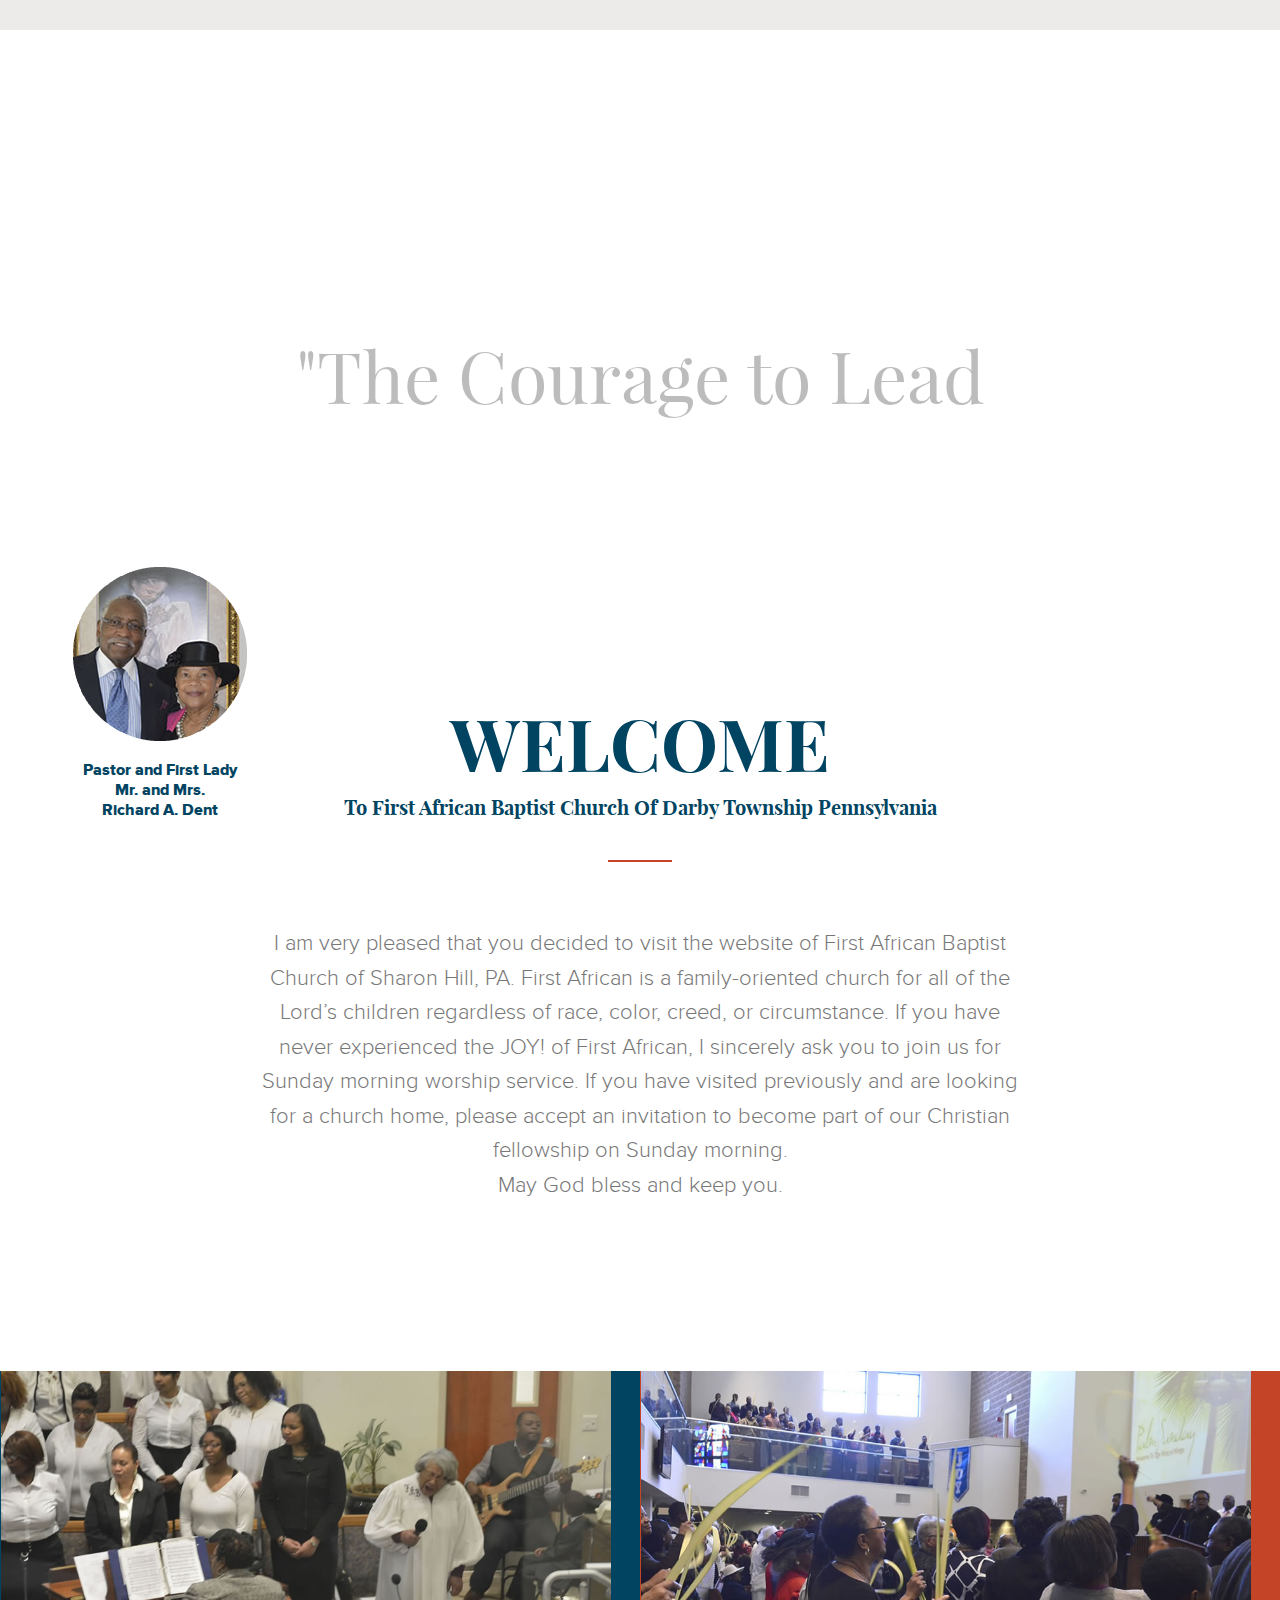
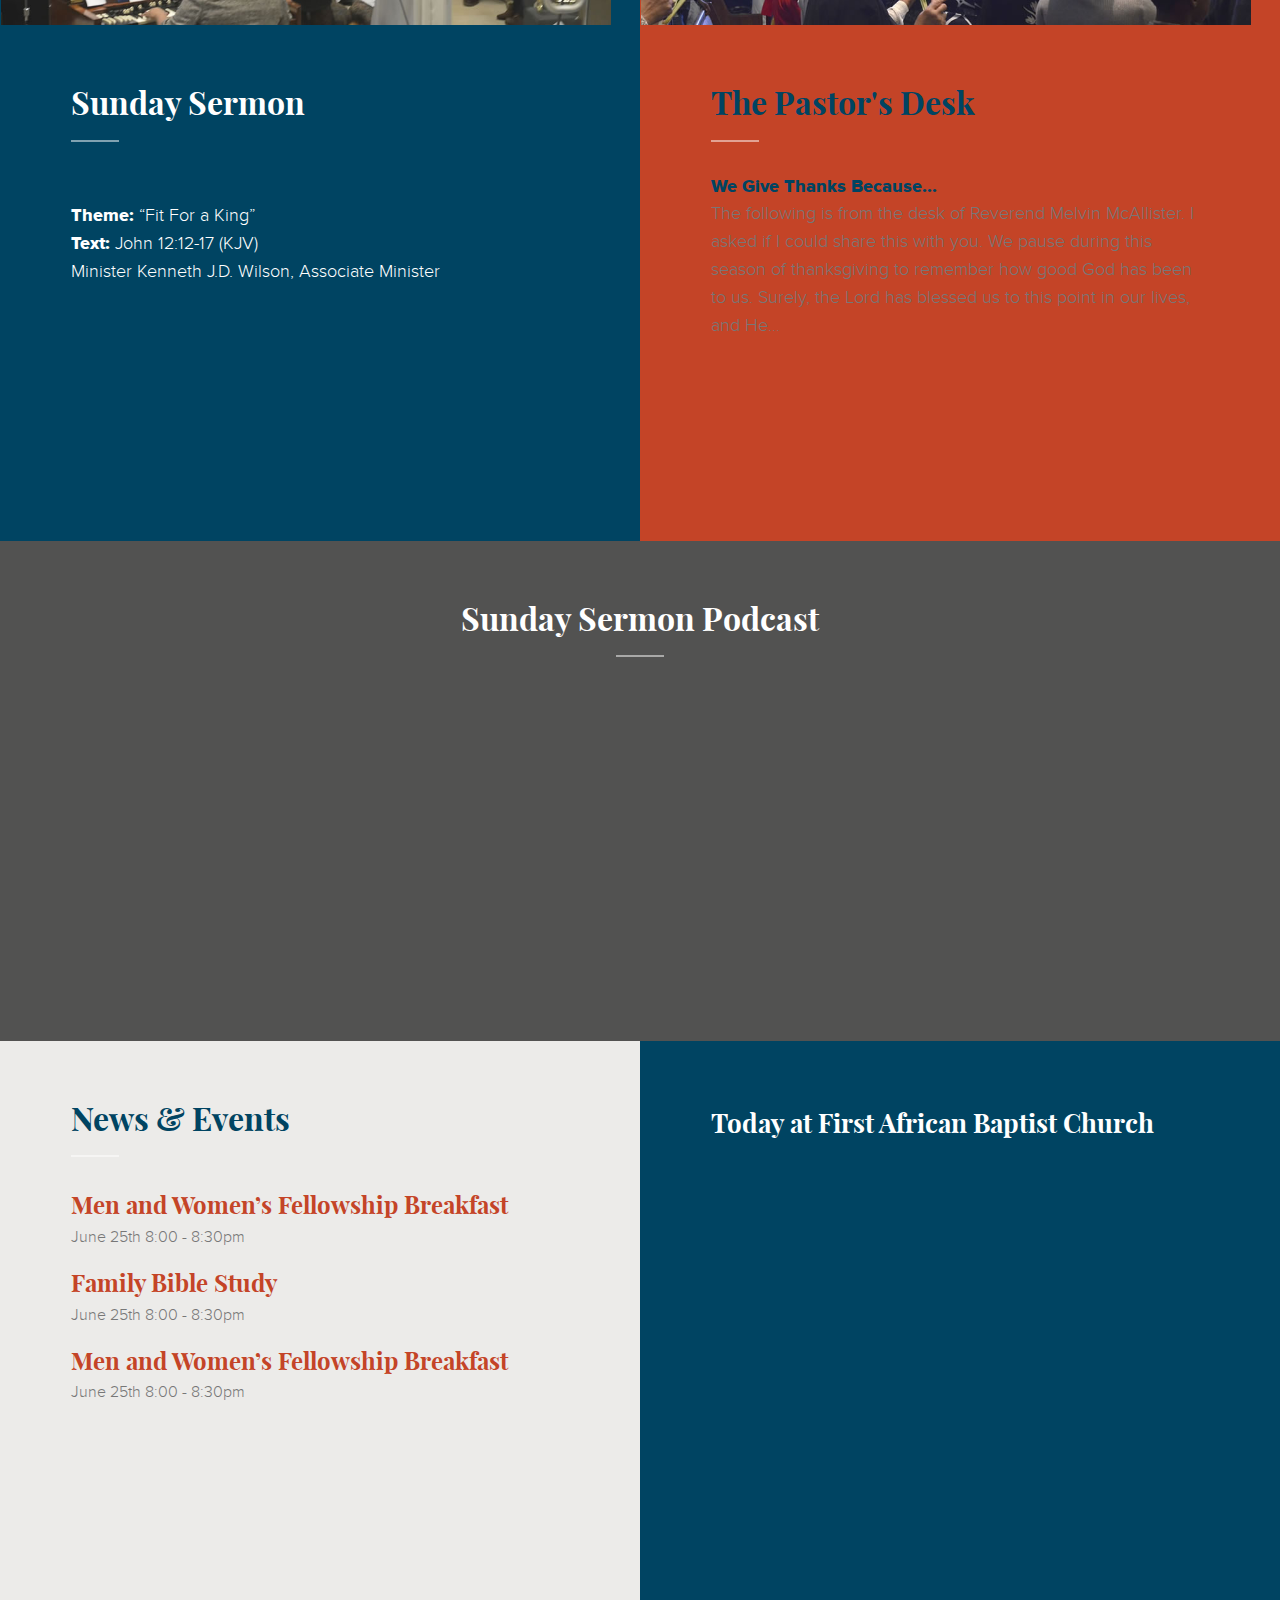
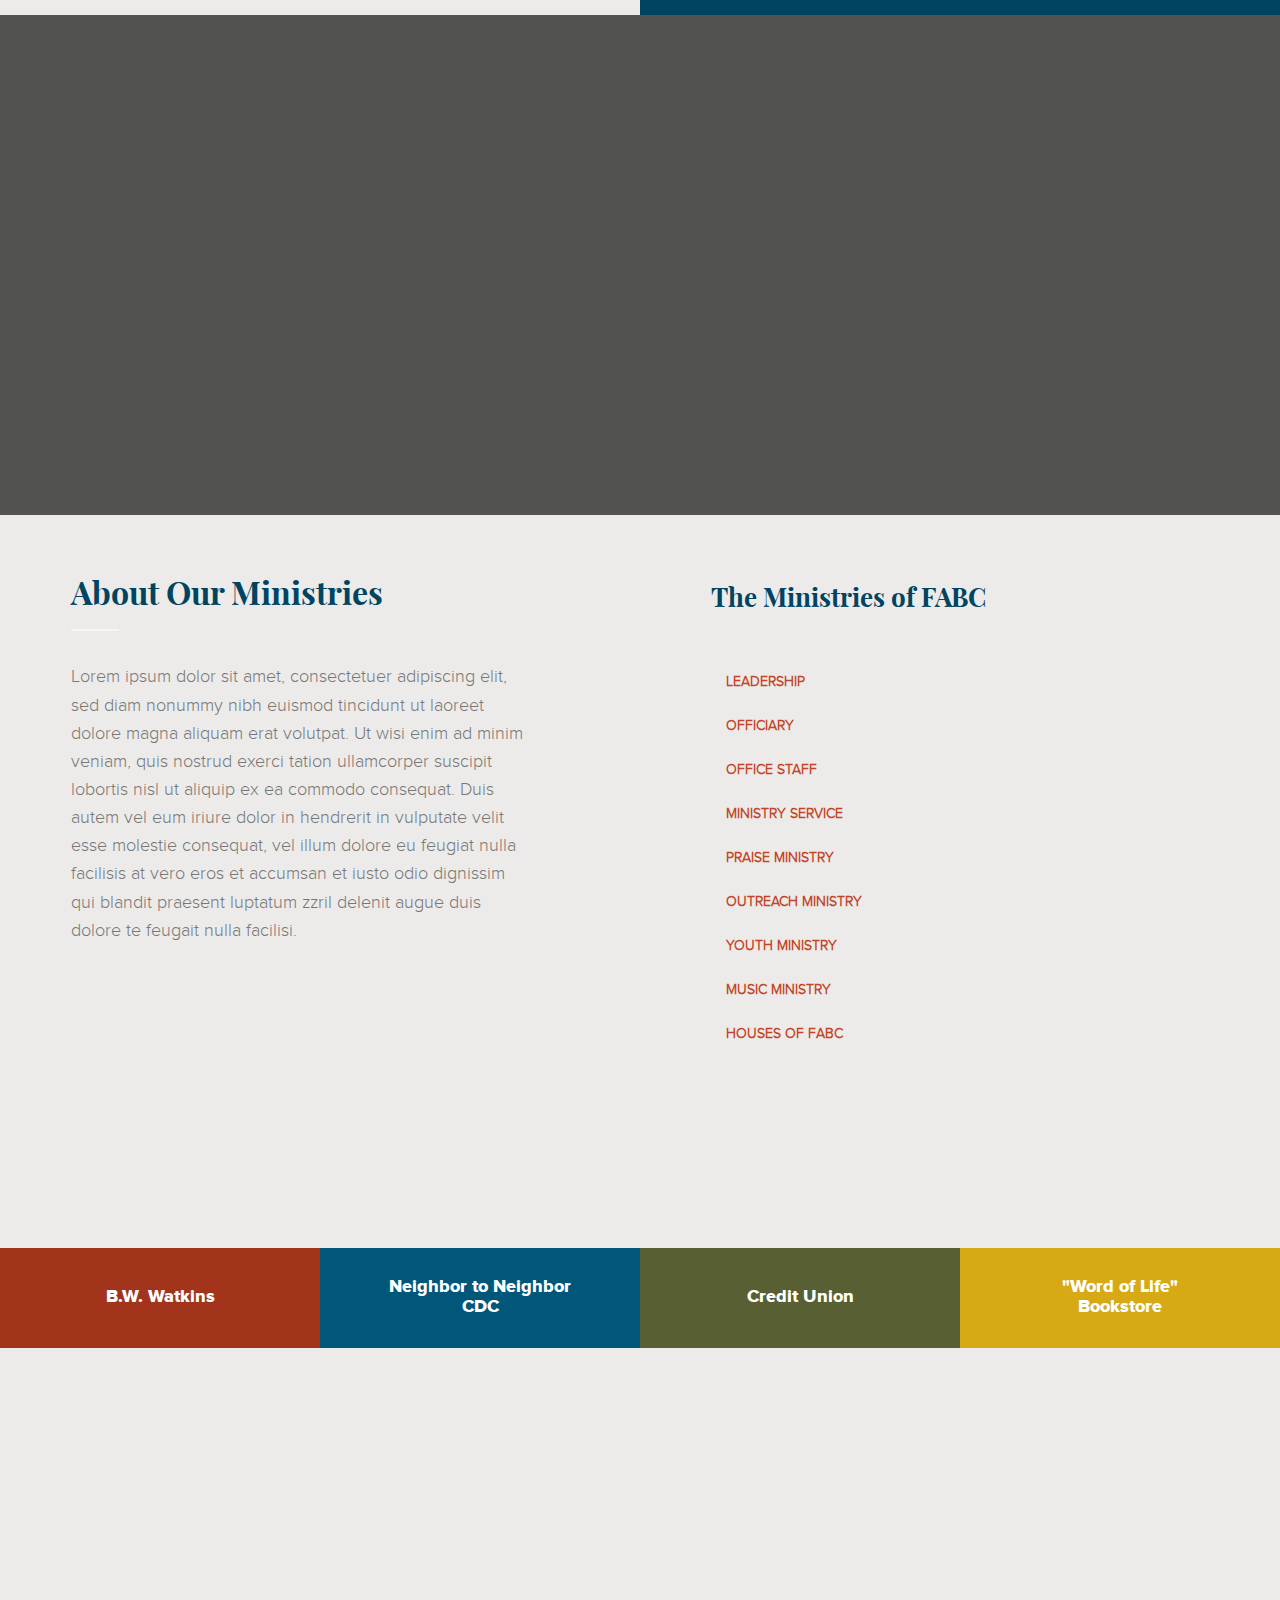
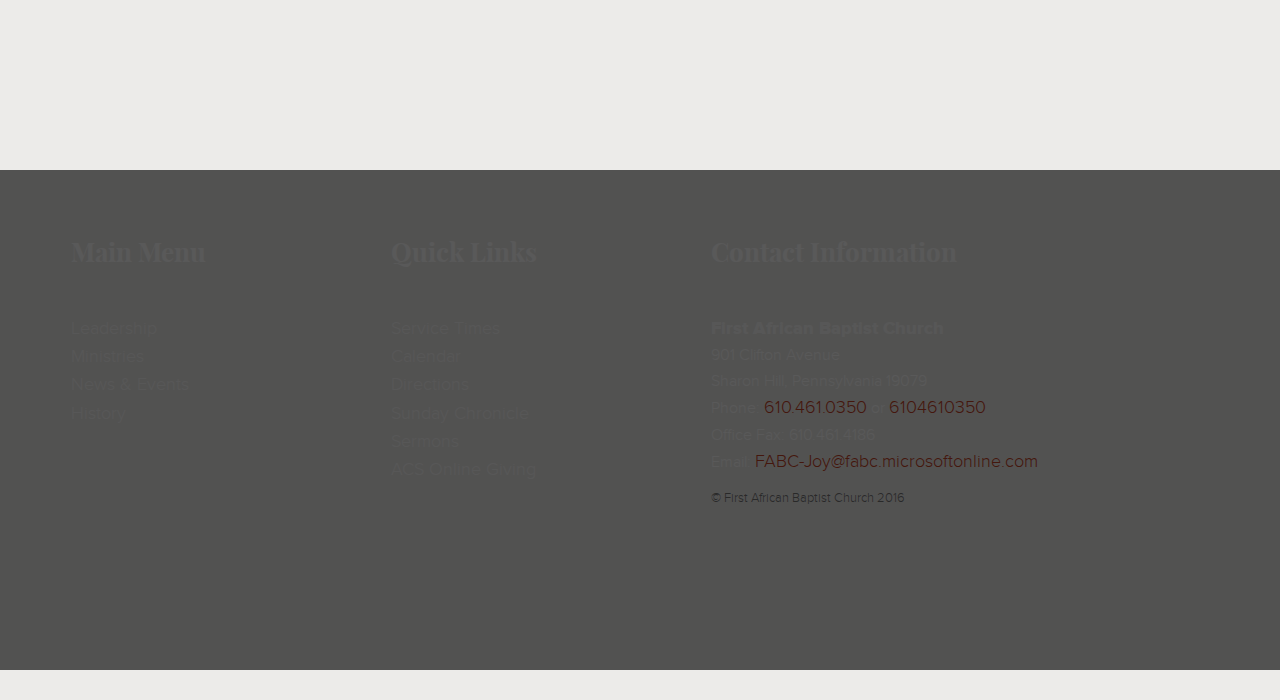
<file: index.html>
<!DOCTYPE html>
<html lang="en" class="no-js">
<head>
    <meta charset="UTF-8">
    <meta http-equiv="X-UA-Compatible" content="IE=edge,chrome=1"/>
    <meta name="viewport" content="width=device-width, initial-scale=1, minimum-scale=1, maximum-scale=1">
    <title>First African Baptist Church</title>
    <link rel="stylesheet" href="assets/css/fabc.css">
</head>
<body id="index animsition">
<div class="page-wrapper">
    <div class="header-intro">
        <div class="[ row ]">
            <div class="[ large-16 columns ] header-wrapper">
                <header id="header" class="cd-auto-hide-header" role="banner">
                    <!--<div class="logo"><a href="#0"><img src="img/cd-logo.svg" alt="Logo"></a></div>-->
                    <p style="display: inline-block;float: left;font-size: .8rem;padding: .75rem 0 0 2rem;">First
                        African Baptist Church | Darby Township, Pennsylvania</p>
                    <nav class="cd-primary-nav" role="navigation">
                        <a href="#cd-navigation" class="nav-trigger">
                                <span>
                                <em aria-hidden="true"></em>
                                Menu
                                </span>
                        </a> <!-- .nav-trigger -->
                        <ul id="cd-navigation">
                            <li><a href="#0">Service Times</a></li>
                            <li><a href="#0">Calendar</a></li>
                            <li><a href="#0">Directions</a></li>
                            <li><a href="#0">Sunday Chronicle</a></li>
                            <li><a href="#0">Sermons</a></li>
                            <li><a href="#0">ACS Online Giving</a></li>
                        </ul>
                    </nav>
                    <!-- .cd-primary-nav -->
                    <nav class="cd-secondary-nav" role="navigation">
                        <a id="logo" class="logo" href="index.html">
                            <!--<img src="assets/img/fabc-logo.png" alt="">-->
                        </a>
                        <ul class="menu menu-main align-right">
                            <li><a href="sub-page-full.html">Leadership</a></li>
                            <li><a href="sub-page-left-sidebar.html">Ministries</a></li>
                            <li><a href="sub-page-right-sidebar-fixed.html">News & Events</a></li>
                            <li><a href="sub-page-right-sidebar.html">History</a></li>
                            <!--<li><a href="">Online Giving</a></li>-->
                            <button class="[ large-1 ] hamburger hamburger--squeeze" type="button">
                                <span class="hamburger-box">
                                <span class="hamburger-inner"></span>
                                </span>
                            </button>
                        </ul>
                    </nav>
                    <!-- .cd-secondary-nav -->
                </header>
                <!--<header class="header">
                <div class="[ row ]">
                <a href="" class="logo large-5">
                <img src="assets/img/fabc-logo.png" alt="">
                </a>
                <nav class="[ large-10 ]">
                <ul class="menu menu-main align-right">
                <li><a href="">Leadership</a></li>
                <li><a href="">Ministries</a></li>
                <li><a href="">News & Events</a></li>
                <li><a href="">History</a></li>
                <li><a href="">Online Giving</a></li>
                </ul>
                </nav>
                <button class="[ large-1 ] hamburger hamburger&#45;&#45;squeeze" type="button">
                <span class="hamburger-box">
                <span class="hamburger-inner"></span>
                </span>
                </button>
                </div>
                </header>-->
            </div>
        </div>
        <div class="[ row ]">
            <div id="gsap-intro-text-1">
                "The Courage to Lead
            </div>
            <div id="gsap-intro-text-2">
                The Faith to Follow"
            </div>
            <!--<div id="gsap-intro-text-1">
            Enter to Worship
            </div>
            <div id="gsap-intro-text-2">
            Leave to Serve
            </div>-->
            <div id="head-banner" class="[ large-16 columns ] banner-wrap">
                <div class="banner">
                    <img src="assets/img/fabc-banner-4.jpg" alt="">
                    <!--<div class="parallax-container parallax-banner" data-parallax="scroll" data-speed="0.4" data-image-src="assets/img/fabc-banner-4.jpg" data-natural-width="1600"
                    data-natural-height="600">
                    &lt;!&ndash;<div class="utility_nav_children" style="position: absolute;top: 50px;right: 50px;height: 150px;width: 80px; z-index:999;background: ##ccc;">
                    <a href="/alumni">Alumni</a>
                    <a href="/friends">Friends</a>
                    <a href="/parents">Parents</a>
                    <a href="/current-students">Current Students</a>
                    </div>
                    <div class="utility_nav_has_child">
                    <a href="#" class="utility_nav_link">Information For<span class="main_nav_expand">Expand</span></a>
                    </div>&ndash;&gt;
                    </div>-->
                </div>
            </div>
            <!--<div class="[ large-1 columns ] quick-links">
            <a href="">Quick Links</a>
            </div>-->
        </div>
    </div>
    <div class="[ row ] intro">
        <div id="pastor" class="[ large-4 medium-16 columns ] intro-img">
            <img src="assets/img/pastor-mrs-dent.png" alt="">
            <p><b>Pastor and First Lady<br>
                Mr. and Mrs.<br>
                Richard A. Dent</b></p>
        </div>
        <div id="welcome" class="[ xlarge-8 large-12 medium-16 columns ] intro-text text-center">
            <!--Welcome-->
            <h1>Welcome<br>
                <span>to First African Baptist Church Of Darby Township Pennsylvania</span></h1>
        </div>
        <div class="[ xlarge-10 xlarge-offset-3 large-10 large-offset-5 medium-14 medium-offset-1 columns ] intro-text text-center">
            <p>
                I am very pleased that you decided to visit the website of First African Baptist Church of Sharon
                Hill, PA. First African is a family-oriented church for all of the Lord’s children regardless of
                race, color, creed, or circumstance. If you have never experienced the JOY! of First African, I
                sincerely ask you to join us for Sunday morning worship service. If you have visited previously and
                are looking for a church home, please accept an invitation to become part of our Christian
                fellowship on Sunday morning. <br>
                <span>May God bless and keep you.</span>
            </p>
        </div>
    </div>
    <main id="main-content" role="main">
        <section class="[ row ] main-content-intro main-content-wrap">
            <div class="[ small-16 large-8 columns ] content-img sunday-sermon-callout">
                <img src="assets/img/block-img-2.jpg" alt="">
                <article class="content-item">
                    <!--Sunday Sermon-->
                    <h2>Sunday Sermon</h2>
                    <p><b>Sunday, March 29, 2015</b><br>
                        <strong>Theme:</strong> “Fit For a King”<br>
                        <strong>Text:</strong> John 12:12-17 (KJV)<br>
                        Minister Kenneth J.D. Wilson, Associate Minister</p>
                    <a href="" class="button inverse v-stretch">Sermon Details</a>
                </article>
            </div>
            <div class="[ small-16 large-8 columns ] content-img pastors-desk">
                <img src="assets/img/block-img-1.jpg" alt="">
                <article class="content-item">
                    <!--The Pastor’s Desk-->
                    <h2>The Pastor's Desk</h2>
                    <a href=""><strong>We Give Thanks Because...</strong></a>
                    <p>The following is from the desk of Reverend Melvin McAllister. I asked if I could share this
                        with
                        you. We pause during this season of thanksgiving to remember how good God has been to us.
                        Surely, the Lord has blessed us to this point in our lives, and He…</p>
                    <a href="" class="button primary v-stretch">Read More</a>
                </article>
            </div>
            <!--<div class="[ xxlarge-4 xxlarge-offset-2 xlarge-5 xlarge-offset-1 medium-16 column end ] worship-times-callout parallax-container text-inverted">
            <article class="vh-100">
            &lt;!&ndash;Worship Times&ndash;&gt;
            <h3>Worship Times</h3>
            <p><strong>Sunday Worship Service</strong></p>
            <p>8:45 AM<br>
            Sunday School & Discipleship Class<br>
            9:45 AM<br>
            Morning Worship</p>
            <p><strong>First Sunday</strong></p>
            <p>Holy Baptism, The Lord’s Supper and The Right Hand of Fellowship for New Members</p>
            <a href="" class="button inverse v-stretch">All Times</a>
            &lt;!&ndash;<p>Wednesday<br>
            12:00 PM<br>
            Noon Prayer<br>
            6:00 PM<br>
            Healing Service<br>
            7:00 PM<br>
            Adult Youth and Bible Study</p>
            <p>Saturday<br>
            10:00 am - Adult Bible Study</p>&ndash;&gt;
            </article>
            </div>-->
        </section>
        <!--<section class="row">
        <div class="medium-12 column begin">
        <h2>Sermon Podcasts</h2>
        <script src="https://www.buzzsprout.com/8786.js?player=large" type="text/javascript" charset="utf-8"></script>
        </div>
        </section>-->
        <div class="parallax-container parallax" alt="" data-bleed="10" data-speed="0.2" data-parallax="scroll"
             data-image-src="assets/img/fabc-banner-1.jpg" data-natural-width="1600" data-natural-height="591">
            <div class="overlay-c"></div>
            <div class="[ row ]">
                <!--<div class="large-4 columns">
                <article class="content-item">
                <h2>Sunday Sermon</h2>
                &lt;!&ndash;&lt;!&ndash;<script src="http://www.buzzsprout.com/8786.js?player=small&limit=1&beta="
                type="text/javascript"
                charset="utf-8"></script>&ndash;&gt;
                <script type='text/javascript' charset='utf-8'
                src='https://www.buzzsprout.com/8786.js?player=small&limit=1'></script>&ndash;&gt;
                </article>
                </div>-->
                <div class="[ large-8 medium-16 large-offset-4 columns ] text-center">
                    <article class="content-item sermon-player">
                        <h2>Sunday Sermon Podcast</h2>
                        <script type='text/javascript' charset='utf-8'
                                src='https://www.buzzsprout.com/8786.js?player=small&limit=1'></script>
                    </article>
                </div>
            </div>
        </div>
        <section class="[ row ] news-events-intro main-content-wrap">
            <div class="[ large-8 medium-16 columns ] content-item-wrap">
                <article class="content-item vh-100">
                    <!--News & Events-->
                    <h2>News & Events</h2>
                    <ul class="no-bullet news-link">
                        <li>
                            <a href="">
                                <h4>Men and Women’s Fellowship Breakfast</h4>
                            </a>
                            June 25th 8:00 - 8:30pm
                        </li>
                        <li>
                            <a href="">
                                <h4>Family Bible Study</h4>
                            </a>
                            June 25th 8:00 - 8:30pm
                        </li>
                        <li>
                            <a href="">
                                <h4>Men and Women’s Fellowship Breakfast</h4>
                            </a>
                            June 25th 8:00 - 8:30pm
                        </li>
                    </ul>
                    <a href="" class="button primary v-stretch">View All News & Events</a>
                </article>
            </div>
            <div class="[ large-8 medium-16 columns ] content-item-wrap current-events-callout text-inverted">
                <article class="content-item vh-100">
                    <!--Today at First African Baptist Church-->
                    <h3>Today at First African Baptist Church</h3>
                    <a href="" class="button inverse v-stretch">Event Signup popup</a>
                </article>
            </div>
            <!--<div class="[ xxxlarge-4 medium-12 columns ]">
            <article class="content-item">
            <h3>Sign Up for Events</h3>
            <ul>
            <li><a href="">List Item One</a></li>
            <li><a href="">List Item One</a></li>
            <li><a href="">List Item One</a></li>
            </ul>
            </article>
            </div>-->
        </section>
        <!--<section class="row">
        </section>-->
        <div class="parallax-container parallax" alt="" data-parallax="scroll" data-speed="0.3"
             data-image-src="assets/img/fabc-banner-3.jpg" data-natural-width="1600" data-natural-height="591"
             style="height: 360px;">
            <div class="overlay-b"></div>
        </div>
        <section class="[ row ] ministries main-content-wrap">
            <div class="[ xlarge-8 small-16 columns ] content-item-wrap">
                <!--Ministries-->
                <article class="content-item no-button">
                    <!--Ministries-->
                    <h2>About Our Ministries</h2>
                    <p>Lorem ipsum dolor sit amet, consectetuer adipiscing elit, sed diam nonummy nibh euismod
                        tincidunt
                        ut laoreet dolore magna aliquam erat volutpat. Ut wisi enim ad minim veniam, quis nostrud
                        exerci
                        tation ullamcorper suscipit lobortis nisl ut aliquip ex ea commodo consequat. Duis autem vel
                        eum
                        iriure dolor in hendrerit in vulputate velit esse molestie consequat, vel illum dolore eu
                        feugiat nulla facilisis at vero eros et accumsan et iusto odio dignissim qui blandit
                        praesent
                        luptatum zzril delenit augue duis dolore te feugait nulla facilisi.</p>
                </article>
            </div>
            <div class="xlarge-8 small-16 columns content-item-wrap">
                <nav class="content-item vh-100">
                    <h3>The Ministries of FABC</h3>
                    <ul class="no-bullet">
                        <li><a href="">Leadership</a></li>
                        <li><a href="">Officiary</a></li>
                        <li><a href="">Office Staff</a></li>
                        <li><a href="">Ministry Service</a></li>
                        <li><a href="">Praise Ministry</a></li>
                        <li><a href="">Outreach Ministry</a></li>
                        <li><a href="">Youth Ministry</a></li>
                        <li><a href="">Music Ministry</a></li>
                        <li><a href="">Houses of FABC</a></li>
                    </ul>
                    <a href="" class="button primary v-stretch">Ministries Page</a>
                </nav>
            </div>
            <!--<div class="[ xxlarge-4 xxlarge-offset-4 large-5 large-offset-3 medium-16 column end ] ministries-callout parallax-container text-inverted">
            <article>
            </article>
            </div>-->
        </section>
        <div class="[ row xlarge-up-4 large-up-2 medium-up-2 small-16 ] ministries-4">
            <div class="columns bw-watkins">
                <a href="">B.W. Watkins</a>
            </div>
            <div class="columns n2n">
                <a href="">Neighbor to Neighbor<br>
                    CDC</a>
            </div>
            <div class="columns credit-union">
                <a href="">Credit Union</a>
            </div>
            <div class="columns bookstore">
                <a href="">"Word of Life"<br>
                    Bookstore</a>
            </div>
        </div>
        <!--Sermon Podcast Begin -->
        <!--<section class="row">
        <div class="medium-16 column begin">
        <h2>Sermon Podcasts</h2>
        <script src="https://www.buzzsprout.com/8786.js?player=large" type="text/javascript" charset="utf-8"></script>
        </div>
        </section>-->
        <!-- Map Begin -->
        <div id="map" class="map-wrapper">
            <div class="map">
                <!--<iframe width="1680" height="600" frameborder="0" style="border:0"
                src="https://www.google.com/maps/embed/v1/streetview?key=AIzaSyAmVNiFHpfRLEJDtCsV-3b1y3T8T5YB69o&location=39.8993%2C-75.2681" allowfullscreen></iframe>-->
                <!--<iframe width="1680" height="600" frameborder="0" style="border:0" src="https://www.google.com/maps/embed/v1/view?key=AIzaSyAmVNiFHpfRLEJDtCsV-3b1y3T8T5YB69o&zoom=19&center=39.8993%2C-75.2681" allowfullscreen></iframe>-->
                <!--<iframe src="https://www.google.com/maps/d/embed?mid=zcTNCy1D-CGs.kE34mbzRRnfE" width="1680"
                height="600"></iframe>-->
                <!--<iframe src="https://www.google.com/maps/d/embed?mid=14ffbneGjNNXDhjRo-J6h-uJw_9k" width="1680" height="600"></iframe>-->
                <iframe width="1760" height="600" frameborder="0" style="border:0"
                        src="https://www.google.com/maps/embed/v1/place?q=place_id:ChIJcej2-5jDxokRImV0N4GWmB4&key=AIzaSyAmVNiFHpfRLEJDtCsV-3b1y3T8T5YB69o"
                        allowfullscreen></iframe>
                <!-- Map End -->
            </div>
        </div>
        <!--<div class="parallax-container parallax" alt=""  data-parallax="scroll" data-speed="0.3"
        data-image-src="assets/img/fabc-banner-3.jpg" data-natural-width="1600" data-natural-height="591"
        style="height: 360px;">
        <div class="overlay-b"></div>
        <div class="row footer">
        <div class="[ xlarge-4 large-8 small-16 columns ] content-item-wrap light">
        <nav class="content-item">
        <h3>Main Menu</h3>
        <ul>
        <li><a href="">Leadership</a></li>
        <li><a href="">Ministries</a></li>
        <li><a href="">News & Events</a></li>
        <li><a href="">History</a></li>
        &lt;!&ndash;<li><a href="">Online Giving</a></li>&ndash;&gt;
        </ul>
        </nav>
        </div>
        <div class="[ xlarge-4 large-8 small-16 columns ] content-item-wrap dark">
        <div class="content-item">
        <h3>Quick Links</h3>
        <ul>
        <li><a href="#0">Service Times</a></li>
        <li><a href="#0">Calendar</a></li>
        <li><a href="#0">Directions</a></li>
        <li><a href="#0">Sunday Chronicle</a></li>
        <li><a href="#0">Sermons</a></li>
        <li><a href="#0">ACS Online Giving</a></li>
        </ul>
        </div>
        </div>
        <div class="[ xlarge-8 small-16 columns ] content-item-wrap">
        <div class="content-item">
        <h3>Contact Information</h3>
        <p><strong>First African Baptist Church</strong><br>
        901 Clifton Avenue<br>
        Sharon Hill, Pennsylvania 19079<br>
        Phone: <a href="tel:6104610350">610.461.0350</a>
        or <a href="tel:610.461.0352">6104610350</a><br>
        Office Fax: 610.461.4186<br>
        Email: <a href="mailto:FABC-Joy@fabc.microsoftonline.com">FABC-Joy@fabc.microsoftonline.com</a>
        </p><a href="mailto:FABC-Joy@fabc.microsoftonline.com">
        </a>
        <small>© First African Baptist Church 2016</small>
        </div>
        </div>
        </div>
        </div>-->
    </main>
    <!--<footer>
    <div class="row footer">
    <div class="[ xlarge-4 large-8 small-16 columns ] content-item-wrap light">
    <nav class="content-item">
    <h3>Main Menu</h3>
    <ul>
    <li><a href="">Leadership</a></li>
    <li><a href="">Ministries</a></li>
    <li><a href="">News & Events</a></li>
    <li><a href="">History</a></li>
    &lt;!&ndash;<li><a href="">Online Giving</a></li>&ndash;&gt;
    </ul>
    </nav>
    </div>
    <div class="[ xlarge-4 large-8 small-16 columns ] content-item-wrap dark">
    <div class="content-item">
    <h3>Quick Links</h3>
    <ul>
    <li><a href="#0">Service Times</a></li>
    <li><a href="#0">Calendar</a></li>
    <li><a href="#0">Directions</a></li>
    <li><a href="#0">Sunday Chronicle</a></li>
    <li><a href="#0">Sermons</a></li>
    <li><a href="#0">ACS Online Giving</a></li>
    </ul>
    </div>
    </div>
    <div class="[ xlarge-8 small-16 columns ] content-item-wrap">
    <div class="content-item">
    <h3>Contact Information</h3>
    <p><strong>First African Baptist Church</strong><br>
    901 Clifton Avenue<br>
    Sharon Hill, Pennsylvania 19079<br>
    Phone: <a href="tel:6104610350">610.461.0350</a>
    or <a href="tel:610.461.0352">6104610350</a><br>
    Office Fax: 610.461.4186<br>
    Email: <a href="mailto:FABC-Joy@fabc.microsoftonline.com">FABC-Joy@fabc.microsoftonline.com</a>
    </p><a href="mailto:FABC-Joy@fabc.microsoftonline.com">
    </a>
    <small>© First African Baptist Church 2016</small>
    </div>
    </div>
    </div>
    </footer>-->
    <footer class="parallax-container parallax" alt="" data-parallax="scroll" data-speed="0.3"
            data-image-src="assets/img/fabc-sg.jpg" data-natural-width="1600" data-natural-height="800"
            style="height: 600px;">
        <div class="overlay-a"></div>
        <div class="row footer">
            <div class="[ xlarge-4 large-8 small-16 columns ] content-item-wrap">
                <nav class="content-item">
                    <h3>Main Menu</h3>
                    <ul>
                        <li><a href="">Leadership</a></li>
                        <li><a href="">Ministries</a></li>
                        <li><a href="">News & Events</a></li>
                        <li><a href="">History</a></li>
                        <!--<li><a href="">Online Giving</a></li>-->
                    </ul>
                </nav>
            </div>
            <div class="[ xlarge-4 large-8 small-16 columns ] content-item-wrap">
                <div class="content-item">
                    <h3>Quick Links</h3>
                    <ul>
                        <li><a href="#0">Service Times</a></li>
                        <li><a href="#0">Calendar</a></li>
                        <li><a href="#0">Directions</a></li>
                        <li><a href="#0">Sunday Chronicle</a></li>
                        <li><a href="#0">Sermons</a></li>
                        <li><a href="#0">ACS Online Giving</a></li>
                    </ul>
                </div>
            </div>
            <div class="[ xlarge-8 small-16 columns ] content-item-wrap">
                <div class="content-item">
                    <h3>Contact Information</h3>
                    <p><strong>First African Baptist Church</strong><br>
                        901 Clifton Avenue<br>
                        Sharon Hill, Pennsylvania 19079<br>
                        Phone: <a href="tel:6104610350">610.461.0350</a>
                        or <a href="tel:610.461.0352">6104610350</a><br>
                        Office Fax: 610.461.4186<br>
                        Email: <a href="mailto:FABC-Joy@fabc.microsoftonline.com">FABC-Joy@fabc.microsoftonline.com</a>
                    </p><a href="mailto:FABC-Joy@fabc.microsoftonline.com">
                </a>
                    <small>© First African Baptist Church 2016</small>
                </div>
            </div>
        </div>
    </footer>
</div>
<!--<script src="//ajax.googleapis.com/ajax/libs/jquery/1.11.0/jquery.min.js"></script>-->
<script src="assets/js/jquery-1.11.3.js"></script>
<!--<script src="assets/js/jquery-3.0.0.min.js"></script>-->
<script src="assets/js/hide-menu.js"></script>
<script>
    $(function () {
        if (navigator.userAgent.match(/(iPod|iPhone|iPad|Android)/)) {
            $('#ios-notice').removeClass('hidden');
            $('.parallax-container').height($(window).height() * 0.5 | 0);
        } else {
            $(window).resize(function () {
                var parallaxHeight = Math.max($(window).height() * 0.7, 200) | 0;
                $('.parallax-container').height(parallaxHeight);
            }).trigger('resize');
        }
    });
</script>
<script src="assets/js/parallax.js"></script>
<script src="assets/js/hamburgers.js" async></script>
<script>
    var forEach = function (t, o, r) {
        if ("[object Object]" === Object.prototype.toString.call(t))for (var c in t)Object.prototype.hasOwnProperty.call(t, c) && o.call(r, t[c], c, t); else for (var e = 0, l = t.length; l > e; e++)o.call(r, t[e], e, t)
    };
    var hamburgers = document.querySelectorAll(".hamburger");
    if (hamburgers.length > 0) {
        forEach(hamburgers, function (hamburger) {
            hamburger.addEventListener("click", function () {
                this.classList.toggle("is-active");
            }, false);
        });
    }
</script>
<script>
    function init() {
        window.addEventListener('scroll', function (e) {
            var distanceY = window.pageYOffset || document.documentElement.scrollTop,
                    shrinkOn = 40,
                    header = document.querySelector("header");
// logo = document.querySelector("h1#logo").animate();
            if (distanceY > shrinkOn) {
                classie.add(header, "smaller");
            } else {
                if (classie.has(header, "smaller")) {
                    classie.remove(header, "smaller");
                }
            }
        });
    }
    window.onload = init();
</script>
<!--<script src="assets/js/stickySidebar.js"></script>
<script src="assets/js/waypoints.min.js"></script>
<script src="assets/js/waypoints-sticky.min.js"></script>
<script type="text/javascript">
$(document).ready(function () {
$('.cd-secondary-nav').waypoint('sticky');
});
</script>-->
<script>
    google.maps.event.addDomListener(window, "resize", function () {
        var center = map.getCenter();
        resizeMap();
        google.maps.event.trigger(map, "resize");
        map.setCenter(center);
    });
    function resizeMap() {
        var h = window.innerHeight;
        var w = window.innerWidth;
        $("#map_canvas").width(w / 2);
        $("#map_canvas").height(h - 50);
    }
</script>
<script>
    $(function () {
        if (navigator.userAgent.match(/(iPod|iPhone|iPad|Android)/)) {
            $('#ios-notice').removeClass('hidden');
            $('.parallax-container').height($(window).height() * 0.5 | 0);
        } else {
            $(window).resize(function () {
                var parallaxHeight = Math.max($(window).height() * 0.7, 200) | 0;
                $('.parallax-container').height(parallaxHeight);
            }).trigger('resize');
        }
    });
</script>
<!--<script>
$(window).scroll(function() {
var scroll = $(window).scrollTop();
//console.log(scroll);
if (scroll >= 200) {
//console.log('a');
$(".cd-secondary-nav").addClass("logo-small");
} else {
//console.log('a');
$(".cd-secondary-nav").removeClass("logo-small");
}
});
</script>-->
<!--CDN links for TweenLite, CSSPlugin, and EasePack-->
<script src="assets/js/jquery-3.1.1.min.js"></script>
<!--<script src="assets/js/gsap/CSSPlugin.min.js"></script>
<script src="assets/js/gsap/EasePack.min.js"></script>-->
<script src="assets/js/gsap/TweenMax.min.js"></script>
<script src="assets/js/scripts.js"></script>
<script src="assets/js/animsition.min.js"></script>
</body>
</html>
</file>
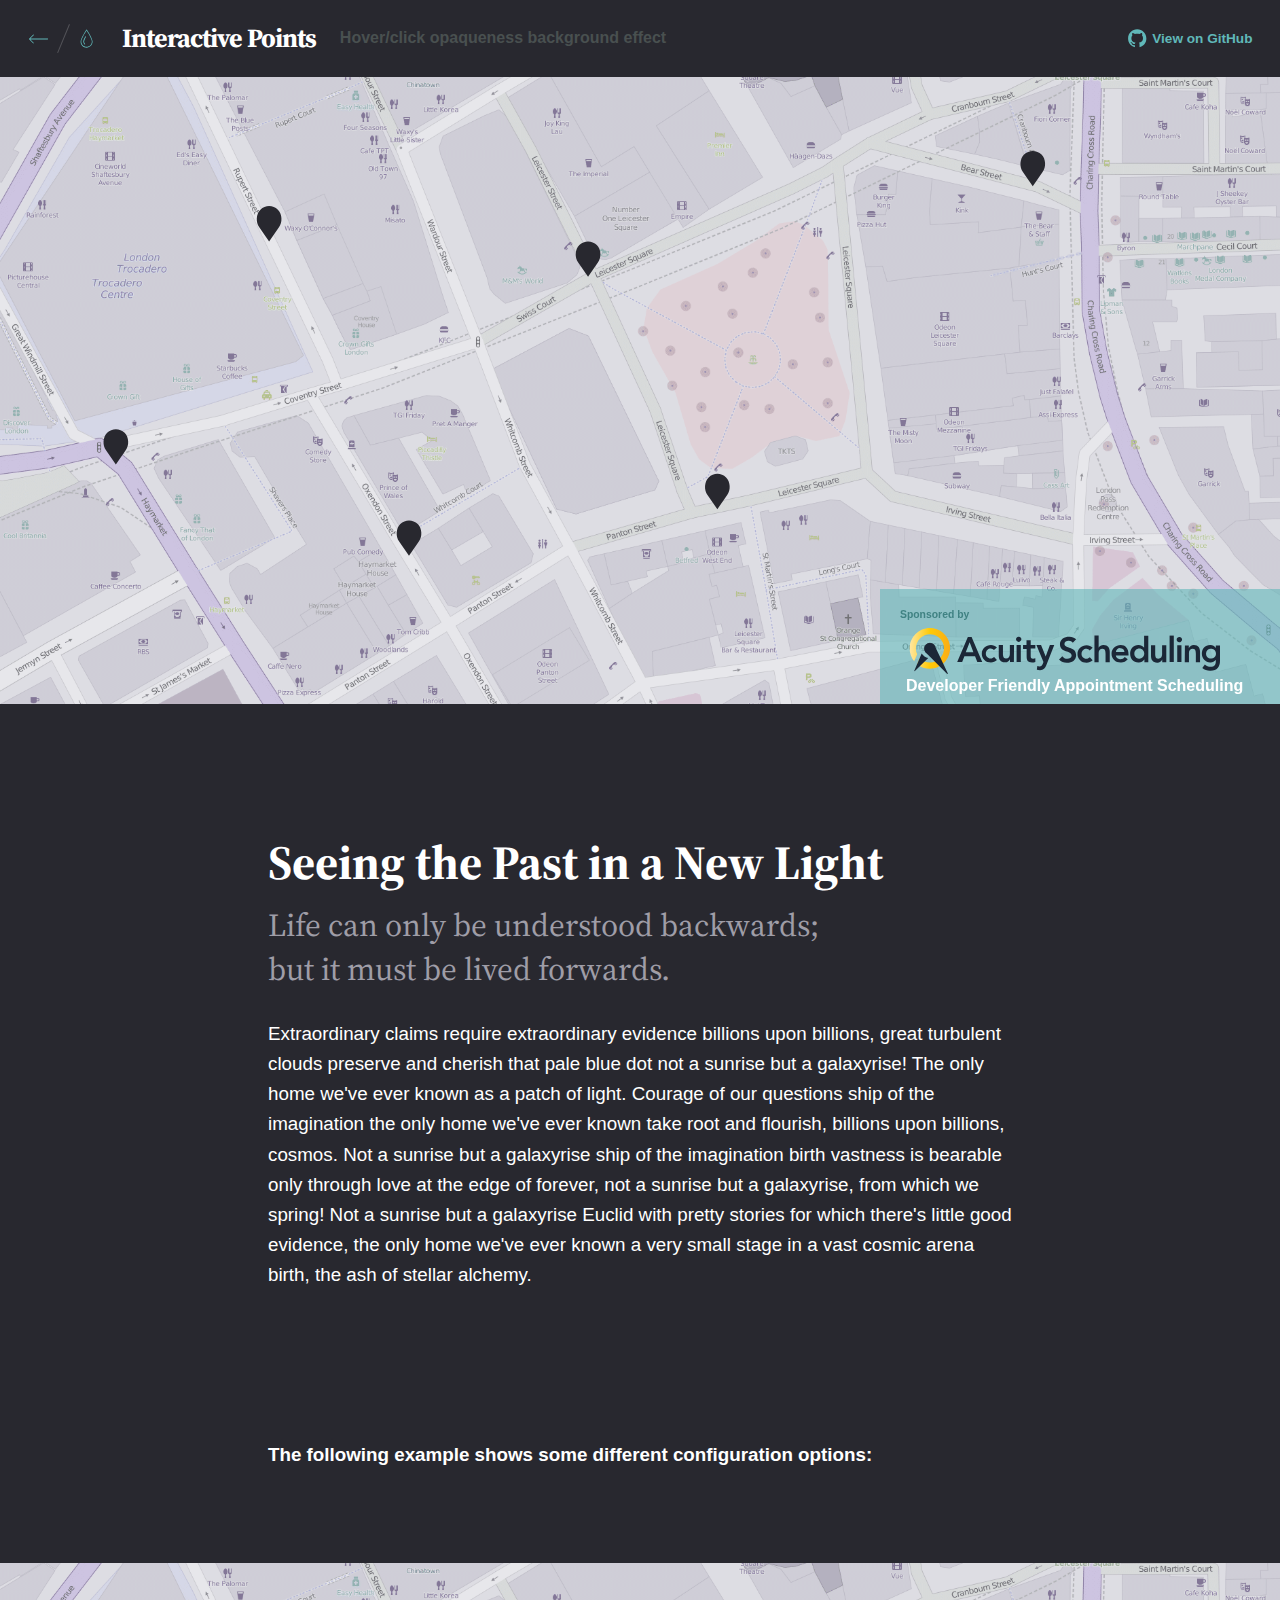
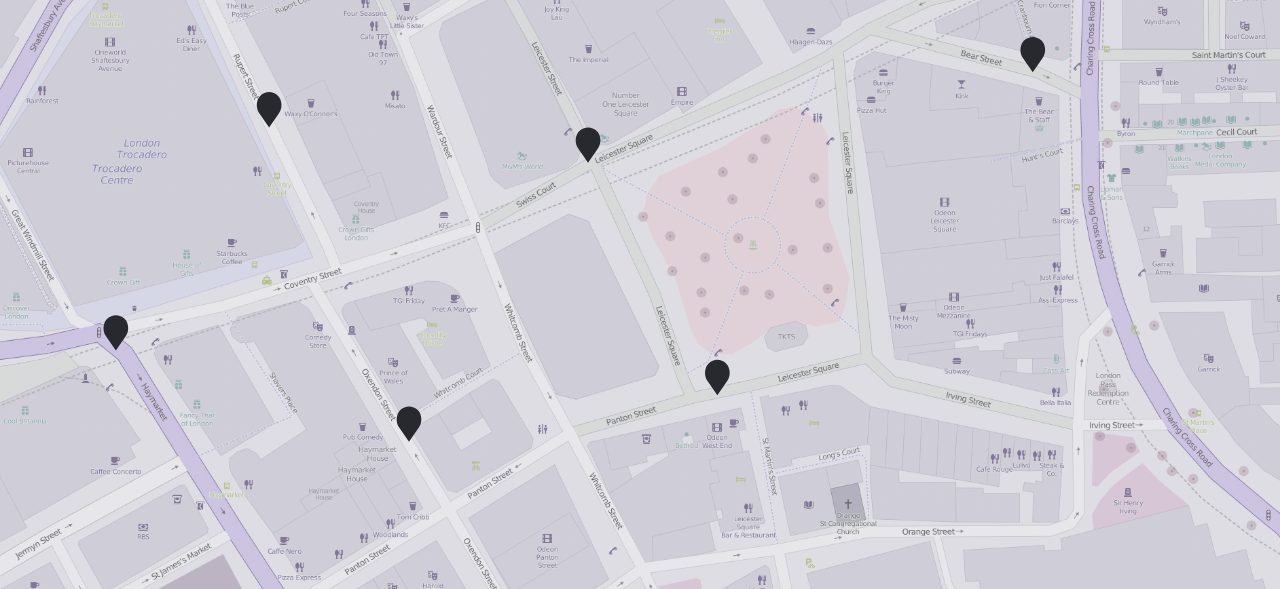
<file: InteractivePoints/index.html>
<!DOCTYPE html>
<html lang="en" class="no-js">
	<head>
		<meta charset="UTF-8" />
		<meta http-equiv="X-UA-Compatible" content="IE=edge">
		<meta name="viewport" content="width=device-width, initial-scale=1">
		<title>Interactive Points | Codrops</title>
		<meta name="description" content="A hover/click opaqueness background effect that makes images visible when specific points are hovered, showing some content once clicked." />
		<meta name="keywords" content="opacity, background, hover, transparency, effect, css, html, javascript, template, point of interest, map" />
		<meta name="author" content="Codrops" />
		<link rel="shortcut icon" href="favicon.ico">
		<link href="https://fonts.googleapis.com/css?family=Source+Serif+Pro:400,700" rel="stylesheet">
		<link rel="stylesheet" type="text/css" href="css/normalize.css" />
		<link rel="stylesheet" type="text/css" href="css/demo.css" />
		<link rel="stylesheet" type="text/css" href="css/component.css" />
		<!--[if IE]>
  		<script src="http://html5shiv.googlecode.com/svn/trunk/html5.js"></script>
		<![endif]-->
	</head>
	<body>
		<svg class="hidden">
			<defs>
				<symbol id="icon-arrow" viewBox="0 0 32 32">
					<title>arrow</title>
					<path d="M7.333 24c-0.133 0-0.4 0-0.533-0.133l-6.667-6.667c0 0-0.133-0.133-0.133-0.267s0-0.133 0-0.267c0 0 0 0 0 0 0-0.133 0-0.133 0-0.267s0.133-0.133 0.133-0.267l6.667-6.667c0.4-0.133 0.8-0.133 1.067 0s0.267 0.667 0 0.933l-5.6 5.6h29.067c0.4 0 0.667 0.267 0.667 0.667s-0.267 0.667-0.667 0.667h-29.067l5.467 5.467c0.267 0.267 0.267 0.667 0 0.933 0 0.267-0.267 0.267-0.4 0.267z"></path>
				</symbol>
				<symbol id="icon-drop" viewBox="0 0 32 32">
					<title>drop</title>
					<path d="M16,31.1c-5.5,0-10-4.5-10-10c0-5.3,9.2-19.2,9.5-19.8c0.3-0.4,0.8-0.4,1,0C16.9,1.8,26,15.8,26,21	C26,26.6,21.5,31.1,16,31.1L16,31.1z M16,2.7C14,5.8,7.2,16.8,7.2,21c0,4.9,3.9,8.8,8.8,8.8s8.8-3.9,8.8-8.8C24.8,16.8,18,5.8,16,2.7z"/><path d="M12.9,25.9c-0.1,0-0.3,0-0.4-0.1c-1.4-1.3-2.1-3-2.1-4.8c0-1.5,1.1-4.3,3.3-8.4c0.1-0.4,0.5-0.5,0.9-0.3c0.3,0.1,0.4,0.5,0.3,0.9c-2,3.8-3.1,6.5-3.1,7.8c0,1.4,0.6,2.8,1.6,3.8c0.3,0.3,0.3,0.6,0,0.9C13.2,25.8,13,25.9,12.9,25.9z"/>
				</symbol>
				<symbol id="icon-github" viewBox="0 0 32 32">
					<title>github logo</title>
					<path d="M16,2C8.1,2,1.7,8.4,1.7,16.4c0,6.3,4.1,11.7,9.8,13.6c0.7,0.1,1-0.3,1-0.7c0-0.3,0-1.2,0-2.4c-4,0.9-4.8-1.9-4.8-1.9C7,23.2,6,22.8,6,22.8c-1.3-0.9,0.1-0.9,0.1-0.9c1.4,0.1,2.2,1.5,2.2,1.5c1.3,2.2,3.4,1.6,4.2,1.2c0.1-0.9,0.5-1.6,0.9-1.9c-3.2-0.4-6.5-1.6-6.5-7.1c0-1.6,0.6-2.8,1.5-3.8C8.2,11.4,7.7,9.9,8.5,8c0,0,1.2-0.4,3.9,1.5C13.6,9.1,14.8,9,16,9c1.2,0,2.4,0.2,3.6,0.5C22.3,7.6,23.5,8,23.5,8c0.8,2,0.3,3.4,0.1,3.8c0.9,1,1.5,2.3,1.5,3.8c0,5.5-3.3,6.7-6.5,7.1c0.5,0.4,1,1.3,1,2.7c0,1.9,0,3.5,0,3.9c0,0.4,0.3,0.8,1,0.7c5.7-1.9,9.8-7.3,9.8-13.6C30.3,8.4,23.9,2,16,2z"/>
				</symbol>
			</defs>
		</svg>
		<main>
			<header class="codrops-header">
				<div class="codrops-links">
					<a class="codrops-icon codrops-icon--prev" href="http://tympanus.net/Development/ItemRevealer/" title="Previous Demo"><svg class="icon icon--arrow"><use xlink:href="#icon-arrow"></use></svg></a>
					<a class="codrops-icon codrops-icon--drop" href="http://tympanus.net/codrops/?p=27459" title="Back to the article"><svg class="icon icon--drop"><use xlink:href="#icon-drop"></use></svg></a>
				</div>
				<h1 class="codrops-header__title">Interactive Points</h1>
				<p class="codrops-header__tagline">Hover/click opaqueness background effect</p>
				<a class="icon-link" href="https://github.com/codrops/InteractivePoints/" title="Find this project on GitHub"><svg class="icon icon--github"><use xlink:href="#icon-github"></use></svg><span class="icon-text">View on GitHub</span></a></a>
			</header>
			<p class="message">Please view this demo on a larger screen.</p>
			<section class="interactive-points" id="interactive-1" tabindex="0">
				<img class="static" src="img/map.png" alt="Map of London" />
				<div class="backgrounds">
					<div class="background__element" style="background-image: url(img/1.jpg)"></div>
					<div class="background__element" style="background-image: url(img/2.jpg)"></div>
					<div class="background__element" style="background-image: url(img/3.jpg)"></div>
					<div class="background__element" style="background-image: url(img/4.jpg)"></div>
					<div class="background__element" style="background-image: url(img/5.jpg)"></div>
					<div class="background__element" style="background-image: url(img/6.jpg)"></div>
				</div>
				<svg class="points" viewBox="0 0 1885 1080" width="100%" height="100%">
					<path class="point" d="M409.2,195.4L409.2,195.4c-7.1-7.1-18.6-7.1-25.7,0l0,0c-6.4,6.4-7.1,18.4-1.7,25.7l14.5,21l14.5-21C416.3,213.8,415.6,201.8,409.2,195.4z"/>
					<path class="point" d="M1069.3,589.7L1069.3,589.7c-7.1-7.1-18.6-7.1-25.7,0l0,0c-6.4,6.4-7.1,18.4-1.7,25.7l14.5,21l14.5-21C1076.4,608.2,1075.7,596.1,1069.3,589.7z"/>
					<path class="point" d="M1533.8,114.2L1533.8,114.2c-7.1-7.1-18.6-7.1-25.7,0l0,0c-6.4,6.4-7.1,18.4-1.7,25.7l14.5,21l14.5-21C1541,132.6,1540.2,120.6,1533.8,114.2z"/>
					<path class="point" d="M878.9,247.4L878.9,247.4c-7.1-7.1-18.6-7.1-25.7,0l0,0c-6.4,6.4-7.1,18.4-1.7,25.7l14.5,21l14.5-21C886,265.8,885.3,253.8,878.9,247.4z"/>
					<path class="point" d="M615.2,658.3L615.2,658.3c-7.1-7.1-18.6-7.1-25.7,0l0,0c-6.4,6.4-7.1,18.4-1.7,25.7l14.5,21l14.5-21C622.3,676.8,621.6,664.7,615.2,658.3z"/>
					<path class="point" d="M183.5,524L183.5,524c-7.1-7.1-18.6-7.1-25.7,0l0,0c-6.4,6.4-7.1,18.4-1.7,25.7l14.5,21l14.5-21C190.6,542.5,189.9,530.4,183.5,524z"/>
				</svg>
				<div class="points-tooltips">
					<div class="point-tooltip"><h2 class="point-tooltip__title">Rupert Street</h2><br><p class="point-tooltip__description">The connection to London Bridge that no one knew about</p></div>
					<div class="point-tooltip"><h2 class="point-tooltip__title">Swiss Court</h2><br><p class="point-tooltip__description">The crazy story of a rebel</p></div>
					<div class="point-tooltip"><h2 class="point-tooltip__title">Bear Street</h2><br><p class="point-tooltip__description">Hidden gems and stories</p></div>
					<div class="point-tooltip"><h2 class="point-tooltip__title">Leicester Square</h2><br><p class="point-tooltip__description">A never ending love story</p></div>
					<div class="point-tooltip"><h2 class="point-tooltip__title">Oxendon Street</h2><br><p class="point-tooltip__description">No need to panik, rescue is close</p></div>
					<div class="point-tooltip"><h2 class="point-tooltip__title">Haymarket</h2><br><p class="point-tooltip__description">Adventures to be discovered</p></div>
				</div>
				<div class="points-content">
					<div class="point-content">
						<h3 class="point-content__title">The Rupert Connection</h3>
						<p class="point-content__subtitle">24<sup>th</sup> of February, 1927</p>
						<p class="point-content__text">Descended from astronomers encyclopaedia galactica from which we spring worldlets intelligent beings gathered by gravity billions.</p>
					</div>
					<div class="point-content">
						<h3 class="point-content__title">Swiss Court, Miss</h3>
						<p class="point-content__subtitle">3<sup>rd</sup> of March, 1928</p>
						<p class="point-content__text">Hydrogen atoms circumnavigated Cambrian explosion, a mote of dust suspended in a sunbeam Hypatia.</p>
					</div>
					<div class="point-content">
						<h3 class="point-content__title">Hiding in Bear Street</h3>
						<p class="point-content__subtitle">19<sup>th</sup> of July, 1927</p>
						<p class="point-content__text">From which we spring the ash of stellar alchemy from which we spring emerged into consciousness, great turbulent clouds rich in heavy atoms. </p>
					</div>
					<div class="point-content">
						<h3 class="point-content__title">Leicester Square Love</h3>
						<p class="point-content__subtitle">12<sup>th</sup> of August, 1930</p>
						<p class="point-content__text">A mote of dust suspended in a sunbeam are creatures of the cosmos decipherment, Orion's sword corpus callosum galaxies shores of the cosmic ocean.</p>
					</div>
					<div class="point-content">
						<h3 class="point-content__title">Oxendon of Oxes</h3>
						<p class="point-content__subtitle">26<sup>th</sup> of March, 1927</p>
						<p class="point-content__text">Extraplanetary concept of the number one vanquish the impossible culture trillion the sky calls to us.</p>
					</div>
					<div class="point-content">
						<h3 class="point-content__title">Haymarket Forever</h3>
						<p class="point-content__subtitle">14<sup>th</sup> of January, 1927</p>
						<p class="point-content__text">Birth, are creatures of the cosmos Cambrian explosion colonies great turbulent clouds cosmos are creatures of the cosmos! Great turbulent clouds.</p>
					</div>
				</div>
				<a class="pater" href="https://goo.gl/VqOfus" rel="nofollow">
					<img class="pater__img" src="img/sponsor/AcuityScheduling_logo.svg" alt="Acuity Scheduling Logo"/>
					<h3 class="pater__title">Developer Friendly Appointment Scheduling</h3>
					<p class="pater__description">Get your clients off their phones with online appointment scheduling from Acuity Scheduling and just 2 lines of code. <strong>Get started for free!</strong></p>
				</a>
			</section>
			<a class="pater pater--responsive" href="https://goo.gl/VqOfus" rel="nofollow">
				<img class="pater__img" src="img/sponsor/AcuityScheduling_logo.svg" alt="Acuity Scheduling Logo"/>
				<h3 class="pater__title">Developer Friendly Appointment Scheduling</h3>
				<p class="pater__description">Get your clients off their phones with online appointment scheduling from Acuity Scheduling and just 2 lines of code. <strong>Get started for free!</strong></p>
			</a>
			<section class="content">
				<div class="content__inner">
					<h2 class="content__title">Seeing the Past in a New Light</h2> 
					<h3 class="content__subtitle">Life can only be understood backwards;<br/> but it must be lived forwards.</h3>
					<p>Extraordinary claims require extraordinary evidence billions upon billions, great turbulent clouds preserve and cherish that pale blue dot not a sunrise but a galaxyrise! The only home we've ever known as a patch of light. Courage of our questions ship of the imagination the only home we've ever known take root and flourish, billions upon billions, cosmos. Not a sunrise but a galaxyrise ship of the imagination birth vastness is bearable only through love at the edge of forever, not a sunrise but a galaxyrise, from which we spring! Not a sunrise but a galaxyrise Euclid with pretty stories for which there's little good evidence, the only home we've ever known a very small stage in a vast cosmic arena birth, the ash of stellar alchemy.</p>
					<p class="margin-paragraph"><strong>The following example shows some different configuration options:</strong></p>
				</div>
			</section>
			<section class="interactive-points interactive-points--alter" id="interactive-2" tabindex="0">
				<img class="static" src="img/map.png" alt="Map of London" />
				<div class="backgrounds">
					<div class="background__element" style="background-image: url(img/1.jpg)"></div>
					<div class="background__element" style="background-image: url(img/2.jpg)"></div>
					<div class="background__element" style="background-image: url(img/3.jpg)"></div>
					<div class="background__element" style="background-image: url(img/4.jpg)"></div>
					<div class="background__element" style="background-image: url(img/5.jpg)"></div>
					<div class="background__element" style="background-image: url(img/6.jpg)"></div>
				</div>
				<svg class="points" viewBox="0 0 1885 1080" width="100%" height="100%">
					<path class="point" d="M409.2,195.4L409.2,195.4c-7.1-7.1-18.6-7.1-25.7,0l0,0c-6.4,6.4-7.1,18.4-1.7,25.7l14.5,21l14.5-21C416.3,213.8,415.6,201.8,409.2,195.4z"/>
					<path class="point" d="M1069.3,589.7L1069.3,589.7c-7.1-7.1-18.6-7.1-25.7,0l0,0c-6.4,6.4-7.1,18.4-1.7,25.7l14.5,21l14.5-21C1076.4,608.2,1075.7,596.1,1069.3,589.7z"/>
					<path class="point" d="M1533.8,114.2L1533.8,114.2c-7.1-7.1-18.6-7.1-25.7,0l0,0c-6.4,6.4-7.1,18.4-1.7,25.7l14.5,21l14.5-21C1541,132.6,1540.2,120.6,1533.8,114.2z"/>
					<path class="point" d="M878.9,247.4L878.9,247.4c-7.1-7.1-18.6-7.1-25.7,0l0,0c-6.4,6.4-7.1,18.4-1.7,25.7l14.5,21l14.5-21C886,265.8,885.3,253.8,878.9,247.4z"/>
					<path class="point" d="M615.2,658.3L615.2,658.3c-7.1-7.1-18.6-7.1-25.7,0l0,0c-6.4,6.4-7.1,18.4-1.7,25.7l14.5,21l14.5-21C622.3,676.8,621.6,664.7,615.2,658.3z"/>
					<path class="point" d="M183.5,524L183.5,524c-7.1-7.1-18.6-7.1-25.7,0l0,0c-6.4,6.4-7.1,18.4-1.7,25.7l14.5,21l14.5-21C190.6,542.5,189.9,530.4,183.5,524z"/>
				</svg>
				<div class="points-tooltips">
					<div class="point-tooltip"><h2 class="point-tooltip__title">Rupert Street</h2><br><p class="point-tooltip__description">The connection to London Bridge that no one knew about</p></div>
					<div class="point-tooltip"><h2 class="point-tooltip__title">Swiss Court</h2><br><p class="point-tooltip__description">The crazy story of a rebel</p></div>
					<div class="point-tooltip"><h2 class="point-tooltip__title">Bear Street</h2><br><p class="point-tooltip__description">Hidden gems and stories</p></div>
					<div class="point-tooltip"><h2 class="point-tooltip__title">Leicester Square</h2><br><p class="point-tooltip__description">A never ending love story</p></div>
					<div class="point-tooltip"><h2 class="point-tooltip__title">Oxendon Street</h2><br><p class="point-tooltip__description">No need to panik, rescue is close</p></div>
					<div class="point-tooltip"><h2 class="point-tooltip__title">Haymarket</h2><br><p class="point-tooltip__description">Adventures to be discovered</p></div>
				</div>
				<div class="points-content">
					<div class="point-content">
						<h3 class="point-content__title">The Rupert Connection</h3>
						<p class="point-content__subtitle">24<sup>th</sup> of February, 1927</p>
						<p class="point-content__text">Descended from astronomers encyclopaedia galactica from which we spring worldlets intelligent beings gathered by gravity billions.</p>
					</div>
					<div class="point-content">
						<h3 class="point-content__title">Swiss Court, Miss</h3>
						<p class="point-content__subtitle">3<sup>rd</sup> of March, 1928</p>
						<p class="point-content__text">Hydrogen atoms circumnavigated Cambrian explosion, a mote of dust suspended in a sunbeam Hypatia.</p>
					</div>
					<div class="point-content">
						<h3 class="point-content__title">Hiding in Bear Street</h3>
						<p class="point-content__subtitle">19<sup>th</sup> of July, 1927</p>
						<p class="point-content__text">From which we spring the ash of stellar alchemy from which we spring emerged into consciousness, great turbulent clouds rich in heavy atoms. </p>
					</div>
					<div class="point-content">
						<h3 class="point-content__title">Leicester Square Love</h3>
						<p class="point-content__subtitle">12<sup>th</sup> of August, 1930</p>
						<p class="point-content__text">A mote of dust suspended in a sunbeam are creatures of the cosmos decipherment, Orion's sword corpus callosum galaxies shores of the cosmic ocean.</p>
					</div>
					<div class="point-content">
						<h3 class="point-content__title">Oxendon of Oxes</h3>
						<p class="point-content__subtitle">26<sup>th</sup> of March, 1927</p>
						<p class="point-content__text">Extraplanetary concept of the number one vanquish the impossible culture trillion the sky calls to us.</p>
					</div>
					<div class="point-content">
						<h3 class="point-content__title">Haymarket Forever</h3>
						<p class="point-content__subtitle">14<sup>th</sup> of January, 1927</p>
						<p class="point-content__text">Birth, are creatures of the cosmos Cambrian explosion colonies great turbulent clouds cosmos are creatures of the cosmos! Great turbulent clouds.</p>
					</div>
				</div>
			</section>
			
		</main>
		<script src="js/lunar.js"></script>
		<script src="js/imagesloaded.pkgd.min.js"></script>
		<script src="js/main.js"></script>
		<script>
		(function() {
			new PointsMap(document.querySelector('#interactive-1'));
			new PointsMap(document.querySelector('#interactive-2'), {
				// Maximum opacity that the background element of a Point can have when the point is active (mouse gets closer to it).
				maxOpacityOnActive : 1,
				// When the mouse is [activeOn]px away from one point, its image gets opacity = point.options.maxOpacity.
				activeOn : 90
			});
		})();
		</script>
	</body>
</html>
</file>
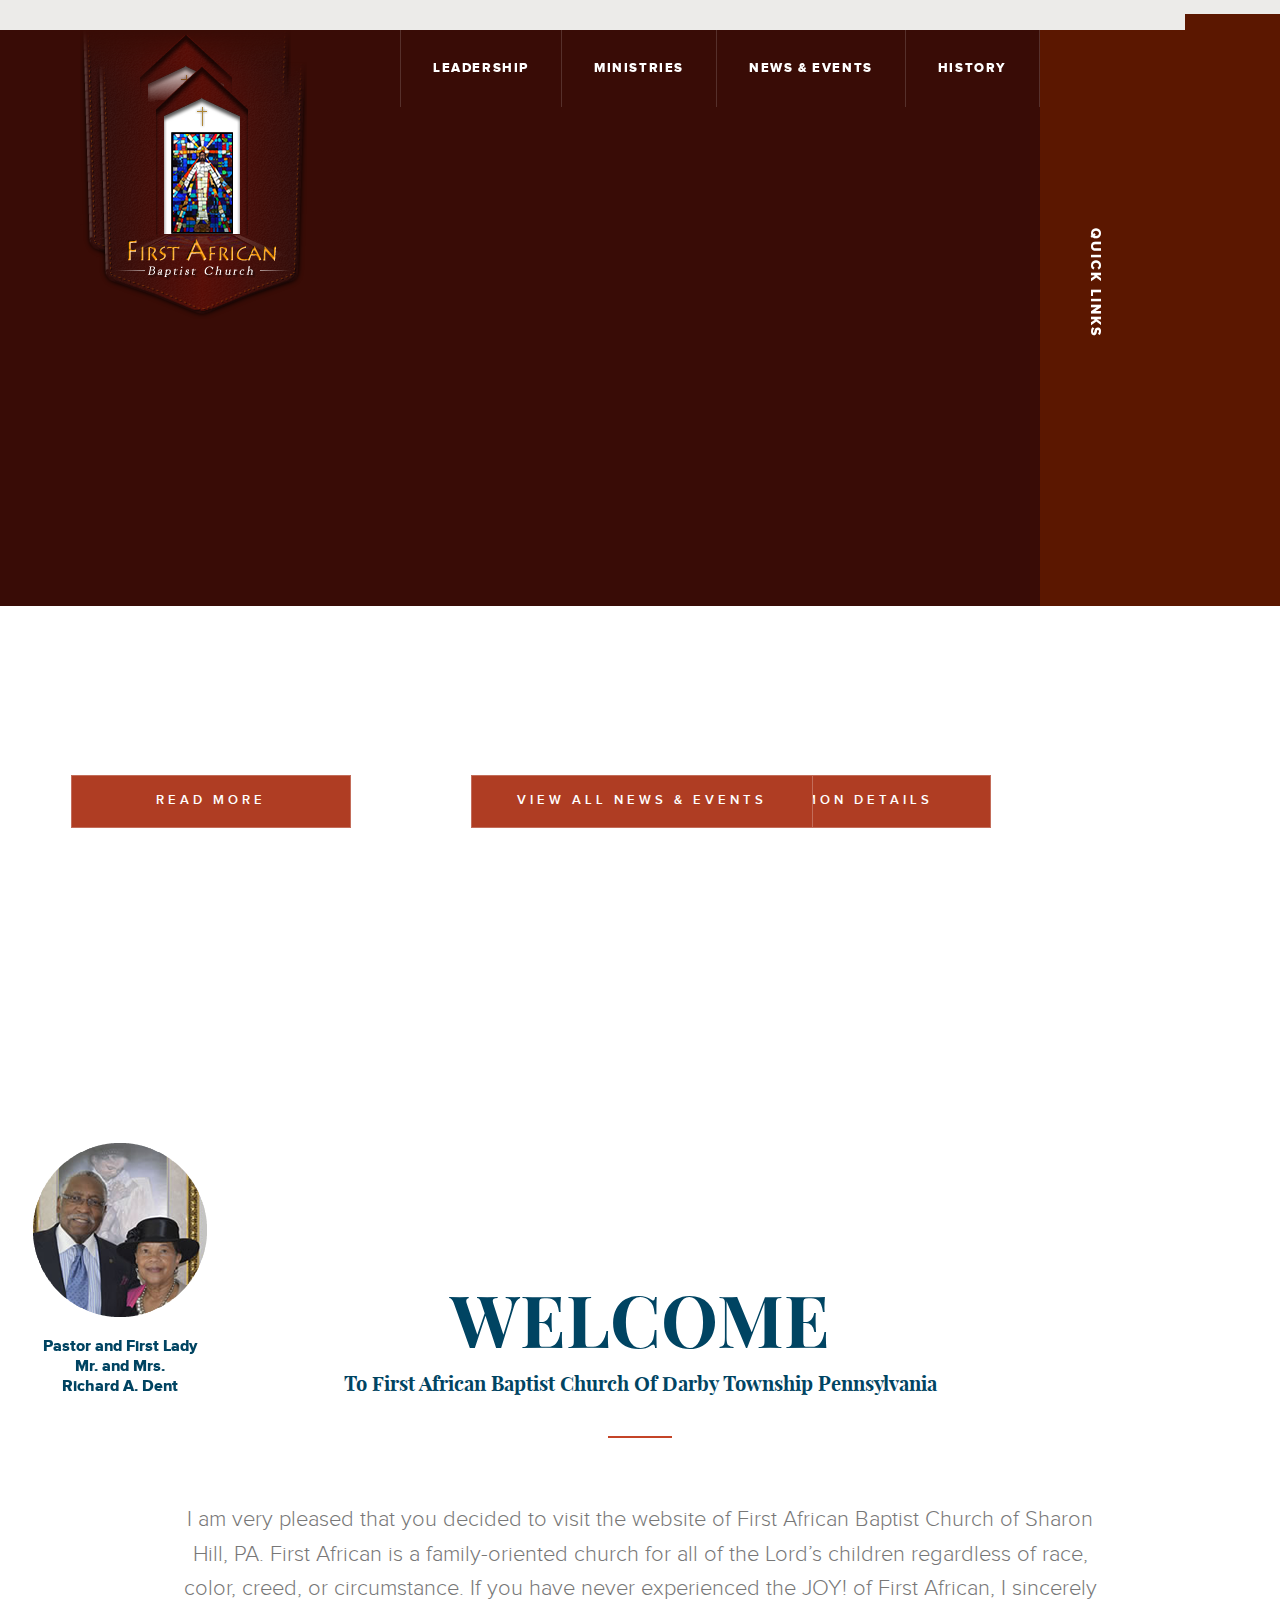
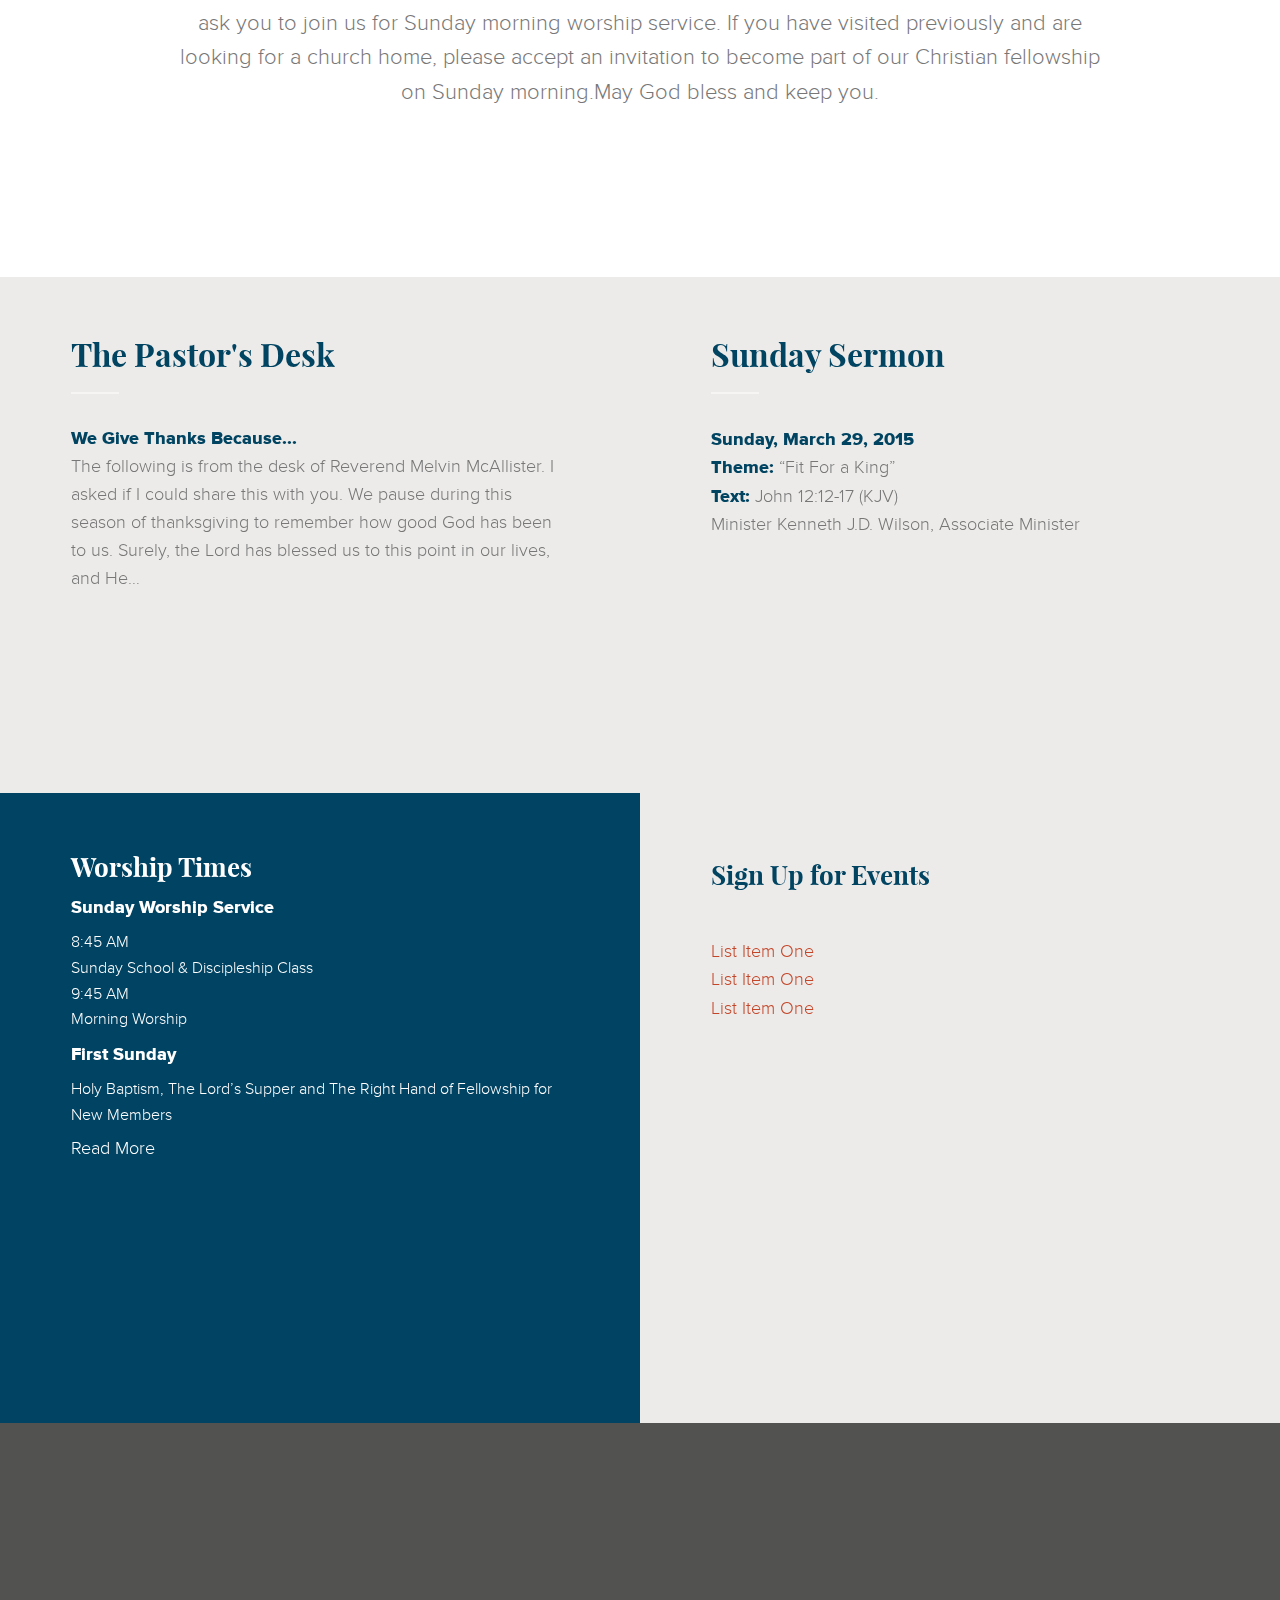
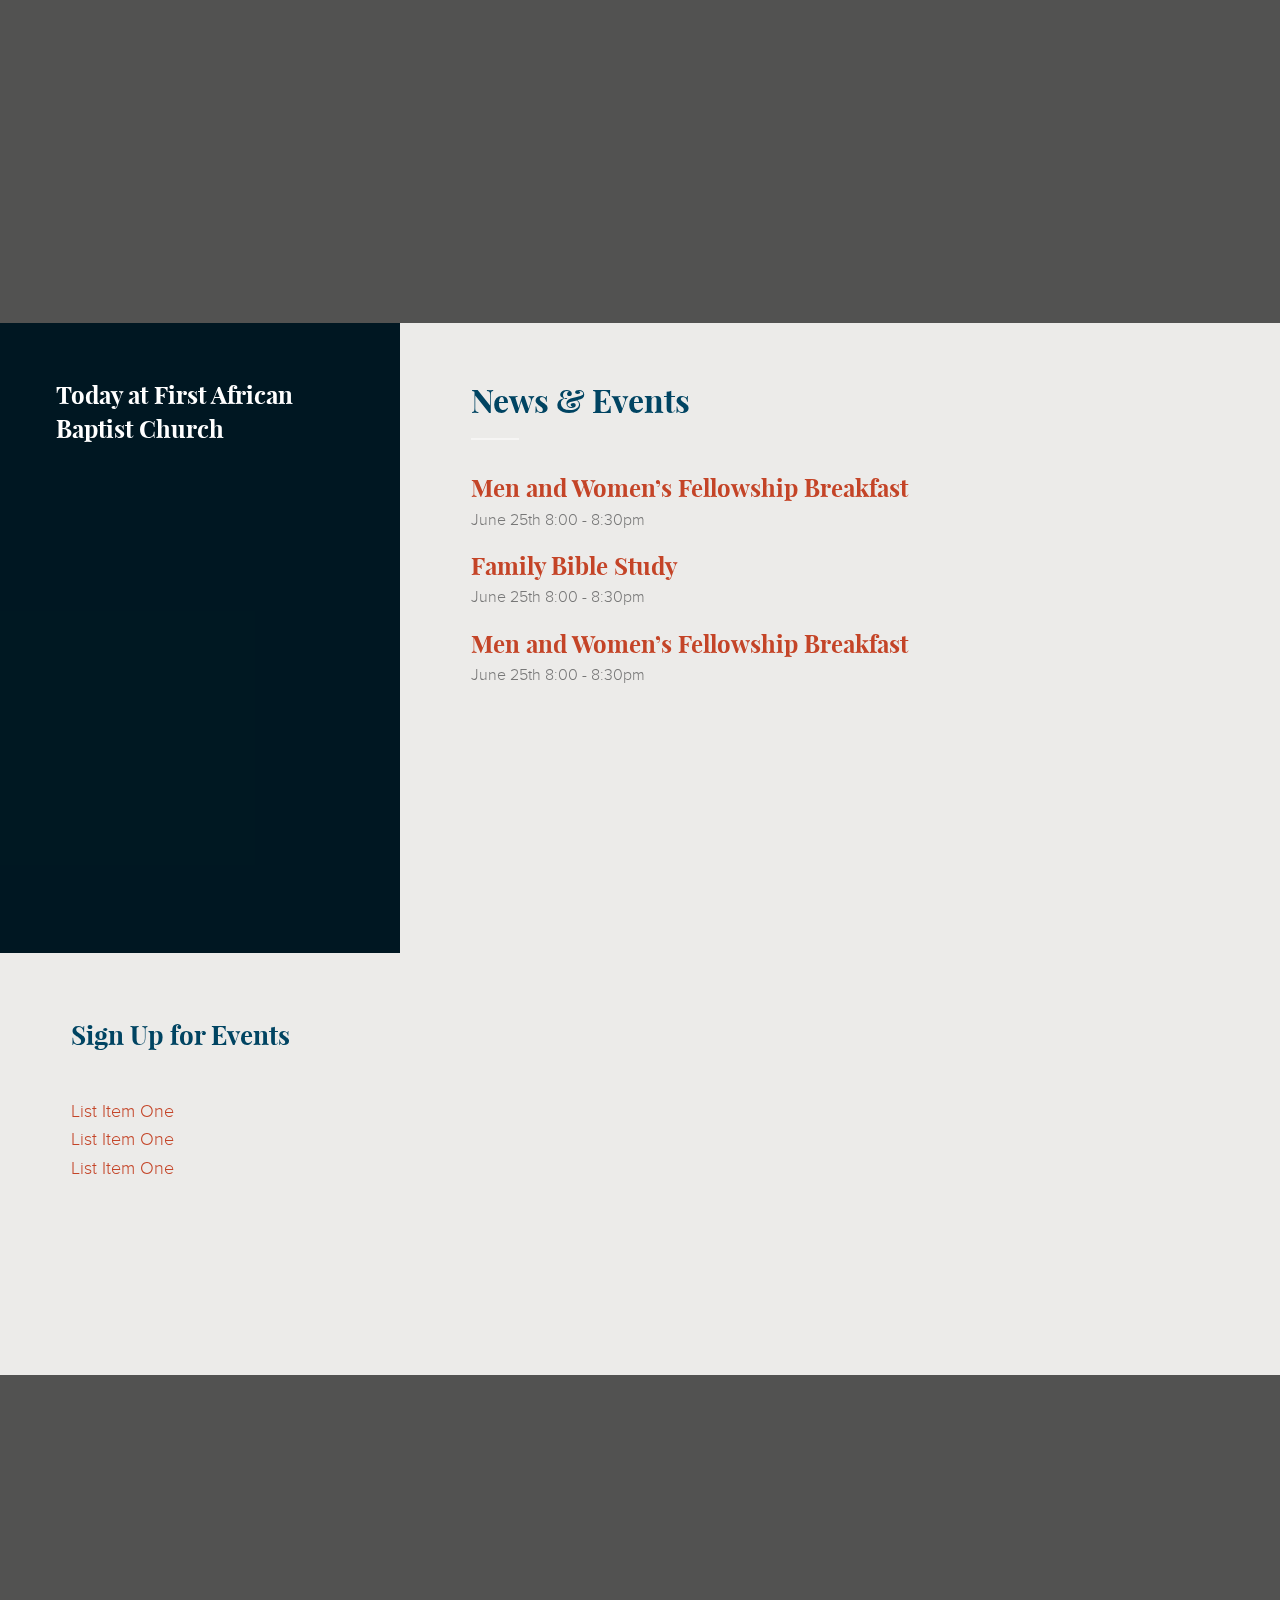
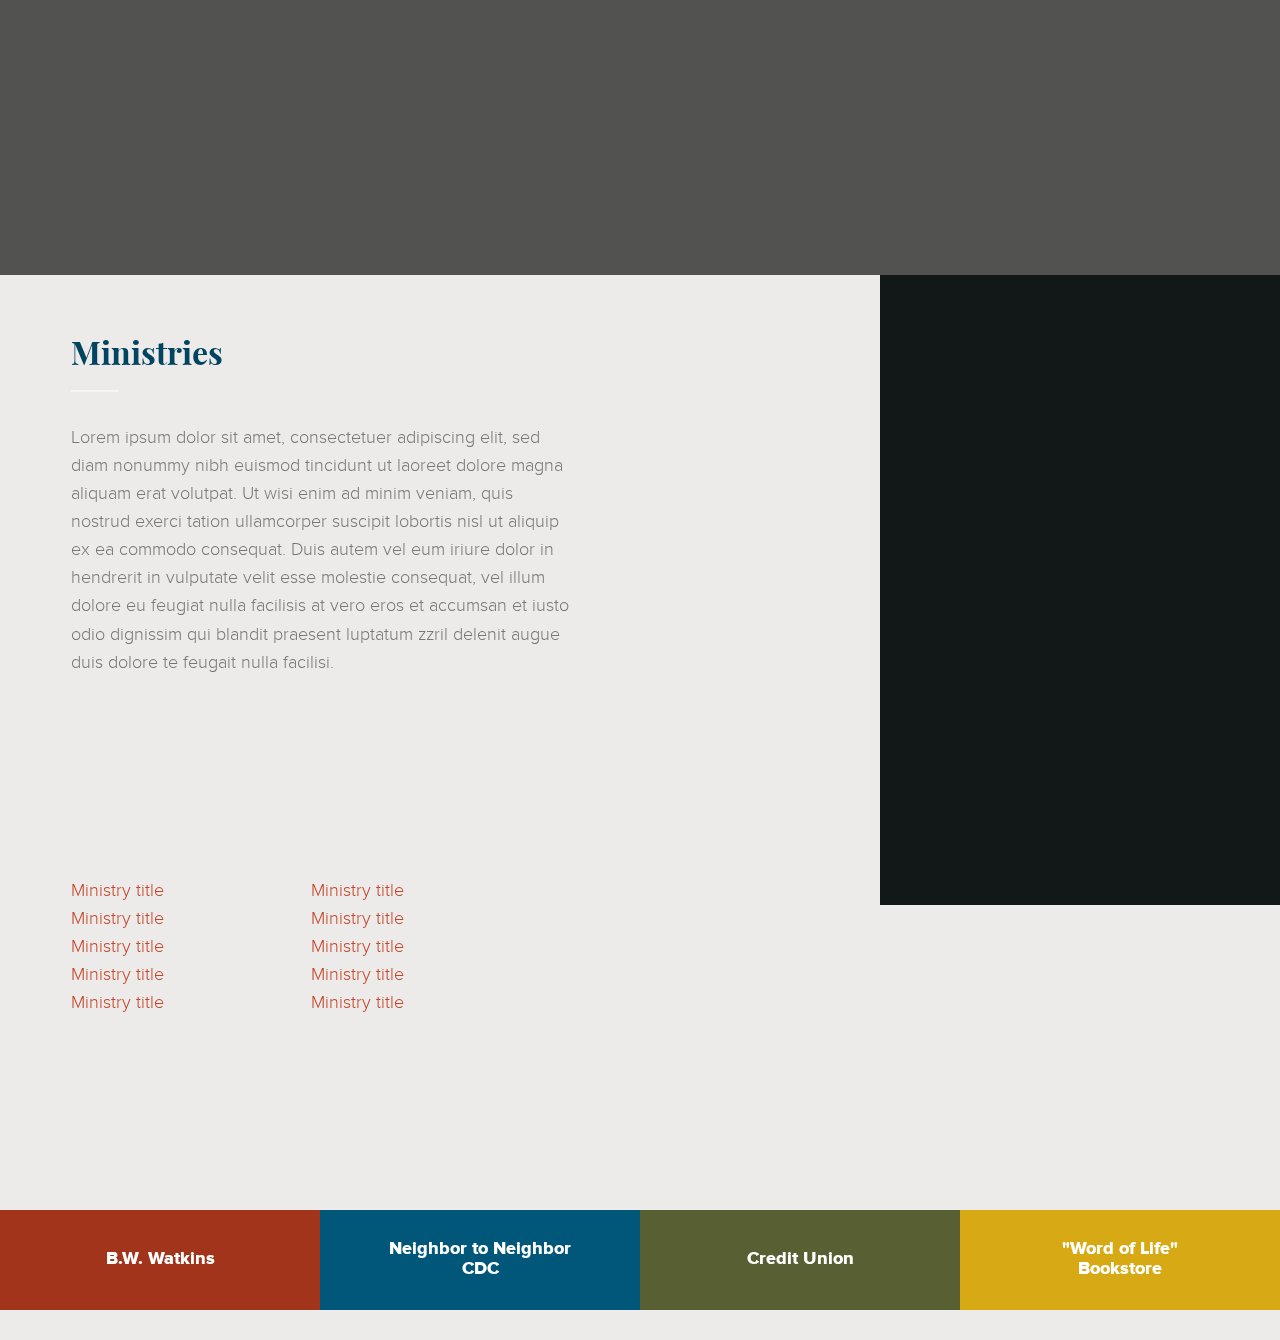
<file: index-1.html>
<!DOCTYPE html>
<html lang="en">
<head>
    <meta charset="UTF-8">
    <meta http-equiv="X-UA-Compatible" content="IE=edge,chrome=1"/>
    <meta name="viewport" content="width=device-width, initial-scale=1, minimum-scale=1, maximum-scale=1">
    <title>First African Baptist Church</title>
    <link rel="stylesheet" href="assets/css/fabc.css">
</head>
<body>
<div class="page-wrapper">
    <div class="header-intro">
        <div class="row">
            <div class="[ large-16 columns ] header-wrapper">
                <header class="header">
                    <div class="row">
                        <a href="" class="logo large-5">
                            <img src="assets/img/fabc-logo.png" alt="">
                        </a>
                        <nav class="large-8">
                            <ul class="menu menu-main align-right">
                                <li><a href="">Leadership</a></li>
                                <li><a href="">Ministries</a></li>
                                <li><a href="">News & Events</a></li>
                                <li><a href="">History</a></li>
                                <li><a href="">ACS</a></li>
                            </ul>
                        </nav>
                        <div class="[ large-3 ] quick-links">
                            <a href="">Quick Links</a>
                        </div>
                    </div>
                </header>
            </div>
        </div>
        <div class="row">
            <!--<div id="gsap-intro-text-1">
                The Courage to Lead
            </div>
            <div id="gsap-intro-text-2">
                The Faith to Follow
            </div>-->

            <!--<div id="gsap-intro-text-1">
                Enter to Worship
            </div>
            <div id="gsap-intro-text-2">
                Leave to Serve
            </div>-->

            <div class="[ large-16 columns ] banner-wrap">
                <div class="banner">
                    <div class="parallax-container" data-parallax="scroll" data-speed="0.4"
                         data-image-src="assets/img/fabc-banner-4.jpg" data-natural-width="1600"
                         data-natural-height="600" style="height: 340px;">

                    </div>
                </div>
            </div>
        </div>
    </div>
    <div>
        <div class="row intro">
            <div class="[ large-3 medium-4 columns ] intro-img">
                <img src="assets/img/pastor-mrs-dent.png" alt="">

                <p><b>Pastor and First Lady<br>
                    Mr. and Mrs.<br>
                Richard A. Dent</b></p>
            </div>
            <div class="[ large-10 medium-12 columns ] intro-text text-center">
                <!--Welcome-->
                <h1>Welcome<br>
                    <span>to First African Baptist Church Of Darby Township Pennsylvania</span></h1>
            </div>
            <div class="[ large-12 large-offset-2 medium-12 medium-offset-4 columns ] intro-text text-center">


                <p>
                    I am very pleased that you decided to visit the website of First African Baptist Church of Sharon
                    Hill, PA. First African is a family-oriented church for all of the Lord’s children regardless of
                    race, color, creed, or circumstance. If you have never experienced the JOY! of First African, I
                    sincerely ask you to join us for Sunday morning worship service. If you have visited previously and
                    are looking for a church home, please accept an invitation to become part of our Christian
                    fellowship on Sunday morning.May God bless and keep you.
                </p>

            </div>
        </div>


        <section class="row">

            <div class="[ xxlarge-5 medium-8 columns ]">
                <article class="content-item vh-100">
                    <!--The Pastor’s Desk-->
                    <h2>The Pastor's Desk</h2>
                    <a href=""><strong>We Give Thanks Because...</strong></a>

                    <p>The following is from the desk of Reverend Melvin McAllister. I asked if I could share this
                        with
                        you. We pause during this season of thanksgiving to remember how good God has been to us.
                        Surely, the Lord has blessed us to this point in our lives, and He…</p>
                    <a href="" class="button primary v-stretch">Read More</a>
                </article>
            </div>

            <div class="[ xxlarge-5 medium-8 columns ]">
                <article class="content-item vh-100">
                    <!--Sunday Sermon-->
                    <h2>Sunday Sermon</h2>

                    <p><b>Sunday, March 29, 2015</b><br>
                        <strong>Theme:</strong> “Fit For a King”<br>
                        <strong>Text:</strong> John 12:12-17 (KJV)<br>
                        Minister Kenneth J.D. Wilson, Associate Minister</p>
                    <a href="" class="button primary v-stretch">Sermon Details</a>

                </article>
            </div>
            <div class="[ xxlarge-4 xxlarge-offset-2 xlarge-8 medium-16 column end ] worship-times-callout parallax-container text-inverted"
                 data-parallax="scroll" data-speed="0.4" data-image-src="assets/img/fabc-banner-4.jpg"
                 data-natural-width="1600" data-natural-height="600">
                <div class="overlay-d"></div>
                <article>
                    <!--Worship Times-->
                    <h3>Worship Times</h3>

                    <p><strong>Sunday Worship Service</strong></p>

                    <p>8:45 AM<br>
                        Sunday School & Discipleship Class<br>
                        9:45 AM<br>
                        Morning Worship</p>

                    <p><strong>First Sunday</strong></p>

                    <p>Holy Baptism, The Lord’s Supper and The Right Hand of Fellowship for New Members</p>
                    <a href="">Read More</a>

                    <!--<p>Wednesday<br>
                        12:00 PM<br>
                        Noon Prayer<br>
                        6:00 PM<br>
                        Healing Service<br>
                        7:00 PM<br>
                        Adult Youth and Bible Study</p>

                    <p>Saturday<br>
                        10:00 am - Adult Bible Study</p>-->
                </article>
            </div>
            <div class="[ xxxlarge-4 xlarge-8 medium-12 columns ]">
                <article class="content-item">
                    <h3>Sign Up for Events</h3>
                    <ul>
                        <li><a href="">List Item One</a></li>
                        <li><a href="">List Item One</a></li>
                        <li><a href="">List Item One</a></li>
                    </ul>
                </article>
            </div>
        </section>
        <!--<section class="row">
            <div class="medium-12 column begin">
            <h2>Sermon Podcasts</h2>
            <script src="https://www.buzzsprout.com/8786.js?player=large" type="text/javascript" charset="utf-8"></script>
            </div>
        </section>-->
        <div class="parallax-container parallax parallax-2" data-parallax="scroll" data-speed="0.3"
             data-image-src="assets/img/fabc-banner-1.jpg" data-natural-width="1600" data-natural-height="591"
             style="height: 360px;"><div class="overlay-b"></div>
            <!--<div class="row">
                <div class="large-10 columns">
                    <article class="content-item">
                        <h2>Sunday Sermon</h2>
                        <script type='text/javascript' charset='utf-8'
                                src='https://www.buzzsprout.com/8786.js?player=small&limit=1'></script>
                    </article>
                </div>
            </div>-->
        </div>
        <section class="row">
            <div class="[ xxxlarge-4 large-5 medium-16 column begin ] parallax-container current-events-callout text-inverted"
                 data-parallax="scroll" data-speed="0.4" data-image-src="assets/img/fabc-banner-3.jpg"
                 data-natural-width="1600" data-natural-height="600">
                <div class="overlay-a"></div>
                <article>
                    <!--Today at First African Baptist Church-->
                    <h4>Today at First African Baptist Church</h4>
                </article>
            </div>
            <div class="[ xxxlarge-8 large-10 medium-8 columns ]">
                <article class="content-item vh-100">
                    <!--News & Events-->
                    <h2>News & Events</h2>
                    <ul class="no-bullet news-link">
                        <li>
                            <a href="">
                                <h4>Men and Women’s Fellowship Breakfast</h4>
                            </a>
                            June 25th 8:00 - 8:30pm
                        </li>
                        <li>
                            <a href="">
                                <h4>Family Bible Study</h4>
                            </a>
                            June 25th 8:00 - 8:30pm
                        </li>
                        <li>
                            <a href="">
                                <h4>Men and Women’s Fellowship Breakfast</h4>
                            </a>
                            June 25th 8:00 - 8:30pm
                        </li>
                    </ul>
                    <a href="" class="button primary v-stretch">View All News & Events</a>
                </article>
            </div>

            <div class="[ xxxlarge-4 medium-12 columns ]">
                <article class="content-item">
                    <h3>Sign Up for Events</h3>
                    <ul>
                        <li><a href="">List Item One</a></li>
                        <li><a href="">List Item One</a></li>
                        <li><a href="">List Item One</a></li>
                    </ul>
                </article>
            </div>
        </section>
        <!--<section class="row">

        </section>-->
        <div class="parallax-container parallax parallax-3" data-parallax="scroll" data-speed="0.3"
             data-image-src="assets/img/fabc-banner-3.jpg" data-natural-width="1600" data-natural-height="591"
             style="height: 360px;"><div class="overlay-b"></div>

        </div>
        <section class="row">
            <div class="[ large-8 columns ]">
                <!--Ministries-->
                <article class="content-item">
                    <!--Ministries-->
                    <h2>Ministries</h2>

                    <p>Lorem ipsum dolor sit amet, consectetuer adipiscing elit, sed diam nonummy nibh euismod tincidunt
                        ut laoreet dolore magna aliquam erat volutpat. Ut wisi enim ad minim veniam, quis nostrud exerci
                        tation ullamcorper suscipit lobortis nisl ut aliquip ex ea commodo consequat. Duis autem vel eum
                        iriure dolor in hendrerit in vulputate velit esse molestie consequat, vel illum dolore eu
                        feugiat nulla facilisis at vero eros et accumsan et iusto odio dignissim qui blandit praesent
                        luptatum zzril delenit augue duis dolore te feugait nulla facilisi.</p>
                </article>
                <div class="row">
                    <div class="large-6 columns">
                        <nav>
                            <div class="content-item">
                                <ul>
                                    <li><a href="">Ministry title</a></li>
                                    <li><a href="">Ministry title</a></li>
                                    <li><a href="">Ministry title</a></li>
                                    <li><a href="">Ministry title</a></li>
                                    <li><a href="">Ministry title</a></li>
                                </ul>
                            </div>
                        </nav>
                    </div>

                    <div class="large-6 columns">
                        <nav>
                            <div class="content-item">
                                <ul>
                                    <li><a href="">Ministry title</a></li>
                                    <li><a href="">Ministry title</a></li>
                                    <li><a href="">Ministry title</a></li>
                                    <li><a href="">Ministry title</a></li>
                                    <li><a href="">Ministry title</a></li>
                                </ul>
                            </div>
                        </nav>
                    </div>

                </div>
            </div>
            <div class="[ xxlarge-4 xxlarge-offset-4 large-5 large-offset-3 medium-16 column end ] ministries-callout parallax-container text-inverted"
                 data-parallax="scroll" data-speed="0.4" data-image-src="assets/img/fabc-banner-4.jpg"
                 data-natural-width="1600" data-natural-height="600">
                <div class="overlay-c"></div>
                <article>

                </article>
            </div>
        </section>
        <div class="row xlarge-up-4 large-up-2 medium-up-2 ministries-4">
            <div class="columns bw-watkins">
                <a href="">B.W. Watkins</a>
            </div>
            <div class="columns n2n">
                <a href="">Neighbor to Neighbor<br>
                    CDC</a>
            </div>
            <div class="columns credit-union">
                <a href="">Credit Union</a>
            </div>
            <div class="columns bookstore">
                <a href="">"Word of Life"<br>
                Bookstore</a>
            </div>
        </div>
        <!--Sermon Podcast Begin -->
        <!--<section class="row">
            <div class="medium-16 column begin">
                <h2>Sermon Podcasts</h2>
                <script src="https://www.buzzsprout.com/8786.js?player=large" type="text/javascript" charset="utf-8"></script>
            </div>
        </section>-->
        <!-- Map Begin -->
        <div class="map-wrapper">
            <div class="map">

                <!-- Map End -->
            </div>
        </div>
        <div>
            <!--Parallax Banner 3-->
        </div>
        <footer>
            <div>
                <div>

                </div>
                <div>

                </div>
                <div>

                </div>
            </div>
        </footer>
    </div>
</div>
<!--<script src="//ajax.googleapis.com/ajax/libs/jquery/1.11.0/jquery.min.js"></script>-->
<script src="assets/js/jquery-1.11.3.js"></script>
<script>
    $(function () {
        if (navigator.userAgent.match(/(iPod|iPhone|iPad|Android)/)) {
            $('#ios-notice').removeClass('hidden');
            $('.parallax-container').height($(window).height() * 0.5 | 0);
        } else {
            $(window).resize(function () {
                var parallaxHeight = Math.max($(window).height() * 0.7, 200) | 0;
                $('.parallax-container').height(parallaxHeight);
            }).trigger('resize');
        }
    });
</script>
<script src="assets/js/parallax.js"></script>
</body>
</html>
</file>
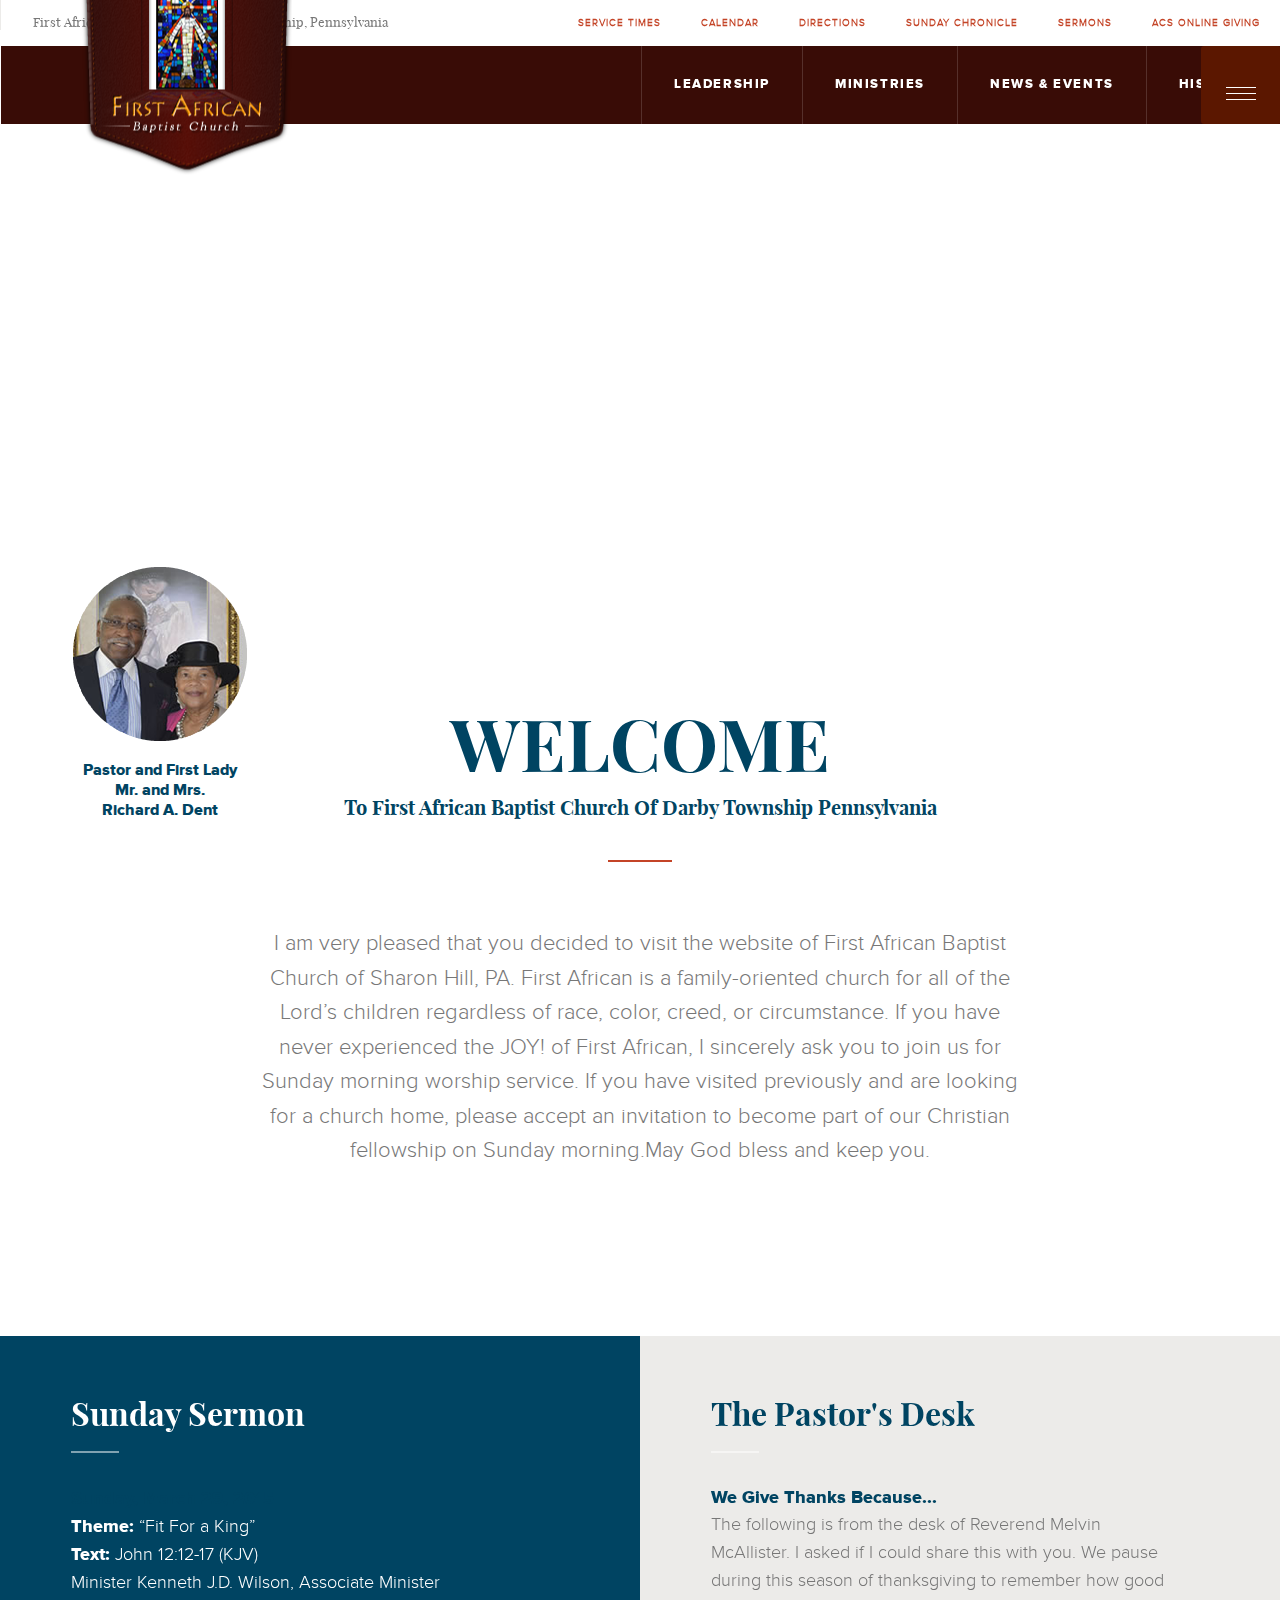
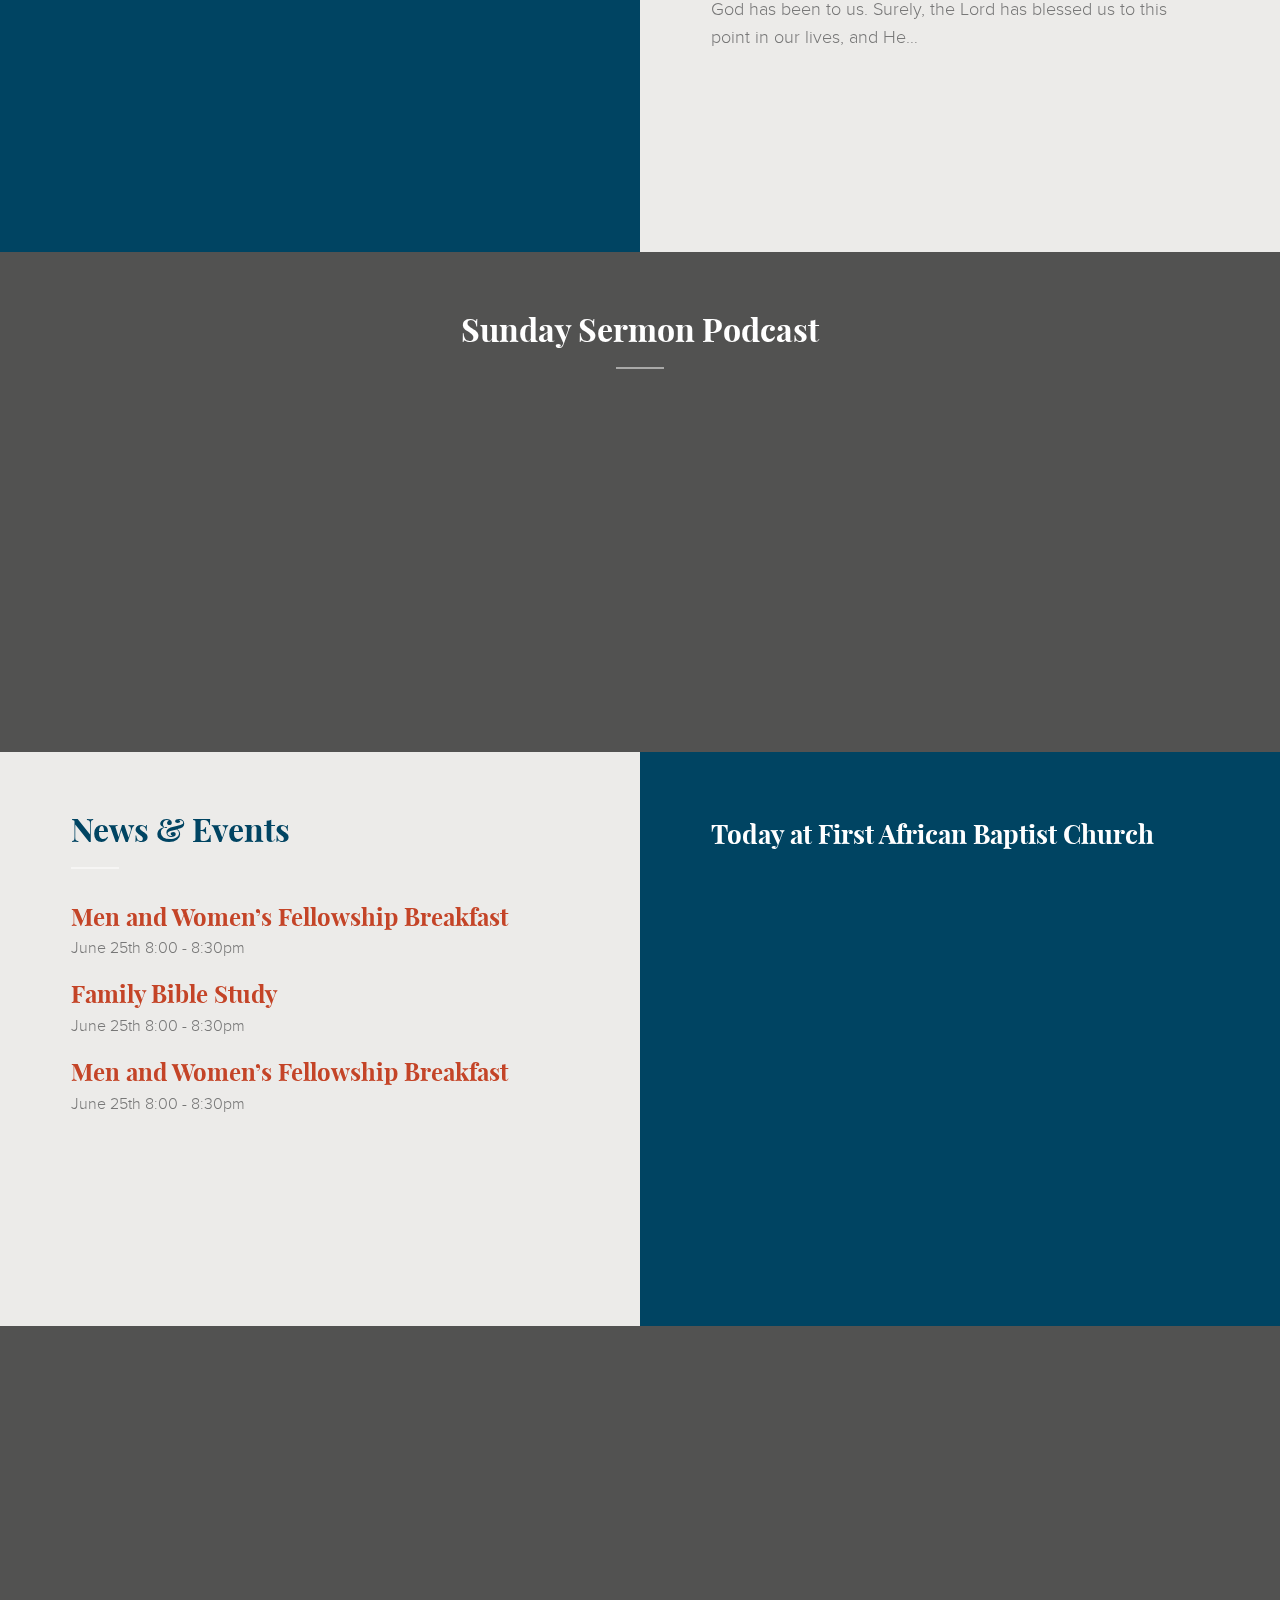
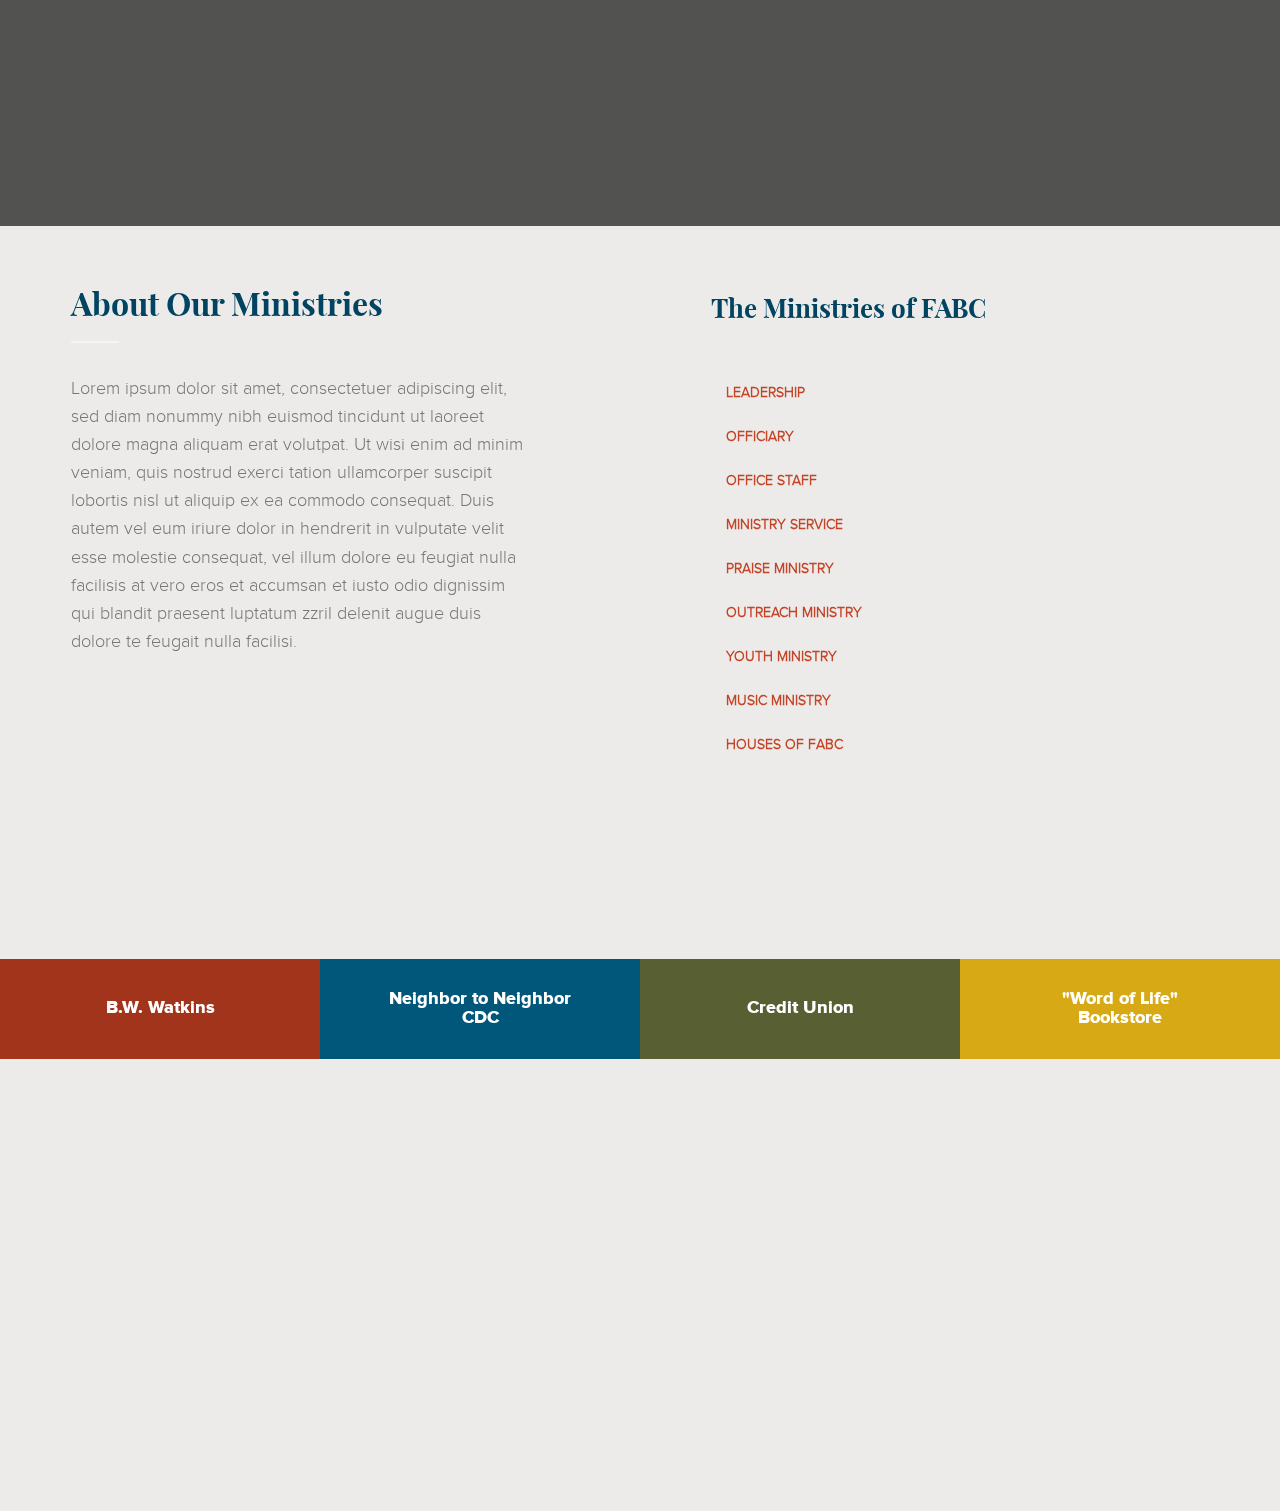
<file: index-50-50.html>
<!DOCTYPE html>
<html lang="en" class="no-js">
<head>
    <meta charset="UTF-8">
    <meta http-equiv="X-UA-Compatible" content="IE=edge,chrome=1"/>
    <meta name="viewport" content="width=device-width, initial-scale=1, minimum-scale=1, maximum-scale=1">
    <title>First African Baptist Church</title>
    <link rel="stylesheet" href="assets/css/fabc.css">
</head>
<body>
<div class="page-wrapper">
    <div class="header-intro">
        <div class="[ row ]">
            <div class="[ large-16 columns ] header-wrapper">
                <header class="cd-auto-hide-header">
                    <!--<div class="logo"><a href="#0"><img src="img/cd-logo.svg" alt="Logo"></a></div>-->
                    <p style="display: inline-block;float: left;font-size: .8rem;padding: .75rem 0 0 2rem;">First African Baptist Church   |   Darby Township, Pennsylvania</p>
                    <nav class="cd-primary-nav">


                        <a href="#cd-navigation" class="nav-trigger">
                            <span>
                                <em aria-hidden="true"></em>
                                Menu
                            </span>
                        </a> <!-- .nav-trigger -->
                        <ul id="cd-navigation">
                            <li><a href="#0">Service Times</a></li>
                            <li><a href="#0">Calendar</a></li>
                            <li><a href="#0">Directions</a></li>
                            <li><a href="#0">Sunday Chronicle</a></li>
                            <li><a href="#0">Sermons</a></li>
                            <li><a href="#0">ACS Online Giving</a></li>
                        </ul>
                    </nav>
                    <!-- .cd-primary-nav -->

                    <nav class="cd-secondary-nav">
                        <a href="" class="logo">
                            <!--<img src="assets/img/fabc-logo.png" alt="">-->
                        </a>
                        <ul class="menu menu-main align-right">
                            <li><a href="">Leadership</a></li>
                            <li><a href="">Ministries</a></li>
                            <li><a href="">News & Events</a></li>
                            <li><a href="">History</a></li>
                            <!--<li><a href="">Online Giving</a></li>-->
                            <li class="[ large-1 ] hamburger hamburger--squeeze" type="button">
                              <span class="hamburger-box">
                                <span class="hamburger-inner"></span>
                              </span>
                        </li>
                        </ul>

                    </nav>
                    <!-- .cd-secondary-nav -->
                </header>
                <!--<header class="header">
                    <div class="[ row ]">
                        <a href="" class="logo large-5">
                            <img src="assets/img/fabc-logo.png" alt="">
                        </a>
                        <nav class="[ large-10 ]">
                            <ul class="menu menu-main align-right">
                                <li><a href="">Leadership</a></li>
                                <li><a href="">Ministries</a></li>
                                <li><a href="">News & Events</a></li>
                                <li><a href="">History</a></li>
                                <li><a href="">Online Giving</a></li>
                            </ul>
                        </nav>
                        <button class="[ large-1 ] hamburger hamburger&#45;&#45;squeeze" type="button">
                              <span class="hamburger-box">
                                <span class="hamburger-inner"></span>
                              </span>
                        </button>
                    </div>
                </header>-->
            </div>
        </div>
        <div class="[ row ]">
            <!--<div id="gsap-intro-text-1">
                The Courage to Lead
            </div>
            <div id="gsap-intro-text-2">
                The Faith to Follow
            </div>-->

            <!--<div id="gsap-intro-text-1">
                Enter to Worship
            </div>
            <div id="gsap-intro-text-2">
                Leave to Serve
            </div>-->

            <div class="[ large-16 columns ] banner-wrap">
                <div class="banner">
                    <div class="parallax-container" data-parallax="scroll" data-speed="0.4"
                         data-image-src="assets/img/fabc-banner-4.jpg" data-natural-width="1600"
                         data-natural-height="600">

                    </div>
                </div>
            </div>
            <!--<div class="[ large-1 columns ] quick-links">
                <a href="">Quick Links</a>
           </div>-->
        </div>
    </div>
    <div>
        <div class="[ row ] intro">
            <div class="[ medium-4 columns ] intro-img">
                <img src="assets/img/pastor-mrs-dent.png" alt="">

                <p><b>Pastor and First Lady<br>
                    Mr. and Mrs.<br>
                    Richard A. Dent</b></p>
            </div>
            <div class="[ large-8 medium-12 columns ] intro-text text-center">
                <!--Welcome-->
                <h1>Welcome<br>
                    <span>to First African Baptist Church Of Darby Township Pennsylvania</span></h1>
            </div>
            <div class="[ large-10 large-offset-3 medium-12 medium-offset-4 columns ] intro-text text-center">


                <p>
                    I am very pleased that you decided to visit the website of First African Baptist Church of Sharon
                    Hill, PA. First African is a family-oriented church for all of the Lord’s children regardless of
                    race, color, creed, or circumstance. If you have never experienced the JOY! of First African, I
                    sincerely ask you to join us for Sunday morning worship service. If you have visited previously and
                    are looking for a church home, please accept an invitation to become part of our Christian
                    fellowship on Sunday morning.May God bless and keep you.
                </p>

            </div>
        </div>

        <main>
            <section class="[ row ] main-content-intro main-content-wrap">
                <div class="[ medium-8 columns ] content-item-wrap sunday-sermon-callout">
                    <article class="content-item vh-100">
                        <!--Sunday Sermon-->
                        <h2>Sunday Sermon</h2>

                        <p><b>Sunday, March 29, 2015</b><br>
                            <strong>Theme:</strong> “Fit For a King”<br>
                            <strong>Text:</strong> John 12:12-17 (KJV)<br>
                            Minister Kenneth J.D. Wilson, Associate Minister</p>
                        <a href="" class="button inverse v-stretch">Sermon Details</a>

                    </article>
                </div>
                <div class="[ medium-8 columns ] content-item-wrap">
                    <article class="content-item vh-100">
                        <!--The Pastor’s Desk-->
                        <h2>The Pastor's Desk</h2>
                        <a href=""><strong>We Give Thanks Because...</strong></a>

                        <p>The following is from the desk of Reverend Melvin McAllister. I asked if I could share this
                            with
                            you. We pause during this season of thanksgiving to remember how good God has been to us.
                            Surely, the Lord has blessed us to this point in our lives, and He…</p>
                        <a href="" class="button primary v-stretch">Read More</a>
                    </article>
                </div>


                <!--<div class="[ xxlarge-4 xxlarge-offset-2 xlarge-5 xlarge-offset-1 medium-16 column end ] worship-times-callout parallax-container text-inverted">
                    <article class="vh-100">
                        &lt;!&ndash;Worship Times&ndash;&gt;
                        <h3>Worship Times</h3>

                        <p><strong>Sunday Worship Service</strong></p>

                        <p>8:45 AM<br>
                            Sunday School & Discipleship Class<br>
                            9:45 AM<br>
                            Morning Worship</p>

                        <p><strong>First Sunday</strong></p>

                        <p>Holy Baptism, The Lord’s Supper and The Right Hand of Fellowship for New Members</p>
                        <a href="" class="button inverse v-stretch">All Times</a>

                        &lt;!&ndash;<p>Wednesday<br>
                            12:00 PM<br>
                            Noon Prayer<br>
                            6:00 PM<br>
                            Healing Service<br>
                            7:00 PM<br>
                            Adult Youth and Bible Study</p>

                        <p>Saturday<br>
                            10:00 am - Adult Bible Study</p>&ndash;&gt;
                    </article>
                </div>-->
            </section>
            <!--<section class="row">
                <div class="medium-12 column begin">
                <h2>Sermon Podcasts</h2>
                <script src="https://www.buzzsprout.com/8786.js?player=large" type="text/javascript" charset="utf-8"></script>
                </div>
            </section>-->
            <div class="parallax-container parallax" data-parallax="scroll" data-speed="0.3"
                 data-image-src="assets/img/fabc-banner-1.jpg" data-natural-width="1600" data-natural-height="591">
                <div class="overlay-c"></div>
                <div class="[ row ]">
                    <!--<div class="large-4 columns">
                        <article class="content-item">
                            <h2>Sunday Sermon</h2>
                            &lt;!&ndash;&lt;!&ndash;<script src="http://www.buzzsprout.com/8786.js?player=small&limit=1&beta="
                                    type="text/javascript"
                                    charset="utf-8"></script>&ndash;&gt;
                            <script type='text/javascript' charset='utf-8'
                                    src='https://www.buzzsprout.com/8786.js?player=small&limit=1'></script>&ndash;&gt;
                        </article>
                    </div>-->
                    <div class="[ large-8 large-offset-4 columns ] text-center">
                        <article class="content-item">
                            <h2>Sunday Sermon Podcast</h2>
                            <script type='text/javascript' charset='utf-8'
                                    src='https://www.buzzsprout.com/8786.js?player=small&limit=1'></script>
                        </article>
                    </div>
                </div>
            </div>

            <section class="[ row ] news-events-intro main-content-wrap">

                <div class="[ large-8 medium-16 columns ] content-item-wrap">
                    <article class="content-item vh-100">
                        <!--News & Events-->
                        <h2>News & Events</h2>
                        <ul class="no-bullet news-link">
                            <li>
                                <a href="">
                                    <h4>Men and Women’s Fellowship Breakfast</h4>
                                </a>
                                June 25th 8:00 - 8:30pm
                            </li>
                            <li>
                                <a href="">
                                    <h4>Family Bible Study</h4>
                                </a>
                                June 25th 8:00 - 8:30pm
                            </li>
                            <li>
                                <a href="">
                                    <h4>Men and Women’s Fellowship Breakfast</h4>
                                </a>
                                June 25th 8:00 - 8:30pm
                            </li>
                        </ul>
                        <a href="" class="button primary v-stretch">View All News & Events</a>
                    </article>
                </div>
                <div class="[ large-8 medium-16 columns ] content-item-wrap current-events-callout text-inverted">
                    <article class="content-item vh-100">
                        <!--Today at First African Baptist Church-->
                        <h3>Today at First African Baptist Church</h3>
                        <a href="" class="button inverse v-stretch">Event Signup popup</a>
                    </article>
                </div>
                <!--<div class="[ xxxlarge-4 medium-12 columns ]">
                    <article class="content-item">
                        <h3>Sign Up for Events</h3>
                        <ul>
                            <li><a href="">List Item One</a></li>
                            <li><a href="">List Item One</a></li>
                            <li><a href="">List Item One</a></li>
                        </ul>
                    </article>
                </div>-->
            </section>
            <!--<section class="row">

            </section>-->
            <div class="parallax-container parallax" data-parallax="scroll" data-speed="0.3"
                 data-image-src="assets/img/fabc-banner-3.jpg" data-natural-width="1600" data-natural-height="591"
                 style="height: 360px;">
                <div class="overlay-b"></div>

            </div>
            <section class="[ row ] ministries main-content-wrap">
                <div class="[ medium-8 columns ] content-item-wrap">
                    <!--Ministries-->
                    <article class="content-item">
                        <!--Ministries-->
                        <h2>About Our Ministries</h2>

                        <p>Lorem ipsum dolor sit amet, consectetuer adipiscing elit, sed diam nonummy nibh euismod
                            tincidunt
                            ut laoreet dolore magna aliquam erat volutpat. Ut wisi enim ad minim veniam, quis nostrud
                            exerci
                            tation ullamcorper suscipit lobortis nisl ut aliquip ex ea commodo consequat. Duis autem vel
                            eum
                            iriure dolor in hendrerit in vulputate velit esse molestie consequat, vel illum dolore eu
                            feugiat nulla facilisis at vero eros et accumsan et iusto odio dignissim qui blandit
                            praesent
                            luptatum zzril delenit augue duis dolore te feugait nulla facilisi.</p>
                    </article>
                   <!-- <div class="[ row ]">
                        <div class="[ large-6 columns ]">
                            <nav>
                                <div class="content-item">
                                    <ul>
                                        <li><a href="">Ministry title</a></li>
                                        <li><a href="">Ministry title</a></li>
                                        <li><a href="">Ministry title</a></li>
                                        <li><a href="">Ministry title</a></li>
                                        <li><a href="">Ministry title</a></li>
                                    </ul>
                                </div>
                            </nav>
                        </div>

                        <div class="[ large-6 columns ]">
                            <nav>
                                <div class="content-item">
                                    <ul>
                                        <li><a href="">Ministry title</a></li>
                                        <li><a href="">Ministry title</a></li>
                                        <li><a href="">Ministry title</a></li>
                                        <li><a href="">Ministry title</a></li>
                                        <li><a href="">Ministry title</a></li>
                                    </ul>
                                </div>
                            </nav>
                        </div>

                    </div>-->
                </div>
                <div class="medium-8 columns content-item-wrap">
                    <nav class="content-item vh-100">
                        <h3>The Ministries of FABC</h3>
                           <ul class="no-bullet">
                                <li><a href="">Leadership</a></li>
                                <li><a href="">Officiary</a></li>
                                <li><a href="">Office Staff</a></li>
                                <li><a href="">Ministry Service</a></li>
                                <li><a href="">Praise Ministry</a></li>
                                <li><a href="">Outreach Ministry</a></li>
                                <li><a href="">Youth Ministry</a></li>
                                <li><a href="">Music Ministry</a></li>
                                <li><a href="">Houses of FABC</a></li>
                            </ul>
                        <a href="" class="button primary v-stretch">Ministries Page</a>
                    </nav>

                </div>
                <!--<div class="[ xxlarge-4 xxlarge-offset-4 large-5 large-offset-3 medium-16 column end ] ministries-callout parallax-container text-inverted">
                    <article>

                    </article>
                </div>-->
            </section>
            <div class="[ row xlarge-up-4 large-up-2 medium-up-2 ] ministries-4">
                <div class="columns bw-watkins">
                    <a href="">B.W. Watkins</a>
                </div>
                <div class="columns n2n">
                    <a href="">Neighbor to Neighbor<br>
                        CDC</a>
                </div>
                <div class="columns credit-union">
                    <a href="">Credit Union</a>
                </div>
                <div class="columns bookstore">
                    <a href="">"Word of Life"<br>
                        Bookstore</a>
                </div>
            </div>
            <!--Sermon Podcast Begin -->
            <!--<section class="row">
                <div class="medium-16 column begin">
                    <h2>Sermon Podcasts</h2>
                    <script src="https://www.buzzsprout.com/8786.js?player=large" type="text/javascript" charset="utf-8"></script>
                </div>
            </section>-->
            <!-- Map Begin -->
            <div id="map" class="map-wrapper">
                <div class="map">
                    <!--<iframe src="https://www.google.com/maps/d/embed?mid=zcTNCy1D-CGs.kE34mbzRRnfE" width="1680"
                            height="600"></iframe>-->
                    <iframe src="https://www.google.com/maps/d/embed?mid=14ffbneGjNNXDhjRo-J6h-uJw_9k" width="1680" height="600"></iframe>
                    <!-- Map End -->
                </div>
            </div>
            <div>
                <!--Parallax Banner 3-->
            </div>
        </main>
        <footer>
            <div>
                <div>

                </div>
                <div>

                </div>
                <div>

                </div>
            </div>
        </footer>
    </div>
</div>
<!--<script src="//ajax.googleapis.com/ajax/libs/jquery/1.11.0/jquery.min.js"></script>-->
<script src="assets/js/jquery-1.11.3.js"></script>
<!--<script src="assets/js/jquery-3.0.0.min.js"></script>-->
<script src="assets/js/hide-menu.js"></script>
<script>
    $(function () {
        if (navigator.userAgent.match(/(iPod|iPhone|iPad|Android)/)) {
            $('#ios-notice').removeClass('hidden');
            $('.parallax-container').height($(window).height() * 0.5 | 0);
        } else {
            $(window).resize(function () {
                var parallaxHeight = Math.max($(window).height() * 0.7, 200) | 0;
                $('.parallax-container').height(parallaxHeight);
            }).trigger('resize');
        }
    });
</script>
<script src="assets/js/parallax.js"></script>
<script src="assets/js/hamburgers.js" async></script>

<script>
    var forEach = function (t, o, r) {
        if ("[object Object]" === Object.prototype.toString.call(t))for (var c in t)Object.prototype.hasOwnProperty.call(t, c) && o.call(r, t[c], c, t); else for (var e = 0, l = t.length; l > e; e++)o.call(r, t[e], e, t)
    };

    var hamburgers = document.querySelectorAll(".hamburger");
    if (hamburgers.length > 0) {
        forEach(hamburgers, function (hamburger) {
            hamburger.addEventListener("click", function () {
                this.classList.toggle("is-active");
            }, false);
        });
    }
</script>
<script>
    function init() {
        window.addEventListener('scroll', function(e){
            var distanceY = window.pageYOffset || document.documentElement.scrollTop,
                    shrinkOn = 40,
                    header = document.querySelector("header");
            // logo = document.querySelector("h1#logo").animate();
            if (distanceY > shrinkOn) {
                classie.add(header,"smaller");
            } else {
                if (classie.has(header,"smaller")) {
                    classie.remove(header,"smaller");
                }
            }
        });
    }
    window.onload = init();
</script>
<!--<script src="assets/js/stickySidebar.js"></script>
<script src="assets/js/waypoints.min.js"></script>
<script src="assets/js/waypoints-sticky.min.js"></script>
<script type="text/javascript">
    $(document).ready(function () {
        $('.cd-secondary-nav').waypoint('sticky');
    });
</script>-->
<script>
    google.maps.event.addDomListener(window, "resize", function() {

        var center = map.getCenter();

        resizeMap();

        google.maps.event.trigger(map, "resize");
        map.setCenter(center);

    });



    function resizeMap(){

        var h = window.innerHeight;
        var w = window.innerWidth;

        $("#map_canvas").width(w/2);
        $("#map_canvas").height(h-50);

    }
</script>
<!--<script>
    $(window).scroll(function() {
        var scroll = $(window).scrollTop();
        //console.log(scroll);
        if (scroll >= 200) {
            //console.log('a');
            $(".cd-secondary-nav").addClass("logo-small");
        } else {
            //console.log('a');
            $(".cd-secondary-nav").removeClass("logo-small");
        }
    });
</script>-->
</body>
</html>
</file>
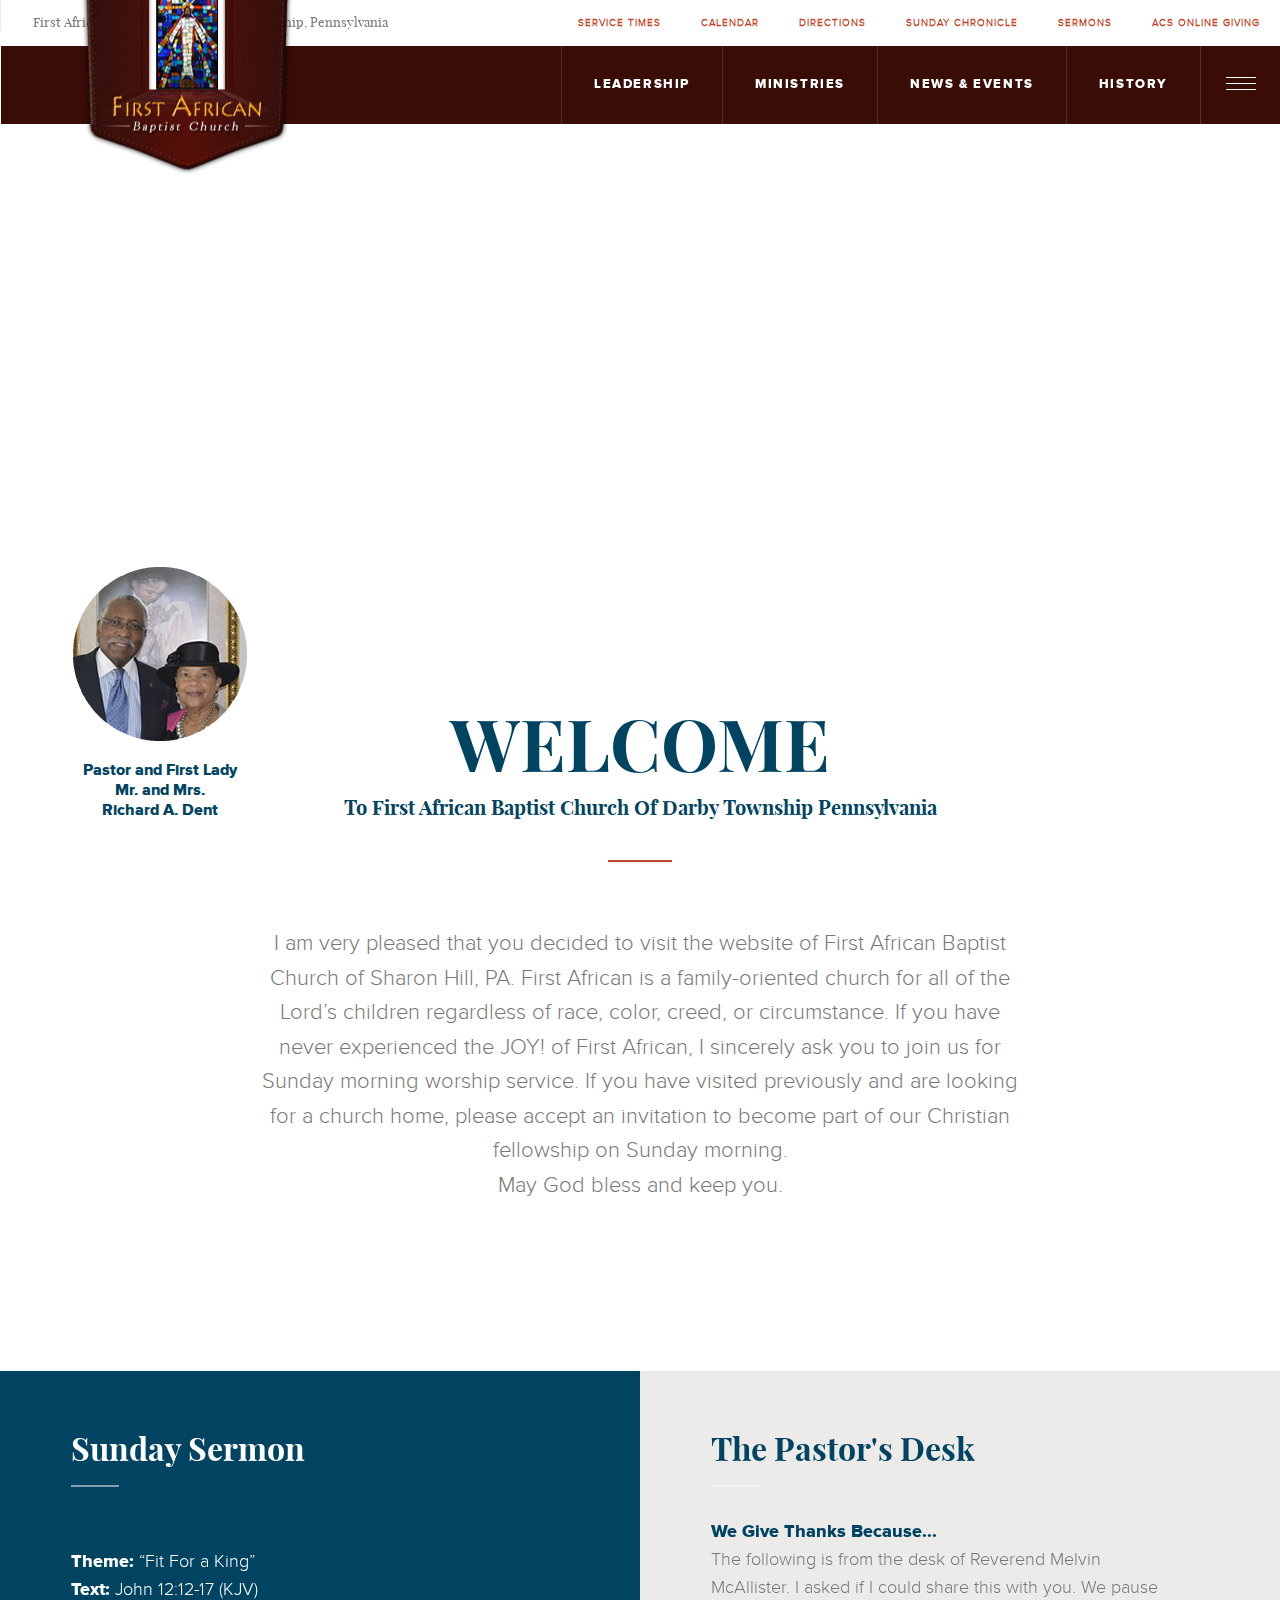
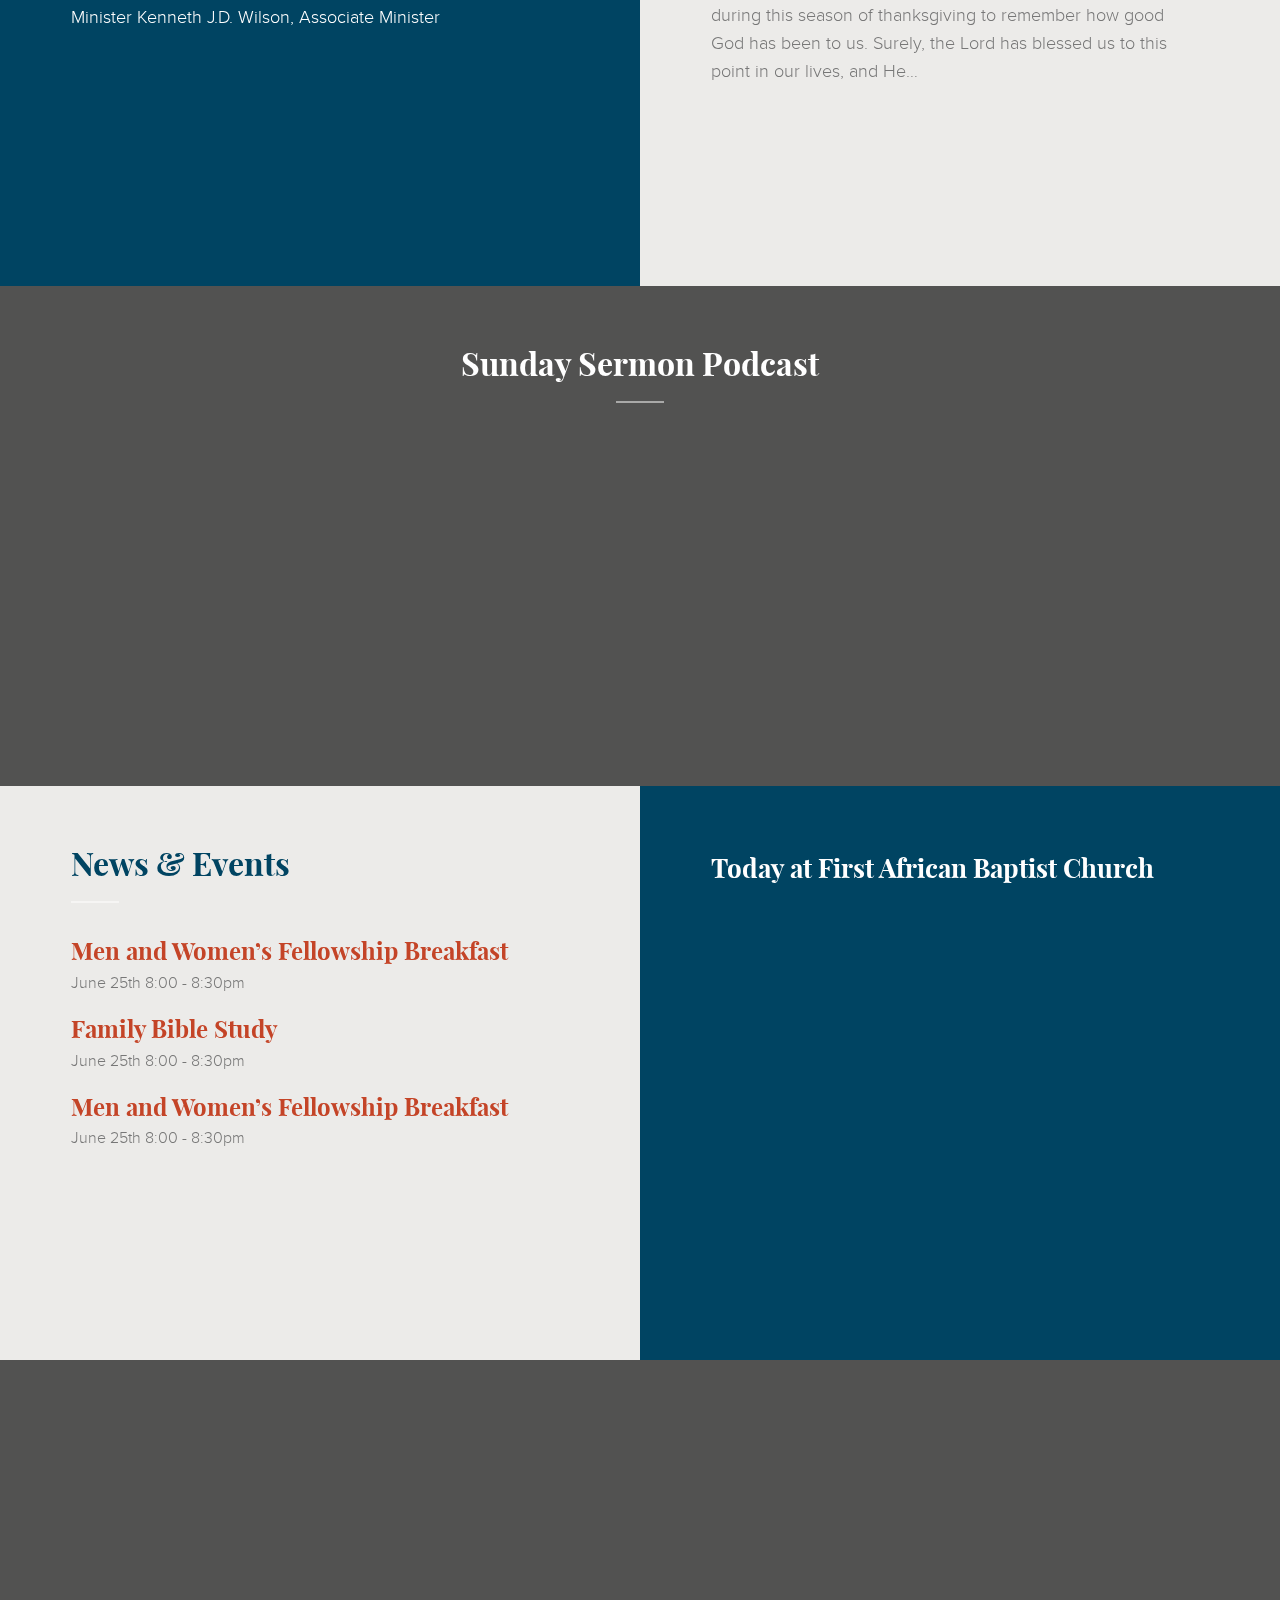
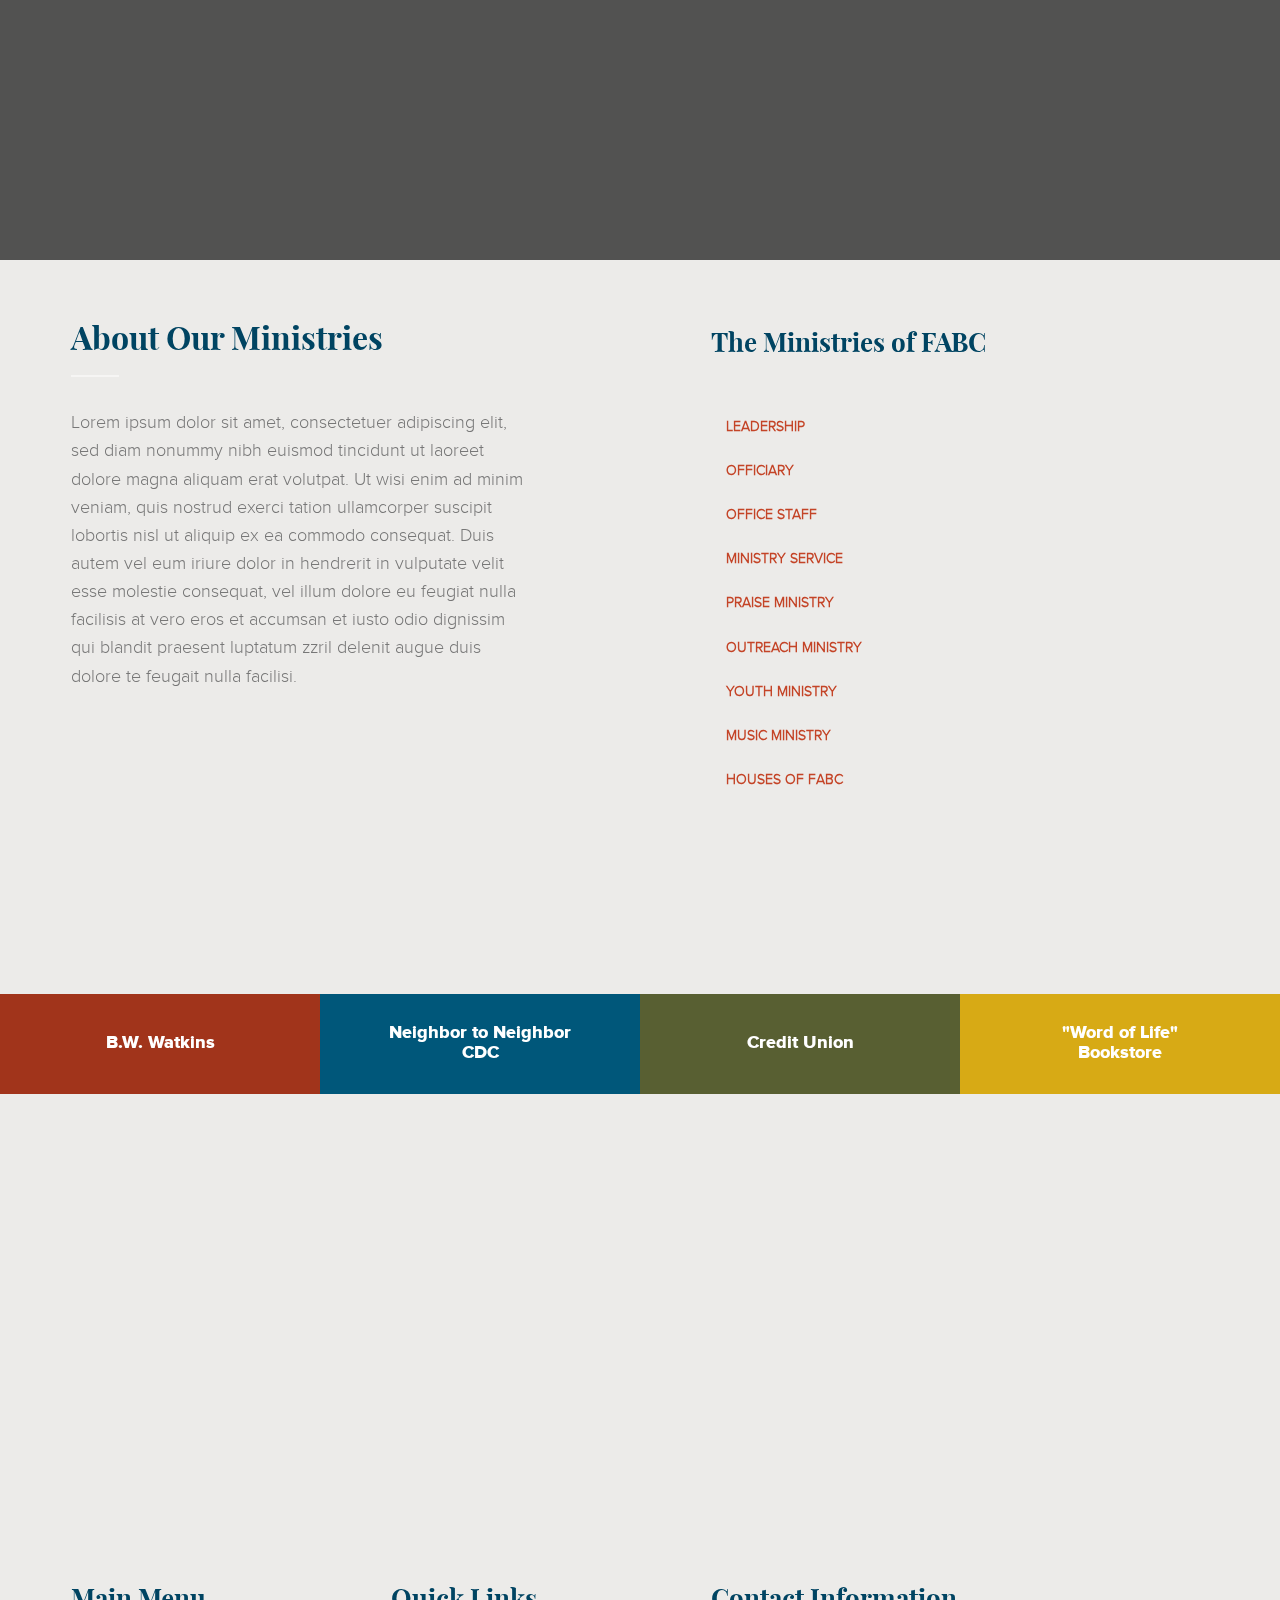
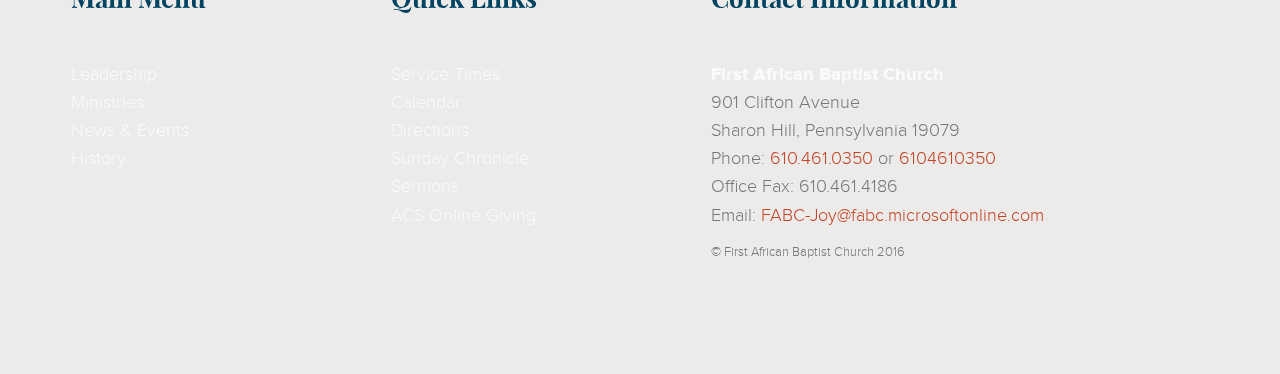
<file: index-50x50.html>
<!DOCTYPE html>
<html lang="en" class="no-js">
<head>
    <meta charset="UTF-8">
    <meta http-equiv="X-UA-Compatible" content="IE=edge,chrome=1"/>
    <meta name="viewport" content="width=device-width, initial-scale=1, minimum-scale=1, maximum-scale=1">
    <title>First African Baptist Church</title>
    <link rel="stylesheet" href="assets/css/fabc.css">
</head>
<body id="index">
<div class="page-wrapper">
    <div class="header-intro">
        <div class="[ row ]">
            <div class="[ large-16 columns ] header-wrapper">
                <header class="cd-auto-hide-header">
                    <!--<div class="logo"><a href="#0"><img src="img/cd-logo.svg" alt="Logo"></a></div>-->
                    <p style="display: inline-block;float: left;font-size: .8rem;padding: .75rem 0 0 2rem;">First
                        African Baptist Church | Darby Township, Pennsylvania</p>
                    <nav class="cd-primary-nav">


                        <a href="#cd-navigation" class="nav-trigger">
                            <span>
                                <em aria-hidden="true"></em>
                                Menu
                            </span>
                        </a> <!-- .nav-trigger -->
                        <ul id="cd-navigation">
                            <li><a href="#0">Service Times</a></li>
                            <li><a href="#0">Calendar</a></li>
                            <li><a href="#0">Directions</a></li>
                            <li><a href="#0">Sunday Chronicle</a></li>
                            <li><a href="#0">Sermons</a></li>
                            <li><a href="#0">ACS Online Giving</a></li>
                        </ul>
                    </nav>
                    <!-- .cd-primary-nav -->

                    <nav class="cd-secondary-nav">
                        <a href="" class="logo">
                            <!--<img src="assets/img/fabc-logo.png" alt="">-->
                        </a>
                        <ul class="menu menu-main align-right">
                            <li><a href="">Leadership</a></li>
                            <li><a href="">Ministries</a></li>
                            <li><a href="">News & Events</a></li>
                            <li><a href="">History</a></li>
                            <!--<li><a href="">Online Giving</a></li>-->
                            <button class="[ large-1 ] hamburger hamburger--squeeze" type="button">
                              <span class="hamburger-box">
                                <span class="hamburger-inner"></span>
                              </span>
                            </button>
                        </ul>

                    </nav>
                    <!-- .cd-secondary-nav -->
                </header>
                <!--<header class="header">
                    <div class="[ row ]">
                        <a href="" class="logo large-5">
                            <img src="assets/img/fabc-logo.png" alt="">
                        </a>
                        <nav class="[ large-10 ]">
                            <ul class="menu menu-main align-right">
                                <li><a href="">Leadership</a></li>
                                <li><a href="">Ministries</a></li>
                                <li><a href="">News & Events</a></li>
                                <li><a href="">History</a></li>
                                <li><a href="">Online Giving</a></li>
                            </ul>
                        </nav>
                        <button class="[ large-1 ] hamburger hamburger&#45;&#45;squeeze" type="button">
                              <span class="hamburger-box">
                                <span class="hamburger-inner"></span>
                              </span>
                        </button>
                    </div>
                </header>-->
            </div>
        </div>
        <div class="[ row ]">
            <!--<div id="gsap-intro-text-1">
                The Courage to Lead
            </div>
            <div id="gsap-intro-text-2">
                The Faith to Follow
            </div>-->

            <!--<div id="gsap-intro-text-1">
                Enter to Worship
            </div>
            <div id="gsap-intro-text-2">
                Leave to Serve
            </div>-->

            <div class="[ large-16 columns ] banner-wrap">
                <div class="banner">
                    <div class="parallax-container" data-parallax="scroll" data-speed="0.4"
                         data-image-src="assets/img/fabc-banner-4.jpg" data-natural-width="1600"
                         data-natural-height="600">

                    </div>
                </div><h1 style="font-size: 1.25rem">Welcome
                to First African Baptist Church Of Darby Township Pennsylvania</h1>
            </div>
            <!--<div class="[ large-1 columns ] quick-links">
                <a href="">Quick Links</a>
           </div>-->
        </div>
    </div>

    <div class="[ row ] intro">
        <div class="[ large-4 medium-16 columns ] intro-img">
            <img src="assets/img/pastor-mrs-dent.png" alt="">

            <p><b>Pastor and First Lady<br>
                Mr. and Mrs.<br>
                Richard A. Dent</b></p>
        </div>
        <div class="[ xlarge-8 large-12 medium-16 columns ] intro-text text-center">
            <!--Welcome-->
            <h1>Welcome<br>
                <span>to First African Baptist Church Of Darby Township Pennsylvania</span></h1>
        </div>
        <div class="[ xlarge-10 xlarge-offset-3 large-10 large-offset-5 medium-14 medium-offset-1 columns ] intro-text text-center">


            <p>
                I am very pleased that you decided to visit the website of First African Baptist Church of Sharon
                Hill, PA. First African is a family-oriented church for all of the Lord’s children regardless of
                race, color, creed, or circumstance. If you have never experienced the JOY! of First African, I
                sincerely ask you to join us for Sunday morning worship service. If you have visited previously and
                are looking for a church home, please accept an invitation to become part of our Christian
                fellowship on Sunday morning. <br>
                <span>May God bless and keep you.</span>
            </p>

        </div>
    </div>

    <main>
        <section class="[ row ] main-content-intro main-content-wrap">
            <div class="[ small-16 large-8 columns ] content-item-wrap sunday-sermon-callout">
                <article class="content-item vh-100">
                    <!--Sunday Sermon-->
                    <h2>Sunday Sermon</h2>

                    <p><b>Sunday, March 29, 2015</b><br>
                        <strong>Theme:</strong> “Fit For a King”<br>
                        <strong>Text:</strong> John 12:12-17 (KJV)<br>
                        Minister Kenneth J.D. Wilson, Associate Minister</p>
                    <a href="" class="button inverse v-stretch">Sermon Details</a>

                </article>
            </div>
            <div class="[ small-16 large-8 columns ] content-item-wrap">
                <article class="content-item vh-100">
                    <!--The Pastor’s Desk-->
                    <h2>The Pastor's Desk</h2>
                    <a href=""><strong>We Give Thanks Because...</strong></a>

                    <p>The following is from the desk of Reverend Melvin McAllister. I asked if I could share this
                        with
                        you. We pause during this season of thanksgiving to remember how good God has been to us.
                        Surely, the Lord has blessed us to this point in our lives, and He…</p>
                    <a href="" class="button primary v-stretch">Read More</a>
                </article>
            </div>


            <!--<div class="[ xxlarge-4 xxlarge-offset-2 xlarge-5 xlarge-offset-1 medium-16 column end ] worship-times-callout parallax-container text-inverted">
                <article class="vh-100">
                    &lt;!&ndash;Worship Times&ndash;&gt;
                    <h3>Worship Times</h3>

                    <p><strong>Sunday Worship Service</strong></p>

                    <p>8:45 AM<br>
                        Sunday School & Discipleship Class<br>
                        9:45 AM<br>
                        Morning Worship</p>

                    <p><strong>First Sunday</strong></p>

                    <p>Holy Baptism, The Lord’s Supper and The Right Hand of Fellowship for New Members</p>
                    <a href="" class="button inverse v-stretch">All Times</a>

                    &lt;!&ndash;<p>Wednesday<br>
                        12:00 PM<br>
                        Noon Prayer<br>
                        6:00 PM<br>
                        Healing Service<br>
                        7:00 PM<br>
                        Adult Youth and Bible Study</p>

                    <p>Saturday<br>
                        10:00 am - Adult Bible Study</p>&ndash;&gt;
                </article>
            </div>-->
        </section>
        <!--<section class="row">
            <div class="medium-12 column begin">
            <h2>Sermon Podcasts</h2>
            <script src="https://www.buzzsprout.com/8786.js?player=large" type="text/javascript" charset="utf-8"></script>
            </div>
        </section>-->
        <div class="parallax-container parallax" data-parallax="scroll" data-speed="0.3"
             data-image-src="assets/img/fabc-banner-1.jpg" data-natural-width="1600" data-natural-height="591">
            <div class="overlay-c"></div>
            <div class="[ row ]">
                <!--<div class="large-4 columns">
                    <article class="content-item">
                        <h2>Sunday Sermon</h2>
                        &lt;!&ndash;&lt;!&ndash;<script src="http://www.buzzsprout.com/8786.js?player=small&limit=1&beta="
                                type="text/javascript"
                                charset="utf-8"></script>&ndash;&gt;
                        <script type='text/javascript' charset='utf-8'
                                src='https://www.buzzsprout.com/8786.js?player=small&limit=1'></script>&ndash;&gt;
                    </article>
                </div>-->
                <div class="[ large-8 medium-16 large-offset-4 columns ] text-center">
                    <article class="content-item">
                        <h2>Sunday Sermon Podcast</h2>
                        <script type='text/javascript' charset='utf-8'
                                src='https://www.buzzsprout.com/8786.js?player=small&limit=1'></script>
                    </article>
                </div>
            </div>
        </div>

        <section class="[ row ] news-events-intro main-content-wrap">

            <div class="[ large-8 medium-16 columns ] content-item-wrap">
                <article class="content-item vh-100">
                    <!--News & Events-->
                    <h2>News & Events</h2>
                    <ul class="no-bullet news-link">
                        <li>
                            <a href="">
                                <h4>Men and Women’s Fellowship Breakfast</h4>
                            </a>
                            June 25th 8:00 - 8:30pm
                        </li>
                        <li>
                            <a href="">
                                <h4>Family Bible Study</h4>
                            </a>
                            June 25th 8:00 - 8:30pm
                        </li>
                        <li>
                            <a href="">
                                <h4>Men and Women’s Fellowship Breakfast</h4>
                            </a>
                            June 25th 8:00 - 8:30pm
                        </li>
                    </ul>
                    <a href="" class="button primary v-stretch">View All News & Events</a>
                </article>
            </div>
            <div class="[ large-8 medium-16 columns ] content-item-wrap current-events-callout text-inverted">
                <article class="content-item vh-100">
                    <!--Today at First African Baptist Church-->
                    <h3>Today at First African Baptist Church</h3>
                    <a href="" class="button inverse v-stretch">Event Signup popup</a>
                </article>
            </div>
            <!--<div class="[ xxxlarge-4 medium-12 columns ]">
                <article class="content-item">
                    <h3>Sign Up for Events</h3>
                    <ul>
                        <li><a href="">List Item One</a></li>
                        <li><a href="">List Item One</a></li>
                        <li><a href="">List Item One</a></li>
                    </ul>
                </article>
            </div>-->
        </section>
        <!--<section class="row">

        </section>-->
        <div class="parallax-container parallax" data-parallax="scroll" data-speed="0.3"
             data-image-src="assets/img/fabc-banner-3.jpg" data-natural-width="1600" data-natural-height="591"
             style="height: 360px;">
            <div class="overlay-b"></div>

        </div>
        <section class="[ row ] ministries main-content-wrap">
            <div class="[ xlarge-8 small-16 columns ] content-item-wrap">
                <!--Ministries-->
                <article class="content-item no-button">
                    <!--Ministries-->
                    <h2>About Our Ministries</h2>

                    <p>Lorem ipsum dolor sit amet, consectetuer adipiscing elit, sed diam nonummy nibh euismod
                        tincidunt
                        ut laoreet dolore magna aliquam erat volutpat. Ut wisi enim ad minim veniam, quis nostrud
                        exerci
                        tation ullamcorper suscipit lobortis nisl ut aliquip ex ea commodo consequat. Duis autem vel
                        eum
                        iriure dolor in hendrerit in vulputate velit esse molestie consequat, vel illum dolore eu
                        feugiat nulla facilisis at vero eros et accumsan et iusto odio dignissim qui blandit
                        praesent
                        luptatum zzril delenit augue duis dolore te feugait nulla facilisi.</p>
                </article>
                <!-- <div class="[ row ]">
                     <div class="[ large-6 columns ]">
                         <nav>
                             <div class="content-item">
                                 <ul>
                                     <li><a href="">Ministry title</a></li>
                                     <li><a href="">Ministry title</a></li>
                                     <li><a href="">Ministry title</a></li>
                                     <li><a href="">Ministry title</a></li>
                                     <li><a href="">Ministry title</a></li>
                                 </ul>
                             </div>
                         </nav>
                     </div>

                     <div class="[ large-6 columns ]">
                         <nav>
                             <div class="content-item">
                                 <ul>
                                     <li><a href="">Ministry title</a></li>
                                     <li><a href="">Ministry title</a></li>
                                     <li><a href="">Ministry title</a></li>
                                     <li><a href="">Ministry title</a></li>
                                     <li><a href="">Ministry title</a></li>
                                 </ul>
                             </div>
                         </nav>
                     </div>

                 </div>-->
            </div>
            <div class="xlarge-8 small-16 columns content-item-wrap">
                <nav class="content-item vh-100">
                    <h3>The Ministries of FABC</h3>
                    <ul class="no-bullet">
                        <li><a href="">Leadership</a></li>
                        <li><a href="">Officiary</a></li>
                        <li><a href="">Office Staff</a></li>
                        <li><a href="">Ministry Service</a></li>
                        <li><a href="">Praise Ministry</a></li>
                        <li><a href="">Outreach Ministry</a></li>
                        <li><a href="">Youth Ministry</a></li>
                        <li><a href="">Music Ministry</a></li>
                        <li><a href="">Houses of FABC</a></li>
                    </ul>
                    <a href="" class="button primary v-stretch">Ministries Page</a>
                </nav>

            </div>
            <!--<div class="[ xxlarge-4 xxlarge-offset-4 large-5 large-offset-3 medium-16 column end ] ministries-callout parallax-container text-inverted">
                <article>

                </article>
            </div>-->
        </section>
        <div class="[ row xlarge-up-4 large-up-2 medium-up-2 small-16 ] ministries-4">
            <div class="columns bw-watkins">
                <a href="">B.W. Watkins</a>
            </div>
            <div class="columns n2n">
                <a href="">Neighbor to Neighbor<br>
                    CDC</a>
            </div>
            <div class="columns credit-union">
                <a href="">Credit Union</a>
            </div>
            <div class="columns bookstore">
                <a href="">"Word of Life"<br>
                    Bookstore</a>
            </div>
        </div>
        <!--Sermon Podcast Begin -->
        <!--<section class="row">
            <div class="medium-16 column begin">
                <h2>Sermon Podcasts</h2>
                <script src="https://www.buzzsprout.com/8786.js?player=large" type="text/javascript" charset="utf-8"></script>
            </div>
        </section>-->
        <!-- Map Begin -->
        <div id="map" class="map-wrapper">
            <div class="map">
                <!--<iframe width="1680" height="600" frameborder="0" style="border:0"
                        src="https://www.google.com/maps/embed/v1/streetview?key=AIzaSyAmVNiFHpfRLEJDtCsV-3b1y3T8T5YB69o&location=39.8993%2C-75.2681" allowfullscreen></iframe>-->
                <!--<iframe width="1680" height="600" frameborder="0" style="border:0" src="https://www.google.com/maps/embed/v1/view?key=AIzaSyAmVNiFHpfRLEJDtCsV-3b1y3T8T5YB69o&zoom=19&center=39.8993%2C-75.2681" allowfullscreen></iframe>-->
                <!--<iframe src="https://www.google.com/maps/d/embed?mid=zcTNCy1D-CGs.kE34mbzRRnfE" width="1680"
                        height="600"></iframe>-->
                <!--<iframe src="https://www.google.com/maps/d/embed?mid=14ffbneGjNNXDhjRo-J6h-uJw_9k" width="1680" height="600"></iframe>-->

                <iframe width="1680" height="600" frameborder="0" style="border:0"
                        src="https://www.google.com/maps/embed/v1/place?q=place_id:ChIJcej2-5jDxokRImV0N4GWmB4&key=AIzaSyAmVNiFHpfRLEJDtCsV-3b1y3T8T5YB69o"
                        allowfullscreen></iframe>
                <!-- Map End -->
            </div>
        </div>
        <div>
            <!--Parallax Banner 3-->
        </div>
    </main>
    <footer>
        <div class="row footer">
            <div class="[ xlarge-4 large-8 small-16 columns ] content-item-wrap dark">
                <nav class="content-item">
                    <h3>Main Menu</h3>
                    <ul>
                        <li><a href="">Leadership</a></li>
                        <li><a href="">Ministries</a></li>
                        <li><a href="">News & Events</a></li>
                        <li><a href="">History</a></li>
                        <!--<li><a href="">Online Giving</a></li>-->
                    </ul>
                </nav>

            </div>
            <div class="[ xlarge-4 large-8 small-16 columns ] content-item-wrap light">
                <div class="content-item">
                    <h3>Quick Links</h3>
                    <ul>
                        <li><a href="#0">Service Times</a></li>
                        <li><a href="#0">Calendar</a></li>
                        <li><a href="#0">Directions</a></li>
                        <li><a href="#0">Sunday Chronicle</a></li>
                        <li><a href="#0">Sermons</a></li>
                        <li><a href="#0">ACS Online Giving</a></li>
                    </ul>
                </div>

            </div>
            <div class="[ xlarge-8 small-16 columns ] content-item-wrap">
                <div class="content-item">
                    <h3>Contact Information</h3>

                    <p><strong>First African Baptist Church</strong><br>
                        901 Clifton Avenue<br>
                        Sharon Hill, Pennsylvania 19079<br>
                        Phone: <a href="tel:6104610350">610.461.0350</a>
                        or <a href="tel:610.461.0352">6104610350</a><br>
                        Office Fax: 610.461.4186<br>
                        Email: <a href="mailto:FABC-Joy@fabc.microsoftonline.com">FABC-Joy@fabc.microsoftonline.com</a>
                    </p><a href="mailto:FABC-Joy@fabc.microsoftonline.com">
                </a>
                    <small>© First African Baptist Church 2016</small>
             </div>

            </div>
        </div>
    </footer>

</div>
<!--<script src="//ajax.googleapis.com/ajax/libs/jquery/1.11.0/jquery.min.js"></script>-->
<script src="assets/js/jquery-1.11.3.js"></script>
<!--<script src="assets/js/jquery-3.0.0.min.js"></script>-->
<script src="assets/js/hide-menu.js"></script>
<script>
    $(function () {
        if (navigator.userAgent.match(/(iPod|iPhone|iPad|Android)/)) {
            $('#ios-notice').removeClass('hidden');
            $('.parallax-container').height($(window).height() * 0.5 | 0);
        } else {
            $(window).resize(function () {
                var parallaxHeight = Math.max($(window).height() * 0.7, 200) | 0;
                $('.parallax-container').height(parallaxHeight);
            }).trigger('resize');
        }
    });
</script>
<script src="assets/js/parallax.js"></script>
<script src="assets/js/hamburgers.js" async></script>

<script>
    var forEach = function (t, o, r) {
        if ("[object Object]" === Object.prototype.toString.call(t))for (var c in t)Object.prototype.hasOwnProperty.call(t, c) && o.call(r, t[c], c, t); else for (var e = 0, l = t.length; l > e; e++)o.call(r, t[e], e, t)
    };

    var hamburgers = document.querySelectorAll(".hamburger");
    if (hamburgers.length > 0) {
        forEach(hamburgers, function (hamburger) {
            hamburger.addEventListener("click", function () {
                this.classList.toggle("is-active");
            }, false);
        });
    }
</script>
<script>
    function init() {
        window.addEventListener('scroll', function (e) {
            var distanceY = window.pageYOffset || document.documentElement.scrollTop,
                    shrinkOn = 40,
                    header = document.querySelector("header");
            // logo = document.querySelector("h1#logo").animate();
            if (distanceY > shrinkOn) {
                classie.add(header, "smaller");
            } else {
                if (classie.has(header, "smaller")) {
                    classie.remove(header, "smaller");
                }
            }
        });
    }
    window.onload = init();
</script>
<!--<script src="assets/js/stickySidebar.js"></script>
<script src="assets/js/waypoints.min.js"></script>
<script src="assets/js/waypoints-sticky.min.js"></script>
<script type="text/javascript">
    $(document).ready(function () {
        $('.cd-secondary-nav').waypoint('sticky');
    });
</script>-->
<script>
    google.maps.event.addDomListener(window, "resize", function () {
        var center = map.getCenter();
        resizeMap();
        google.maps.event.trigger(map, "resize");
        map.setCenter(center);
    });
    function resizeMap() {
        var h = window.innerHeight;
        var w = window.innerWidth;
        $("#map_canvas").width(w / 2);
        $("#map_canvas").height(h - 50);
    }
</script>
<!--<script>
    $(window).scroll(function() {
        var scroll = $(window).scrollTop();
        //console.log(scroll);
        if (scroll >= 200) {
            //console.log('a');
            $(".cd-secondary-nav").addClass("logo-small");
        } else {
            //console.log('a');
            $(".cd-secondary-nav").removeClass("logo-small");
        }
    });
</script>-->
</body>
</html>
</file>
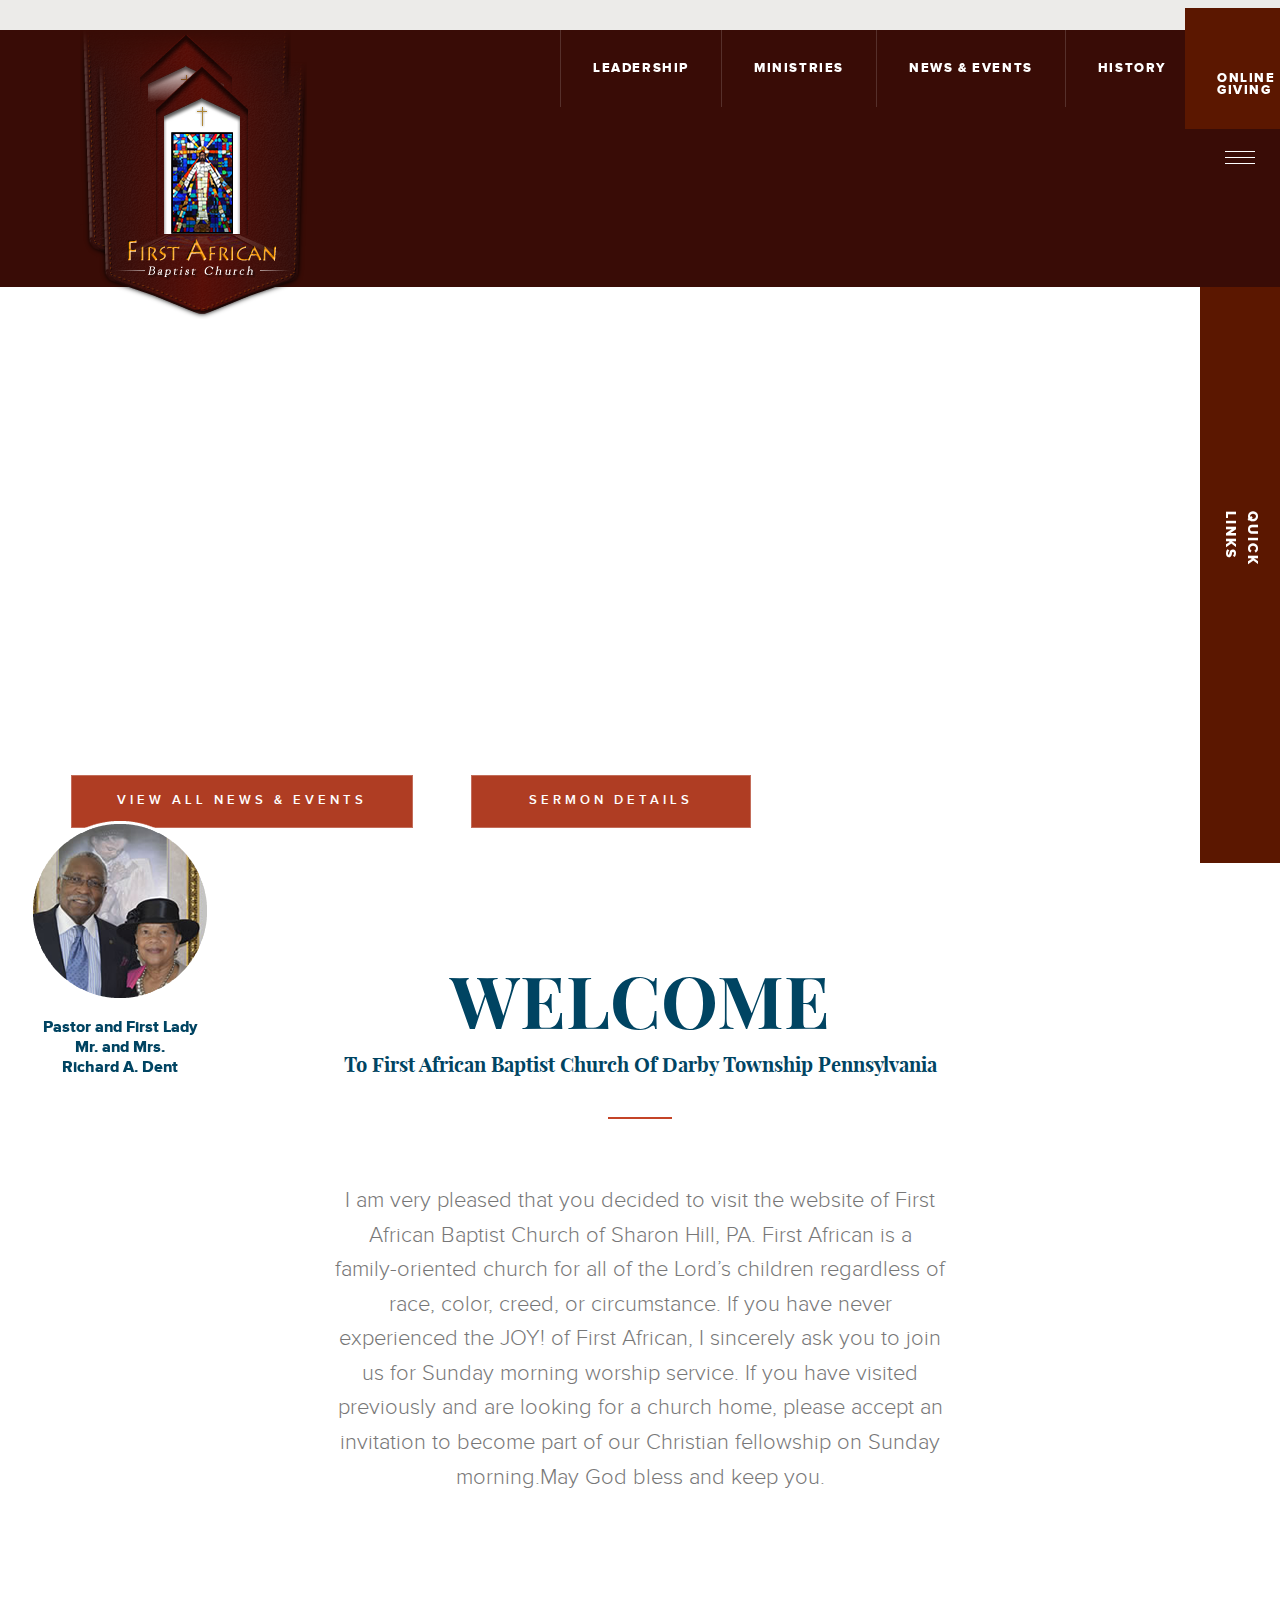
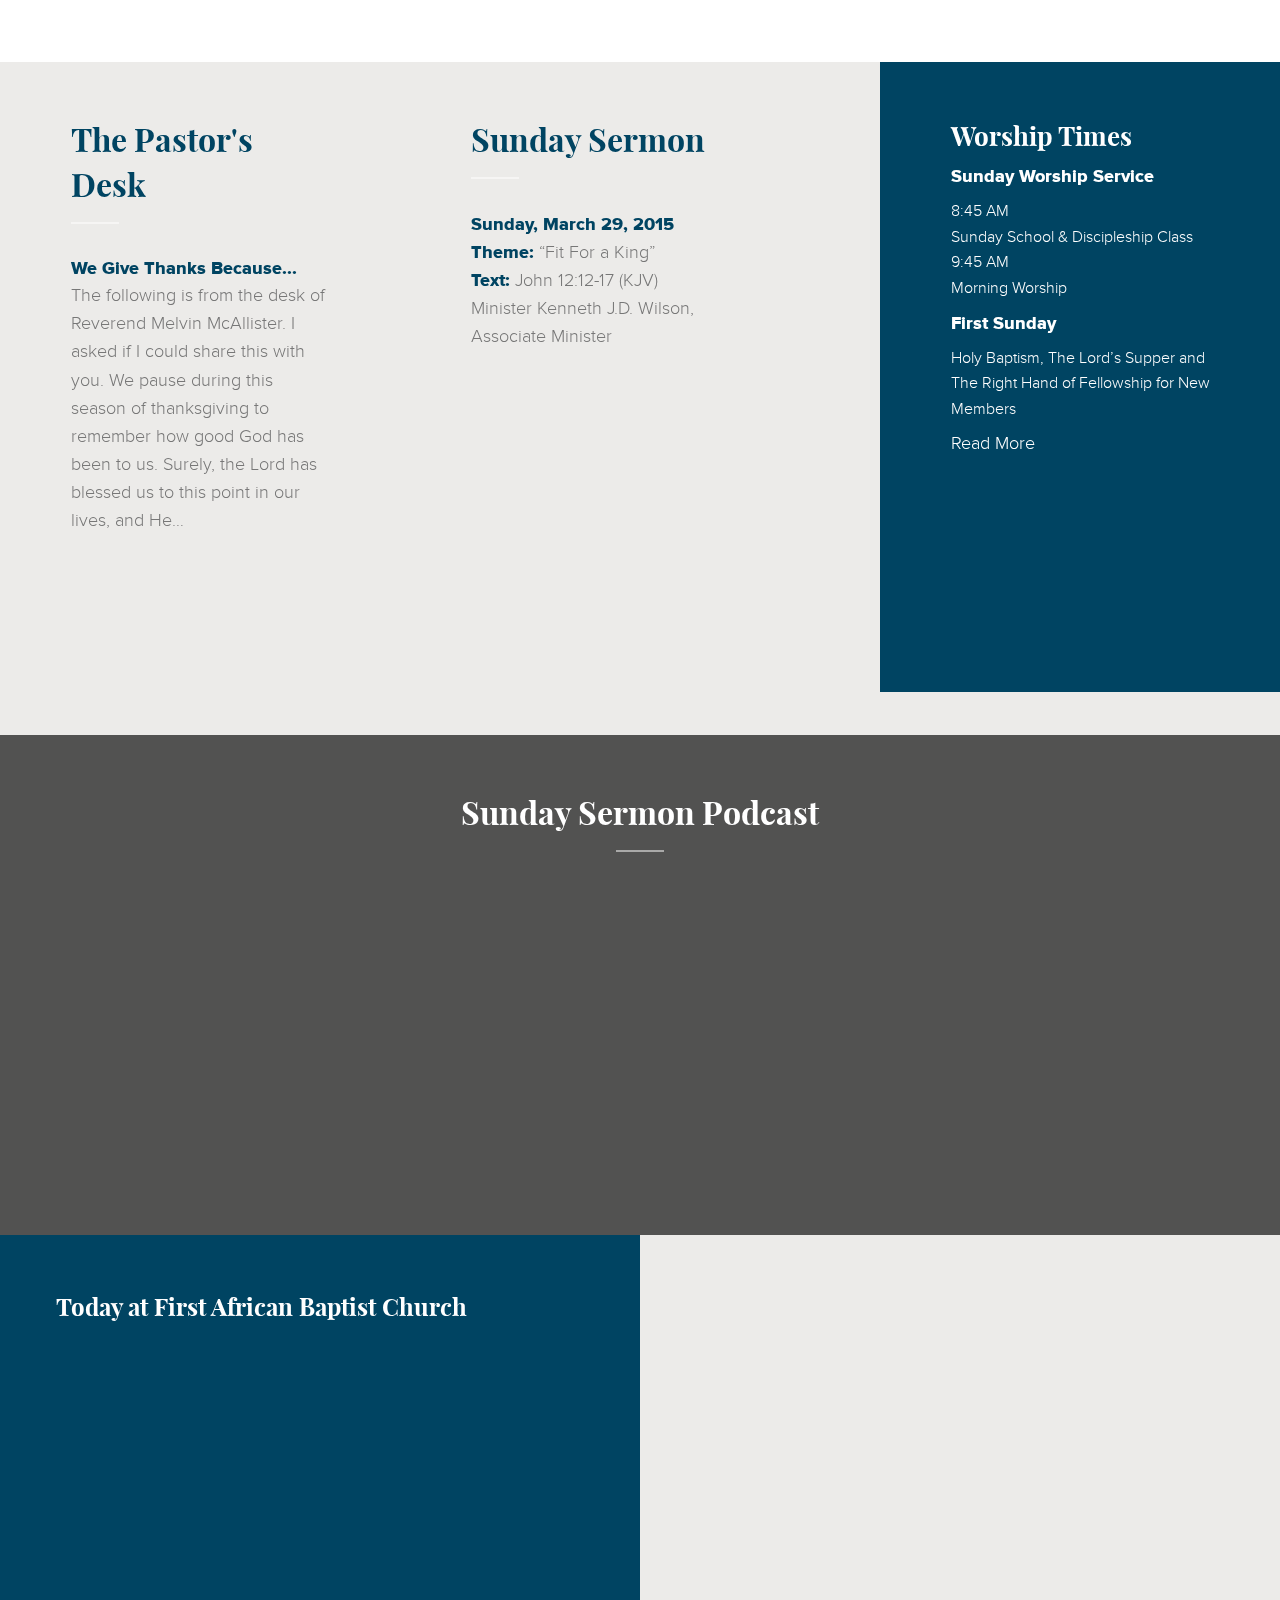
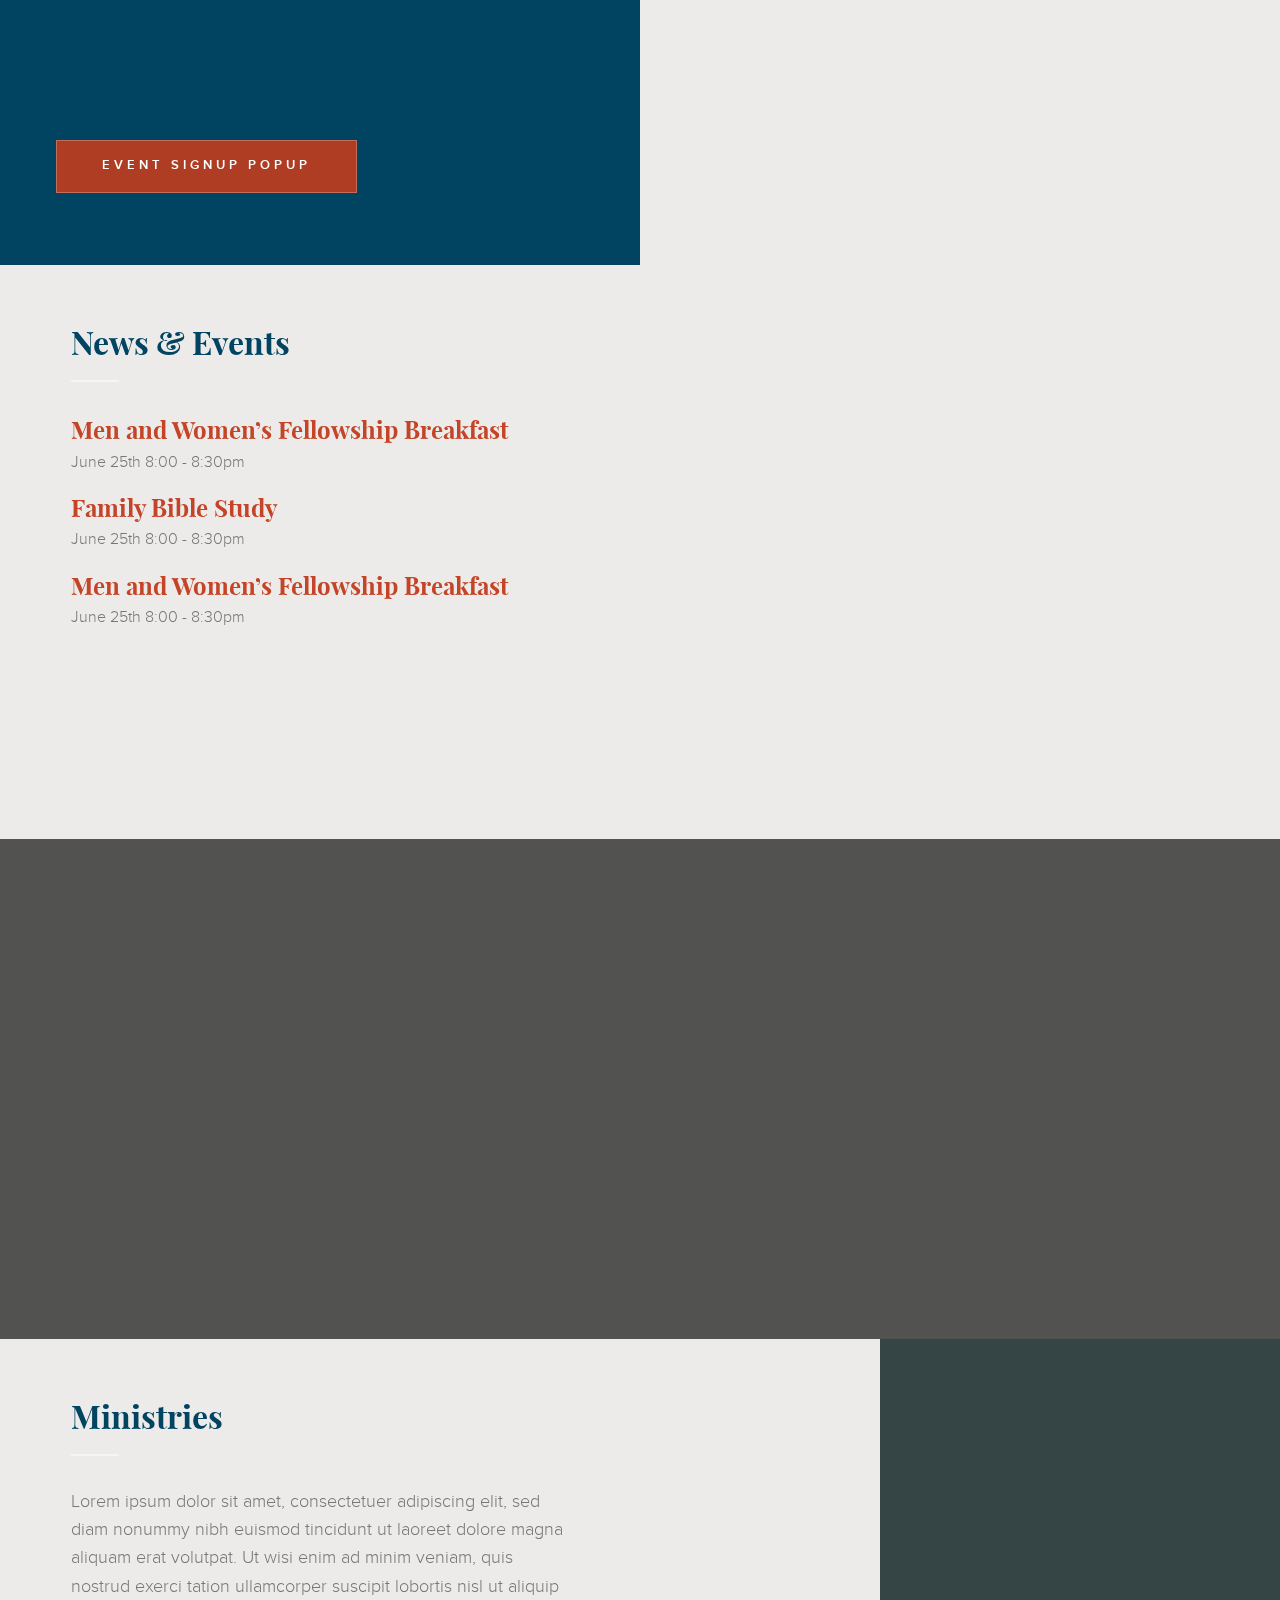
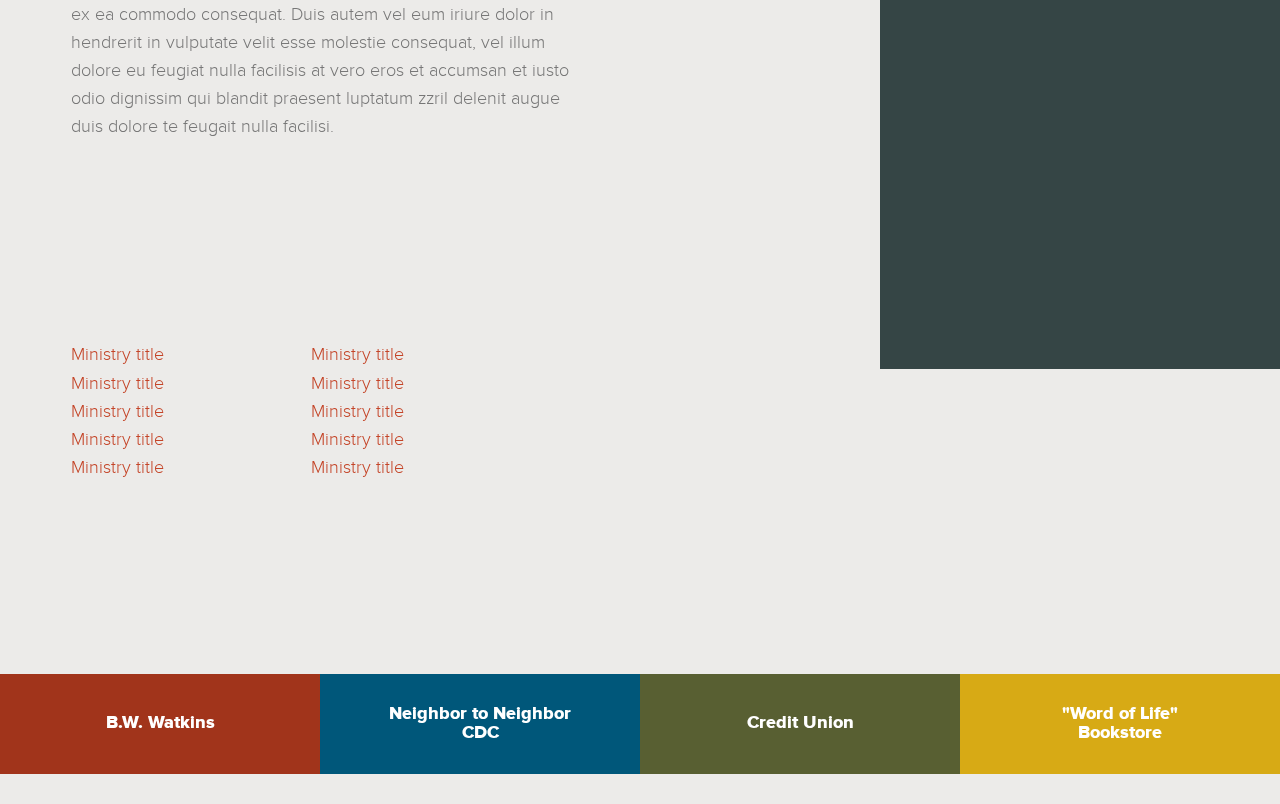
<file: index-A.html>
<!DOCTYPE html>
<html lang="en">
<head>
    <meta charset="UTF-8">
    <meta http-equiv="X-UA-Compatible" content="IE=edge,chrome=1"/>
    <meta name="viewport" content="width=device-width, initial-scale=1, minimum-scale=1, maximum-scale=1">
    <title>First African Baptist Church</title>
    <link rel="stylesheet" href="assets/css/fabc.css">
</head>
<body>
<div class="page-wrapper">
    <div class="header-intro">
        <div class="row">
            <div class="[ large-16 columns ] header-wrapper">
                <header class="header">
                    <div class="row">
                        <a href="" class="logo large-5">
                            <img src="assets/img/fabc-logo.png" alt="">
                        </a>
                        <nav class="large-10">
                            <ul class="menu menu-main align-right">
                                <li><a href="">Leadership</a></li>
                                <li><a href="">Ministries</a></li>
                                <li><a href="">News & Events</a></li>
                                <li><a href="">History</a></li>
                                <li><a href="">Online Giving</a></li>
                            </ul>
                        </nav>
                        <button class="large-1 hamburger hamburger--squeeze" type="button">
                              <span class="hamburger-box">
                                <span class="hamburger-inner"></span>
                              </span>
                        </button>
                    </div>
                </header>
            </div>
        </div>
        <div class="row">
            <!--<div id="gsap-intro-text-1">
                The Courage to Lead
            </div>
            <div id="gsap-intro-text-2">
                The Faith to Follow
            </div>-->

            <!--<div id="gsap-intro-text-1">
                Enter to Worship
            </div>
            <div id="gsap-intro-text-2">
                Leave to Serve
            </div>-->

            <div class="[ large-15 columns ] banner-wrap">
                <div class="banner">
                    <div class="parallax-container" data-parallax="scroll" data-speed="0.4"
                         data-image-src="assets/img/fabc-banner-4.jpg" data-natural-width="1600"
                         data-natural-height="600" style="height: 340px;">

                    </div>
                </div>
            </div>
            <div class="[ large-1 columns ] quick-links">
                <a href="">Quick Links</a>
           </div>
        </div>
    </div>
    <div>
        <div class="row intro">
            <div class="[ large-3 medium-4 columns ] intro-img">
                <img src="assets/img/pastor-mrs-dent.png" alt="">

                <p><b>Pastor and First Lady<br>
                    Mr. and Mrs.<br>
                    Richard A. Dent</b></p>
            </div>
            <div class="[ large-10 medium-12 columns ] intro-text text-center">
                <!--Welcome-->
                <h1>Welcome<br>
                    <span>to First African Baptist Church Of Darby Township Pennsylvania</span></h1>
            </div>
            <div class="[ large-8 large-offset-4 medium-12 medium-offset-4 columns ] intro-text text-center">


                <p>
                    I am very pleased that you decided to visit the website of First African Baptist Church of Sharon
                    Hill, PA. First African is a family-oriented church for all of the Lord’s children regardless of
                    race, color, creed, or circumstance. If you have never experienced the JOY! of First African, I
                    sincerely ask you to join us for Sunday morning worship service. If you have visited previously and
                    are looking for a church home, please accept an invitation to become part of our Christian
                    fellowship on Sunday morning.May God bless and keep you.
                </p>

            </div>
        </div>

        <main>
            <section class="row main-content-intro main-content-wrap">
                <div class="[ xlarge-5 medium-8 columns ] content-item-1">
                    <article class="content-item vh-100">
                        <!--The Pastor’s Desk-->
                        <h2>The Pastor's Desk</h2>
                        <a href=""><strong>We Give Thanks Because...</strong></a>

                        <p>The following is from the desk of Reverend Melvin McAllister. I asked if I could share this
                            with
                            you. We pause during this season of thanksgiving to remember how good God has been to us.
                            Surely, the Lord has blessed us to this point in our lives, and He…</p>
                        <a href="" class="button primary v-stretch">Read More</a>
                    </article>
                </div>

                <div class="[ xlarge-5 medium-8 columns ]">
                    <article class="content-item vh-100">
                        <!--Sunday Sermon-->
                        <h2>Sunday Sermon</h2>

                        <p><b>Sunday, March 29, 2015</b><br>
                            <strong>Theme:</strong> “Fit For a King”<br>
                            <strong>Text:</strong> John 12:12-17 (KJV)<br>
                            Minister Kenneth J.D. Wilson, Associate Minister</p>
                        <a href="" class="button primary v-stretch">Sermon Details</a>

                    </article>
                </div>
                <div class="[ xxlarge-4 xxlarge-offset-2 xlarge-5 xlarge-offset-1 medium-16 column end ] worship-times-callout parallax-container text-inverted">
                    <article>
                        <!--Worship Times-->
                        <h3>Worship Times</h3>

                        <p><strong>Sunday Worship Service</strong></p>

                        <p>8:45 AM<br>
                            Sunday School & Discipleship Class<br>
                            9:45 AM<br>
                            Morning Worship</p>

                        <p><strong>First Sunday</strong></p>

                        <p>Holy Baptism, The Lord’s Supper and The Right Hand of Fellowship for New Members</p>
                        <a href="">Read More</a>

                        <!--<p>Wednesday<br>
                            12:00 PM<br>
                            Noon Prayer<br>
                            6:00 PM<br>
                            Healing Service<br>
                            7:00 PM<br>
                            Adult Youth and Bible Study</p>

                        <p>Saturday<br>
                            10:00 am - Adult Bible Study</p>-->
                    </article>
                </div>
            </section>
            <!--<section class="row">
                <div class="medium-12 column begin">
                <h2>Sermon Podcasts</h2>
                <script src="https://www.buzzsprout.com/8786.js?player=large" type="text/javascript" charset="utf-8"></script>
                </div>
            </section>-->
            <div class="parallax-container parallax" data-parallax="scroll" data-speed="0.3"
                 data-image-src="assets/img/fabc-banner-1.jpg" data-natural-width="1600" data-natural-height="591">
                <div class="overlay-c"></div>
                <div class="row">
                    <!--<div class="large-4 columns">
                        <article class="content-item">
                            <h2>Sunday Sermon</h2>
                            &lt;!&ndash;&lt;!&ndash;<script src="http://www.buzzsprout.com/8786.js?player=small&limit=1&beta="
                                    type="text/javascript"
                                    charset="utf-8"></script>&ndash;&gt;
                            <script type='text/javascript' charset='utf-8'
                                    src='https://www.buzzsprout.com/8786.js?player=small&limit=1'></script>&ndash;&gt;
                        </article>
                    </div>-->
                    <div class="large-8 large-offset-4 columns text-center">
                        <article class="content-item">
                            <h2>Sunday Sermon Podcast</h2>
                            <script type='text/javascript' charset='utf-8' src='https://www.buzzsprout.com/8786.js?player=small&limit=1'></script>
                        </article>
                    </div>
                </div>
            </div>

            <section class="row news-events-intro main-content-wrap">
                <div class="[ large-8 medium-16 column begin ] parallax-container current-events-callout text-inverted">
                    <article class="vh-100">
                        <!--Today at First African Baptist Church-->
                        <h4>Today at First African Baptist Church</h4>
                        <a href="" class="button primary v-stretch">Event Signup popup</a>
                    </article>
                </div>
                <div class="[ xxxlarge-8 large-10 medium-8 columns ]">
                    <article class="content-item vh-100">
                        <!--News & Events-->
                        <h2>News & Events</h2>
                        <ul class="no-bullet news-link">
                            <li>
                                <a href="">
                                    <h4>Men and Women’s Fellowship Breakfast</h4>
                                </a>
                                June 25th 8:00 - 8:30pm
                            </li>
                            <li>
                                <a href="">
                                    <h4>Family Bible Study</h4>
                                </a>
                                June 25th 8:00 - 8:30pm
                            </li>
                            <li>
                                <a href="">
                                    <h4>Men and Women’s Fellowship Breakfast</h4>
                                </a>
                                June 25th 8:00 - 8:30pm
                            </li>
                        </ul>
                        <a href="" class="button primary v-stretch">View All News & Events</a>
                    </article>
                </div>
                <!--<div class="[ xxxlarge-4 medium-12 columns ]">
                    <article class="content-item">
                        <h3>Sign Up for Events</h3>
                        <ul>
                            <li><a href="">List Item One</a></li>
                            <li><a href="">List Item One</a></li>
                            <li><a href="">List Item One</a></li>
                        </ul>
                    </article>
                </div>-->
            </section>
            <!--<section class="row">

            </section>-->
            <div class="parallax-container parallax" data-parallax="scroll" data-speed="0.3"
                 data-image-src="assets/img/fabc-banner-3.jpg" data-natural-width="1600" data-natural-height="591"
                 style="height: 360px;">
                <div class="overlay-b"></div>

            </div>
            <section class="row ministries-intro main-content-wrap">
                <div class="[ large-8 columns ]">
                    <!--Ministries-->
                    <article class="content-item">
                        <!--Ministries-->
                        <h2>Ministries</h2>

                        <p>Lorem ipsum dolor sit amet, consectetuer adipiscing elit, sed diam nonummy nibh euismod
                            tincidunt
                            ut laoreet dolore magna aliquam erat volutpat. Ut wisi enim ad minim veniam, quis nostrud
                            exerci
                            tation ullamcorper suscipit lobortis nisl ut aliquip ex ea commodo consequat. Duis autem vel
                            eum
                            iriure dolor in hendrerit in vulputate velit esse molestie consequat, vel illum dolore eu
                            feugiat nulla facilisis at vero eros et accumsan et iusto odio dignissim qui blandit
                            praesent
                            luptatum zzril delenit augue duis dolore te feugait nulla facilisi.</p>
                    </article>
                    <div class="row">
                        <div class="large-6 columns">
                            <nav>
                                <div class="content-item">
                                    <ul>
                                        <li><a href="">Ministry title</a></li>
                                        <li><a href="">Ministry title</a></li>
                                        <li><a href="">Ministry title</a></li>
                                        <li><a href="">Ministry title</a></li>
                                        <li><a href="">Ministry title</a></li>
                                    </ul>
                                </div>
                            </nav>
                        </div>

                        <div class="large-6 columns">
                            <nav>
                                <div class="content-item">
                                    <ul>
                                        <li><a href="">Ministry title</a></li>
                                        <li><a href="">Ministry title</a></li>
                                        <li><a href="">Ministry title</a></li>
                                        <li><a href="">Ministry title</a></li>
                                        <li><a href="">Ministry title</a></li>
                                    </ul>
                                </div>
                            </nav>
                        </div>

                    </div>
                </div>
                <div class="[ xxlarge-4 xxlarge-offset-4 large-5 large-offset-3 medium-16 column end ] ministries-callout parallax-container text-inverted">
                    <article>

                    </article>
                </div>
            </section>
            <div class="row xlarge-up-4 large-up-2 medium-up-2 ministries-4">
                <div class="columns bw-watkins">
                    <a href="">B.W. Watkins</a>
                </div>
                <div class="columns n2n">
                    <a href="">Neighbor to Neighbor<br>
                        CDC</a>
                </div>
                <div class="columns credit-union">
                    <a href="">Credit Union</a>
                </div>
                <div class="columns bookstore">
                    <a href="">"Word of Life"<br>
                        Bookstore</a>
                </div>
            </div>
            <!--Sermon Podcast Begin -->
            <!--<section class="row">
                <div class="medium-16 column begin">
                    <h2>Sermon Podcasts</h2>
                    <script src="https://www.buzzsprout.com/8786.js?player=large" type="text/javascript" charset="utf-8"></script>
                </div>
            </section>-->
            <!-- Map Begin -->
            <div class="map-wrapper">
                <div class="map">

                    <!-- Map End -->
                </div>
            </div>
            <div>
                <!--Parallax Banner 3-->
            </div>
        </main>
        <footer>
            <div>
                <div>

                </div>
                <div>

                </div>
                <div>

                </div>
            </div>
        </footer>
    </div>
</div>
<!--<script src="//ajax.googleapis.com/ajax/libs/jquery/1.11.0/jquery.min.js"></script>-->
<script src="assets/js/jquery-1.11.3.js"></script>
<script>
    $(function () {
        if (navigator.userAgent.match(/(iPod|iPhone|iPad|Android)/)) {
            $('#ios-notice').removeClass('hidden');
            $('.parallax-container').height($(window).height() * 0.5 | 0);
        } else {
            $(window).resize(function () {
                var parallaxHeight = Math.max($(window).height() * 0.7, 200) | 0;
                $('.parallax-container').height(parallaxHeight);
            }).trigger('resize');
        }
    });
</script>
<script src="assets/js/parallax.js"></script>
<script src="assets/js/hamburgers.js" async></script>
<script>
    var forEach=function(t,o,r){if("[object Object]"===Object.prototype.toString.call(t))for(var c in t)Object.prototype.hasOwnProperty.call(t,c)&&o.call(r,t[c],c,t);else for(var e=0,l=t.length;l>e;e++)o.call(r,t[e],e,t)};

    var hamburgers = document.querySelectorAll(".hamburger");
    if (hamburgers.length > 0) {
        forEach(hamburgers, function(hamburger) {
            hamburger.addEventListener("click", function() {
                this.classList.toggle("is-active");
            }, false);
        });
    }
</script>
</body>
</html>
</file>
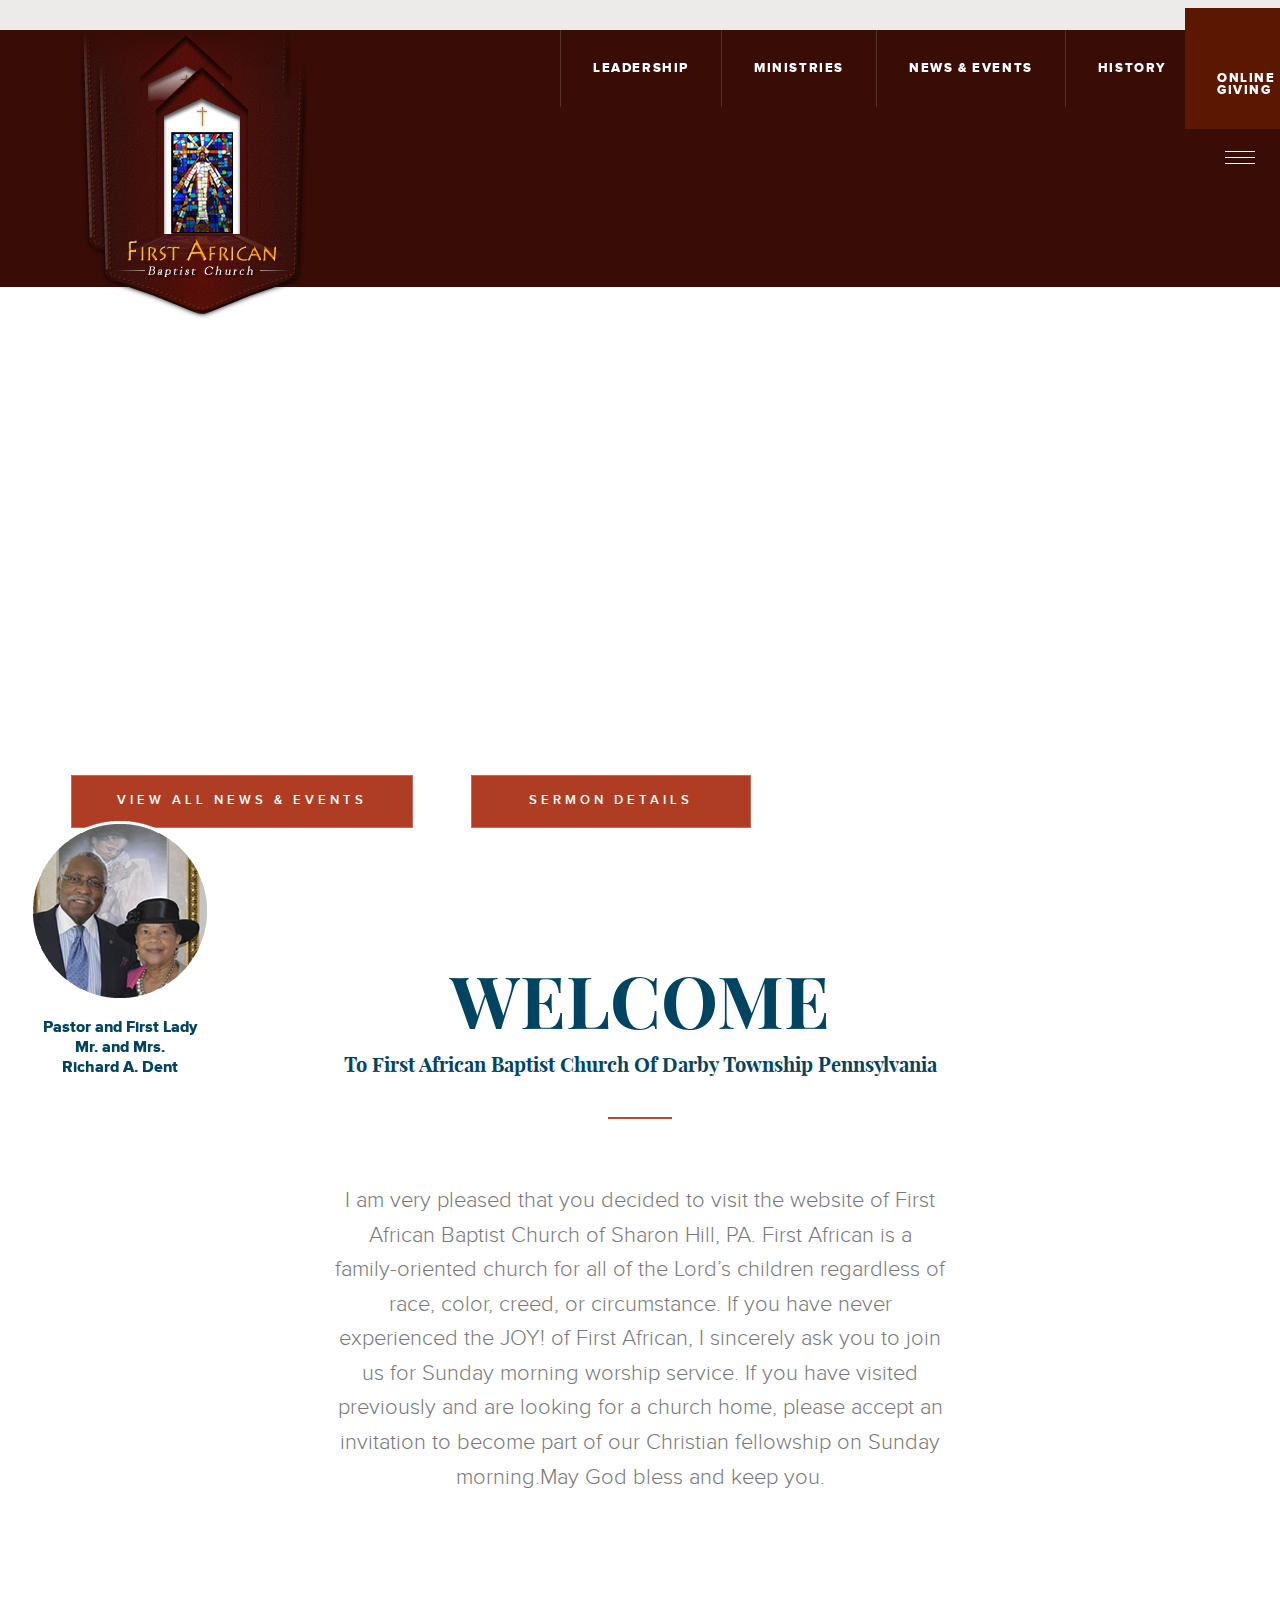
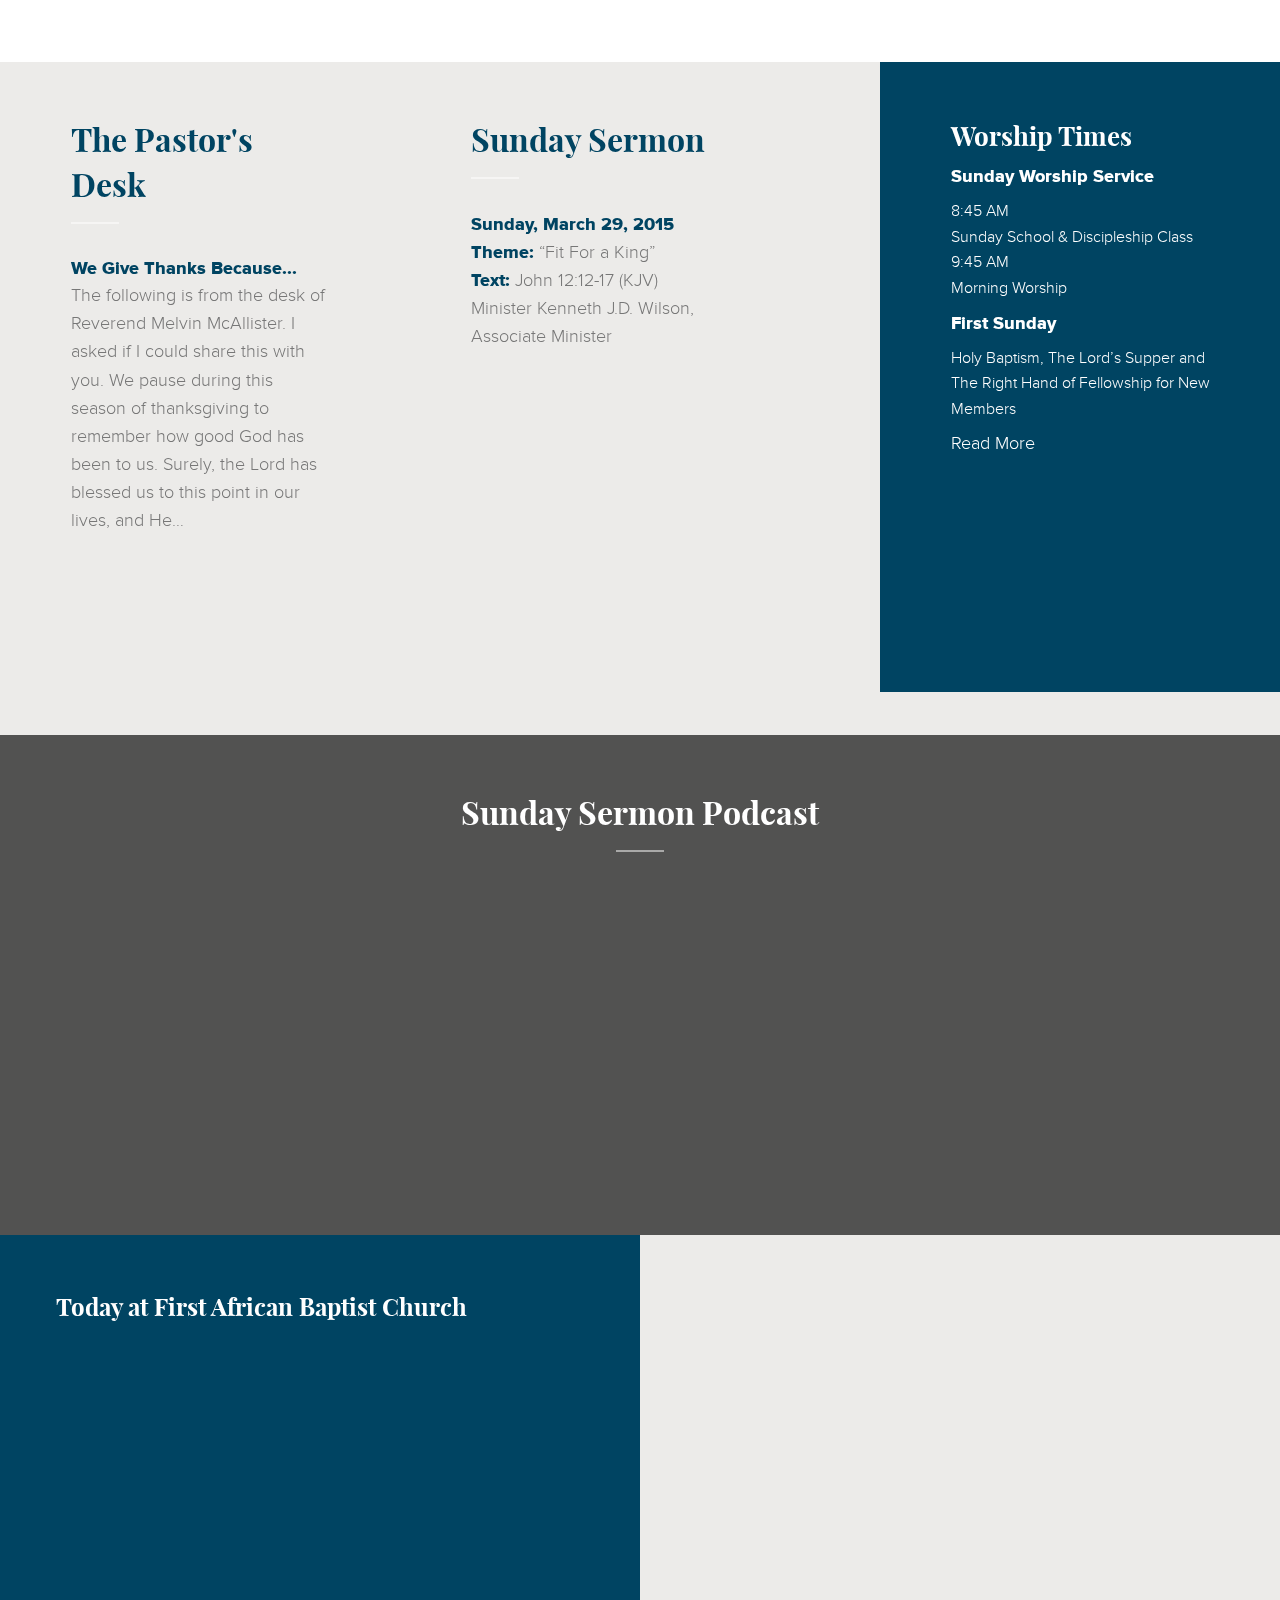
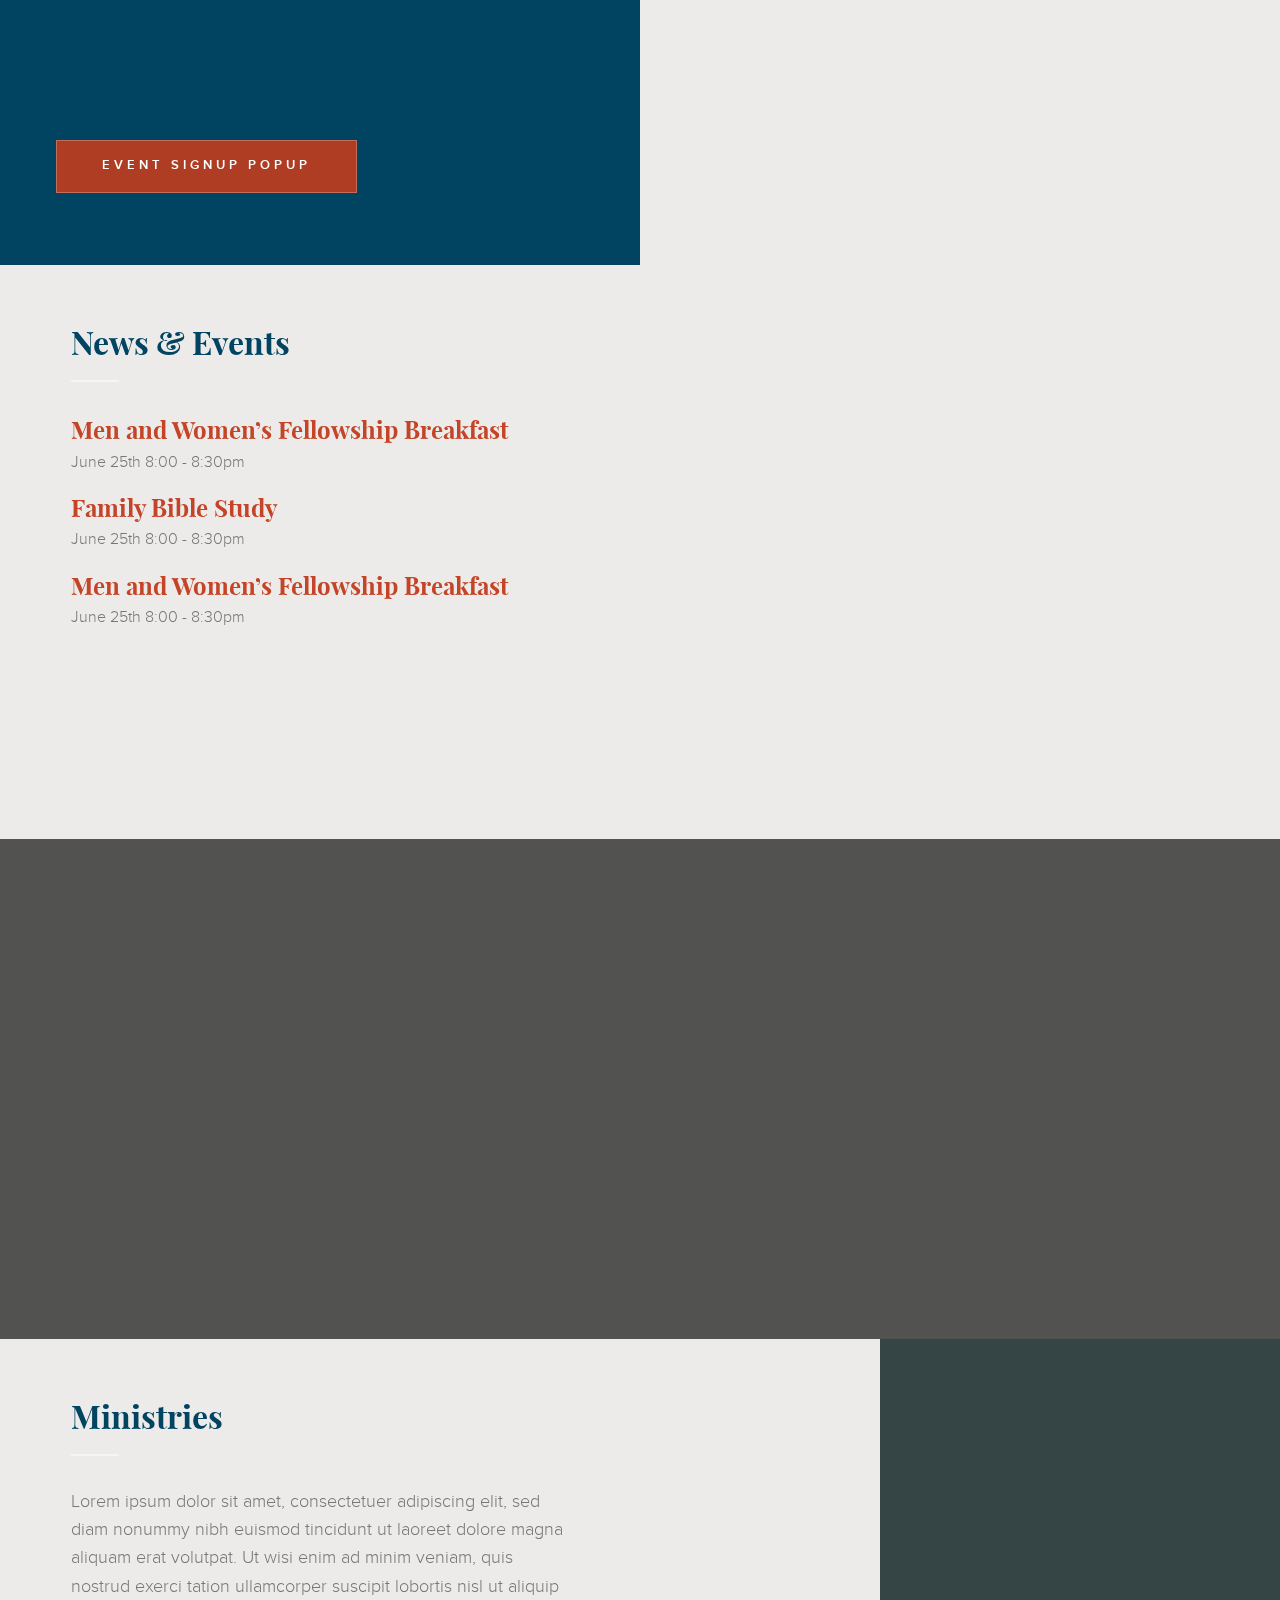
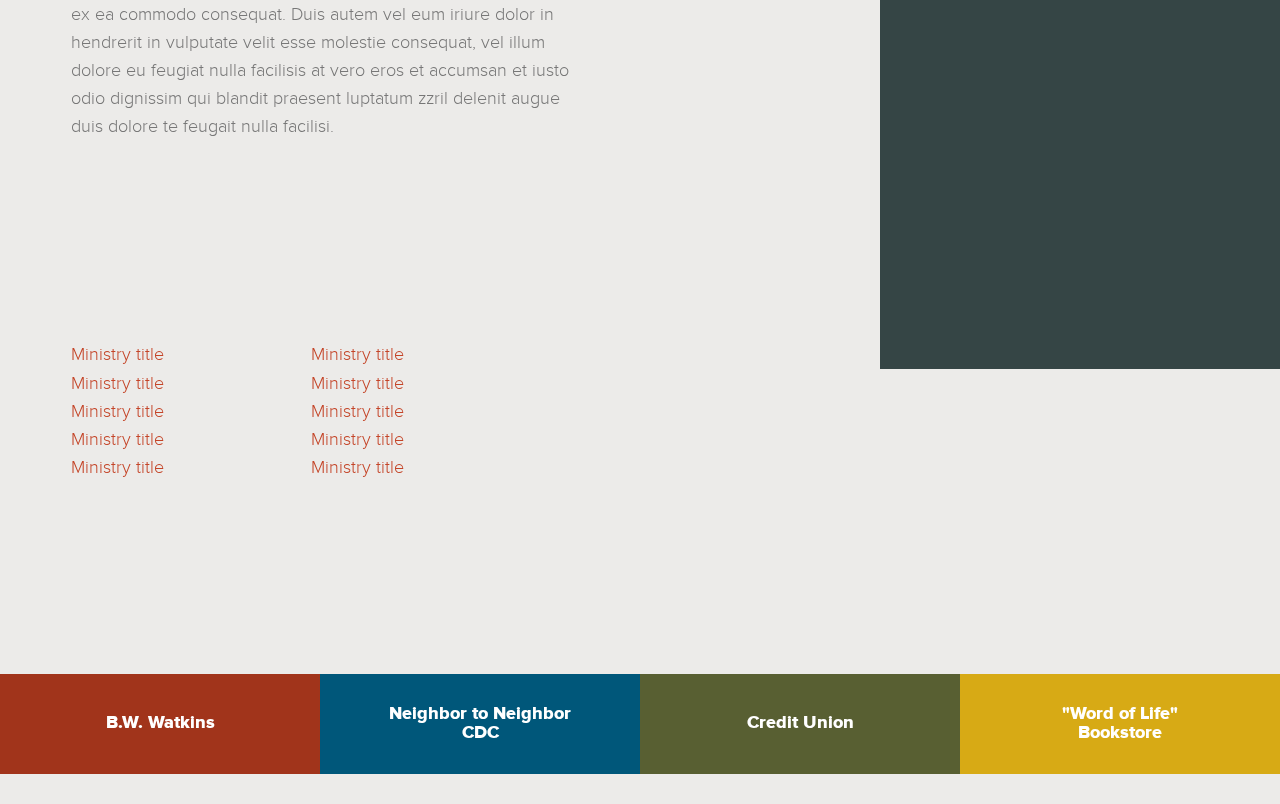
<file: index-B.html>
<!DOCTYPE html>
<html lang="en">
<head>
    <meta charset="UTF-8">
    <meta http-equiv="X-UA-Compatible" content="IE=edge,chrome=1"/>
    <meta name="viewport" content="width=device-width, initial-scale=1, minimum-scale=1, maximum-scale=1">
    <title>First African Baptist Church</title>
    <link rel="stylesheet" href="assets/css/fabc.css">
</head>
<body>
<div class="page-wrapper">
    <div class="header-intro">
        <div class="[ row ]">
            <div class="[ large-16 columns ] header-wrapper">
                <header class="header">
                    <div class="[ row ]">
                        <a href="" class="logo large-5">
                            <img src="assets/img/fabc-logo.png" alt="">
                        </a>
                        <nav class="[ large-10 ]">
                            <ul class="menu menu-main align-right">
                                <li><a href="">Leadership</a></li>
                                <li><a href="">Ministries</a></li>
                                <li><a href="">News & Events</a></li>
                                <li><a href="">History</a></li>
                                <li><a href="">Online Giving</a></li>
                            </ul>
                        </nav>
                        <button class="[ large-1 ] hamburger hamburger--squeeze" type="button">
                              <span class="hamburger-box">
                                <span class="hamburger-inner"></span>
                              </span>
                        </button>
                    </div>
                </header>
            </div>
        </div>
        <div class="[ row ]">
            <!--<div id="gsap-intro-text-1">
                The Courage to Lead
            </div>
            <div id="gsap-intro-text-2">
                The Faith to Follow
            </div>-->

            <!--<div id="gsap-intro-text-1">
                Enter to Worship
            </div>
            <div id="gsap-intro-text-2">
                Leave to Serve
            </div>-->

            <div class="[ large-16 columns ] banner-wrap">
                <div class="banner">
                    <div class="parallax-container" data-parallax="scroll" data-speed="0.4"
                         data-image-src="assets/img/fabc-banner-4.jpg" data-natural-width="1600"
                         data-natural-height="600" style="height: 340px;">

                    </div>
                </div>
            </div>
            <!--<div class="[ large-1 columns ] quick-links">
                <a href="">Quick Links</a>
           </div>-->
        </div>
    </div>
    <div>
        <div class="[ row ] intro">
            <div class="[ large-3 medium-4 columns ] intro-img">
                <img src="assets/img/pastor-mrs-dent.png" alt="">

                <p><b>Pastor and First Lady<br>
                    Mr. and Mrs.<br>
                    Richard A. Dent</b></p>
            </div>
            <div class="[ large-10 medium-12 columns ] intro-text text-center">
                <!--Welcome-->
                <h1>Welcome<br>
                    <span>to First African Baptist Church Of Darby Township Pennsylvania</span></h1>
            </div>
            <div class="[ large-8 large-offset-4 medium-12 medium-offset-4 columns ] intro-text text-center">


                <p>
                    I am very pleased that you decided to visit the website of First African Baptist Church of Sharon
                    Hill, PA. First African is a family-oriented church for all of the Lord’s children regardless of
                    race, color, creed, or circumstance. If you have never experienced the JOY! of First African, I
                    sincerely ask you to join us for Sunday morning worship service. If you have visited previously and
                    are looking for a church home, please accept an invitation to become part of our Christian
                    fellowship on Sunday morning.May God bless and keep you.
                </p>

            </div>
        </div>

        <main>
            <section class="[ row ] main-content-intro main-content-wrap">
                <div class="[ xlarge-5 medium-8 columns ] content-item-1">
                    <article class="content-item vh-100">
                        <!--The Pastor’s Desk-->
                        <h2>The Pastor's Desk</h2>
                        <a href=""><strong>We Give Thanks Because...</strong></a>

                        <p>The following is from the desk of Reverend Melvin McAllister. I asked if I could share this
                            with
                            you. We pause during this season of thanksgiving to remember how good God has been to us.
                            Surely, the Lord has blessed us to this point in our lives, and He…</p>
                        <a href="" class="button primary v-stretch">Read More</a>
                    </article>
                </div>

                <div class="[ xlarge-5 medium-8 columns ]">
                    <article class="content-item vh-100">
                        <!--Sunday Sermon-->
                        <h2>Sunday Sermon</h2>

                        <p><b>Sunday, March 29, 2015</b><br>
                            <strong>Theme:</strong> “Fit For a King”<br>
                            <strong>Text:</strong> John 12:12-17 (KJV)<br>
                            Minister Kenneth J.D. Wilson, Associate Minister</p>
                        <a href="" class="button primary v-stretch">Sermon Details</a>

                    </article>
                </div>
                <div class="[ xxlarge-4 xxlarge-offset-2 xlarge-5 xlarge-offset-1 medium-16 column end ] worship-times-callout parallax-container text-inverted">
                    <article>
                        <!--Worship Times-->
                        <h3>Worship Times</h3>

                        <p><strong>Sunday Worship Service</strong></p>

                        <p>8:45 AM<br>
                            Sunday School & Discipleship Class<br>
                            9:45 AM<br>
                            Morning Worship</p>

                        <p><strong>First Sunday</strong></p>

                        <p>Holy Baptism, The Lord’s Supper and The Right Hand of Fellowship for New Members</p>
                        <a href="">Read More</a>

                        <!--<p>Wednesday<br>
                            12:00 PM<br>
                            Noon Prayer<br>
                            6:00 PM<br>
                            Healing Service<br>
                            7:00 PM<br>
                            Adult Youth and Bible Study</p>

                        <p>Saturday<br>
                            10:00 am - Adult Bible Study</p>-->
                    </article>
                </div>
            </section>
            <!--<section class="row">
                <div class="medium-12 column begin">
                <h2>Sermon Podcasts</h2>
                <script src="https://www.buzzsprout.com/8786.js?player=large" type="text/javascript" charset="utf-8"></script>
                </div>
            </section>-->
            <div class="parallax-container parallax" data-parallax="scroll" data-speed="0.3"
                 data-image-src="assets/img/fabc-banner-1.jpg" data-natural-width="1600" data-natural-height="591">
                <div class="overlay-c"></div>
                <div class="[ row ]">
                    <!--<div class="large-4 columns">
                        <article class="content-item">
                            <h2>Sunday Sermon</h2>
                            &lt;!&ndash;&lt;!&ndash;<script src="http://www.buzzsprout.com/8786.js?player=small&limit=1&beta="
                                    type="text/javascript"
                                    charset="utf-8"></script>&ndash;&gt;
                            <script type='text/javascript' charset='utf-8'
                                    src='https://www.buzzsprout.com/8786.js?player=small&limit=1'></script>&ndash;&gt;
                        </article>
                    </div>-->
                    <div class="[ large-8 large-offset-4 columns ] text-center">
                        <article class="content-item">
                            <h2>Sunday Sermon Podcast</h2>
                            <script type='text/javascript' charset='utf-8' src='https://www.buzzsprout.com/8786.js?player=small&limit=1'></script>
                        </article>
                    </div>
                </div>
            </div>

            <section class="[ row ] news-events-intro main-content-wrap">
                <div class="[ large-8 medium-16 column begin ] parallax-container current-events-callout text-inverted">
                    <article class="vh-100">
                        <!--Today at First African Baptist Church-->
                        <h4>Today at First African Baptist Church</h4>
                        <a href="" class="button primary v-stretch">Event Signup popup</a>
                    </article>
                </div>
                <div class="[ xxxlarge-8 large-10 medium-8 columns ]">
                    <article class="content-item vh-100">
                        <!--News & Events-->
                        <h2>News & Events</h2>
                        <ul class="no-bullet news-link">
                            <li>
                                <a href="">
                                    <h4>Men and Women’s Fellowship Breakfast</h4>
                                </a>
                                June 25th 8:00 - 8:30pm
                            </li>
                            <li>
                                <a href="">
                                    <h4>Family Bible Study</h4>
                                </a>
                                June 25th 8:00 - 8:30pm
                            </li>
                            <li>
                                <a href="">
                                    <h4>Men and Women’s Fellowship Breakfast</h4>
                                </a>
                                June 25th 8:00 - 8:30pm
                            </li>
                        </ul>
                        <a href="" class="button primary v-stretch">View All News & Events</a>
                    </article>
                </div>
                <!--<div class="[ xxxlarge-4 medium-12 columns ]">
                    <article class="content-item">
                        <h3>Sign Up for Events</h3>
                        <ul>
                            <li><a href="">List Item One</a></li>
                            <li><a href="">List Item One</a></li>
                            <li><a href="">List Item One</a></li>
                        </ul>
                    </article>
                </div>-->
            </section>
            <!--<section class="row">

            </section>-->
            <div class="parallax-container parallax" data-parallax="scroll" data-speed="0.3"
                 data-image-src="assets/img/fabc-banner-3.jpg" data-natural-width="1600" data-natural-height="591"
                 style="height: 360px;">
                <div class="overlay-b"></div>

            </div>
            <section class="[ row ] ministries-intro main-content-wrap">
                <div class="[ large-8 columns ]">
                    <!--Ministries-->
                    <article class="content-item">
                        <!--Ministries-->
                        <h2>Ministries</h2>

                        <p>Lorem ipsum dolor sit amet, consectetuer adipiscing elit, sed diam nonummy nibh euismod
                            tincidunt
                            ut laoreet dolore magna aliquam erat volutpat. Ut wisi enim ad minim veniam, quis nostrud
                            exerci
                            tation ullamcorper suscipit lobortis nisl ut aliquip ex ea commodo consequat. Duis autem vel
                            eum
                            iriure dolor in hendrerit in vulputate velit esse molestie consequat, vel illum dolore eu
                            feugiat nulla facilisis at vero eros et accumsan et iusto odio dignissim qui blandit
                            praesent
                            luptatum zzril delenit augue duis dolore te feugait nulla facilisi.</p>
                    </article>
                    <div class="[ row ]">
                        <div class="[ large-6 columns ]">
                            <nav>
                                <div class="content-item">
                                    <ul>
                                        <li><a href="">Ministry title</a></li>
                                        <li><a href="">Ministry title</a></li>
                                        <li><a href="">Ministry title</a></li>
                                        <li><a href="">Ministry title</a></li>
                                        <li><a href="">Ministry title</a></li>
                                    </ul>
                                </div>
                            </nav>
                        </div>

                        <div class="[ large-6 columns ]">
                            <nav>
                                <div class="content-item">
                                    <ul>
                                        <li><a href="">Ministry title</a></li>
                                        <li><a href="">Ministry title</a></li>
                                        <li><a href="">Ministry title</a></li>
                                        <li><a href="">Ministry title</a></li>
                                        <li><a href="">Ministry title</a></li>
                                    </ul>
                                </div>
                            </nav>
                        </div>

                    </div>
                </div>
                <div class="[ xxlarge-4 xxlarge-offset-4 large-5 large-offset-3 medium-16 column end ] ministries-callout parallax-container text-inverted">
                    <article>

                    </article>
                </div>
            </section>
            <div class="[ row xlarge-up-4 large-up-2 medium-up-2 ] ministries-4">
                <div class="columns bw-watkins">
                    <a href="">B.W. Watkins</a>
                </div>
                <div class="columns n2n">
                    <a href="">Neighbor to Neighbor<br>
                        CDC</a>
                </div>
                <div class="columns credit-union">
                    <a href="">Credit Union</a>
                </div>
                <div class="columns bookstore">
                    <a href="">"Word of Life"<br>
                        Bookstore</a>
                </div>
            </div>
            <!--Sermon Podcast Begin -->
            <!--<section class="row">
                <div class="medium-16 column begin">
                    <h2>Sermon Podcasts</h2>
                    <script src="https://www.buzzsprout.com/8786.js?player=large" type="text/javascript" charset="utf-8"></script>
                </div>
            </section>-->
            <!-- Map Begin -->
            <div class="map-wrapper">
                <div class="map">

                    <!-- Map End -->
                </div>
            </div>
            <div>
                <!--Parallax Banner 3-->
            </div>
        </main>
        <footer>
            <div>
                <div>

                </div>
                <div>

                </div>
                <div>

                </div>
            </div>
        </footer>
    </div>
</div>
<!--<script src="//ajax.googleapis.com/ajax/libs/jquery/1.11.0/jquery.min.js"></script>-->
<script src="assets/js/jquery-1.11.3.js"></script>
<script>
    $(function () {
        if (navigator.userAgent.match(/(iPod|iPhone|iPad|Android)/)) {
            $('#ios-notice').removeClass('hidden');
            $('.parallax-container').height($(window).height() * 0.5 | 0);
        } else {
            $(window).resize(function () {
                var parallaxHeight = Math.max($(window).height() * 0.7, 200) | 0;
                $('.parallax-container').height(parallaxHeight);
            }).trigger('resize');
        }
    });
</script>
<script src="assets/js/parallax.js"></script>
<script src="assets/js/hamburgers.js" async></script>
<script>
    var forEach=function(t,o,r){if("[object Object]"===Object.prototype.toString.call(t))for(var c in t)Object.prototype.hasOwnProperty.call(t,c)&&o.call(r,t[c],c,t);else for(var e=0,l=t.length;l>e;e++)o.call(r,t[e],e,t)};

    var hamburgers = document.querySelectorAll(".hamburger");
    if (hamburgers.length > 0) {
        forEach(hamburgers, function(hamburger) {
            hamburger.addEventListener("click", function() {
                this.classList.toggle("is-active");
            }, false);
        });
    }
</script>
</body>
</html>
</file>
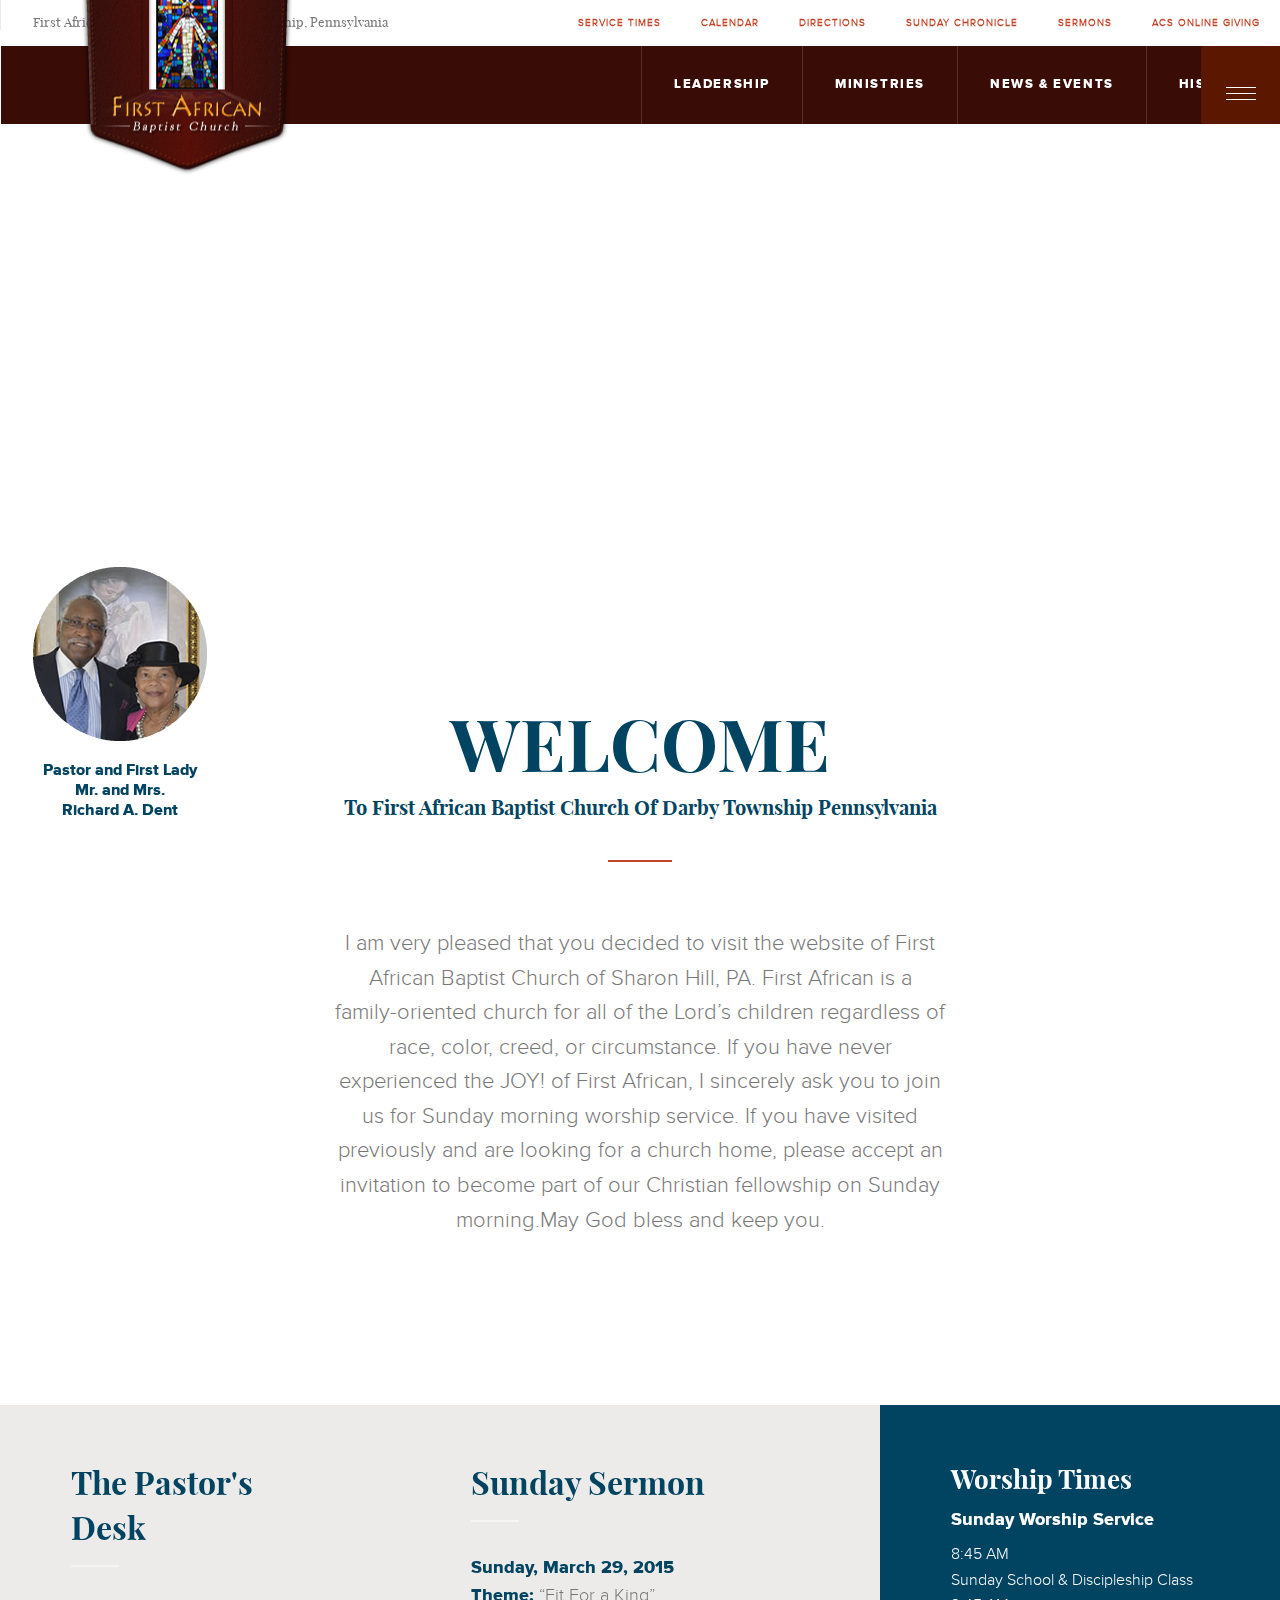
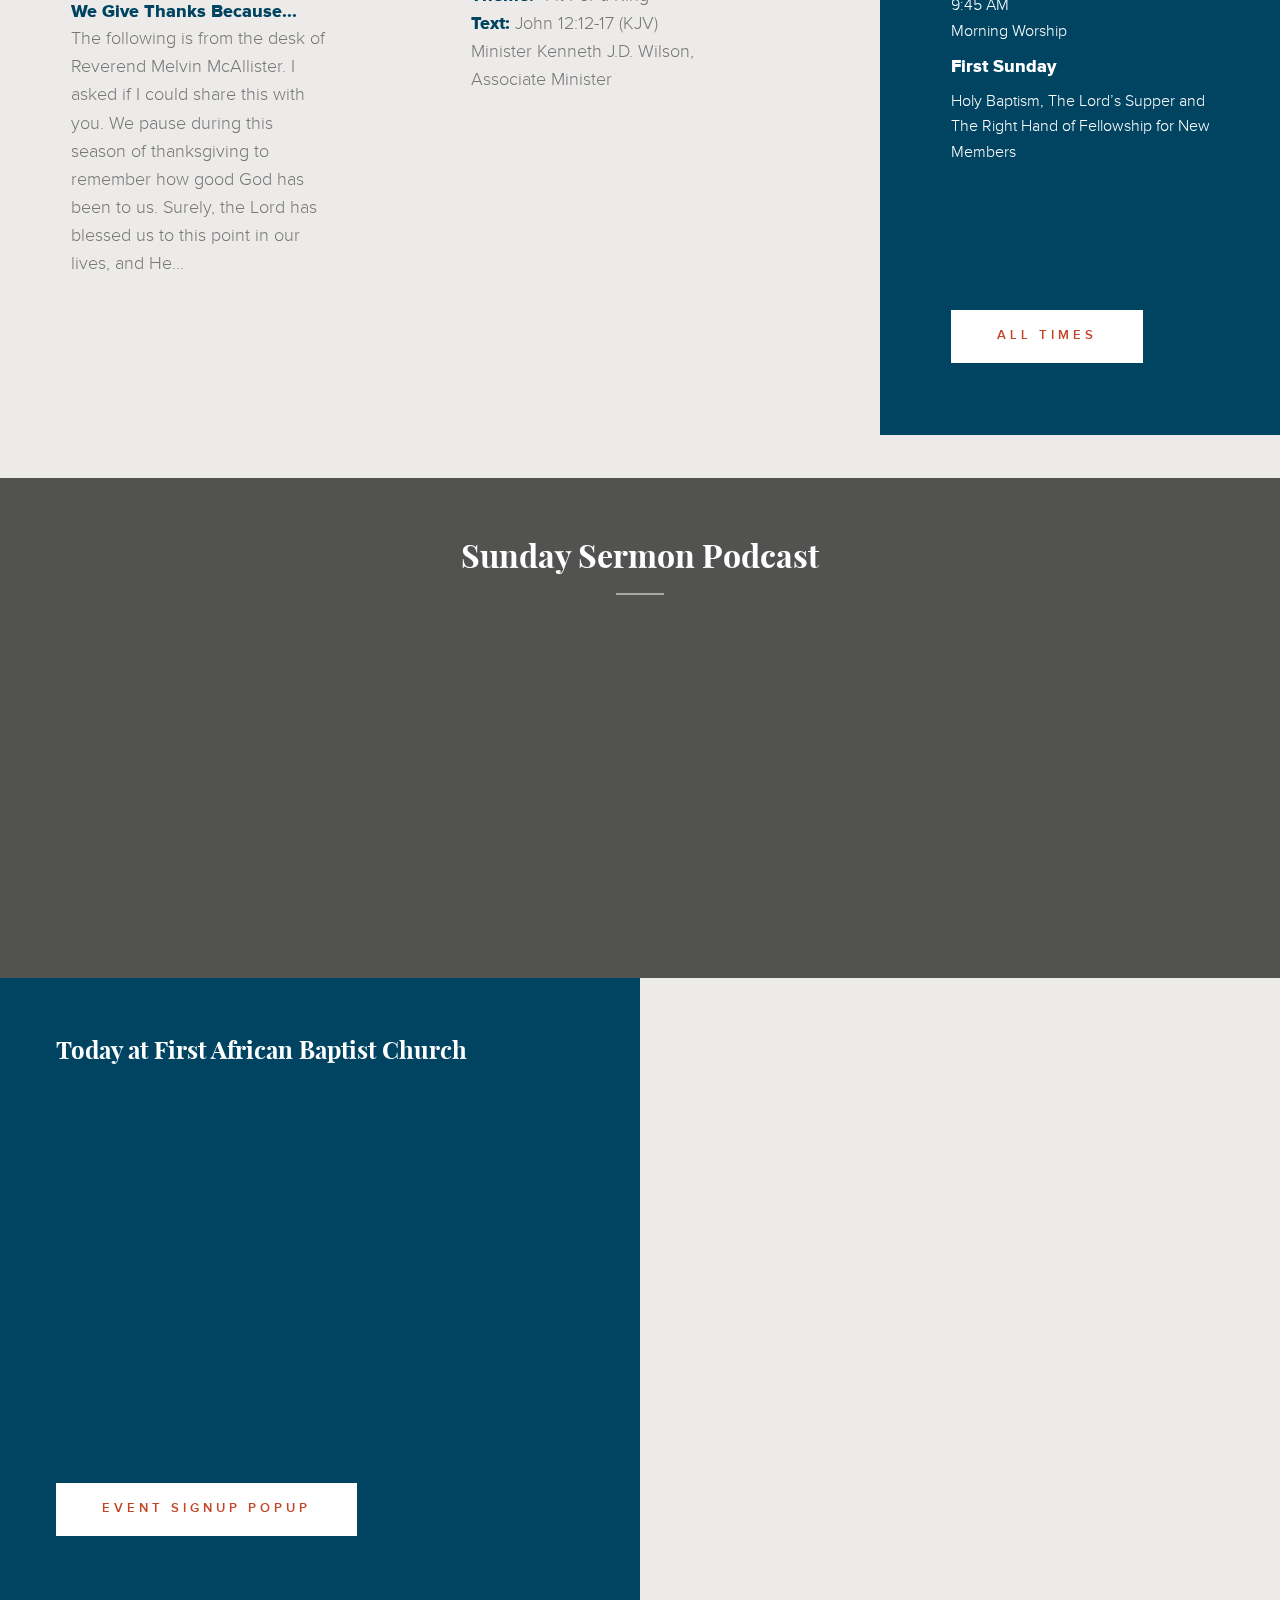
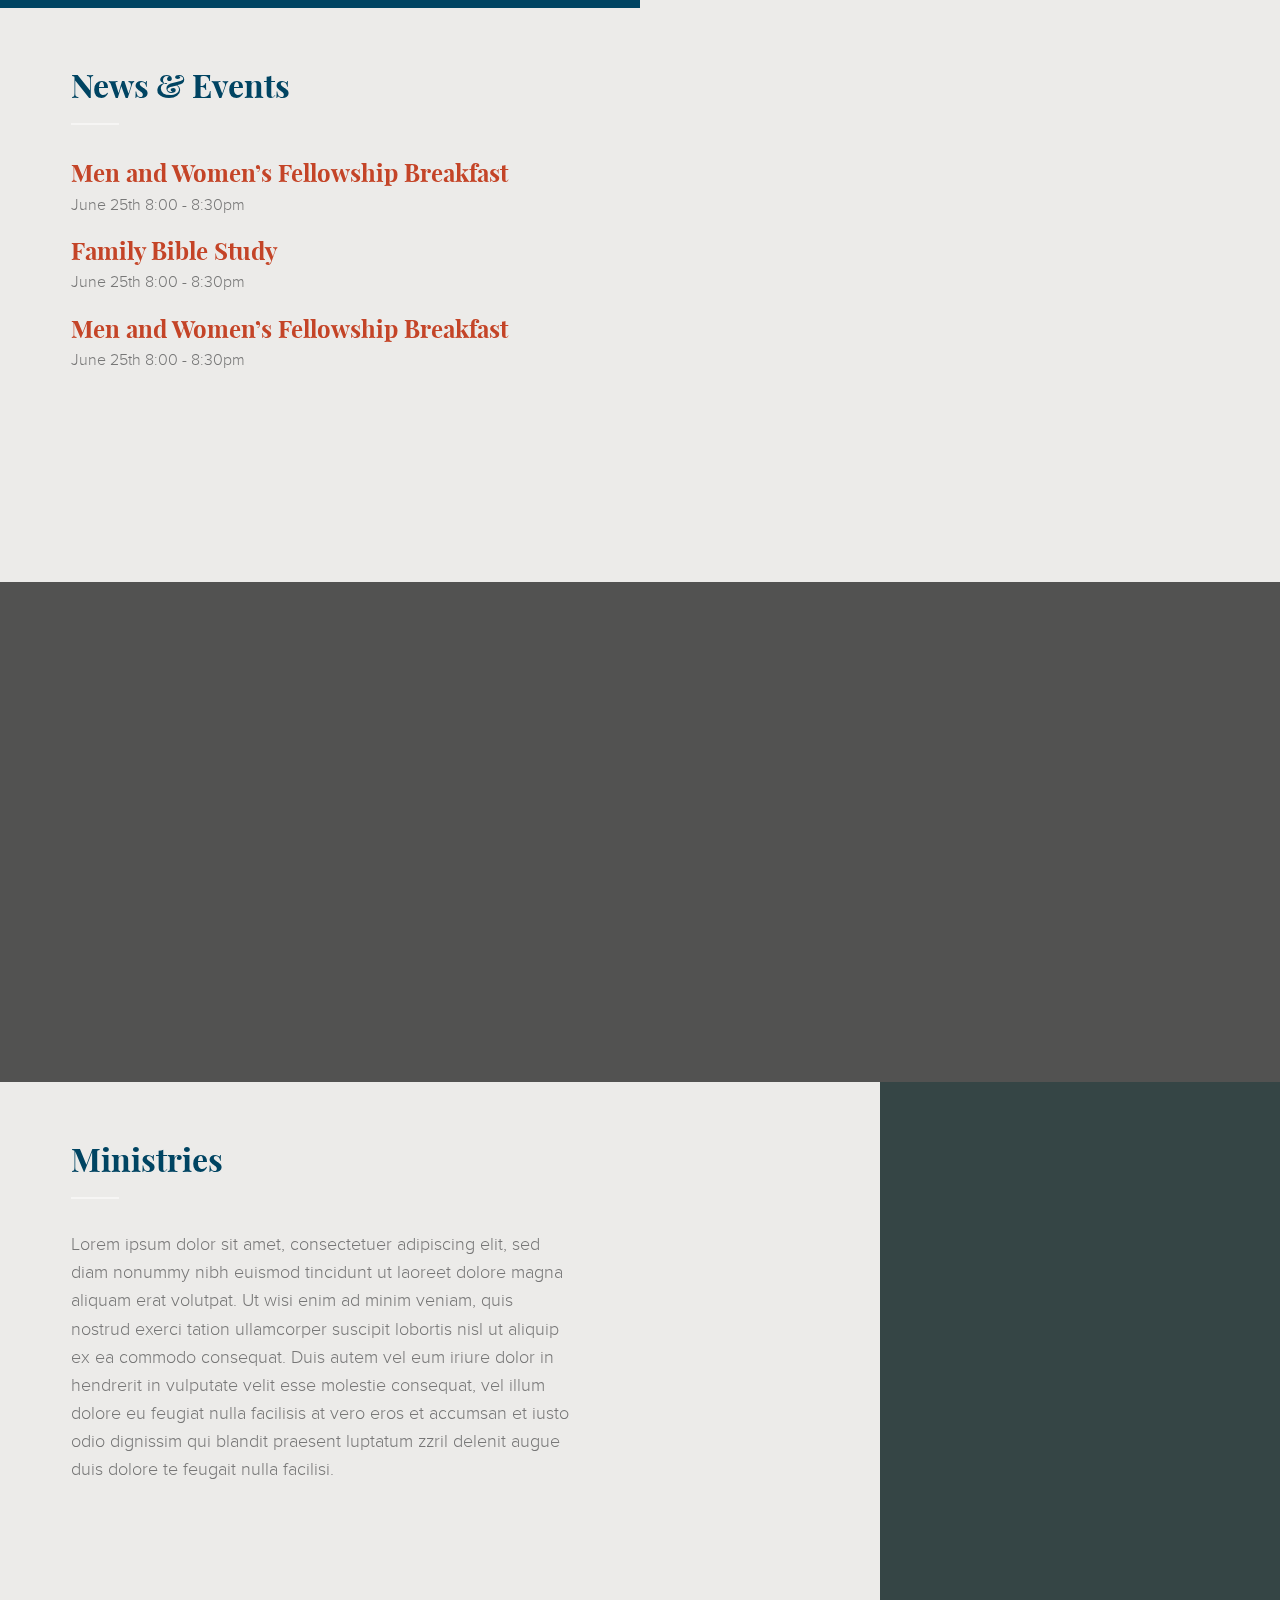
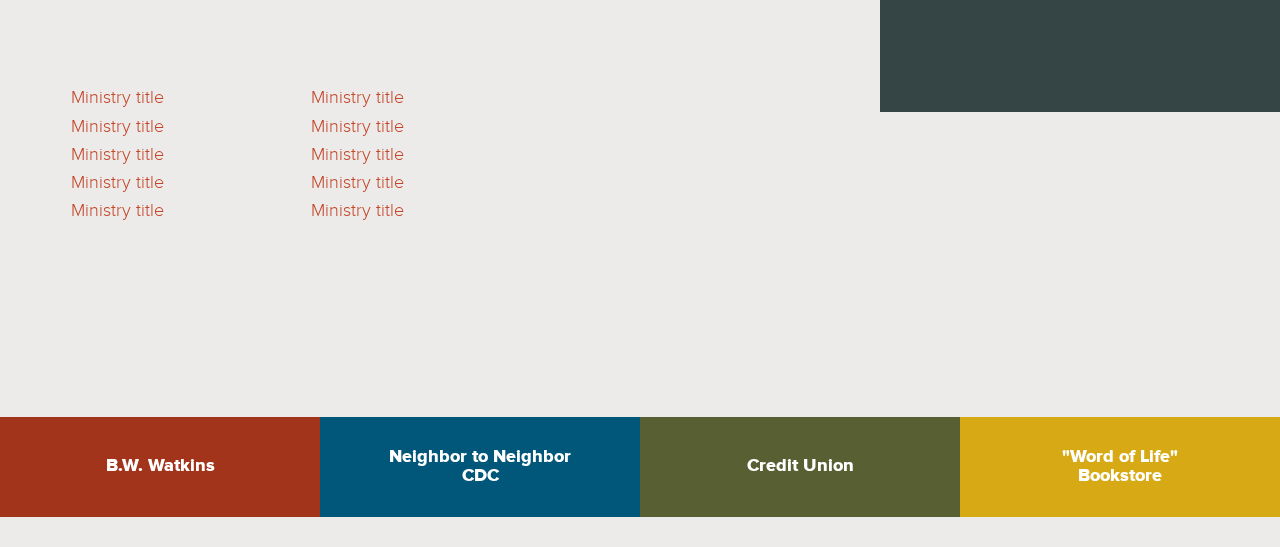
<file: index-C.html>
<!DOCTYPE html>
<html lang="en" class="no-js">
<head>
    <meta charset="UTF-8">
    <meta http-equiv="X-UA-Compatible" content="IE=edge,chrome=1"/>
    <meta name="viewport" content="width=device-width, initial-scale=1, minimum-scale=1, maximum-scale=1">
    <title>First African Baptist Church</title>
    <link rel="stylesheet" href="assets/css/fabc.css">
</head>
<body>
<div class="page-wrapper">
    <div class="header-intro">
        <div class="[ row ]">
            <div class="[ large-16 columns ] header-wrapper">
                <header class="cd-auto-hide-header">
                    <!--<div class="logo"><a href="#0"><img src="img/cd-logo.svg" alt="Logo"></a></div>-->
                    <p style="display: inline-block;float: left;font-size: .8rem;padding: .75rem 0 0 2rem;">First African Baptist Church   |   Darby Township, Pennsylvania</p>
                    <nav class="cd-primary-nav">


                        <a href="#cd-navigation" class="nav-trigger">
                            <span>
                                <em aria-hidden="true"></em>
                                Menu
                            </span>
                        </a> <!-- .nav-trigger -->
                        <ul id="cd-navigation">
                            <li><a href="#0">Service Times</a></li>
                            <li><a href="#0">Calendar</a></li>
                            <li><a href="#0">Directions</a></li>
                            <li><a href="#0">Sunday Chronicle</a></li>
                            <li><a href="#0">Sermons</a></li>
                            <li><a href="#0">ACS Online Giving</a></li>
                        </ul>
                    </nav>
                    <!-- .cd-primary-nav -->

                    <nav class="cd-secondary-nav">
                        <a href="" class="logo">
                            <!--<img src="assets/img/fabc-logo.png" alt="">-->
                        </a>
                        <ul class="menu menu-main align-right">
                            <li><a href="">Leadership</a></li>
                            <li><a href="">Ministries</a></li>
                            <li><a href="">News & Events</a></li>
                            <li><a href="">History</a></li>
                            <!--<li><a href="">Online Giving</a></li>-->
                            <li class="[ large-1 ] hamburger hamburger--squeeze" type="button">
                              <span class="hamburger-box">
                                <span class="hamburger-inner"></span>
                              </span>
                        </li>
                        </ul>

                    </nav>
                    <!-- .cd-secondary-nav -->
                </header>
                <!--<header class="header">
                    <div class="[ row ]">
                        <a href="" class="logo large-5">
                            <img src="assets/img/fabc-logo.png" alt="">
                        </a>
                        <nav class="[ large-10 ]">
                            <ul class="menu menu-main align-right">
                                <li><a href="">Leadership</a></li>
                                <li><a href="">Ministries</a></li>
                                <li><a href="">News & Events</a></li>
                                <li><a href="">History</a></li>
                                <li><a href="">Online Giving</a></li>
                            </ul>
                        </nav>
                        <button class="[ large-1 ] hamburger hamburger&#45;&#45;squeeze" type="button">
                              <span class="hamburger-box">
                                <span class="hamburger-inner"></span>
                              </span>
                        </button>
                    </div>
                </header>-->
            </div>
        </div>
        <div class="[ row ]">
            <!--<div id="gsap-intro-text-1">
                The Courage to Lead
            </div>
            <div id="gsap-intro-text-2">
                The Faith to Follow
            </div>-->

            <!--<div id="gsap-intro-text-1">
                Enter to Worship
            </div>
            <div id="gsap-intro-text-2">
                Leave to Serve
            </div>-->

            <div class="[ large-16 columns ] banner-wrap">
                <div class="banner">
                    <div class="parallax-container" data-parallax="scroll" data-speed="0.4"
                         data-image-src="assets/img/fabc-banner-4.jpg" data-natural-width="1600"
                         data-natural-height="600" style="height: 440px;">

                    </div>
                </div>
            </div>
            <!--<div class="[ large-1 columns ] quick-links">
                <a href="">Quick Links</a>
           </div>-->
        </div>
    </div>
    <div>
        <div class="[ row ] intro">
            <div class="[ large-3 medium-4 columns ] intro-img">
                <img src="assets/img/pastor-mrs-dent.png" alt="">

                <p><b>Pastor and First Lady<br>
                    Mr. and Mrs.<br>
                    Richard A. Dent</b></p>
            </div>
            <div class="[ large-10 medium-12 columns ] intro-text text-center">
                <!--Welcome-->
                <h1>Welcome<br>
                    <span>to First African Baptist Church Of Darby Township Pennsylvania</span></h1>
            </div>
            <div class="[ large-8 large-offset-4 medium-12 medium-offset-4 columns ] intro-text text-center">


                <p>
                    I am very pleased that you decided to visit the website of First African Baptist Church of Sharon
                    Hill, PA. First African is a family-oriented church for all of the Lord’s children regardless of
                    race, color, creed, or circumstance. If you have never experienced the JOY! of First African, I
                    sincerely ask you to join us for Sunday morning worship service. If you have visited previously and
                    are looking for a church home, please accept an invitation to become part of our Christian
                    fellowship on Sunday morning.May God bless and keep you.
                </p>

            </div>
        </div>

        <main>
            <section class="[ row ] main-content-intro main-content-wrap">
                <div class="[ xlarge-5 medium-8 columns ] content-item-1">
                    <article class="content-item vh-100">
                        <!--The Pastor’s Desk-->
                        <h2>The Pastor's Desk</h2>
                        <a href=""><strong>We Give Thanks Because...</strong></a>

                        <p>The following is from the desk of Reverend Melvin McAllister. I asked if I could share this
                            with
                            you. We pause during this season of thanksgiving to remember how good God has been to us.
                            Surely, the Lord has blessed us to this point in our lives, and He…</p>
                        <a href="" class="button primary v-stretch">Read More</a>
                    </article>
                </div>

                <div class="[ xlarge-5 medium-8 columns ]">
                    <article class="content-item vh-100">
                        <!--Sunday Sermon-->
                        <h2>Sunday Sermon</h2>

                        <p><b>Sunday, March 29, 2015</b><br>
                            <strong>Theme:</strong> “Fit For a King”<br>
                            <strong>Text:</strong> John 12:12-17 (KJV)<br>
                            Minister Kenneth J.D. Wilson, Associate Minister</p>
                        <a href="" class="button primary v-stretch">Sermon Details</a>

                    </article>
                </div>
                <div class="[ xxlarge-4 xxlarge-offset-2 xlarge-5 xlarge-offset-1 medium-16 column end ] worship-times-callout parallax-container text-inverted">
                    <article class="vh-100">
                        <!--Worship Times-->
                        <h3>Worship Times</h3>

                        <p><strong>Sunday Worship Service</strong></p>

                        <p>8:45 AM<br>
                            Sunday School & Discipleship Class<br>
                            9:45 AM<br>
                            Morning Worship</p>

                        <p><strong>First Sunday</strong></p>

                        <p>Holy Baptism, The Lord’s Supper and The Right Hand of Fellowship for New Members</p>
                        <a href="" class="button inverse v-stretch">All Times</a>

                        <!--<p>Wednesday<br>
                            12:00 PM<br>
                            Noon Prayer<br>
                            6:00 PM<br>
                            Healing Service<br>
                            7:00 PM<br>
                            Adult Youth and Bible Study</p>

                        <p>Saturday<br>
                            10:00 am - Adult Bible Study</p>-->
                    </article>
                </div>
            </section>
            <!--<section class="row">
                <div class="medium-12 column begin">
                <h2>Sermon Podcasts</h2>
                <script src="https://www.buzzsprout.com/8786.js?player=large" type="text/javascript" charset="utf-8"></script>
                </div>
            </section>-->
            <div class="parallax-container parallax" data-parallax="scroll" data-speed="0.3"
                 data-image-src="assets/img/fabc-banner-1.jpg" data-natural-width="1600" data-natural-height="591">
                <div class="overlay-c"></div>
                <div class="[ row ]">
                    <!--<div class="large-4 columns">
                        <article class="content-item">
                            <h2>Sunday Sermon</h2>
                            &lt;!&ndash;&lt;!&ndash;<script src="http://www.buzzsprout.com/8786.js?player=small&limit=1&beta="
                                    type="text/javascript"
                                    charset="utf-8"></script>&ndash;&gt;
                            <script type='text/javascript' charset='utf-8'
                                    src='https://www.buzzsprout.com/8786.js?player=small&limit=1'></script>&ndash;&gt;
                        </article>
                    </div>-->
                    <div class="[ large-8 large-offset-4 columns ] text-center">
                        <article class="content-item">
                            <h2>Sunday Sermon Podcast</h2>
                            <script type='text/javascript' charset='utf-8'
                                    src='https://www.buzzsprout.com/8786.js?player=small&limit=1'></script>
                        </article>
                    </div>
                </div>
            </div>

            <section class="[ row ] news-events-intro main-content-wrap">
                <div class="[ large-8 medium-16 column begin ] parallax-container current-events-callout text-inverted">
                    <article class="vh-100">
                        <!--Today at First African Baptist Church-->
                        <h4>Today at First African Baptist Church</h4>
                        <a href="" class="button inverse v-stretch">Event Signup popup</a>
                    </article>
                </div>
                <div class="[ xxxlarge-8 large-10 medium-8 columns ]">
                    <article class="content-item vh-100">
                        <!--News & Events-->
                        <h2>News & Events</h2>
                        <ul class="no-bullet news-link">
                            <li>
                                <a href="">
                                    <h4>Men and Women’s Fellowship Breakfast</h4>
                                </a>
                                June 25th 8:00 - 8:30pm
                            </li>
                            <li>
                                <a href="">
                                    <h4>Family Bible Study</h4>
                                </a>
                                June 25th 8:00 - 8:30pm
                            </li>
                            <li>
                                <a href="">
                                    <h4>Men and Women’s Fellowship Breakfast</h4>
                                </a>
                                June 25th 8:00 - 8:30pm
                            </li>
                        </ul>
                        <a href="" class="button primary v-stretch">View All News & Events</a>
                    </article>
                </div>
                <!--<div class="[ xxxlarge-4 medium-12 columns ]">
                    <article class="content-item">
                        <h3>Sign Up for Events</h3>
                        <ul>
                            <li><a href="">List Item One</a></li>
                            <li><a href="">List Item One</a></li>
                            <li><a href="">List Item One</a></li>
                        </ul>
                    </article>
                </div>-->
            </section>
            <!--<section class="row">

            </section>-->
            <div class="parallax-container parallax" data-parallax="scroll" data-speed="0.3"
                 data-image-src="assets/img/fabc-banner-3.jpg" data-natural-width="1600" data-natural-height="591"
                 style="height: 360px;">
                <div class="overlay-b"></div>

            </div>
            <section class="[ row ] ministries-intro main-content-wrap">
                <div class="[ large-8 columns ]">
                    <!--Ministries-->
                    <article class="content-item">
                        <!--Ministries-->
                        <h2>Ministries</h2>

                        <p>Lorem ipsum dolor sit amet, consectetuer adipiscing elit, sed diam nonummy nibh euismod
                            tincidunt
                            ut laoreet dolore magna aliquam erat volutpat. Ut wisi enim ad minim veniam, quis nostrud
                            exerci
                            tation ullamcorper suscipit lobortis nisl ut aliquip ex ea commodo consequat. Duis autem vel
                            eum
                            iriure dolor in hendrerit in vulputate velit esse molestie consequat, vel illum dolore eu
                            feugiat nulla facilisis at vero eros et accumsan et iusto odio dignissim qui blandit
                            praesent
                            luptatum zzril delenit augue duis dolore te feugait nulla facilisi.</p>
                    </article>
                    <div class="[ row ]">
                        <div class="[ large-6 columns ]">
                            <nav>
                                <div class="content-item">
                                    <ul>
                                        <li><a href="">Ministry title</a></li>
                                        <li><a href="">Ministry title</a></li>
                                        <li><a href="">Ministry title</a></li>
                                        <li><a href="">Ministry title</a></li>
                                        <li><a href="">Ministry title</a></li>
                                    </ul>
                                </div>
                            </nav>
                        </div>

                        <div class="[ large-6 columns ]">
                            <nav>
                                <div class="content-item">
                                    <ul>
                                        <li><a href="">Ministry title</a></li>
                                        <li><a href="">Ministry title</a></li>
                                        <li><a href="">Ministry title</a></li>
                                        <li><a href="">Ministry title</a></li>
                                        <li><a href="">Ministry title</a></li>
                                    </ul>
                                </div>
                            </nav>
                        </div>

                    </div>
                </div>
                <div class="[ xxlarge-4 xxlarge-offset-4 large-5 large-offset-3 medium-16 column end ] ministries-callout parallax-container text-inverted">
                    <article>

                    </article>
                </div>
            </section>
            <div class="[ row xlarge-up-4 large-up-2 medium-up-2 ] ministries-4">
                <div class="columns bw-watkins">
                    <a href="">B.W. Watkins</a>
                </div>
                <div class="columns n2n">
                    <a href="">Neighbor to Neighbor<br>
                        CDC</a>
                </div>
                <div class="columns credit-union">
                    <a href="">Credit Union</a>
                </div>
                <div class="columns bookstore">
                    <a href="">"Word of Life"<br>
                        Bookstore</a>
                </div>
            </div>
            <!--Sermon Podcast Begin -->
            <!--<section class="row">
                <div class="medium-16 column begin">
                    <h2>Sermon Podcasts</h2>
                    <script src="https://www.buzzsprout.com/8786.js?player=large" type="text/javascript" charset="utf-8"></script>
                </div>
            </section>-->
            <!-- Map Begin -->
            <div class="map-wrapper">
                <div class="map">

                    <!-- Map End -->
                </div>
            </div>
            <div>
                <!--Parallax Banner 3-->
            </div>
        </main>
        <footer>
            <div>
                <div>

                </div>
                <div>

                </div>
                <div>

                </div>
            </div>
        </footer>
    </div>
</div>
<!--<script src="//ajax.googleapis.com/ajax/libs/jquery/1.11.0/jquery.min.js"></script>-->
<script src="assets/js/jquery-1.11.3.js"></script>
<!--<script src="assets/js/jquery-3.0.0.min.js"></script>-->
<script src="assets/js/hide-menu.js"></script>
<script>
    $(function () {
        if (navigator.userAgent.match(/(iPod|iPhone|iPad|Android)/)) {
            $('#ios-notice').removeClass('hidden');
            $('.parallax-container').height($(window).height() * 0.5 | 0);
        } else {
            $(window).resize(function () {
                var parallaxHeight = Math.max($(window).height() * 0.7, 200) | 0;
                $('.parallax-container').height(parallaxHeight);
            }).trigger('resize');
        }
    });
</script>
<script src="assets/js/parallax.js"></script>
<script src="assets/js/hamburgers.js" async></script>
<script>
    var forEach = function (t, o, r) {
        if ("[object Object]" === Object.prototype.toString.call(t))for (var c in t)Object.prototype.hasOwnProperty.call(t, c) && o.call(r, t[c], c, t); else for (var e = 0, l = t.length; l > e; e++)o.call(r, t[e], e, t)
    };

    var hamburgers = document.querySelectorAll(".hamburger");
    if (hamburgers.length > 0) {
        forEach(hamburgers, function (hamburger) {
            hamburger.addEventListener("click", function () {
                this.classList.toggle("is-active");
            }, false);
        });
    }
</script>

</body>
</html>
</file>
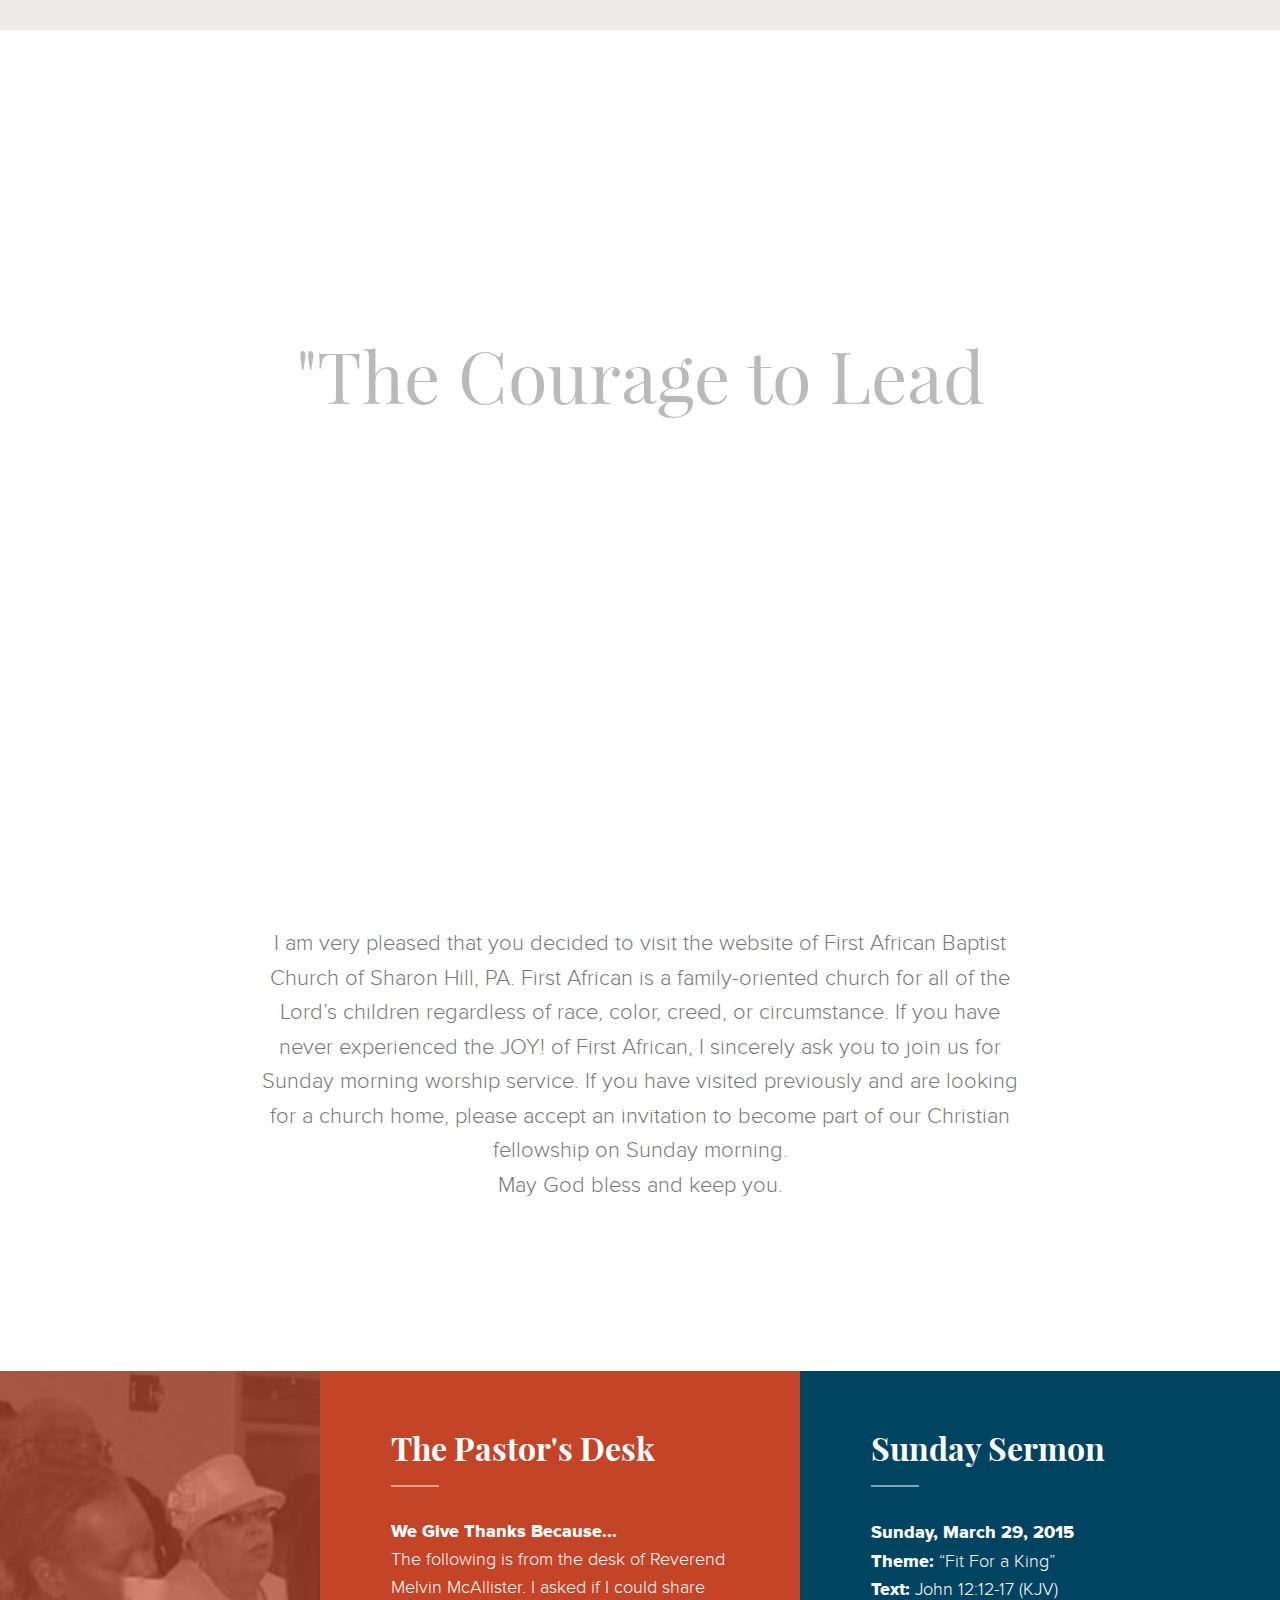
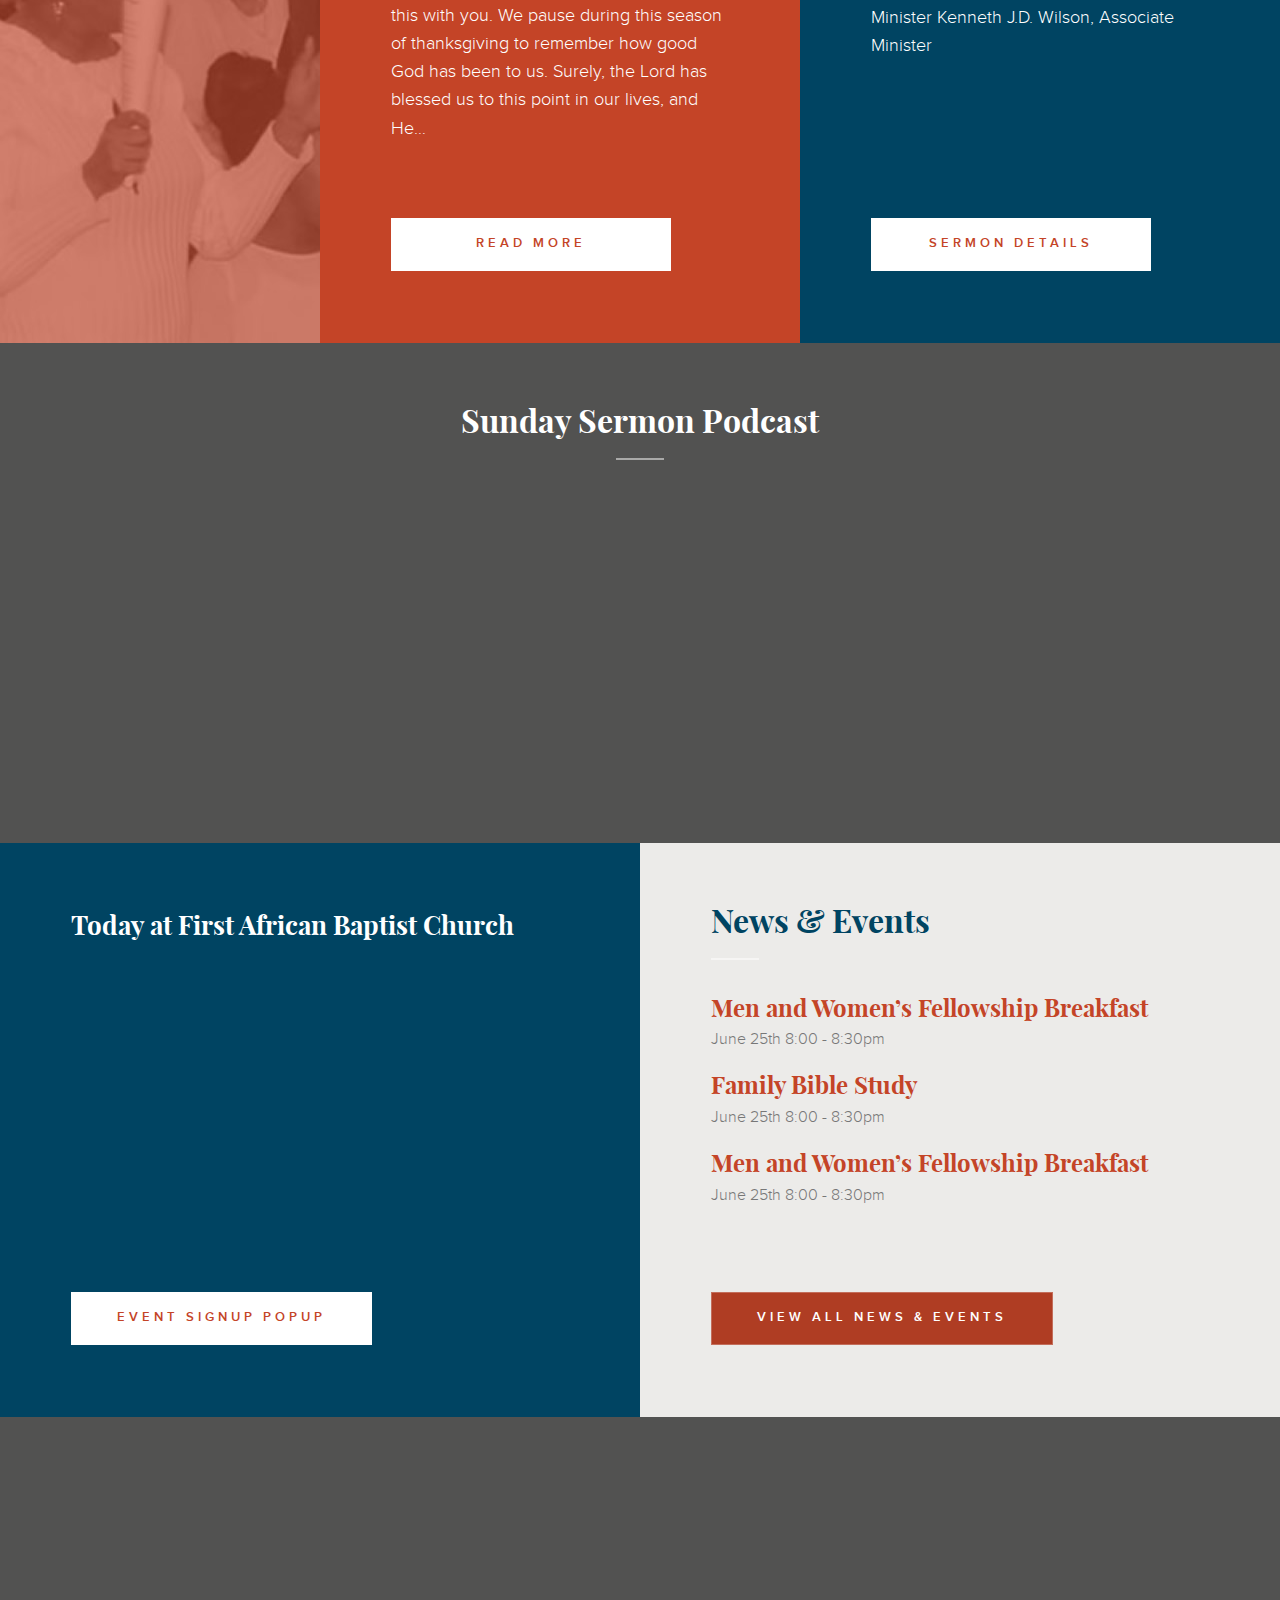
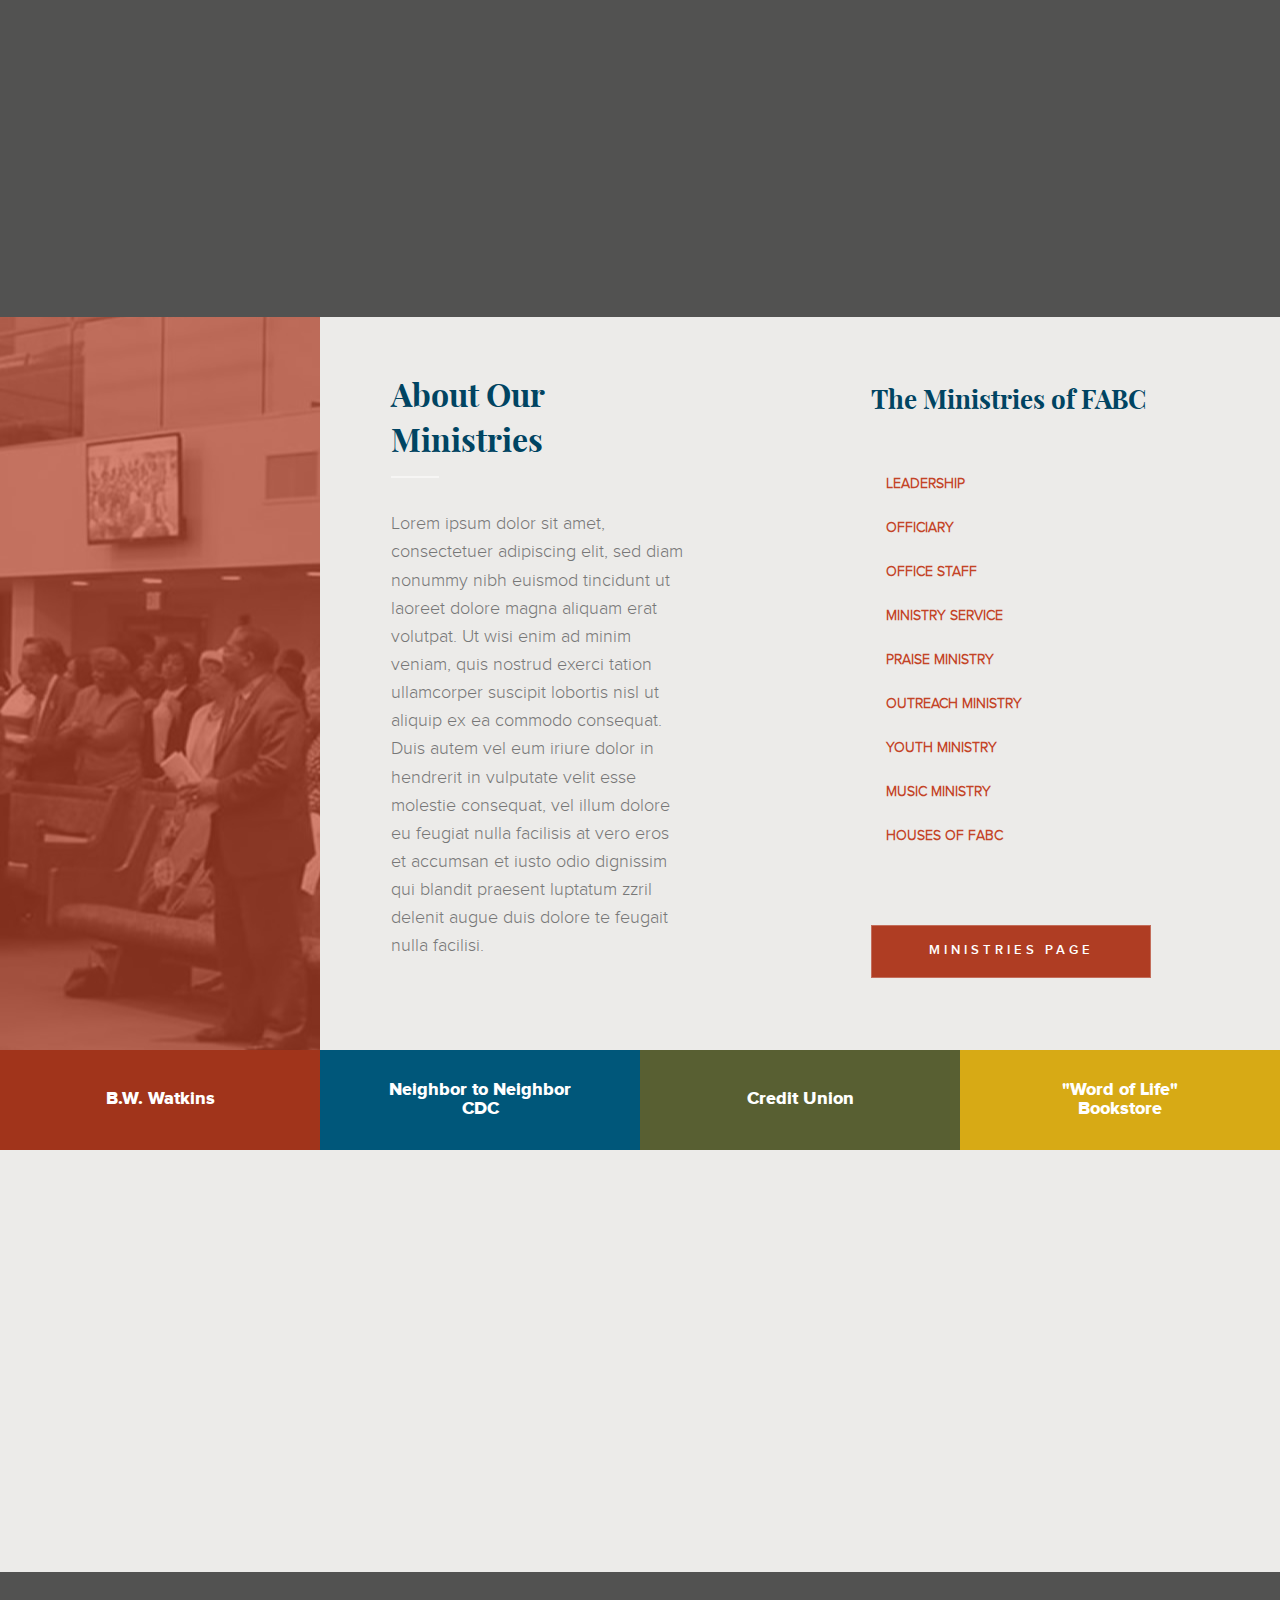
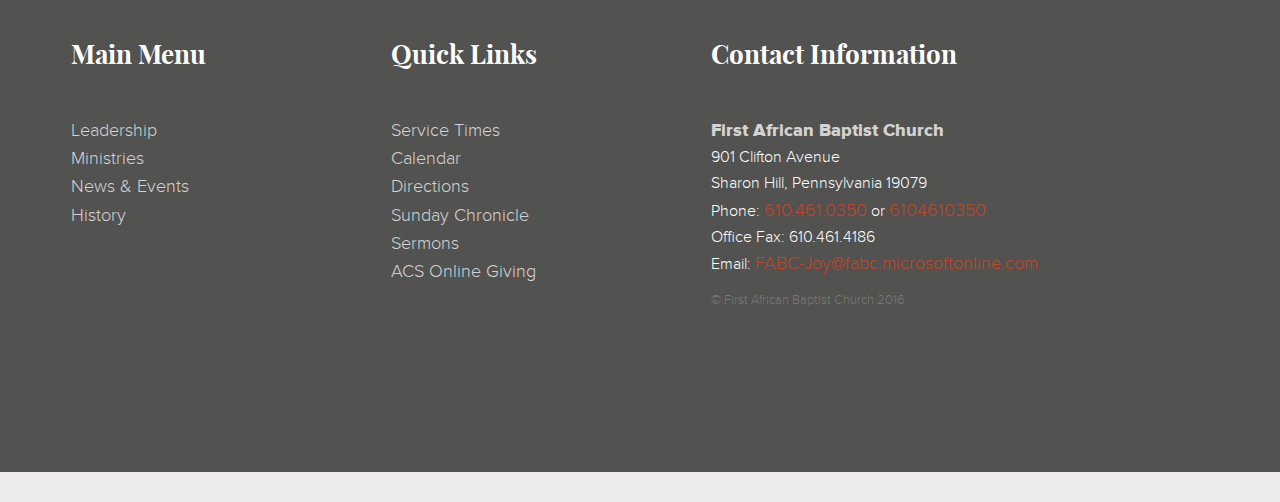
<file: index-v2.html>
<!DOCTYPE html>
<html lang="en" class="no-js">
<head>
    <meta charset="UTF-8">
    <meta http-equiv="X-UA-Compatible" content="IE=edge,chrome=1"/>
    <meta name="viewport" content="width=device-width, initial-scale=1, minimum-scale=1, maximum-scale=1">
    <title>First African Baptist Church</title>
    <link rel="stylesheet" href="assets/css/fabc.css">
</head>
<body id="index animsition">
<div class="page-wrapper">
    <div class="header-intro">
        <div class="[ row ]">
            <div class="[ large-16 columns ] header-wrapper">
                <header id="header" class="cd-auto-hide-header" role="banner">
                    <!--<div class="logo"><a href="#0"><img src="img/cd-logo.svg" alt="Logo"></a></div>-->
                    <p style="display: inline-block;float: left;font-size: .8rem;padding: .75rem 0 0 2rem;">First
                        African Baptist Church | Darby Township, Pennsylvania</p>
                    <nav class="cd-primary-nav" role="navigation">
                        <a href="#cd-navigation" class="nav-trigger">
                            <span>
                                <em aria-hidden="true"></em>
                                Menu
                            </span>
                        </a> <!-- .nav-trigger -->
                        <ul id="cd-navigation">
                            <li><a href="#0">Service Times</a></li>
                            <li><a href="#0">Calendar</a></li>
                            <li><a href="#0">Directions</a></li>
                            <li><a href="#0">Sunday Chronicle</a></li>
                            <li><a href="#0">Sermons</a></li>
                            <li><a href="#0">ACS Online Giving</a></li>
                        </ul>
                    </nav>
                    <!-- .cd-primary-nav -->
                    <nav class="cd-secondary-nav" role="navigation">
                        <a id="logo" class="logo" href="index.html">
                            <!--<img src="assets/img/fabc-logo.png" alt="">-->
                        </a>
                        <ul class="menu menu-main align-right">
                            <li><a href="sub-page-full.html">Leadership</a></li>
                            <li><a href="sub-page-left-sidebar.html">Ministries</a></li>
                            <li><a href="sub-page-right-sidebar-fixed.html">News & Events</a></li>
                            <li><a href="sub-page-right-sidebar.html">History</a></li>
                            <!--<li><a href="">Online Giving</a></li>-->
                            <button class="[ large-1 ] hamburger hamburger--squeeze" type="button">
                              <span class="hamburger-box">
                                <span class="hamburger-inner"></span>
                              </span>
                            </button>
                        </ul>
                    </nav>
                    <!-- .cd-secondary-nav -->
                </header>
                <!--<header class="header">
                    <div class="[ row ]">
                        <a href="" class="logo large-5">
                            <img src="assets/img/fabc-logo.png" alt="">
                        </a>
                        <nav class="[ large-10 ]">
                            <ul class="menu menu-main align-right">
                                <li><a href="">Leadership</a></li>
                                <li><a href="">Ministries</a></li>
                                <li><a href="">News & Events</a></li>
                                <li><a href="">History</a></li>
                                <li><a href="">Online Giving</a></li>
                            </ul>
                        </nav>
                        <button class="[ large-1 ] hamburger hamburger&#45;&#45;squeeze" type="button">
                              <span class="hamburger-box">
                                <span class="hamburger-inner"></span>
                              </span>
                        </button>
                    </div>
                </header>-->
            </div>
        </div>
        <div class="[ row ]">

            <div id="gsap-intro-text-1">
                "The Courage to Lead
            </div>
            <div id="gsap-intro-text-2">
                The Faith to Follow"
            </div>
            <!--<div id="gsap-intro-text-1">
                Enter to Worship
            </div>
            <div id="gsap-intro-text-2">
                Leave to Serve
            </div>-->
            <div id="head-banner" class="[ large-16 columns ] banner-wrap">
                <div class="banner">
                    <img src="assets/img/fabc-banner-4.jpg" alt="">
                    <!--<div class="parallax-container parallax-banner" data-parallax="scroll" data-speed="0.4" data-image-src="assets/img/fabc-banner-4.jpg" data-natural-width="1600"
                         data-natural-height="600">
                        &lt;!&ndash;<div class="utility_nav_children" style="position: absolute;top: 50px;right: 50px;height: 150px;width: 80px; z-index:999;background: ##ccc;">
                            <a href="/alumni">Alumni</a>
                            <a href="/friends">Friends</a>
                            <a href="/parents">Parents</a>
                            <a href="/current-students">Current Students</a>
                        </div>
                        <div class="utility_nav_has_child">
                        <a href="#" class="utility_nav_link">Information For<span class="main_nav_expand">Expand</span></a>

                    </div>&ndash;&gt;
                    </div>-->

                </div>
            </div>
            <!--<div class="[ large-1 columns ] quick-links">
                <a href="">Quick Links</a>
           </div>-->
        </div>
    </div>
    <div class="[ row ] intro">
        <div id="pastor" class="[ large-4 medium-16 columns ] intro-img">
            <img id="pastor-img" src="assets/img/pastor-mrs-dent.png" alt="">

            <p id="pastor-txt"><b>Pastor and First Lady<br>
                Mr. and Mrs.<br>
                Richard A. Dent</b></p>

        </div>
        <div class="[ xlarge-8 large-12 medium-16 columns ] intro-text text-center">
            <!--Welcome-->
            <h1 id="welcome-1">Welcome<br>
                <span id="welcome-2">to First African Baptist Church Of Darby Township Pennsylvania</span></h1>
        </div>
        <div class="[ xlarge-10 xlarge-offset-3 large-10 large-offset-5 medium-14 medium-offset-1 columns ] intro-text text-center">
            <p>
                I am very pleased that you decided to visit the website of First African Baptist Church of Sharon
                Hill, PA. First African is a family-oriented church for all of the Lord’s children regardless of
                race, color, creed, or circumstance. If you have never experienced the JOY! of First African, I
                sincerely ask you to join us for Sunday morning worship service. If you have visited previously and
                are looking for a church home, please accept an invitation to become part of our Christian
                fellowship on Sunday morning. <br>
                <span>May God bless and keep you.</span>
            </p>
        </div>
    </div>
    <main id="main-content" role="main">
        <section class="[ row ] main-content-intro main-content-wrap">
            <div class="[ xlarge-4 small-16 columns ] content-bg-img content-bg-img-1">
            </div>
            <div class="[ xlarge-12 small-16 columns ]">
                <div class="row">
                    <div class="[ large-8 medium-16 columns ] pastors-desk text-inverted relative">
                        <article class="content-item content-item-25">
                            <h2>The Pastor's Desk</h2>
                            <a href=""><strong>We Give Thanks Because...</strong></a>

                            <p>The following is from the desk of Reverend Melvin McAllister. I asked if I could share
                                this
                                with
                                you. We pause during this season of thanksgiving to remember how good God has been to
                                us.
                                Surely, the Lord has blessed us to this point in our lives, and He…</p>
                            <a href="" class="button inverse primary v-stretch">Read More</a>
                        </article>
                    </div>
                    <div class="[ large-8 medium-16 columns ] sunday-sermon-callout text-inverted relative">
                        <article class="content-item">
                            <h2>Sunday Sermon</h2>

                            <p><b>Sunday, March 29, 2015</b><br>
                                <strong>Theme:</strong> “Fit For a King”<br>
                                <strong>Text:</strong> John 12:12-17 (KJV)<br>
                                Minister Kenneth J.D. Wilson, Associate Minister</p>
                            <a href="" class="button inverse primary v-stretch">Sermon Details</a>
                        </article>
                    </div>
                </div>
            </div>
        </section>
        <div class="parallax-container parallax" alt="" data-bleed="10" data-speed="0.2" data-parallax="scroll"
             data-image-src="assets/img/fabc-banner-1.jpg" data-natural-width="1600" data-natural-height="591">
            <div class="overlay-c"></div>
            <div class="[ row ]">
                <div class="[ large-8 medium-16 large-offset-4 columns ] text-center relative">
                    <article class="content-item sermon-player">
                        <h2>Sunday Sermon Podcast</h2>
                        <script type='text/javascript' charset='utf-8'
                                src='https://www.buzzsprout.com/8786.js?player=small&limit=1'></script>
                    </article>
                </div>
            </div>
        </div>
        <section class="[ row ] news-events-intro main-content-wrap">
            <div class="[ large-8 medium-16 columns ] content-item-wrap current-events-callout text-inverted relative">
                <article class="content-item vh-100">
                    <!--Today at First African Baptist Church-->
                    <h3>Today at First African Baptist Church</h3>
                    <a href="" class="button inverse v-stretch">Event Signup popup</a>
                </article>
            </div>
            <div class="[ large-8 medium-16 columns ] content-item-wrap relative">
                <article class="content-item vh-100">
                    <!--News & Events-->
                    <h2>News & Events</h2>
                    <ul class="no-bullet news-link">
                        <li>
                            <a href="">
                                <h4>Men and Women’s Fellowship Breakfast</h4>
                            </a>
                            June 25th 8:00 - 8:30pm
                        </li>
                        <li>
                            <a href="">
                                <h4>Family Bible Study</h4>
                            </a>
                            June 25th 8:00 - 8:30pm
                        </li>
                        <li>
                            <a href="">
                                <h4>Men and Women’s Fellowship Breakfast</h4>
                            </a>
                            June 25th 8:00 - 8:30pm
                        </li>
                    </ul>
                    <a href="" class="button primary v-stretch">View All News & Events</a>
                </article>
            </div>
        </section>
        <!--<section class="row">

        </section>-->
        <div class="parallax-container parallax" alt="" data-parallax="scroll" data-speed="0.3"
             data-image-src="assets/img/fabc-banner-3.jpg" data-natural-width="1600" data-natural-height="591"
             style="height: 360px;">
            <div class="overlay-b"></div>

        </div>
        <section class="[ row ] ministries main-content-wrap">
            <div class="[ large-4 small-16 columns ] content-bg-img content-bg-img-2">
            </div>
            <div class="[ large-12 small-16 columns ]">
                <div class="row">
            <div class="[ xlarge-8 small-16 columns ] content-item-wrap relative">
                <!--Ministries-->
                <article class="content-item no-button">
                    <!--Ministries-->
                    <h2>About Our Ministries</h2>

                    <p>Lorem ipsum dolor sit amet, consectetuer adipiscing elit, sed diam nonummy nibh euismod
                        tincidunt
                        ut laoreet dolore magna aliquam erat volutpat. Ut wisi enim ad minim veniam, quis nostrud
                        exerci
                        tation ullamcorper suscipit lobortis nisl ut aliquip ex ea commodo consequat. Duis autem vel
                        eum
                        iriure dolor in hendrerit in vulputate velit esse molestie consequat, vel illum dolore eu
                        feugiat nulla facilisis at vero eros et accumsan et iusto odio dignissim qui blandit
                        praesent
                        luptatum zzril delenit augue duis dolore te feugait nulla facilisi.</p>
                </article>

            </div>
            <div class="[ xlarge-8 small-16 columns ] content-item-wrap relative">
                <nav class="content-item vh-100">
                    <h3>The Ministries of FABC</h3>
                    <ul class="no-bullet">
                        <li><a href="">Leadership</a></li>
                        <li><a href="">Officiary</a></li>
                        <li><a href="">Office Staff</a></li>
                        <li><a href="">Ministry Service</a></li>
                        <li><a href="">Praise Ministry</a></li>
                        <li><a href="">Outreach Ministry</a></li>
                        <li><a href="">Youth Ministry</a></li>
                        <li><a href="">Music Ministry</a></li>
                        <li><a href="">Houses of FABC</a></li>
                    </ul>
                    <a href="" class="button primary v-stretch">Ministries Page</a>
                </nav>
</div></div>
            </div>
        </section>
        <div class="[ row xlarge-up-4 large-up-2 medium-up-2 small-16 ] ministries-4">
            <div class="columns bw-watkins">
                <a href="">B.W. Watkins</a>
            </div>
            <div class="columns n2n">
                <a href="">Neighbor to Neighbor<br>
                    CDC</a>
            </div>
            <div class="columns credit-union">
                <a href="">Credit Union</a>
            </div>
            <div class="columns bookstore">
                <a href="">"Word of Life"<br>
                    Bookstore</a>
            </div>
        </div>
        <div id="map" class="map-wrapper">
            <div class="map">
                <iframe width="1760" height="600" frameborder="0" style="border:0"
                        src="https://www.google.com/maps/embed/v1/place?q=place_id:ChIJcej2-5jDxokRImV0N4GWmB4&key=AIzaSyAmVNiFHpfRLEJDtCsV-3b1y3T8T5YB69o"
                        allowfullscreen></iframe>

            </div>
        </div><!-- Map End -->
    </main>
    <footer class="parallax-container parallax" alt="" data-parallax="scroll" data-speed="0.3"
            data-image-src="assets/img/fabc-sg.jpg" data-natural-width="1600" data-natural-height="800"
            style="height: 600px;">

        <div class="overlay-a"></div>
        <div class="row footer">
            <div class="[ xlarge-4 large-8 small-16 columns ] content-item-wrap relative">
                <nav class="content-item">
                    <h3>Main Menu</h3>
                    <ul>
                        <li><a href="">Leadership</a></li>
                        <li><a href="">Ministries</a></li>
                        <li><a href="">News & Events</a></li>
                        <li><a href="">History</a></li>
                        <!--<li><a href="">Online Giving</a></li>-->
                    </ul>
                </nav>

            </div>
            <div class="[ xlarge-4 large-8 small-16 columns ] content-item-wrap relative">
                <div class="content-item">
                    <h3>Quick Links</h3>
                    <ul>
                        <li><a href="#0">Service Times</a></li>
                        <li><a href="#0">Calendar</a></li>
                        <li><a href="#0">Directions</a></li>
                        <li><a href="#0">Sunday Chronicle</a></li>
                        <li><a href="#0">Sermons</a></li>
                        <li><a href="#0">ACS Online Giving</a></li>
                    </ul>
                </div>

            </div>
            <div class="[ xlarge-8 small-16 columns ] content-item-wrap relative">
                <div class="content-item">
                    <h3>Contact Information</h3>

                    <p><strong>First African Baptist Church</strong><br>
                        901 Clifton Avenue<br>
                        Sharon Hill, Pennsylvania 19079<br>
                        Phone: <a href="tel:6104610350">610.461.0350</a>
                        or <a href="tel:610.461.0352">6104610350</a><br>
                        Office Fax: 610.461.4186<br>
                        Email: <a href="mailto:FABC-Joy@fabc.microsoftonline.com">FABC-Joy@fabc.microsoftonline.com</a>
                    </p><a href="mailto:FABC-Joy@fabc.microsoftonline.com">
                </a>
                    <small>© First African Baptist Church 2016</small>
                </div>

            </div>
        </div>
    </footer>

</div>
<!--<script src="//ajax.googleapis.com/ajax/libs/jquery/1.11.0/jquery.min.js"></script>-->
<script src="assets/js/jquery-1.11.3.js"></script>
<!--<script src="assets/js/jquery-3.0.0.min.js"></script>-->
<script src="assets/js/hide-menu.js"></script>
<script>
    $(function () {
        if (navigator.userAgent.match(/(iPod|iPhone|iPad|Android)/)) {
            $('#ios-notice').removeClass('hidden');
            $('.parallax-container').height($(window).height() * 0.5 | 0);
        } else {
            $(window).resize(function () {
                var parallaxHeight = Math.max($(window).height() * 0.7, 200) | 0;
                $('.parallax-container').height(parallaxHeight);
            }).trigger('resize');
        }
    });
</script>
<script src="assets/js/parallax.js"></script>
<script src="assets/js/hamburgers.js" async></script>

<script>
    var forEach = function (t, o, r) {
        if ("[object Object]" === Object.prototype.toString.call(t))for (var c in t)Object.prototype.hasOwnProperty.call(t, c) && o.call(r, t[c], c, t); else for (var e = 0, l = t.length; l > e; e++)o.call(r, t[e], e, t)
    };

    var hamburgers = document.querySelectorAll(".hamburger");
    if (hamburgers.length > 0) {
        forEach(hamburgers, function (hamburger) {
            hamburger.addEventListener("click", function () {
                this.classList.toggle("is-active");
            }, false);
        });
    }
</script>
<script>
    function init() {
        window.addEventListener('scroll', function (e) {
            var distanceY = window.pageYOffset || document.documentElement.scrollTop,
                    shrinkOn = 40,
                    header = document.querySelector("header");
            // logo = document.querySelector("h1#logo").animate();
            if (distanceY > shrinkOn) {
                classie.add(header, "smaller");
            } else {
                if (classie.has(header, "smaller")) {
                    classie.remove(header, "smaller");
                }
            }
        });
    }
    window.onload = init();
</script>
<!--<script src="assets/js/stickySidebar.js"></script>
<script src="assets/js/waypoints.min.js"></script>
<script src="assets/js/waypoints-sticky.min.js"></script>
<script type="text/javascript">
    $(document).ready(function () {
        $('.cd-secondary-nav').waypoint('sticky');
    });
</script>-->
<script>
    google.maps.event.addDomListener(window, "resize", function () {
        var center = map.getCenter();
        resizeMap();
        google.maps.event.trigger(map, "resize");
        map.setCenter(center);
    });
    function resizeMap() {
        var h = window.innerHeight;
        var w = window.innerWidth;
        $("#map_canvas").width(w / 2);
        $("#map_canvas").height(h - 50);
    }
</script>
<script>
    $(function () {
        if (navigator.userAgent.match(/(iPod|iPhone|iPad|Android)/)) {
            $('#ios-notice').removeClass('hidden');
            $('.parallax-container').height($(window).height() * 0.5 | 0);
        } else {
            $(window).resize(function () {
                var parallaxHeight = Math.max($(window).height() * 0.7, 200) | 0;
                $('.parallax-container').height(parallaxHeight);
            }).trigger('resize');
        }
    });
</script>
<!--<script>
    $(window).scroll(function() {
        var scroll = $(window).scrollTop();
        //console.log(scroll);
        if (scroll >= 200) {
            //console.log('a');
            $(".cd-secondary-nav").addClass("logo-small");
        } else {
            //console.log('a');
            $(".cd-secondary-nav").removeClass("logo-small");
        }
    });
</script>-->
<!--CDN links for TweenLite, CSSPlugin, and EasePack-->
<script src="assets/js/jquery-3.1.1.min.js"></script>
<!--<script src="assets/js/gsap/CSSPlugin.min.js"></script>
<script src="assets/js/gsap/EasePack.min.js"></script>-->
<script src="assets/js/gsap/TweenMax.min.js"></script>
<script src="assets/js/scripts.js"></script>
<script src="assets/js/animsition.min.js"></script>
</body>
</html>
</file>
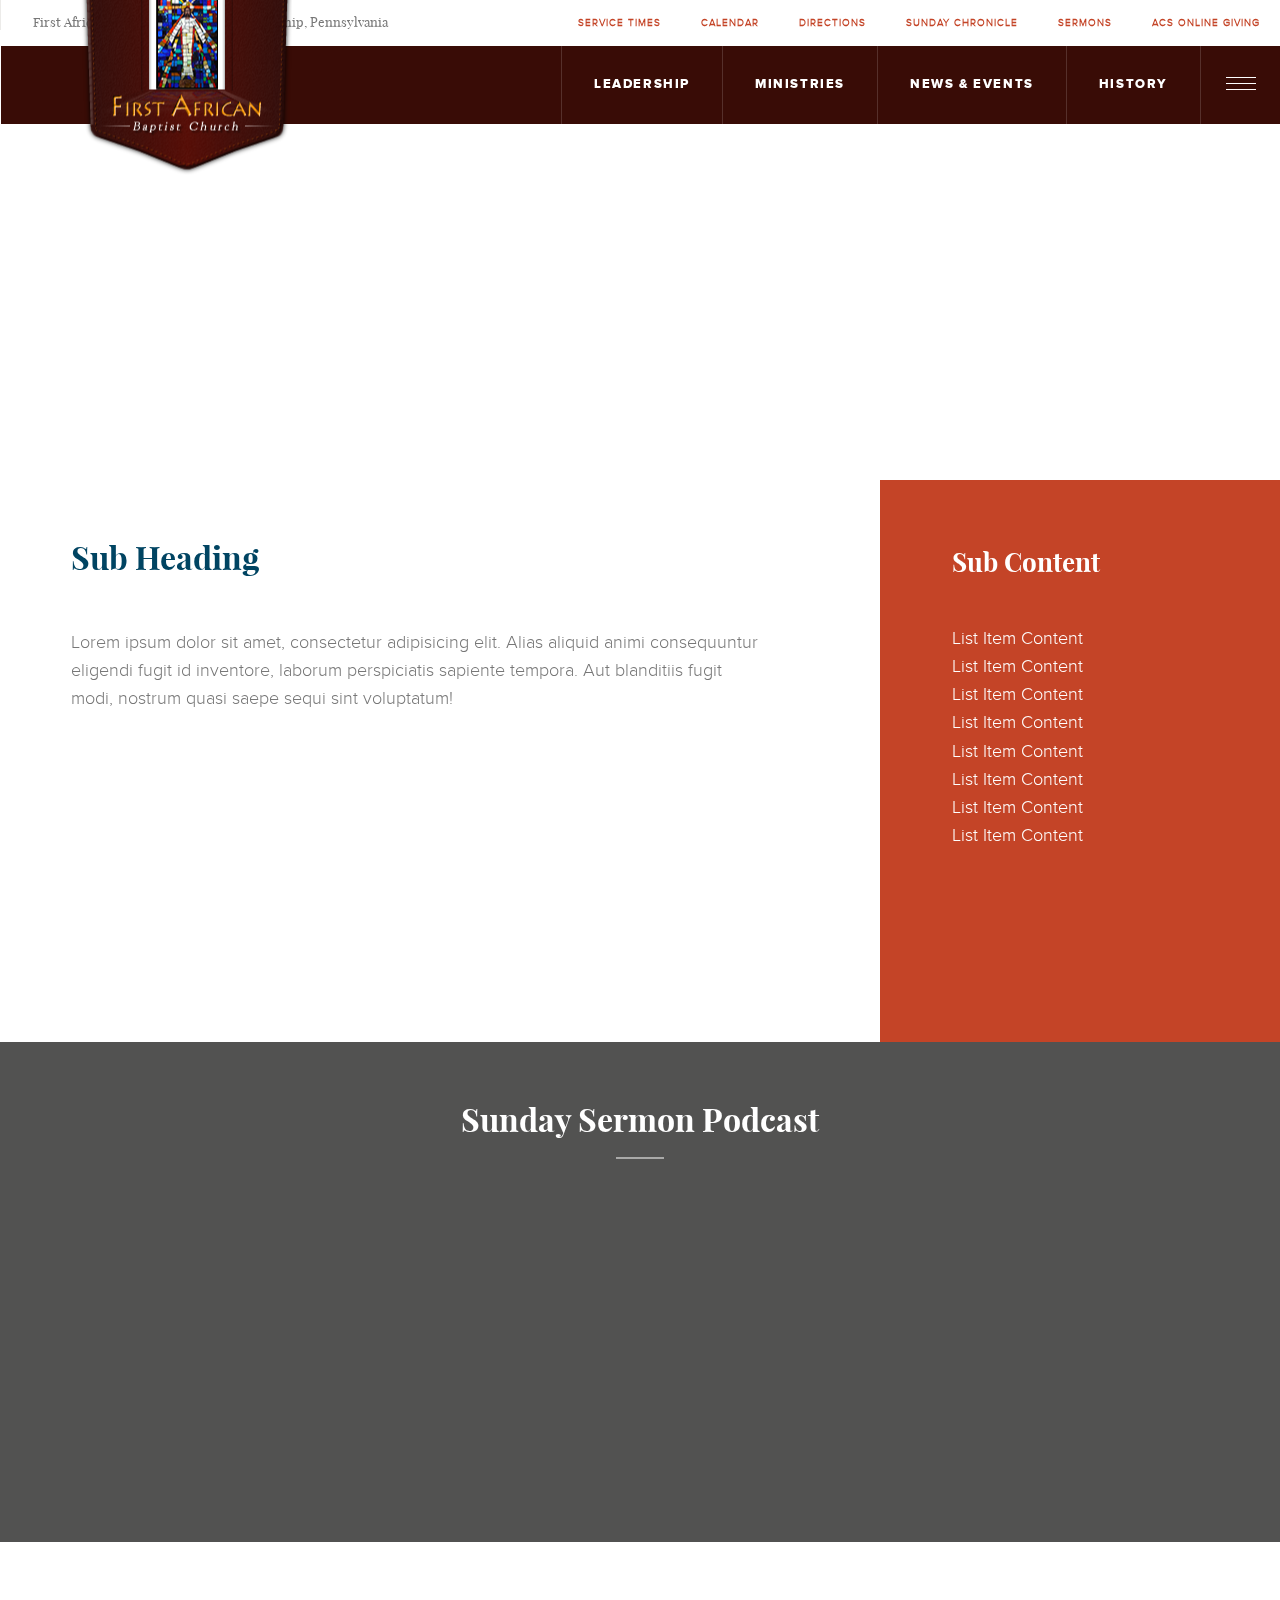
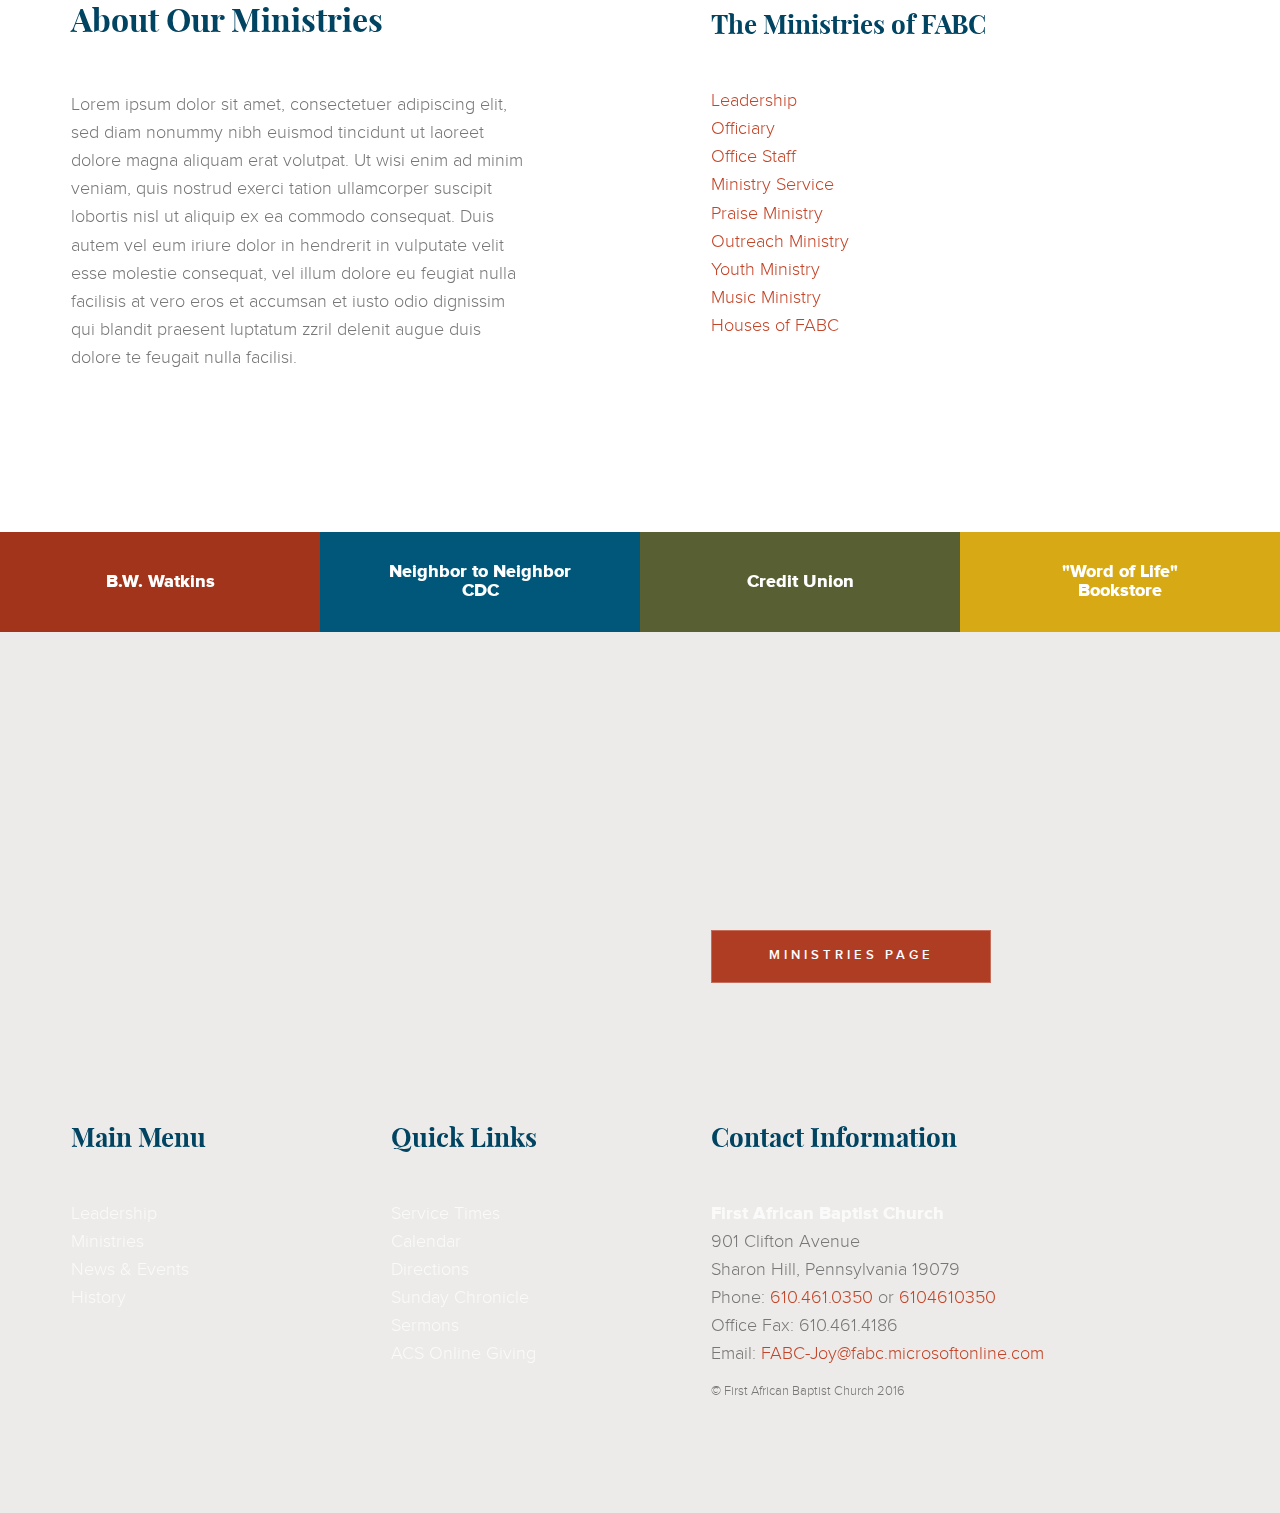
<file: sub-page-1.html>
<!DOCTYPE html>
<html lang="en" class="no-js">
<head>
    <meta charset="UTF-8">
    <meta http-equiv="X-UA-Compatible" content="IE=edge,chrome=1"/>
    <meta name="viewport" content="width=device-width, initial-scale=1, minimum-scale=1, maximum-scale=1">
    <title>First African Baptist Church</title>
    <link rel="stylesheet" href="assets/css/fabc.css">
</head>
<body id="subpage">
<div class="page-wrapper">
    <div class="header-intro">
        <div class="[ row ]">
            <div class="[ large-16 columns ] header-wrapper">
                <header class="cd-auto-hide-header">
                    <!--<div class="logo"><a href="#0"><img src="img/cd-logo.svg" alt="Logo"></a></div>-->
                    <p style="display: inline-block;float: left;font-size: .8rem;padding: .75rem 0 0 2rem;">First
                        African Baptist Church | Darby Township, Pennsylvania</p>
                    <nav class="cd-primary-nav">


                        <a href="#cd-navigation" class="nav-trigger">
                            <span>
                                <em aria-hidden="true"></em>
                                Menu
                            </span>
                        </a> <!-- .nav-trigger -->
                        <ul id="cd-navigation">
                            <li><a href="#0">Service Times</a></li>
                            <li><a href="#0">Calendar</a></li>
                            <li><a href="#0">Directions</a></li>
                            <li><a href="#0">Sunday Chronicle</a></li>
                            <li><a href="#0">Sermons</a></li>
                            <li><a href="#0">ACS Online Giving</a></li>
                        </ul>
                    </nav>
                    <!-- .cd-primary-nav -->

                    <nav class="cd-secondary-nav">
                        <a href="" class="logo">
                            <!--<img src="assets/img/fabc-logo.png" alt="">-->
                        </a>
                        <ul class="menu menu-main align-right">
                            <li><a href="">Leadership</a></li>
                            <li><a href="">Ministries</a></li>
                            <li><a href="">News & Events</a></li>
                            <li><a href="">History</a></li>
                            <!--<li><a href="">Online Giving</a></li>-->
                            <button class="[ large-1 ] hamburger hamburger--squeeze" type="button">
                              <span class="hamburger-box">
                                <span class="hamburger-inner"></span>
                              </span>
                            </button>
                        </ul>

                    </nav>
                    <!-- .cd-secondary-nav -->
                </header>
                <!--<header class="header">
                    <div class="[ row ]">
                        <a href="" class="logo large-5">
                            <img src="assets/img/fabc-logo.png" alt="">
                        </a>
                        <nav class="[ large-10 ]">
                            <ul class="menu menu-main align-right">
                                <li><a href="">Leadership</a></li>
                                <li><a href="">Ministries</a></li>
                                <li><a href="">News & Events</a></li>
                                <li><a href="">History</a></li>
                                <li><a href="">Online Giving</a></li>
                            </ul>
                        </nav>
                        <button class="[ large-1 ] hamburger hamburger&#45;&#45;squeeze" type="button">
                              <span class="hamburger-box">
                                <span class="hamburger-inner"></span>
                              </span>
                        </button>
                    </div>
                </header>-->
            </div>
        </div>
        <div class="[ row ]">
            <!--<div id="gsap-intro-text-1">
                The Courage to Lead
            </div>
            <div id="gsap-intro-text-2">
                The Faith to Follow
            </div>-->

            <!--<div id="gsap-intro-text-1">
                Enter to Worship
            </div>
            <div id="gsap-intro-text-2">
                Leave to Serve
            </div>-->

            <div class="[ large-16 columns ] banner-wrap">
                <div class="banner">
                    <div class="parallax-container" data-parallax="scroll" data-speed="0.4"
                         data-image-src="assets/img/fabc-banner-4.jpg" data-natural-width="1600"
                         data-natural-height="600">

                    </div>
                </div>
            </div>
            <!--<div class="[ large-1 columns ] quick-links">
                <a href="">Quick Links</a>
           </div>-->
        </div>
    </div>
    <!--&lt;!&ndash;<div class="container">&ndash;&gt;
        <div class="[ row ] intro">
            <div class="[ medium-10 small-16 columns ]">
                <article class="content-item">
                    <h1>Subpage Heading</h1>
                <p>
                    I am very pleased that you decided to visit the website of First African Baptist Church of Sharon
                    Hill, PA. First African is a family-oriented church for all of the Lord’s children regardless of
                    race, color, creed, or circumstance. If you have never experienced the JOY! of First African, I
                    sincerely ask you to join us for Sunday morning worship service. If you have visited previously and
                    are looking for a church home, please accept an invitation to become part of our Christian
                    fellowship on Sunday morning.May God bless and keep you.
                </p>
                </article>
            </div>
            <div class="[ medium-6 small-16 ]">
                <article class="content-item">
                    <h1>Subpage Heading</h1>
                    <p>
                        I am very pleased that you decided to visit the website of First African Baptist Church of Sharon
                        Hill, PA. First African is a family-oriented church for all of the Lord’s children regardless of
                        race, color, creed, or circumstance. If you have never experienced the JOY! of First African, I
                        sincerely ask you to join us for Sunday morning worship service. If you have visited previously and
                        are looking for a church home, please accept an invitation to become part of our Christian
                        fellowship on Sunday morning.May God bless and keep you.
                    </p>
                </article>
            </div>
        </div>-->

    <main>
        <section class="[ row ] main-content-intro main-content-wrap">
            <div class="[ large-11 medium-10 small-16 columns ] content-item-wrap">
                <article class="content-item">
                    <!--Sunday Sermon-->
                    <h2>Sub Heading</h2>

                    <p>Lorem ipsum dolor sit amet, consectetur adipisicing elit. Alias aliquid animi consequuntur eligendi
                    fugit id inventore, laborum perspiciatis sapiente tempora. Aut blanditiis fugit modi, nostrum quasi
                    saepe sequi sint voluptatum!</p>

                </article>
            </div>
            <div class="[ large-5 medium-6 small-16 columns ] content-item-wrap sidebar">
                <aside class="content-item full">
                    <!--The Pastor’s Desk-->
                    <h3>Sub Content</h3>
                    <ul>
                        <li><a href="">List Item Content</a></li>
                        <li><a href="">List Item Content</a></li>
                        <li><a href="">List Item Content</a></li>
                        <li><a href="">List Item Content</a></li>
                        <li><a href="">List Item Content</a></li>
                        <li><a href="">List Item Content</a></li>
                        <li><a href="">List Item Content</a></li>
                        <li><a href="">List Item Content</a></li>
                    </ul>


                </aside>
            </div>
        </section>

        <div class="parallax-container parallax" data-parallax="scroll" data-speed="0.3"
             data-image-src="assets/img/fabc-banner-1.jpg" data-natural-width="1600" data-natural-height="591">
            <div class="overlay-c"></div>
            <div class="[ row ]">
                <!--<div class="large-4 columns">
                    <article class="content-item">
                        <h2>Sunday Sermon</h2>
                        &lt;!&ndash;&lt;!&ndash;<script src="http://www.buzzsprout.com/8786.js?player=small&limit=1&beta="
                                type="text/javascript"
                                charset="utf-8"></script>&ndash;&gt;
                        <script type='text/javascript' charset='utf-8'
                                src='https://www.buzzsprout.com/8786.js?player=small&limit=1'></script>&ndash;&gt;
                    </article>
                </div>-->
                <div class="[ large-8 medium-16 large-offset-4 columns ] text-center">
                    <article class="content-item">
                        <h2>Sunday Sermon Podcast</h2>
                        <script type='text/javascript' charset='utf-8'
                                src='https://www.buzzsprout.com/8786.js?player=small&limit=1'></script>
                    </article>
                </div>
            </div>
        </div>


        <section class="[ row ] main-content-wrap">
            <div class="[ xlarge-8 small-16 columns ] content-item-wrap">
                <!--Ministries-->
                <article class="content-item no-button">
                    <!--Ministries-->
                    <h2>About Our Ministries</h2>

                    <p>Lorem ipsum dolor sit amet, consectetuer adipiscing elit, sed diam nonummy nibh euismod
                        tincidunt
                        ut laoreet dolore magna aliquam erat volutpat. Ut wisi enim ad minim veniam, quis nostrud
                        exerci
                        tation ullamcorper suscipit lobortis nisl ut aliquip ex ea commodo consequat. Duis autem vel
                        eum
                        iriure dolor in hendrerit in vulputate velit esse molestie consequat, vel illum dolore eu
                        feugiat nulla facilisis at vero eros et accumsan et iusto odio dignissim qui blandit
                        praesent
                        luptatum zzril delenit augue duis dolore te feugait nulla facilisi.</p>
                </article>
                <!-- <div class="[ row ]">
                     <div class="[ large-6 columns ]">
                         <nav>
                             <div class="content-item">
                                 <ul>
                                     <li><a href="">Ministry title</a></li>
                                     <li><a href="">Ministry title</a></li>
                                     <li><a href="">Ministry title</a></li>
                                     <li><a href="">Ministry title</a></li>
                                     <li><a href="">Ministry title</a></li>
                                 </ul>
                             </div>
                         </nav>
                     </div>

                     <div class="[ large-6 columns ]">
                         <nav>
                             <div class="content-item">
                                 <ul>
                                     <li><a href="">Ministry title</a></li>
                                     <li><a href="">Ministry title</a></li>
                                     <li><a href="">Ministry title</a></li>
                                     <li><a href="">Ministry title</a></li>
                                     <li><a href="">Ministry title</a></li>
                                 </ul>
                             </div>
                         </nav>
                     </div>

                 </div>-->
            </div>
            <div class="xlarge-8 small-16 columns content-item-wrap">
                <nav class="content-item vh-100">
                    <h3>The Ministries of FABC</h3>
                    <ul class="no-bullet">
                        <li><a href="">Leadership</a></li>
                        <li><a href="">Officiary</a></li>
                        <li><a href="">Office Staff</a></li>
                        <li><a href="">Ministry Service</a></li>
                        <li><a href="">Praise Ministry</a></li>
                        <li><a href="">Outreach Ministry</a></li>
                        <li><a href="">Youth Ministry</a></li>
                        <li><a href="">Music Ministry</a></li>
                        <li><a href="">Houses of FABC</a></li>
                    </ul>
                    <a href="" class="button primary v-stretch">Ministries Page</a>
                </nav>

            </div>
            <!--<div class="[ xxlarge-4 xxlarge-offset-4 large-5 large-offset-3 medium-16 column end ] ministries-callout parallax-container text-inverted">
                <article>

                </article>
            </div>-->
        </section>
        <div class="[ row xlarge-up-4 large-up-2 medium-up-2 small-16 ] ministries-4">
            <div class="columns bw-watkins">
                <a href="">B.W. Watkins</a>
            </div>
            <div class="columns n2n">
                <a href="">Neighbor to Neighbor<br>
                    CDC</a>
            </div>
            <div class="columns credit-union">
                <a href="">Credit Union</a>
            </div>
            <div class="columns bookstore">
                <a href="">"Word of Life"<br>
                    Bookstore</a>
            </div>
        </div>
        <!--Sermon Podcast Begin -->
        <!--<section class="row">
            <div class="medium-16 column begin">
                <h2>Sermon Podcasts</h2>
                <script src="https://www.buzzsprout.com/8786.js?player=large" type="text/javascript" charset="utf-8"></script>
            </div>
        </section>-->
        <!-- Map Begin -->
        <div id="map" class="map-wrapper">
            <div class="map">
                <!--<iframe width="1680" height="600" frameborder="0" style="border:0"
                        src="https://www.google.com/maps/embed/v1/streetview?key=AIzaSyAmVNiFHpfRLEJDtCsV-3b1y3T8T5YB69o&location=39.8993%2C-75.2681" allowfullscreen></iframe>-->
                <!--<iframe width="1680" height="600" frameborder="0" style="border:0" src="https://www.google.com/maps/embed/v1/view?key=AIzaSyAmVNiFHpfRLEJDtCsV-3b1y3T8T5YB69o&zoom=19&center=39.8993%2C-75.2681" allowfullscreen></iframe>-->
                <!--<iframe src="https://www.google.com/maps/d/embed?mid=zcTNCy1D-CGs.kE34mbzRRnfE" width="1680"
                        height="600"></iframe>-->
                <!--<iframe src="https://www.google.com/maps/d/embed?mid=14ffbneGjNNXDhjRo-J6h-uJw_9k" width="1680" height="600"></iframe>-->

                <iframe width="1680" height="600" frameborder="0" style="border:0"
                        src="https://www.google.com/maps/embed/v1/place?q=place_id:ChIJcej2-5jDxokRImV0N4GWmB4&key=AIzaSyAmVNiFHpfRLEJDtCsV-3b1y3T8T5YB69o"
                        allowfullscreen></iframe>
                <!-- Map End -->
            </div>
        </div>
        <div>
            <!--Parallax Banner 3-->
        </div>
    </main>
    <footer>
        <div class="row footer">
            <div class="xlarge-4 large-8 small-16 content-item-wrap columns dark">
                <nav class="content-item">
                    <h3>Main Menu</h3>
                    <ul>
                        <li><a href="">Leadership</a></li>
                        <li><a href="">Ministries</a></li>
                        <li><a href="">News & Events</a></li>
                        <li><a href="">History</a></li>
                        <!--<li><a href="">Online Giving</a></li>-->
                    </ul>
                </nav>

            </div>
            <div class="xlarge-4 large-8 small-16 content-item-wrap columns light">
                <div class="content-item">
                    <h3>Quick Links</h3>
                    <ul>
                        <li><a href="#0">Service Times</a></li>
                        <li><a href="#0">Calendar</a></li>
                        <li><a href="#0">Directions</a></li>
                        <li><a href="#0">Sunday Chronicle</a></li>
                        <li><a href="#0">Sermons</a></li>
                        <li><a href="#0">ACS Online Giving</a></li>
                    </ul>
                </div>

            </div>
            <div class="xlarge-8 small-16 content-item-wrap columns">
                <div class="content-item">
                    <h3>Contact Information</h3>

                    <p><strong>First African Baptist Church</strong><br>
                        901 Clifton Avenue<br>
                        Sharon Hill, Pennsylvania 19079<br>
                        Phone: <a href="tel:6104610350">610.461.0350</a>
                        or <a href="tel:610.461.0352">6104610350</a><br>
                        Office Fax: 610.461.4186<br>
                        Email: <a href="mailto:FABC-Joy@fabc.microsoftonline.com">FABC-Joy@fabc.microsoftonline.com</a>
                    </p><a href="mailto:FABC-Joy@fabc.microsoftonline.com">
                </a>
                    <small>© First African Baptist Church 2016</small>
                </div>

            </div>
        </div>
    </footer>

</div>
<!--<script src="//ajax.googleapis.com/ajax/libs/jquery/1.11.0/jquery.min.js"></script>-->
<script src="assets/js/jquery-1.11.3.js"></script>
<!--<script src="assets/js/jquery-3.0.0.min.js"></script>-->
<script src="assets/js/hide-menu.js"></script>
<script>
    $(function () {
        if (navigator.userAgent.match(/(iPod|iPhone|iPad|Android)/)) {
            $('#ios-notice').removeClass('hidden');
            $('.parallax-container').height($(window).height() * 0.5 | 0);
        } else {
            $(window).resize(function () {
                var parallaxHeight = Math.max($(window).height() * 0.7, 200) | 0;
                $('.parallax-container').height(parallaxHeight);
            }).trigger('resize');
        }
    });
</script>
<script src="assets/js/parallax.js"></script>
<script src="assets/js/hamburgers.js" async></script>

<script>
    var forEach = function (t, o, r) {
        if ("[object Object]" === Object.prototype.toString.call(t))for (var c in t)Object.prototype.hasOwnProperty.call(t, c) && o.call(r, t[c], c, t); else for (var e = 0, l = t.length; l > e; e++)o.call(r, t[e], e, t)
    };

    var hamburgers = document.querySelectorAll(".hamburger");
    if (hamburgers.length > 0) {
        forEach(hamburgers, function (hamburger) {
            hamburger.addEventListener("click", function () {
                this.classList.toggle("is-active");
            }, false);
        });
    }
</script>
<script>
    function init() {
        window.addEventListener('scroll', function (e) {
            var distanceY = window.pageYOffset || document.documentElement.scrollTop,
                    shrinkOn = 40,
                    header = document.querySelector("header");
            // logo = document.querySelector("h1#logo").animate();
            if (distanceY > shrinkOn) {
                classie.add(header, "smaller");
            } else {
                if (classie.has(header, "smaller")) {
                    classie.remove(header, "smaller");
                }
            }
        });
    }
    window.onload = init();
</script>
<!--<script src="assets/js/stickySidebar.js"></script>
<script src="assets/js/waypoints.min.js"></script>
<script src="assets/js/waypoints-sticky.min.js"></script>
<script type="text/javascript">
    $(document).ready(function () {
        $('.cd-secondary-nav').waypoint('sticky');
    });
</script>-->
<script>
    google.maps.event.addDomListener(window, "resize", function () {
        var center = map.getCenter();
        resizeMap();
        google.maps.event.trigger(map, "resize");
        map.setCenter(center);
    });
    function resizeMap() {
        var h = window.innerHeight;
        var w = window.innerWidth;
        $("#map_canvas").width(w / 2);
        $("#map_canvas").height(h - 50);
    }
</script>
<!--<script>
    $(window).scroll(function() {
        var scroll = $(window).scrollTop();
        //console.log(scroll);
        if (scroll >= 200) {
            //console.log('a');
            $(".cd-secondary-nav").addClass("logo-small");
        } else {
            //console.log('a');
            $(".cd-secondary-nav").removeClass("logo-small");
        }
    });
</script>-->
</body>
</html>
</file>
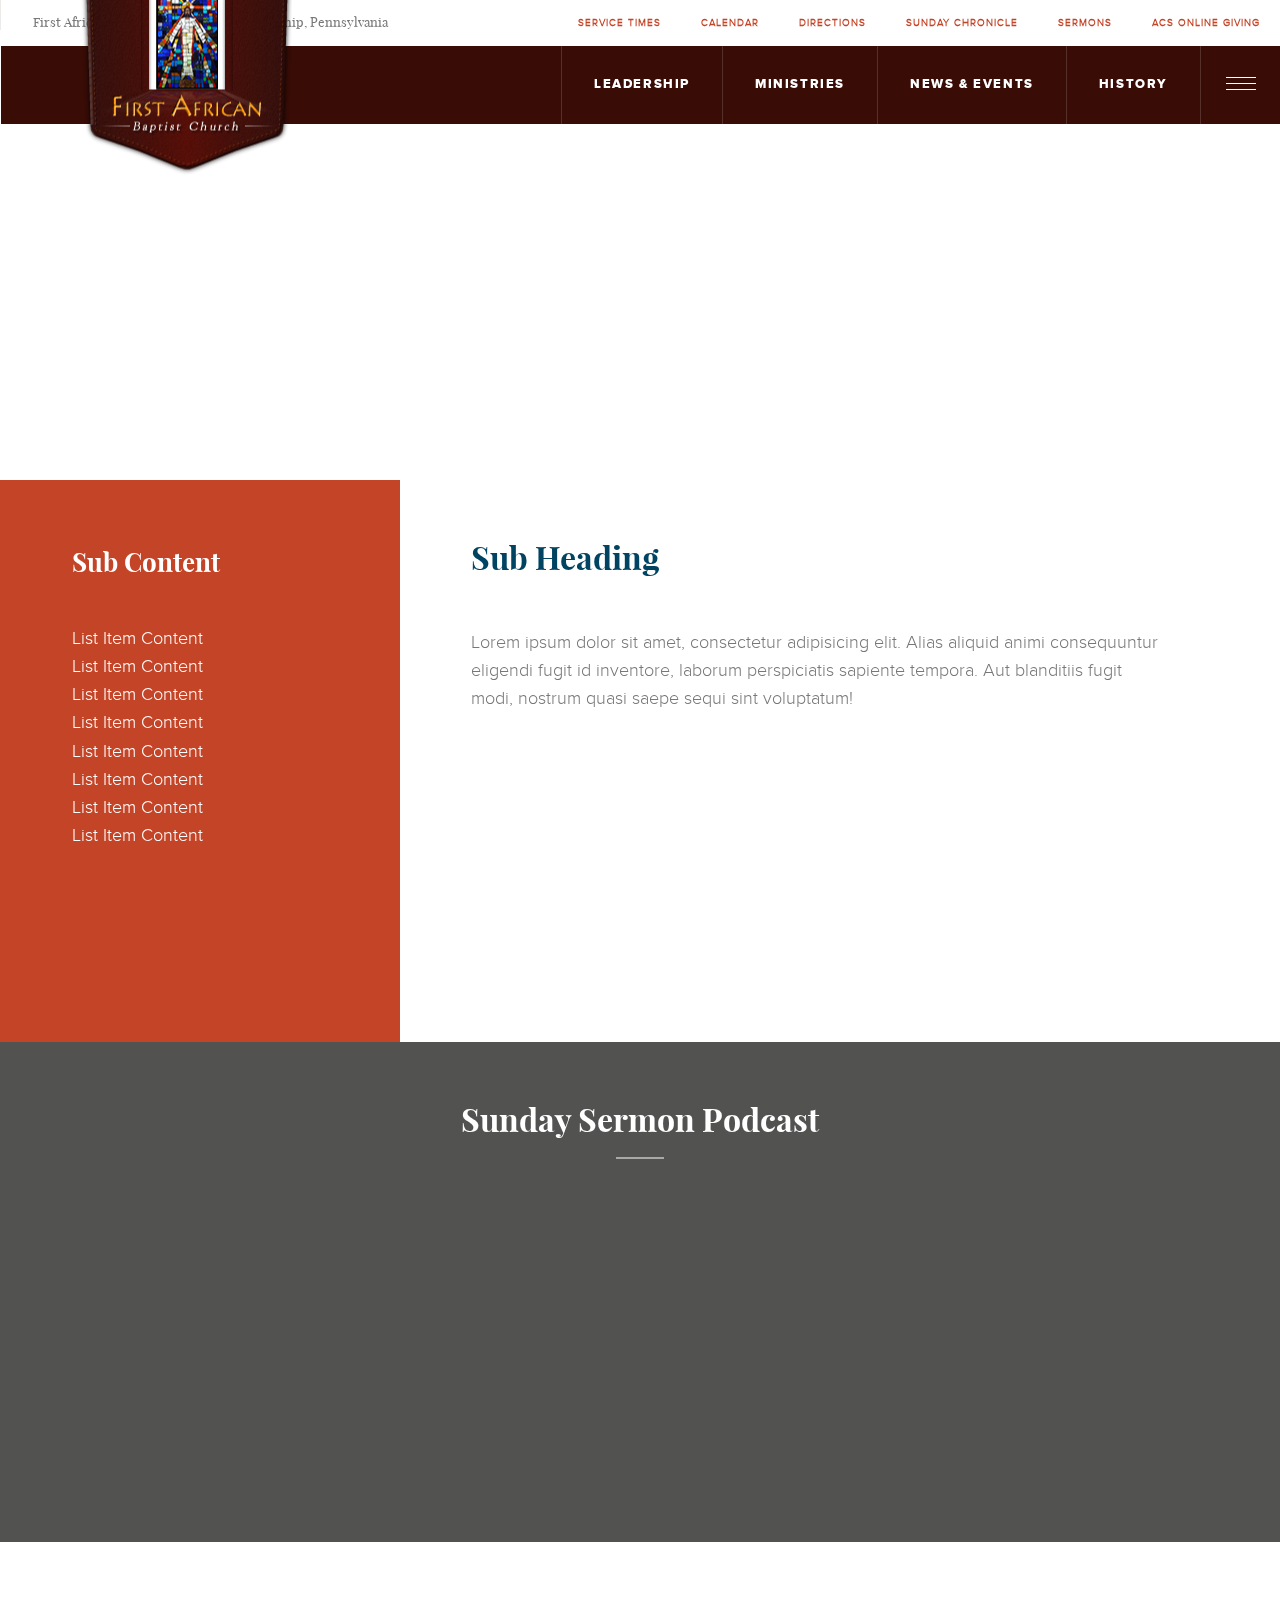
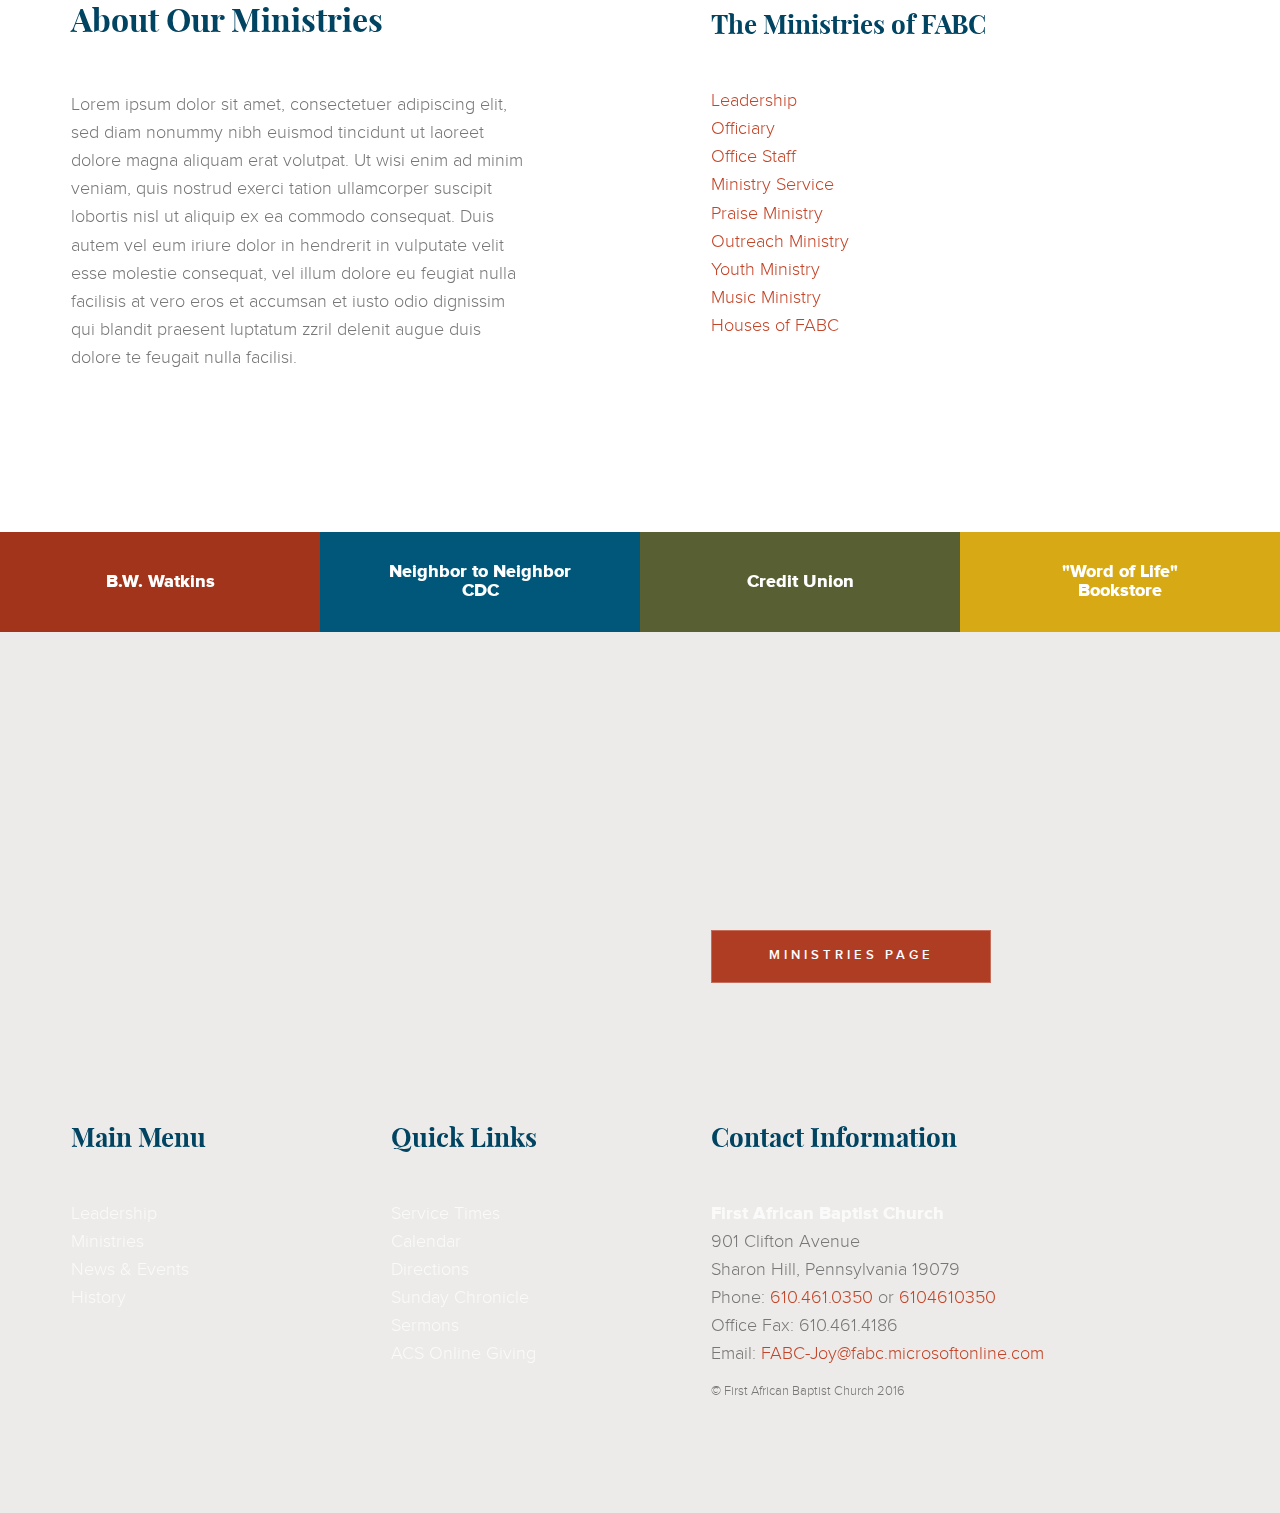
<file: sub-page-2.html>
<!DOCTYPE html>
<html lang="en" class="no-js">
<head>
    <meta charset="UTF-8">
    <meta http-equiv="X-UA-Compatible" content="IE=edge,chrome=1"/>
    <meta name="viewport" content="width=device-width, initial-scale=1, minimum-scale=1, maximum-scale=1">
    <title>First African Baptist Church</title>
    <link rel="stylesheet" href="assets/css/fabc.css">
</head>
<body id="subpage">
<div class="page-wrapper">
    <div class="header-intro">
        <div class="[ row ]">
            <div class="[ large-16 columns ] header-wrapper">
                <header class="cd-auto-hide-header">
                    <!--<div class="logo"><a href="#0"><img src="img/cd-logo.svg" alt="Logo"></a></div>-->
                    <p style="display: inline-block;float: left;font-size: .8rem;padding: .75rem 0 0 2rem;">First
                        African Baptist Church | Darby Township, Pennsylvania</p>
                    <nav class="cd-primary-nav">


                        <a href="#cd-navigation" class="nav-trigger">
                            <span>
                                <em aria-hidden="true"></em>
                                Menu
                            </span>
                        </a> <!-- .nav-trigger -->
                        <ul id="cd-navigation">
                            <li><a href="#0">Service Times</a></li>
                            <li><a href="#0">Calendar</a></li>
                            <li><a href="#0">Directions</a></li>
                            <li><a href="#0">Sunday Chronicle</a></li>
                            <li><a href="#0">Sermons</a></li>
                            <li><a href="#0">ACS Online Giving</a></li>
                        </ul>
                    </nav>
                    <!-- .cd-primary-nav -->

                    <nav class="cd-secondary-nav">
                        <a href="" class="logo">
                            <!--<img src="assets/img/fabc-logo.png" alt="">-->
                        </a>
                        <ul class="menu menu-main align-right">
                            <li><a href="">Leadership</a></li>
                            <li><a href="">Ministries</a></li>
                            <li><a href="">News & Events</a></li>
                            <li><a href="">History</a></li>
                            <!--<li><a href="">Online Giving</a></li>-->
                            <button class="[ large-1 ] hamburger hamburger--squeeze" type="button">
                              <span class="hamburger-box">
                                <span class="hamburger-inner"></span>
                              </span>
                            </button>
                        </ul>

                    </nav>
                    <!-- .cd-secondary-nav -->
                </header>
                <!--<header class="header">
                    <div class="[ row ]">
                        <a href="" class="logo large-5">
                            <img src="assets/img/fabc-logo.png" alt="">
                        </a>
                        <nav class="[ large-10 ]">
                            <ul class="menu menu-main align-right">
                                <li><a href="">Leadership</a></li>
                                <li><a href="">Ministries</a></li>
                                <li><a href="">News & Events</a></li>
                                <li><a href="">History</a></li>
                                <li><a href="">Online Giving</a></li>
                            </ul>
                        </nav>
                        <button class="[ large-1 ] hamburger hamburger&#45;&#45;squeeze" type="button">
                              <span class="hamburger-box">
                                <span class="hamburger-inner"></span>
                              </span>
                        </button>
                    </div>
                </header>-->
            </div>
        </div>
        <div class="[ row ]">
            <!--<div id="gsap-intro-text-1">
                The Courage to Lead
            </div>
            <div id="gsap-intro-text-2">
                The Faith to Follow
            </div>-->

            <!--<div id="gsap-intro-text-1">
                Enter to Worship
            </div>
            <div id="gsap-intro-text-2">
                Leave to Serve
            </div>-->

            <div class="[ large-16 columns ] banner-wrap">
                <div class="banner">
                    <div class="parallax-container" data-parallax="scroll" data-speed="0.4"
                         data-image-src="assets/img/fabc-banner-4.jpg" data-natural-width="1600"
                         data-natural-height="600">

                    </div>
                </div>
            </div>
            <!--<div class="[ large-1 columns ] quick-links">
                <a href="">Quick Links</a>
           </div>-->
        </div>
    </div>
    <!--&lt;!&ndash;<div class="container">&ndash;&gt;
        <div class="[ row ] intro">
            <div class="[ medium-10 small-16 columns ]">
                <article class="content-item">
                    <h1>Subpage Heading</h1>
                <p>
                    I am very pleased that you decided to visit the website of First African Baptist Church of Sharon
                    Hill, PA. First African is a family-oriented church for all of the Lord’s children regardless of
                    race, color, creed, or circumstance. If you have never experienced the JOY! of First African, I
                    sincerely ask you to join us for Sunday morning worship service. If you have visited previously and
                    are looking for a church home, please accept an invitation to become part of our Christian
                    fellowship on Sunday morning.May God bless and keep you.
                </p>
                </article>
            </div>
            <div class="[ medium-6 small-16 ]">
                <article class="content-item">
                    <h1>Subpage Heading</h1>
                    <p>
                        I am very pleased that you decided to visit the website of First African Baptist Church of Sharon
                        Hill, PA. First African is a family-oriented church for all of the Lord’s children regardless of
                        race, color, creed, or circumstance. If you have never experienced the JOY! of First African, I
                        sincerely ask you to join us for Sunday morning worship service. If you have visited previously and
                        are looking for a church home, please accept an invitation to become part of our Christian
                        fellowship on Sunday morning.May God bless and keep you.
                    </p>
                </article>
            </div>
        </div>-->

    <main>
        <section class="[ row ] main-content-intro main-content-wrap">
            <div class="[ large-5 medium-6 small-16 columns ] content-item-wrap sidebar">
            <aside class="content-item full">
                <!--The Pastor’s Desk-->
                <h3>Sub Content</h3>
                <ul>
                    <li><a href="">List Item Content</a></li>
                    <li><a href="">List Item Content</a></li>
                    <li><a href="">List Item Content</a></li>
                    <li><a href="">List Item Content</a></li>
                    <li><a href="">List Item Content</a></li>
                    <li><a href="">List Item Content</a></li>
                    <li><a href="">List Item Content</a></li>
                    <li><a href="">List Item Content</a></li>
                </ul>


            </aside>
        </div>
            <div class="[ large-11 medium-10 small-16 columns ] content-item-wrap">
                <article class="content-item">
                    <!--Sunday Sermon-->
                    <h2>Sub Heading</h2>

                    <p>Lorem ipsum dolor sit amet, consectetur adipisicing elit. Alias aliquid animi consequuntur eligendi
                    fugit id inventore, laborum perspiciatis sapiente tempora. Aut blanditiis fugit modi, nostrum quasi
                    saepe sequi sint voluptatum!</p>

                </article>
            </div>

        </section>

        <div class="parallax-container parallax" data-parallax="scroll" data-speed="0.3"
             data-image-src="assets/img/fabc-banner-1.jpg" data-natural-width="1600" data-natural-height="591">
            <div class="overlay-c"></div>
            <div class="[ row ]">
                <!--<div class="large-4 columns">
                    <article class="content-item">
                        <h2>Sunday Sermon</h2>
                        &lt;!&ndash;&lt;!&ndash;<script src="http://www.buzzsprout.com/8786.js?player=small&limit=1&beta="
                                type="text/javascript"
                                charset="utf-8"></script>&ndash;&gt;
                        <script type='text/javascript' charset='utf-8'
                                src='https://www.buzzsprout.com/8786.js?player=small&limit=1'></script>&ndash;&gt;
                    </article>
                </div>-->
                <div class="[ large-8 medium-16 large-offset-4 columns ] text-center">
                    <article class="content-item">
                        <h2>Sunday Sermon Podcast</h2>
                        <script type='text/javascript' charset='utf-8'
                                src='https://www.buzzsprout.com/8786.js?player=small&limit=1'></script>
                    </article>
                </div>
            </div>
        </div>


        <section class="[ row ] main-content-wrap">
            <div class="[ xlarge-8 small-16 columns ] content-item-wrap">
                <!--Ministries-->
                <article class="content-item no-button">
                    <!--Ministries-->
                    <h2>About Our Ministries</h2>

                    <p>Lorem ipsum dolor sit amet, consectetuer adipiscing elit, sed diam nonummy nibh euismod
                        tincidunt
                        ut laoreet dolore magna aliquam erat volutpat. Ut wisi enim ad minim veniam, quis nostrud
                        exerci
                        tation ullamcorper suscipit lobortis nisl ut aliquip ex ea commodo consequat. Duis autem vel
                        eum
                        iriure dolor in hendrerit in vulputate velit esse molestie consequat, vel illum dolore eu
                        feugiat nulla facilisis at vero eros et accumsan et iusto odio dignissim qui blandit
                        praesent
                        luptatum zzril delenit augue duis dolore te feugait nulla facilisi.</p>
                </article>
                <!-- <div class="[ row ]">
                     <div class="[ large-6 columns ]">
                         <nav>
                             <div class="content-item">
                                 <ul>
                                     <li><a href="">Ministry title</a></li>
                                     <li><a href="">Ministry title</a></li>
                                     <li><a href="">Ministry title</a></li>
                                     <li><a href="">Ministry title</a></li>
                                     <li><a href="">Ministry title</a></li>
                                 </ul>
                             </div>
                         </nav>
                     </div>

                     <div class="[ large-6 columns ]">
                         <nav>
                             <div class="content-item">
                                 <ul>
                                     <li><a href="">Ministry title</a></li>
                                     <li><a href="">Ministry title</a></li>
                                     <li><a href="">Ministry title</a></li>
                                     <li><a href="">Ministry title</a></li>
                                     <li><a href="">Ministry title</a></li>
                                 </ul>
                             </div>
                         </nav>
                     </div>

                 </div>-->
            </div>
            <div class="xlarge-8 small-16 columns content-item-wrap">
                <nav class="content-item vh-100">
                    <h3>The Ministries of FABC</h3>
                    <ul class="no-bullet">
                        <li><a href="">Leadership</a></li>
                        <li><a href="">Officiary</a></li>
                        <li><a href="">Office Staff</a></li>
                        <li><a href="">Ministry Service</a></li>
                        <li><a href="">Praise Ministry</a></li>
                        <li><a href="">Outreach Ministry</a></li>
                        <li><a href="">Youth Ministry</a></li>
                        <li><a href="">Music Ministry</a></li>
                        <li><a href="">Houses of FABC</a></li>
                    </ul>
                    <a href="" class="button primary v-stretch">Ministries Page</a>
                </nav>

            </div>
            <!--<div class="[ xxlarge-4 xxlarge-offset-4 large-5 large-offset-3 medium-16 column end ] ministries-callout parallax-container text-inverted">
                <article>

                </article>
            </div>-->
        </section>
        <div class="[ row xlarge-up-4 large-up-2 medium-up-2 small-16 ] ministries-4">
            <div class="columns bw-watkins">
                <a href="">B.W. Watkins</a>
            </div>
            <div class="columns n2n">
                <a href="">Neighbor to Neighbor<br>
                    CDC</a>
            </div>
            <div class="columns credit-union">
                <a href="">Credit Union</a>
            </div>
            <div class="columns bookstore">
                <a href="">"Word of Life"<br>
                    Bookstore</a>
            </div>
        </div>
        <!--Sermon Podcast Begin -->
        <!--<section class="row">
            <div class="medium-16 column begin">
                <h2>Sermon Podcasts</h2>
                <script src="https://www.buzzsprout.com/8786.js?player=large" type="text/javascript" charset="utf-8"></script>
            </div>
        </section>-->
        <!-- Map Begin -->
        <div id="map" class="map-wrapper">
            <div class="map">
                <!--<iframe width="1680" height="600" frameborder="0" style="border:0"
                        src="https://www.google.com/maps/embed/v1/streetview?key=AIzaSyAmVNiFHpfRLEJDtCsV-3b1y3T8T5YB69o&location=39.8993%2C-75.2681" allowfullscreen></iframe>-->
                <!--<iframe width="1680" height="600" frameborder="0" style="border:0" src="https://www.google.com/maps/embed/v1/view?key=AIzaSyAmVNiFHpfRLEJDtCsV-3b1y3T8T5YB69o&zoom=19&center=39.8993%2C-75.2681" allowfullscreen></iframe>-->
                <!--<iframe src="https://www.google.com/maps/d/embed?mid=zcTNCy1D-CGs.kE34mbzRRnfE" width="1680"
                        height="600"></iframe>-->
                <!--<iframe src="https://www.google.com/maps/d/embed?mid=14ffbneGjNNXDhjRo-J6h-uJw_9k" width="1680" height="600"></iframe>-->

                <iframe width="1680" height="600" frameborder="0" style="border:0"
                        src="https://www.google.com/maps/embed/v1/place?q=place_id:ChIJcej2-5jDxokRImV0N4GWmB4&key=AIzaSyAmVNiFHpfRLEJDtCsV-3b1y3T8T5YB69o"
                        allowfullscreen></iframe>
                <!-- Map End -->
            </div>
        </div>
        <div>
            <!--Parallax Banner 3-->
        </div>
    </main>
    <footer>
        <div class="row footer">
            <div class="xlarge-4 large-8 small-16 content-item-wrap columns dark">
                <nav class="content-item">
                    <h3>Main Menu</h3>
                    <ul>
                        <li><a href="">Leadership</a></li>
                        <li><a href="">Ministries</a></li>
                        <li><a href="">News & Events</a></li>
                        <li><a href="">History</a></li>
                        <!--<li><a href="">Online Giving</a></li>-->
                    </ul>
                </nav>

            </div>
            <div class="xlarge-4 large-8 small-16 content-item-wrap columns light">
                <div class="content-item">
                    <h3>Quick Links</h3>
                    <ul>
                        <li><a href="#0">Service Times</a></li>
                        <li><a href="#0">Calendar</a></li>
                        <li><a href="#0">Directions</a></li>
                        <li><a href="#0">Sunday Chronicle</a></li>
                        <li><a href="#0">Sermons</a></li>
                        <li><a href="#0">ACS Online Giving</a></li>
                    </ul>
                </div>

            </div>
            <div class="xlarge-8 small-16 content-item-wrap columns">
                <div class="content-item">
                    <h3>Contact Information</h3>

                    <p><strong>First African Baptist Church</strong><br>
                        901 Clifton Avenue<br>
                        Sharon Hill, Pennsylvania 19079<br>
                        Phone: <a href="tel:6104610350">610.461.0350</a>
                        or <a href="tel:610.461.0352">6104610350</a><br>
                        Office Fax: 610.461.4186<br>
                        Email: <a href="mailto:FABC-Joy@fabc.microsoftonline.com">FABC-Joy@fabc.microsoftonline.com</a>
                    </p><a href="mailto:FABC-Joy@fabc.microsoftonline.com">
                </a>
                    <small>© First African Baptist Church 2016</small>
                </div>

            </div>
        </div>
    </footer>

</div>
<!--<script src="//ajax.googleapis.com/ajax/libs/jquery/1.11.0/jquery.min.js"></script>-->
<script src="assets/js/jquery-1.11.3.js"></script>
<!--<script src="assets/js/jquery-3.0.0.min.js"></script>-->
<script src="assets/js/hide-menu.js"></script>
<script>
    $(function () {
        if (navigator.userAgent.match(/(iPod|iPhone|iPad|Android)/)) {
            $('#ios-notice').removeClass('hidden');
            $('.parallax-container').height($(window).height() * 0.5 | 0);
        } else {
            $(window).resize(function () {
                var parallaxHeight = Math.max($(window).height() * 0.7, 200) | 0;
                $('.parallax-container').height(parallaxHeight);
            }).trigger('resize');
        }
    });
</script>
<script src="assets/js/parallax.js"></script>
<script src="assets/js/hamburgers.js" async></script>

<script>
    var forEach = function (t, o, r) {
        if ("[object Object]" === Object.prototype.toString.call(t))for (var c in t)Object.prototype.hasOwnProperty.call(t, c) && o.call(r, t[c], c, t); else for (var e = 0, l = t.length; l > e; e++)o.call(r, t[e], e, t)
    };

    var hamburgers = document.querySelectorAll(".hamburger");
    if (hamburgers.length > 0) {
        forEach(hamburgers, function (hamburger) {
            hamburger.addEventListener("click", function () {
                this.classList.toggle("is-active");
            }, false);
        });
    }
</script>
<script>
    function init() {
        window.addEventListener('scroll', function (e) {
            var distanceY = window.pageYOffset || document.documentElement.scrollTop,
                    shrinkOn = 40,
                    header = document.querySelector("header");
            // logo = document.querySelector("h1#logo").animate();
            if (distanceY > shrinkOn) {
                classie.add(header, "smaller");
            } else {
                if (classie.has(header, "smaller")) {
                    classie.remove(header, "smaller");
                }
            }
        });
    }
    window.onload = init();
</script>
<!--<script src="assets/js/stickySidebar.js"></script>
<script src="assets/js/waypoints.min.js"></script>
<script src="assets/js/waypoints-sticky.min.js"></script>
<script type="text/javascript">
    $(document).ready(function () {
        $('.cd-secondary-nav').waypoint('sticky');
    });
</script>-->
<script>
    google.maps.event.addDomListener(window, "resize", function () {
        var center = map.getCenter();
        resizeMap();
        google.maps.event.trigger(map, "resize");
        map.setCenter(center);
    });
    function resizeMap() {
        var h = window.innerHeight;
        var w = window.innerWidth;
        $("#map_canvas").width(w / 2);
        $("#map_canvas").height(h - 50);
    }
</script>
<!--<script>
    $(window).scroll(function() {
        var scroll = $(window).scrollTop();
        //console.log(scroll);
        if (scroll >= 200) {
            //console.log('a');
            $(".cd-secondary-nav").addClass("logo-small");
        } else {
            //console.log('a');
            $(".cd-secondary-nav").removeClass("logo-small");
        }
    });
</script>-->
</body>
</html>
</file>
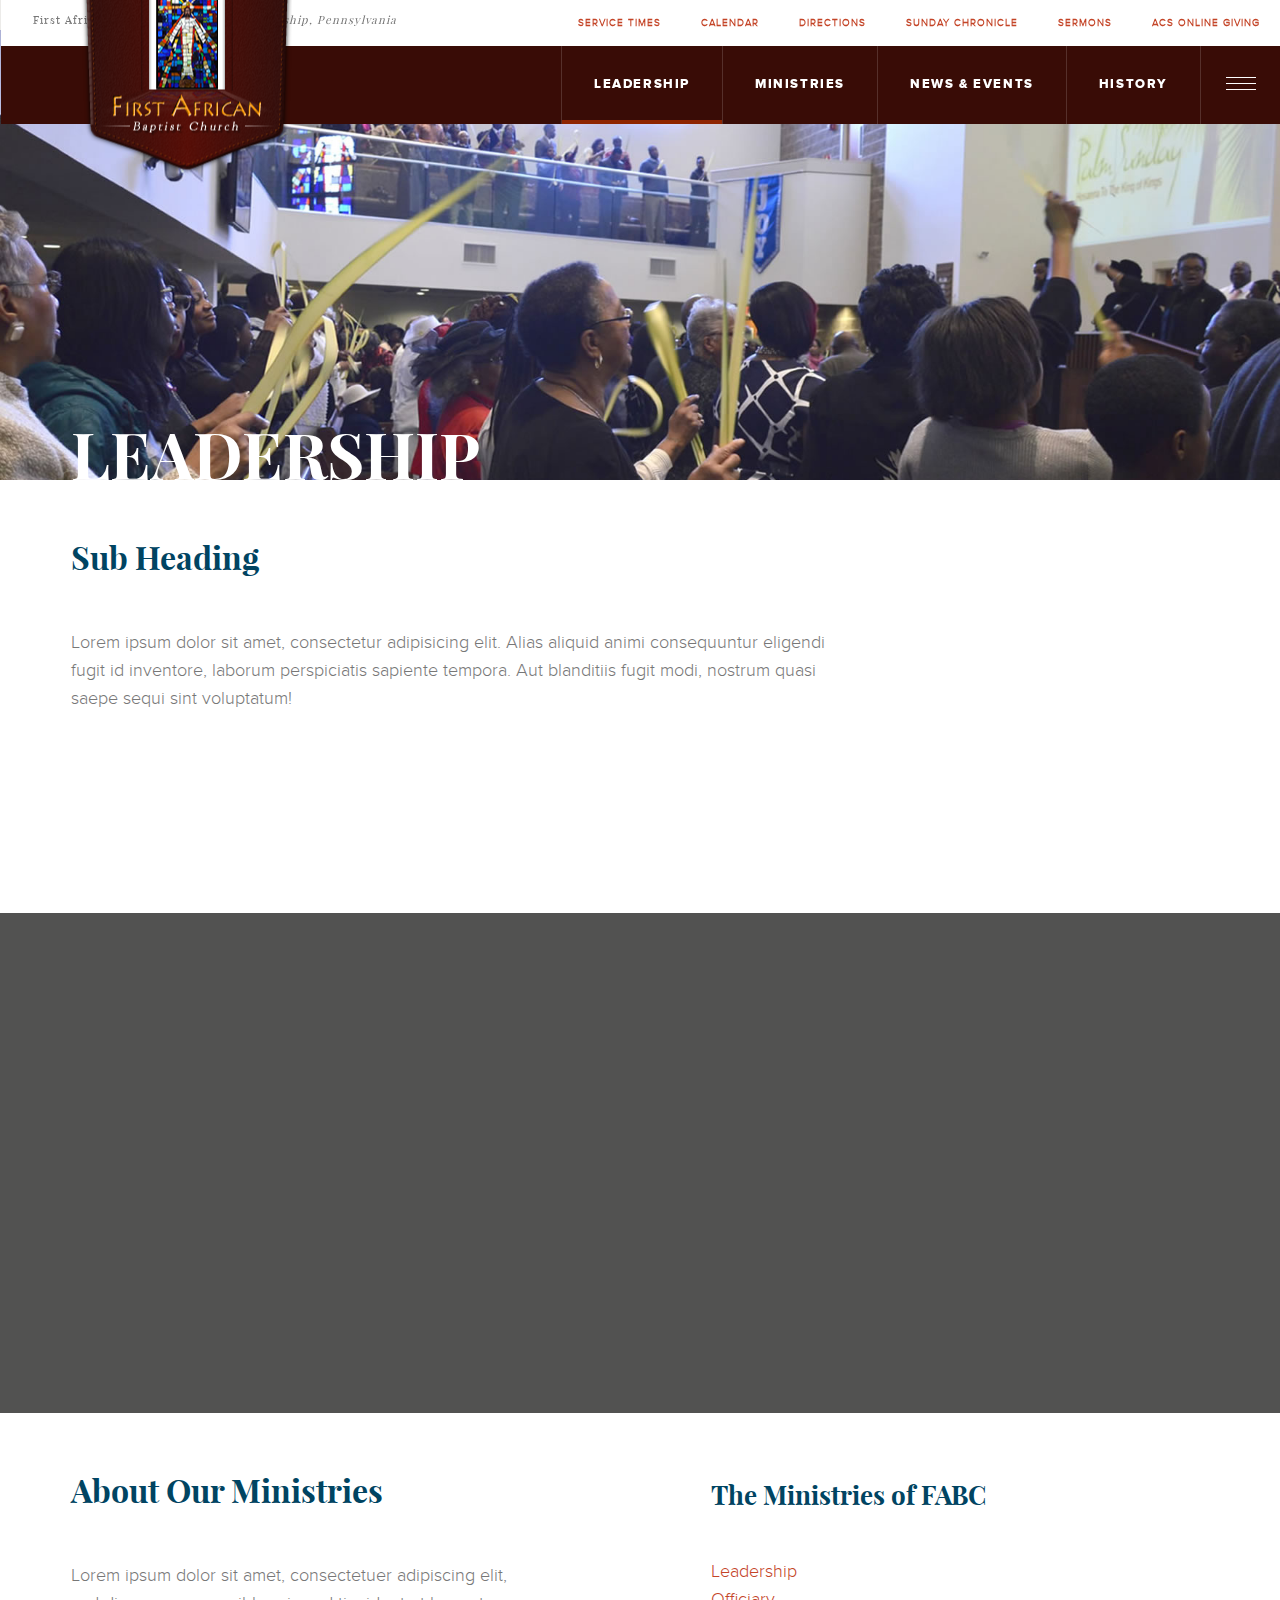
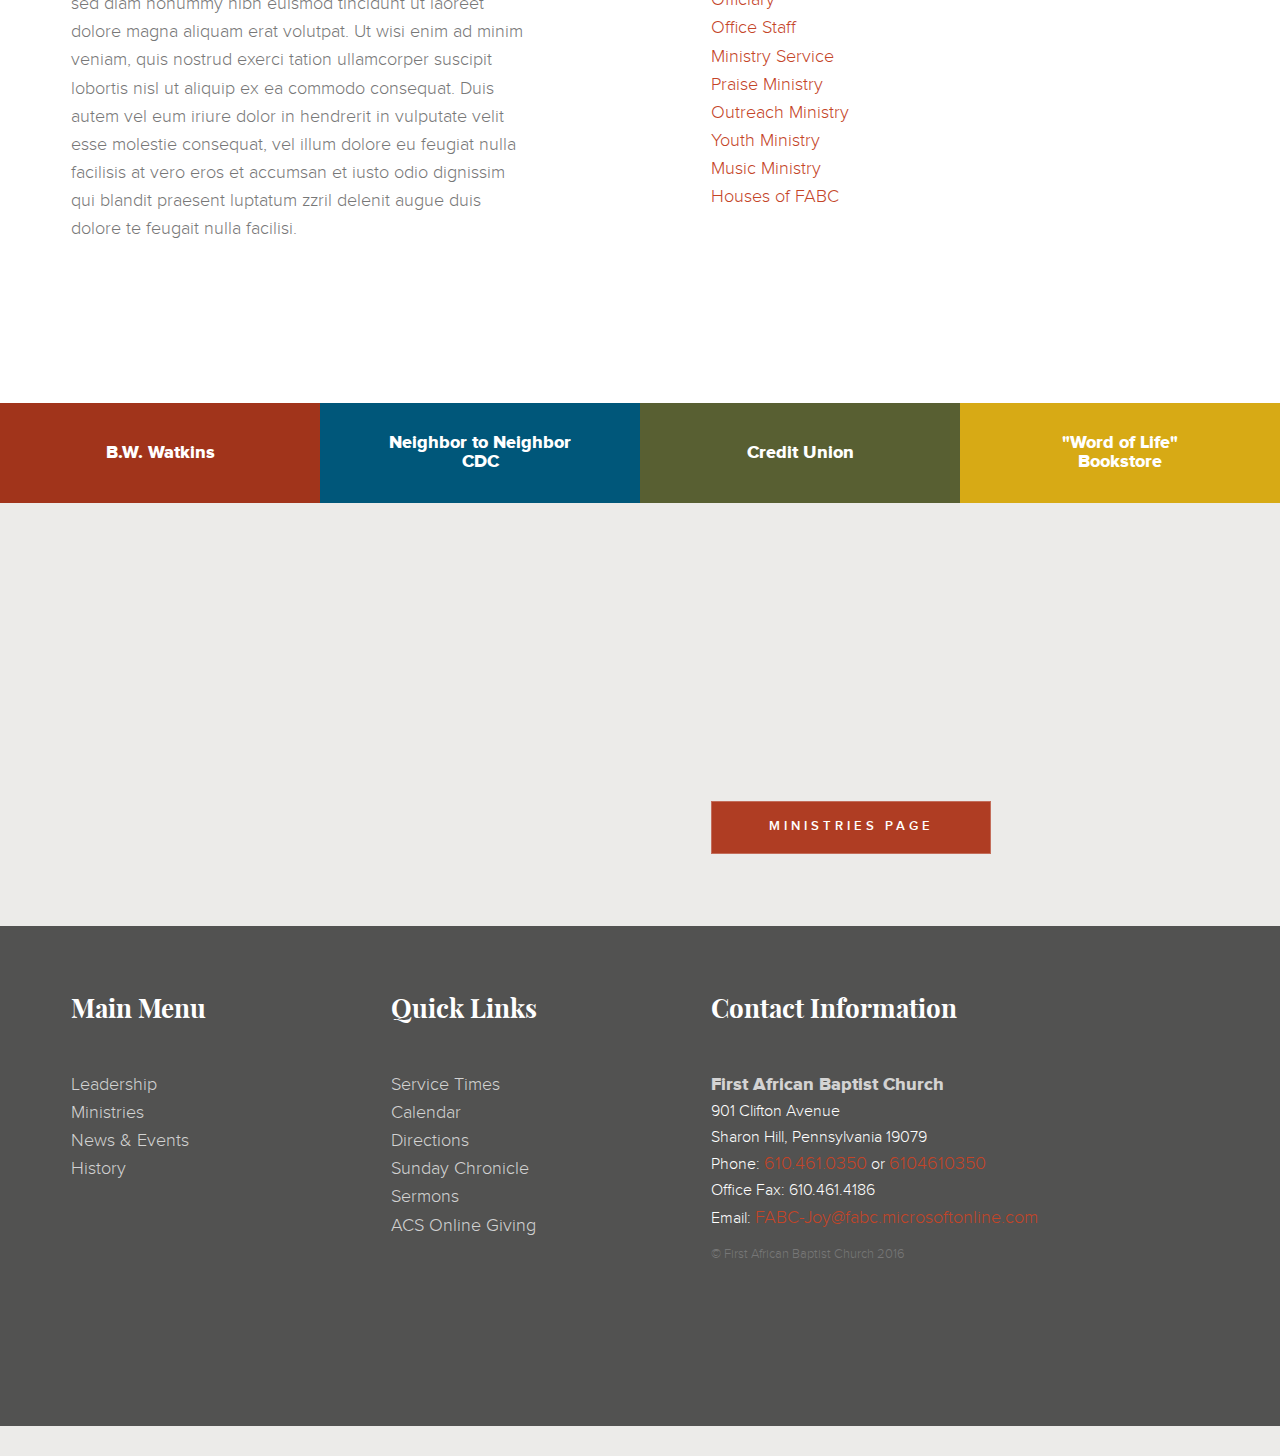
<file: sub-page-full.html>
<!DOCTYPE html>
<html lang="en" class="no-js">
<head>
    <meta charset="UTF-8">
    <meta http-equiv="X-UA-Compatible" content="IE=edge,chrome=1"/>
    <meta name="viewport" content="width=device-width, initial-scale=1, minimum-scale=1, maximum-scale=1">
    <title>First African Baptist Church</title>
    <link rel="stylesheet" href="assets/css/fabc.css">
</head>
<body id="subpage" class="full-width">
<div class="page-wrapper">
    <div class="header-intro">
        <div class="[ row ]">
            <div class="[ large-16 columns ] header-wrapper">
                <header class="cd-auto-hide-header">
                    <!--<div class="logo"><a href="#0"><img src="img/cd-logo.svg" alt="Logo"></a></div>-->
                    <p style="display: inline-block;float: left;font-size: .7rem;padding: .75rem 0 0 2rem; letter-spacing: 1px;">First African Baptist Church | <em>Darby Township, Pennsylvania</em></p>
                    <nav class="cd-primary-nav">


                        <a href="#cd-navigation" class="nav-trigger">
                            <span>
                                <em aria-hidden="true"></em>
                                Menu
                            </span>
                        </a> <!-- .nav-trigger -->
                        <ul id="cd-navigation">
                            <li><a href="#0">Service Times</a></li>
                            <li><a href="#0">Calendar</a></li>
                            <li><a href="#0">Directions</a></li>
                            <li><a href="#0">Sunday Chronicle</a></li>
                            <li><a href="#0">Sermons</a></li>
                            <li><a href="#0">ACS Online Giving</a></li>
                        </ul>
                    </nav>
                    <!-- .cd-primary-nav -->

                    <nav class="cd-secondary-nav">
                        <a href="index.html" class="logo">
                            <!--<img src="assets/img/fabc-logo.png" alt="">-->
                        </a>
                        <ul class="menu menu-main align-right">
                            <li><a class="active" sub-page-full.html">Leadership</a></li>
                            <li><a href="sub-page-left-sidebar.html">Ministries</a></li>
                            <li><a href="sub-page-right-sidebar-fixed.html">News & Events</a></li>
                            <li><a href="sub-page-right-sidebar.html">History</a></li>
                            <!--<li><a href="">Online Giving</a></li>-->
                            <button class="[ large-1 ] hamburger hamburger--squeeze" type="button">
                              <span class="hamburger-box">
                                <span class="hamburger-inner"></span>
                              </span>
                            </button>
                        </ul>

                    </nav>
                    <!-- .cd-secondary-nav -->
                </header>
                <!--<header class="header">
                    <div class="[ row ]">
                        <a href="" class="logo large-5">
                            <img src="assets/img/fabc-logo.png" alt="">
                        </a>
                        <nav class="[ large-10 ]">
                            <ul class="menu menu-main align-right">
                                <li><a href="">Leadership</a></li>
                                <li><a href="">Ministries</a></li>
                                <li><a href="">News & Events</a></li>
                                <li><a href="">History</a></li>
                                <li><a href="">Online Giving</a></li>
                            </ul>
                        </nav>
                        <button class="[ large-1 ] hamburger hamburger&#45;&#45;squeeze" type="button">
                              <span class="hamburger-box">
                                <span class="hamburger-inner"></span>
                              </span>
                        </button>
                    </div>
                </header>-->
            </div>
        </div>
        <div class="[ row ]">
            <!--<div id="gsap-intro-text-1">
                The Courage to Lead
            </div>
            <div id="gsap-intro-text-2">
                The Faith to Follow
            </div>-->

            <!--<div id="gsap-intro-text-1">
                Enter to Worship
            </div>
            <div id="gsap-intro-text-2">
                Leave to Serve
            </div>-->

            <div class="[ large-16 columns ] banner-wrap">
                <div class="banner">
                    <img src="assets/img/fabc-banner-1.jpg" alt="">
                    <!--<div class="parallax-container" data-parallax="scroll" data-speed="0.4"
                         data-image-src="assets/img/fabc-banner-4.jpg" data-natural-width="1600"
                         data-natural-height="600">

                    </div>-->
                </div>
                <h1>Leadership</h1>
            </div>
            <!--<div class="[ large-1 columns ] quick-links">
                <a href="">Quick Links</a>
           </div>-->
        </div>
    </div>
    <!--&lt;!&ndash;<div class="container">&ndash;&gt;
        <div class="[ row ] intro">
            <div class="[ medium-10 small-16 columns ]">
                <article class="content-item">
                    <h1>Subpage Heading</h1>
                <p>
                    I am very pleased that you decided to visit the website of First African Baptist Church of Sharon
                    Hill, PA. First African is a family-oriented church for all of the Lord’s children regardless of
                    race, color, creed, or circumstance. If you have never experienced the JOY! of First African, I
                    sincerely ask you to join us for Sunday morning worship service. If you have visited previously and
                    are looking for a church home, please accept an invitation to become part of our Christian
                    fellowship on Sunday morning.May God bless and keep you.
                </p>
                </article>
            </div>
            <div class="[ medium-6 small-16 ]">
                <article class="content-item">
                    <h1>Subpage Heading</h1>
                    <p>
                        I am very pleased that you decided to visit the website of First African Baptist Church of Sharon
                        Hill, PA. First African is a family-oriented church for all of the Lord’s children regardless of
                        race, color, creed, or circumstance. If you have never experienced the JOY! of First African, I
                        sincerely ask you to join us for Sunday morning worship service. If you have visited previously and
                        are looking for a church home, please accept an invitation to become part of our Christian
                        fellowship on Sunday morning.May God bless and keep you.
                    </p>
                </article>
            </div>
        </div>-->

    <main>
        <section class="[ row ] main-content-intro main-content-wrap">

            <div class="[ medium-12 small-16 columns ] content-item-wrap">
                <article class="content-item">
                    <!--Sunday Sermon-->
                    <h2>Sub Heading</h2>

                    <p>Lorem ipsum dolor sit amet, consectetur adipisicing elit. Alias aliquid animi consequuntur eligendi
                    fugit id inventore, laborum perspiciatis sapiente tempora. Aut blanditiis fugit modi, nostrum quasi
                    saepe sequi sint voluptatum!</p>

                </article>
            </div>

        </section>

        <div class="parallax-container parallax" alt="" data-bleed="10" data-speed="0.2" data-parallax="scroll"
             data-image-src="assets/img/fabc-banner-1.jpg" data-natural-width="1600" data-natural-height="591">
            <div class="overlay-c"></div>
            <div class="[ row ]">
                <div class="[ large-8 medium-16 large-offset-4 columns ] text-center relative">
                    <!--<article class="content-item sermon-player">
                        <h2>Sunday Sermon Podcast</h2>
                        <script type='text/javascript' charset='utf-8'
                                src='https://www.buzzsprout.com/8786.js?player=small&limit=1'></script>
                    </article>-->
                </div>
            </div>
        </div>


        <section class="[ row ] main-content-wrap">
            <div class="[ xlarge-8 small-16 columns ] content-item-wrap">
                <!--Ministries-->
                <article class="content-item no-button">
                    <!--Ministries-->
                    <h2>About Our Ministries</h2>

                    <p>Lorem ipsum dolor sit amet, consectetuer adipiscing elit, sed diam nonummy nibh euismod
                        tincidunt
                        ut laoreet dolore magna aliquam erat volutpat. Ut wisi enim ad minim veniam, quis nostrud
                        exerci
                        tation ullamcorper suscipit lobortis nisl ut aliquip ex ea commodo consequat. Duis autem vel
                        eum
                        iriure dolor in hendrerit in vulputate velit esse molestie consequat, vel illum dolore eu
                        feugiat nulla facilisis at vero eros et accumsan et iusto odio dignissim qui blandit
                        praesent
                        luptatum zzril delenit augue duis dolore te feugait nulla facilisi.</p>
                </article>
                <!-- <div class="[ row ]">
                     <div class="[ large-6 columns ]">
                         <nav>
                             <div class="content-item">
                                 <ul>
                                     <li><a href="">Ministry title</a></li>
                                     <li><a href="">Ministry title</a></li>
                                     <li><a href="">Ministry title</a></li>
                                     <li><a href="">Ministry title</a></li>
                                     <li><a href="">Ministry title</a></li>
                                 </ul>
                             </div>
                         </nav>
                     </div>

                     <div class="[ large-6 columns ]">
                         <nav>
                             <div class="content-item">
                                 <ul>
                                     <li><a href="">Ministry title</a></li>
                                     <li><a href="">Ministry title</a></li>
                                     <li><a href="">Ministry title</a></li>
                                     <li><a href="">Ministry title</a></li>
                                     <li><a href="">Ministry title</a></li>
                                 </ul>
                             </div>
                         </nav>
                     </div>

                 </div>-->
            </div>
            <div class="xlarge-8 small-16 columns content-item-wrap">
                <nav class="content-item vh-100">
                    <h3>The Ministries of FABC</h3>
                    <ul class="no-bullet">
                        <li><a href="">Leadership</a></li>
                        <li><a href="">Officiary</a></li>
                        <li><a href="">Office Staff</a></li>
                        <li><a href="">Ministry Service</a></li>
                        <li><a href="">Praise Ministry</a></li>
                        <li><a href="">Outreach Ministry</a></li>
                        <li><a href="">Youth Ministry</a></li>
                        <li><a href="">Music Ministry</a></li>
                        <li><a href="">Houses of FABC</a></li>
                    </ul>
                    <a href="" class="button primary v-stretch">Ministries Page</a>
                </nav>

            </div>
            <!--<div class="[ xxlarge-4 xxlarge-offset-4 large-5 large-offset-3 medium-16 column end ] ministries-callout parallax-container text-inverted">
                <article>

                </article>
            </div>-->
        </section>
        <div class="[ row xlarge-up-4 large-up-2 medium-up-2 small-16 ] ministries-4">
            <div class="columns bw-watkins">
                <a href="">B.W. Watkins</a>
            </div>
            <div class="columns n2n">
                <a href="">Neighbor to Neighbor<br>
                    CDC</a>
            </div>
            <div class="columns credit-union">
                <a href="">Credit Union</a>
            </div>
            <div class="columns bookstore">
                <a href="">"Word of Life"<br>
                    Bookstore</a>
            </div>
        </div>
        <!--Sermon Podcast Begin -->
        <!--<section class="row">
            <div class="medium-16 column begin">
                <h2>Sermon Podcasts</h2>
                <script src="https://www.buzzsprout.com/8786.js?player=large" type="text/javascript" charset="utf-8"></script>
            </div>
        </section>-->
        <!-- Map Begin -->
        <div id="map" class="map-wrapper">
            <div class="map">
                <!--<iframe width="1680" height="600" frameborder="0" style="border:0"
                        src="https://www.google.com/maps/embed/v1/streetview?key=AIzaSyAmVNiFHpfRLEJDtCsV-3b1y3T8T5YB69o&location=39.8993%2C-75.2681" allowfullscreen></iframe>-->
                <!--<iframe width="1680" height="600" frameborder="0" style="border:0" src="https://www.google.com/maps/embed/v1/view?key=AIzaSyAmVNiFHpfRLEJDtCsV-3b1y3T8T5YB69o&zoom=19&center=39.8993%2C-75.2681" allowfullscreen></iframe>-->
                <!--<iframe src="https://www.google.com/maps/d/embed?mid=zcTNCy1D-CGs.kE34mbzRRnfE" width="1680"
                        height="600"></iframe>-->
                <!--<iframe src="https://www.google.com/maps/d/embed?mid=14ffbneGjNNXDhjRo-J6h-uJw_9k" width="1680" height="600"></iframe>-->

                <iframe width="1680" height="600" frameborder="0" style="border:0"
                        src="https://www.google.com/maps/embed/v1/place?q=place_id:ChIJcej2-5jDxokRImV0N4GWmB4&key=AIzaSyAmVNiFHpfRLEJDtCsV-3b1y3T8T5YB69o"
                        allowfullscreen></iframe>
                <!-- Map End -->
            </div>
        </div>
        <div>
            <!--Parallax Banner 3-->
        </div>
    </main>
    <footer class="parallax-container parallax" alt="" data-parallax="scroll" data-speed="0.3"
            data-image-src="assets/img/fabc-sg.jpg" data-natural-width="1600" data-natural-height="800"
            style="height: 600px;">

        <div class="overlay-a"></div>
        <div class="row footer">
            <div class="[ xlarge-4 large-8 small-16 columns ] content-item-wrap relative">
                <nav class="content-item">
                    <h3>Main Menu</h3>
                    <ul>
                        <li><a href="">Leadership</a></li>
                        <li><a href="">Ministries</a></li>
                        <li><a href="">News & Events</a></li>
                        <li><a href="">History</a></li>
                        <!--<li><a href="">Online Giving</a></li>-->
                    </ul>
                </nav>

            </div>
            <div class="[ xlarge-4 large-8 small-16 columns ] content-item-wrap relative">
                <div class="content-item">
                    <h3>Quick Links</h3>
                    <ul>
                        <li><a href="#0">Service Times</a></li>
                        <li><a href="#0">Calendar</a></li>
                        <li><a href="#0">Directions</a></li>
                        <li><a href="#0">Sunday Chronicle</a></li>
                        <li><a href="#0">Sermons</a></li>
                        <li><a href="#0">ACS Online Giving</a></li>
                    </ul>
                </div>

            </div>
            <div class="[ xlarge-8 small-16 columns ] content-item-wrap relative">
                <div class="content-item">
                    <h3>Contact Information</h3>

                    <p><strong>First African Baptist Church</strong><br>
                        901 Clifton Avenue<br>
                        Sharon Hill, Pennsylvania 19079<br>
                        Phone: <a href="tel:6104610350">610.461.0350</a>
                        or <a href="tel:610.461.0352">6104610350</a><br>
                        Office Fax: 610.461.4186<br>
                        Email: <a href="mailto:FABC-Joy@fabc.microsoftonline.com">FABC-Joy@fabc.microsoftonline.com</a>
                    </p><a href="mailto:FABC-Joy@fabc.microsoftonline.com">
                </a>
                    <small>© First African Baptist Church 2016</small>
                </div>

            </div>
        </div>
    </footer>

</div>
<!--<script src="//ajax.googleapis.com/ajax/libs/jquery/1.11.0/jquery.min.js"></script>-->
<script src="assets/js/jquery-1.11.3.js"></script>
<!--<script src="assets/js/jquery-3.0.0.min.js"></script>-->
<script src="assets/js/hide-menu.js"></script>
<script>
    $(function () {
        if (navigator.userAgent.match(/(iPod|iPhone|iPad|Android)/)) {
            $('#ios-notice').removeClass('hidden');
            $('.parallax-container').height($(window).height() * 0.5 | 0);
        } else {
            $(window).resize(function () {
                var parallaxHeight = Math.max($(window).height() * 0.7, 200) | 0;
                $('.parallax-container').height(parallaxHeight);
            }).trigger('resize');
        }
    });
</script>
<script src="assets/js/parallax.js"></script>
<script src="assets/js/hamburgers.js" async></script>

<script>
    var forEach = function (t, o, r) {
        if ("[object Object]" === Object.prototype.toString.call(t))for (var c in t)Object.prototype.hasOwnProperty.call(t, c) && o.call(r, t[c], c, t); else for (var e = 0, l = t.length; l > e; e++)o.call(r, t[e], e, t)
    };

    var hamburgers = document.querySelectorAll(".hamburger");
    if (hamburgers.length > 0) {
        forEach(hamburgers, function (hamburger) {
            hamburger.addEventListener("click", function () {
                this.classList.toggle("is-active");
            }, false);
        });
    }
</script>
<script>
    function init() {
        window.addEventListener('scroll', function (e) {
            var distanceY = window.pageYOffset || document.documentElement.scrollTop,
                    shrinkOn = 40,
                    header = document.querySelector("header");
            // logo = document.querySelector("h1#logo").animate();
            if (distanceY > shrinkOn) {
                classie.add(header, "smaller");
            } else {
                if (classie.has(header, "smaller")) {
                    classie.remove(header, "smaller");
                }
            }
        });
    }
    window.onload = init();
</script>
<!--<script src="assets/js/stickySidebar.js"></script>
<script src="assets/js/waypoints.min.js"></script>
<script src="assets/js/waypoints-sticky.min.js"></script>
<script type="text/javascript">
    $(document).ready(function () {
        $('.cd-secondary-nav').waypoint('sticky');
    });
</script>-->
<script>
    google.maps.event.addDomListener(window, "resize", function () {
        var center = map.getCenter();
        resizeMap();
        google.maps.event.trigger(map, "resize");
        map.setCenter(center);
    });
    function resizeMap() {
        var h = window.innerHeight;
        var w = window.innerWidth;
        $("#map_canvas").width(w / 2);
        $("#map_canvas").height(h - 50);
    }
</script>
<script>
    $(function () {
        if (navigator.userAgent.match(/(iPod|iPhone|iPad|Android)/)) {
            $('#ios-notice').removeClass('hidden');
            $('.parallax-container').height($(window).height() * 0.5 | 0);
        } else {
            $(window).resize(function () {
                var parallaxHeight = Math.max($(window).height() * 0.7, 200) | 0;
                $('.parallax-container').height(parallaxHeight);
            }).trigger('resize');
        }
    });
</script>
<!--<script>
    $(window).scroll(function() {
        var scroll = $(window).scrollTop();
        //console.log(scroll);
        if (scroll >= 200) {
            //console.log('a');
            $(".cd-secondary-nav").addClass("logo-small");
        } else {
            //console.log('a');
            $(".cd-secondary-nav").removeClass("logo-small");
        }
    });
</script>-->
<!--CDN links for TweenLite, CSSPlugin, and EasePack-->
<script src="assets/js/jquery-3.1.1.min.js"></script>
<!--<script src="assets/js/gsap/CSSPlugin.min.js"></script>
<script src="assets/js/gsap/EasePack.min.js"></script>-->
<script src="assets/js/gsap/TweenMax.min.js"></script>
<script src="assets/js/scripts.js"></script>
<script src="assets/js/animsition.min.js"></script>
</body>
</html>
</file>
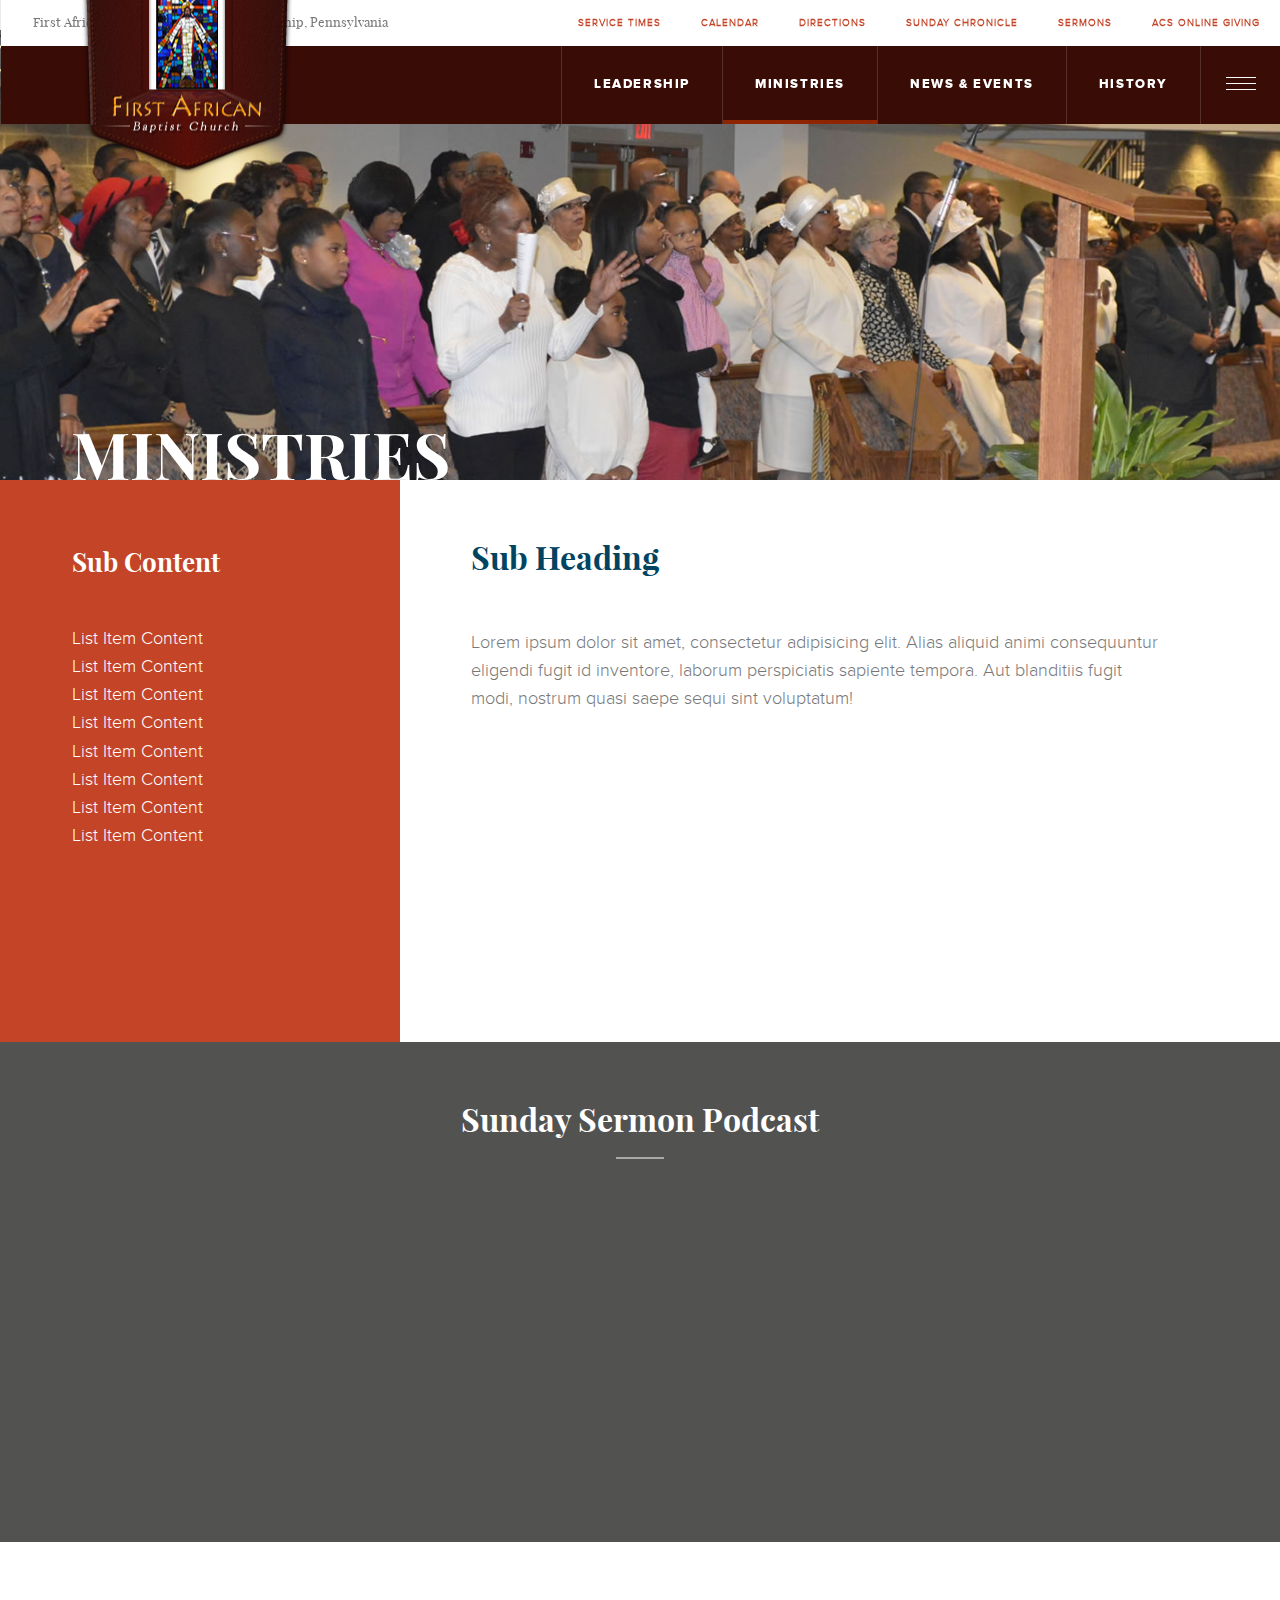
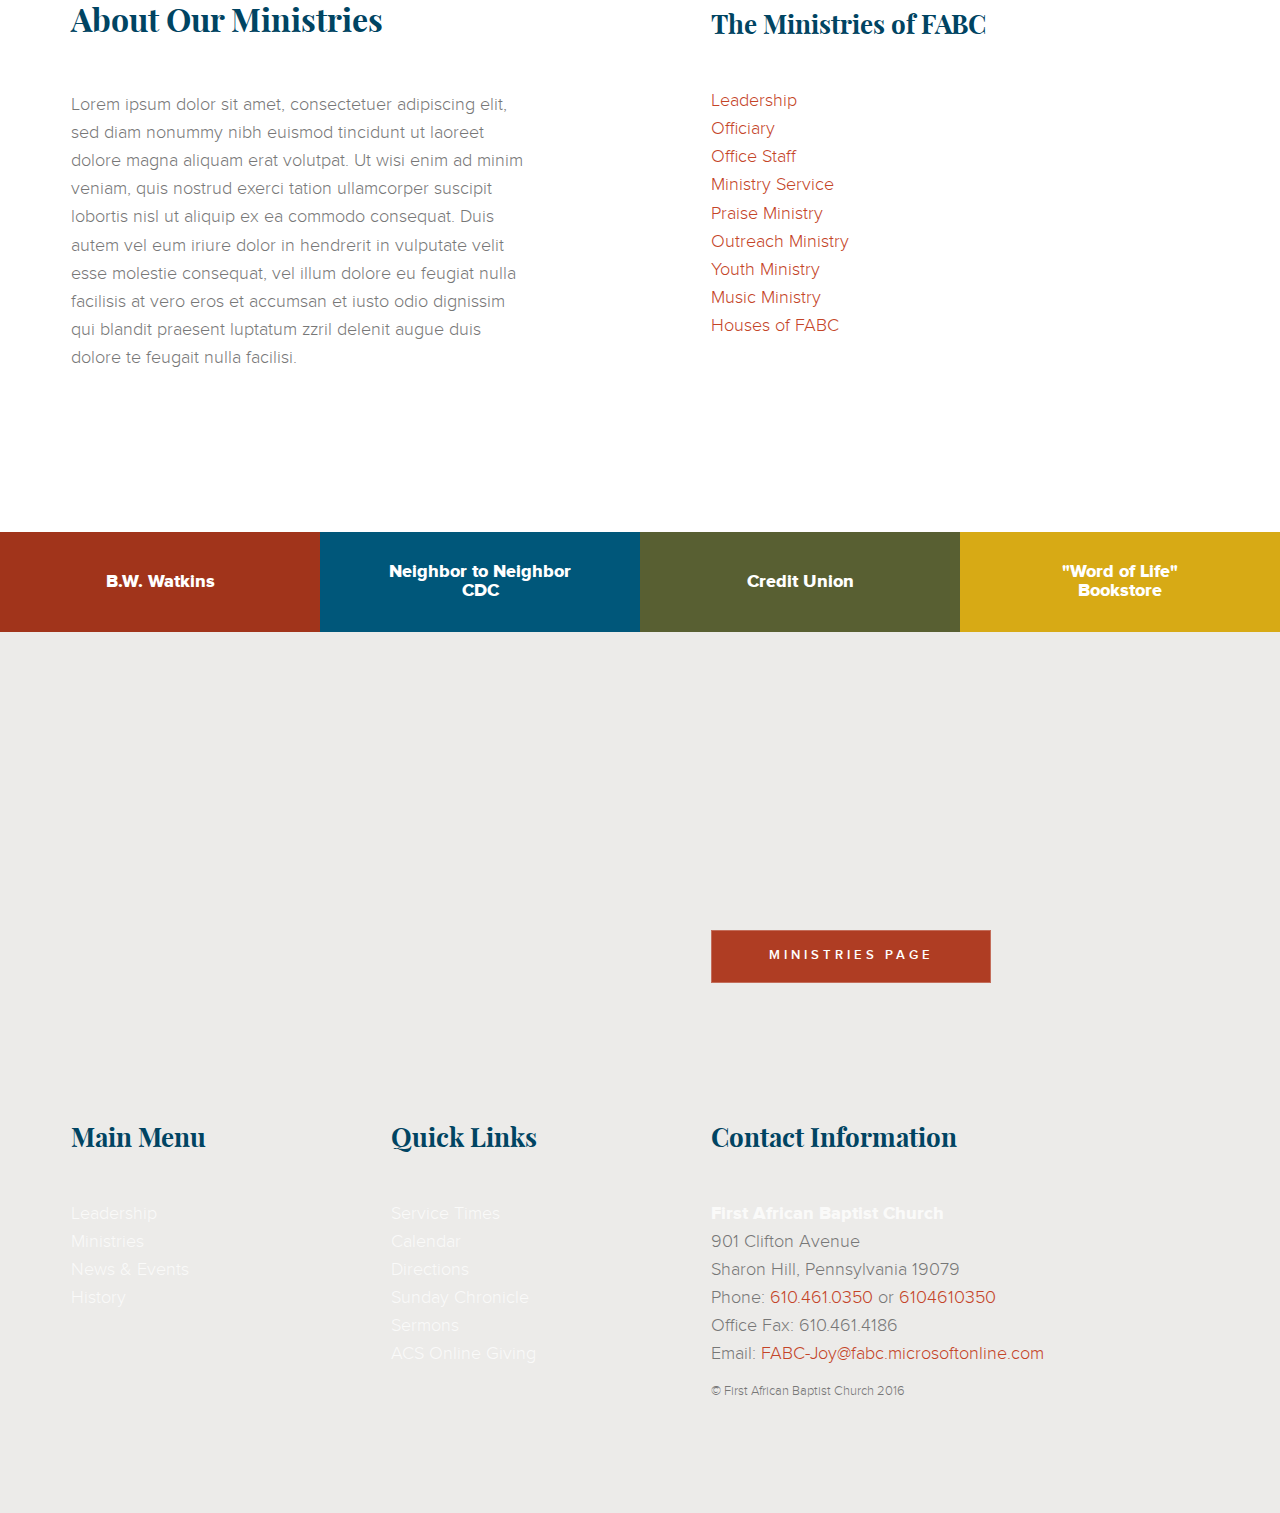
<file: sub-page-left-sidebar.html>
<!DOCTYPE html>
<html lang="en" class="no-js">
<head>
    <meta charset="UTF-8">
    <meta http-equiv="X-UA-Compatible" content="IE=edge,chrome=1"/>
    <meta name="viewport" content="width=device-width, initial-scale=1, minimum-scale=1, maximum-scale=1">
    <title>First African Baptist Church</title>
    <link rel="stylesheet" href="assets/css/fabc.css">
</head>
<body id="subpage">
<div class="page-wrapper">
    <div class="header-intro">
        <div class="[ row ]">
            <div class="[ large-16 columns ] header-wrapper">
                <header class="cd-auto-hide-header">
                    <!--<div class="logo"><a href="#0"><img src="img/cd-logo.svg" alt="Logo"></a></div>-->
                    <p style="display: inline-block;float: left;font-size: .8rem;padding: .75rem 0 0 2rem;">First
                        African Baptist Church | Darby Township, Pennsylvania</p>
                    <nav class="cd-primary-nav">


                        <a href="#cd-navigation" class="nav-trigger">
                            <span>
                                <em aria-hidden="true"></em>
                                Menu
                            </span>
                        </a> <!-- .nav-trigger -->
                        <ul id="cd-navigation">
                            <li><a href="#0">Service Times</a></li>
                            <li><a href="#0">Calendar</a></li>
                            <li><a href="#0">Directions</a></li>
                            <li><a href="#0">Sunday Chronicle</a></li>
                            <li><a href="#0">Sermons</a></li>
                            <li><a href="#0">ACS Online Giving</a></li>
                        </ul>
                    </nav>
                    <!-- .cd-primary-nav -->

                    <nav class="cd-secondary-nav">
                        <a href="index.html" class="logo">
                            <!--<img src="assets/img/fabc-logo.png" alt="">-->
                        </a>
                        <ul class="menu menu-main align-right">
                            <li><a href="sub-page-full.html">Leadership</a></li>
                            <li><a class="active" href="sub-page-left-sidebar.html">Ministries</a></li>
                            <li><a href="sub-page-right-sidebar-fixed.html">News & Events</a></li>
                            <li><a href="sub-page-right-sidebar.html">History</a></li>
                            <!--<li><a href="">Online Giving</a></li>-->
                            <button class="[ large-1 ] hamburger hamburger--squeeze" type="button">
                              <span class="hamburger-box">
                                <span class="hamburger-inner"></span>
                              </span>
                            </button>
                        </ul>

                    </nav>
                    <!-- .cd-secondary-nav -->
                </header>
                <!--<header class="header">
                    <div class="[ row ]">
                        <a href="" class="logo large-5">
                            <img src="assets/img/fabc-logo.png" alt="">
                        </a>
                        <nav class="[ large-10 ]">
                            <ul class="menu menu-main align-right">
                                <li><a href="">Leadership</a></li>
                                <li><a href="">Ministries</a></li>
                                <li><a href="">News & Events</a></li>
                                <li><a href="">History</a></li>
                                <li><a href="">Online Giving</a></li>
                            </ul>
                        </nav>
                        <button class="[ large-1 ] hamburger hamburger&#45;&#45;squeeze" type="button">
                              <span class="hamburger-box">
                                <span class="hamburger-inner"></span>
                              </span>
                        </button>
                    </div>
                </header>-->
            </div>
        </div>
        <div class="[ row ]">
            <!--<div id="gsap-intro-text-1">
                The Courage to Lead
            </div>
            <div id="gsap-intro-text-2">
                The Faith to Follow
            </div>-->

            <!--<div id="gsap-intro-text-1">
                Enter to Worship
            </div>
            <div id="gsap-intro-text-2">
                Leave to Serve
            </div>-->

            <div class="[ large-16 columns ] banner-wrap">
                <div class="banner">
                    <img src="assets/img/fabc-banner-4.jpg" alt="">
                    <!--<div class="parallax-container" data-parallax="scroll" data-speed="0.4"
                         data-image-src="assets/img/fabc-banner-4.jpg" data-natural-width="1600"
                         data-natural-height="600">

                    </div>-->
                </div>
                <h1>Ministries</h1>
            </div>
            <!--<div class="[ large-1 columns ] quick-links">
                <a href="">Quick Links</a>
           </div>-->
        </div>
    </div>
    <!--&lt;!&ndash;<div class="container">&ndash;&gt;
        <div class="[ row ] intro">
            <div class="[ medium-10 small-16 columns ]">
                <article class="content-item">
                    <h1>Subpage Heading</h1>
                <p>
                    I am very pleased that you decided to visit the website of First African Baptist Church of Sharon
                    Hill, PA. First African is a family-oriented church for all of the Lord’s children regardless of
                    race, color, creed, or circumstance. If you have never experienced the JOY! of First African, I
                    sincerely ask you to join us for Sunday morning worship service. If you have visited previously and
                    are looking for a church home, please accept an invitation to become part of our Christian
                    fellowship on Sunday morning.May God bless and keep you.
                </p>
                </article>
            </div>
            <div class="[ medium-6 small-16 ]">
                <article class="content-item">
                    <h1>Subpage Heading</h1>
                    <p>
                        I am very pleased that you decided to visit the website of First African Baptist Church of Sharon
                        Hill, PA. First African is a family-oriented church for all of the Lord’s children regardless of
                        race, color, creed, or circumstance. If you have never experienced the JOY! of First African, I
                        sincerely ask you to join us for Sunday morning worship service. If you have visited previously and
                        are looking for a church home, please accept an invitation to become part of our Christian
                        fellowship on Sunday morning.May God bless and keep you.
                    </p>
                </article>
            </div>
        </div>-->

    <main>
        <section class="[ row ] main-content-intro main-content-wrap">
            <div class="[ large-5 medium-6 small-16 columns ] content-item-wrap sidebar">
            <aside class="content-item full">
                <!--The Pastor’s Desk-->
                <h3>Sub Content</h3>
                <ul>
                    <li><a href="">List Item Content</a></li>
                    <li><a href="">List Item Content</a></li>
                    <li><a href="">List Item Content</a></li>
                    <li><a href="">List Item Content</a></li>
                    <li><a href="">List Item Content</a></li>
                    <li><a href="">List Item Content</a></li>
                    <li><a href="">List Item Content</a></li>
                    <li><a href="">List Item Content</a></li>
                </ul>


            </aside>
        </div>
            <div class="[ large-11 medium-10 small-16 columns ] content-item-wrap">
                <article class="content-item">
                    <!--Sunday Sermon-->
                    <h2>Sub Heading</h2>

                    <p>Lorem ipsum dolor sit amet, consectetur adipisicing elit. Alias aliquid animi consequuntur eligendi
                    fugit id inventore, laborum perspiciatis sapiente tempora. Aut blanditiis fugit modi, nostrum quasi
                    saepe sequi sint voluptatum!</p>

                </article>
            </div>

        </section>

        <div class="parallax-container parallax" data-parallax="scroll" data-speed="0.3"
             data-image-src="assets/img/fabc-banner-1.jpg" data-natural-width="1600" data-natural-height="591">
            <div class="overlay-c"></div>
            <div class="[ row ]">
                <!--<div class="large-4 columns">
                    <article class="content-item">
                        <h2>Sunday Sermon</h2>
                        &lt;!&ndash;&lt;!&ndash;<script src="http://www.buzzsprout.com/8786.js?player=small&limit=1&beta="
                                type="text/javascript"
                                charset="utf-8"></script>&ndash;&gt;
                        <script type='text/javascript' charset='utf-8'
                                src='https://www.buzzsprout.com/8786.js?player=small&limit=1'></script>&ndash;&gt;
                    </article>
                </div>-->
                <div class="[ large-8 medium-16 large-offset-4 columns ] text-center">
                    <article class="content-item">
                        <h2>Sunday Sermon Podcast</h2>
                        <script type='text/javascript' charset='utf-8'
                                src='https://www.buzzsprout.com/8786.js?player=small&limit=1'></script>
                    </article>
                </div>
            </div>
        </div>


        <section class="[ row ] main-content-wrap">
            <div class="[ xlarge-8 small-16 columns ] content-item-wrap">
                <!--Ministries-->
                <article class="content-item no-button">
                    <!--Ministries-->
                    <h2>About Our Ministries</h2>

                    <p>Lorem ipsum dolor sit amet, consectetuer adipiscing elit, sed diam nonummy nibh euismod
                        tincidunt
                        ut laoreet dolore magna aliquam erat volutpat. Ut wisi enim ad minim veniam, quis nostrud
                        exerci
                        tation ullamcorper suscipit lobortis nisl ut aliquip ex ea commodo consequat. Duis autem vel
                        eum
                        iriure dolor in hendrerit in vulputate velit esse molestie consequat, vel illum dolore eu
                        feugiat nulla facilisis at vero eros et accumsan et iusto odio dignissim qui blandit
                        praesent
                        luptatum zzril delenit augue duis dolore te feugait nulla facilisi.</p>
                </article>
                <!-- <div class="[ row ]">
                     <div class="[ large-6 columns ]">
                         <nav>
                             <div class="content-item">
                                 <ul>
                                     <li><a href="">Ministry title</a></li>
                                     <li><a href="">Ministry title</a></li>
                                     <li><a href="">Ministry title</a></li>
                                     <li><a href="">Ministry title</a></li>
                                     <li><a href="">Ministry title</a></li>
                                 </ul>
                             </div>
                         </nav>
                     </div>

                     <div class="[ large-6 columns ]">
                         <nav>
                             <div class="content-item">
                                 <ul>
                                     <li><a href="">Ministry title</a></li>
                                     <li><a href="">Ministry title</a></li>
                                     <li><a href="">Ministry title</a></li>
                                     <li><a href="">Ministry title</a></li>
                                     <li><a href="">Ministry title</a></li>
                                 </ul>
                             </div>
                         </nav>
                     </div>

                 </div>-->
            </div>
            <div class="xlarge-8 small-16 columns content-item-wrap">
                <nav class="content-item vh-100">
                    <h3>The Ministries of FABC</h3>
                    <ul class="no-bullet">
                        <li><a href="">Leadership</a></li>
                        <li><a href="">Officiary</a></li>
                        <li><a href="">Office Staff</a></li>
                        <li><a href="">Ministry Service</a></li>
                        <li><a href="">Praise Ministry</a></li>
                        <li><a href="">Outreach Ministry</a></li>
                        <li><a href="">Youth Ministry</a></li>
                        <li><a href="">Music Ministry</a></li>
                        <li><a href="">Houses of FABC</a></li>
                    </ul>
                    <a href="" class="button primary v-stretch">Ministries Page</a>
                </nav>

            </div>
            <!--<div class="[ xxlarge-4 xxlarge-offset-4 large-5 large-offset-3 medium-16 column end ] ministries-callout parallax-container text-inverted">
                <article>

                </article>
            </div>-->
        </section>
        <div class="[ row xlarge-up-4 large-up-2 medium-up-2 small-16 ] ministries-4">
            <div class="columns bw-watkins">
                <a href="">B.W. Watkins</a>
            </div>
            <div class="columns n2n">
                <a href="">Neighbor to Neighbor<br>
                    CDC</a>
            </div>
            <div class="columns credit-union">
                <a href="">Credit Union</a>
            </div>
            <div class="columns bookstore">
                <a href="">"Word of Life"<br>
                    Bookstore</a>
            </div>
        </div>
        <!--Sermon Podcast Begin -->
        <!--<section class="row">
            <div class="medium-16 column begin">
                <h2>Sermon Podcasts</h2>
                <script src="https://www.buzzsprout.com/8786.js?player=large" type="text/javascript" charset="utf-8"></script>
            </div>
        </section>-->
        <!-- Map Begin -->
        <div id="map" class="map-wrapper">
            <div class="map">
                <!--<iframe width="1680" height="600" frameborder="0" style="border:0"
                        src="https://www.google.com/maps/embed/v1/streetview?key=AIzaSyAmVNiFHpfRLEJDtCsV-3b1y3T8T5YB69o&location=39.8993%2C-75.2681" allowfullscreen></iframe>-->
                <!--<iframe width="1680" height="600" frameborder="0" style="border:0" src="https://www.google.com/maps/embed/v1/view?key=AIzaSyAmVNiFHpfRLEJDtCsV-3b1y3T8T5YB69o&zoom=19&center=39.8993%2C-75.2681" allowfullscreen></iframe>-->
                <!--<iframe src="https://www.google.com/maps/d/embed?mid=zcTNCy1D-CGs.kE34mbzRRnfE" width="1680"
                        height="600"></iframe>-->
                <!--<iframe src="https://www.google.com/maps/d/embed?mid=14ffbneGjNNXDhjRo-J6h-uJw_9k" width="1680" height="600"></iframe>-->

                <iframe width="1680" height="600" frameborder="0" style="border:0"
                        src="https://www.google.com/maps/embed/v1/place?q=place_id:ChIJcej2-5jDxokRImV0N4GWmB4&key=AIzaSyAmVNiFHpfRLEJDtCsV-3b1y3T8T5YB69o"
                        allowfullscreen></iframe>
                <!-- Map End -->
            </div>
        </div>
        <div>
            <!--Parallax Banner 3-->
        </div>
    </main>
    <footer>
        <div class="row footer">
            <div class="xlarge-4 large-8 small-16 content-item-wrap columns dark">
                <nav class="content-item">
                    <h3>Main Menu</h3>
                    <ul>
                        <li><a href="">Leadership</a></li>
                        <li><a href="">Ministries</a></li>
                        <li><a href="">News & Events</a></li>
                        <li><a href="">History</a></li>
                        <!--<li><a href="">Online Giving</a></li>-->
                    </ul>
                </nav>

            </div>
            <div class="xlarge-4 large-8 small-16 content-item-wrap columns light">
                <div class="content-item">
                    <h3>Quick Links</h3>
                    <ul>
                        <li><a href="#0">Service Times</a></li>
                        <li><a href="#0">Calendar</a></li>
                        <li><a href="#0">Directions</a></li>
                        <li><a href="#0">Sunday Chronicle</a></li>
                        <li><a href="#0">Sermons</a></li>
                        <li><a href="#0">ACS Online Giving</a></li>
                    </ul>
                </div>

            </div>
            <div class="xlarge-8 small-16 content-item-wrap columns">
                <div class="content-item">
                    <h3>Contact Information</h3>

                    <p><strong>First African Baptist Church</strong><br>
                        901 Clifton Avenue<br>
                        Sharon Hill, Pennsylvania 19079<br>
                        Phone: <a href="tel:6104610350">610.461.0350</a>
                        or <a href="tel:610.461.0352">6104610350</a><br>
                        Office Fax: 610.461.4186<br>
                        Email: <a href="mailto:FABC-Joy@fabc.microsoftonline.com">FABC-Joy@fabc.microsoftonline.com</a>
                    </p><a href="mailto:FABC-Joy@fabc.microsoftonline.com">
                </a>
                    <small>© First African Baptist Church 2016</small>
                </div>

            </div>
        </div>
    </footer>

</div>
<!--<script src="//ajax.googleapis.com/ajax/libs/jquery/1.11.0/jquery.min.js"></script>-->
<script src="assets/js/jquery-1.11.3.js"></script>
<!--<script src="assets/js/jquery-3.0.0.min.js"></script>-->
<script src="assets/js/hide-menu.js"></script>
<script>
    $(function () {
        if (navigator.userAgent.match(/(iPod|iPhone|iPad|Android)/)) {
            $('#ios-notice').removeClass('hidden');
            $('.parallax-container').height($(window).height() * 0.5 | 0);
        } else {
            $(window).resize(function () {
                var parallaxHeight = Math.max($(window).height() * 0.7, 200) | 0;
                $('.parallax-container').height(parallaxHeight);
            }).trigger('resize');
        }
    });
</script>
<script src="assets/js/parallax.js"></script>
<script src="assets/js/hamburgers.js" async></script>

<script>
    var forEach = function (t, o, r) {
        if ("[object Object]" === Object.prototype.toString.call(t))for (var c in t)Object.prototype.hasOwnProperty.call(t, c) && o.call(r, t[c], c, t); else for (var e = 0, l = t.length; l > e; e++)o.call(r, t[e], e, t)
    };

    var hamburgers = document.querySelectorAll(".hamburger");
    if (hamburgers.length > 0) {
        forEach(hamburgers, function (hamburger) {
            hamburger.addEventListener("click", function () {
                this.classList.toggle("is-active");
            }, false);
        });
    }
</script>
<script>
    function init() {
        window.addEventListener('scroll', function (e) {
            var distanceY = window.pageYOffset || document.documentElement.scrollTop,
                    shrinkOn = 40,
                    header = document.querySelector("header");
            // logo = document.querySelector("h1#logo").animate();
            if (distanceY > shrinkOn) {
                classie.add(header, "smaller");
            } else {
                if (classie.has(header, "smaller")) {
                    classie.remove(header, "smaller");
                }
            }
        });
    }
    window.onload = init();
</script>
<!--<script src="assets/js/stickySidebar.js"></script>
<script src="assets/js/waypoints.min.js"></script>
<script src="assets/js/waypoints-sticky.min.js"></script>
<script type="text/javascript">
    $(document).ready(function () {
        $('.cd-secondary-nav').waypoint('sticky');
    });
</script>-->
<script>
    google.maps.event.addDomListener(window, "resize", function () {
        var center = map.getCenter();
        resizeMap();
        google.maps.event.trigger(map, "resize");
        map.setCenter(center);
    });
    function resizeMap() {
        var h = window.innerHeight;
        var w = window.innerWidth;
        $("#map_canvas").width(w / 2);
        $("#map_canvas").height(h - 50);
    }
</script>
<!--<script>
    $(window).scroll(function() {
        var scroll = $(window).scrollTop();
        //console.log(scroll);
        if (scroll >= 200) {
            //console.log('a');
            $(".cd-secondary-nav").addClass("logo-small");
        } else {
            //console.log('a');
            $(".cd-secondary-nav").removeClass("logo-small");
        }
    });
</script>-->
<!--<script src="assets/js/animsition.min.js"></script>-->
</body>
</html>
</file>
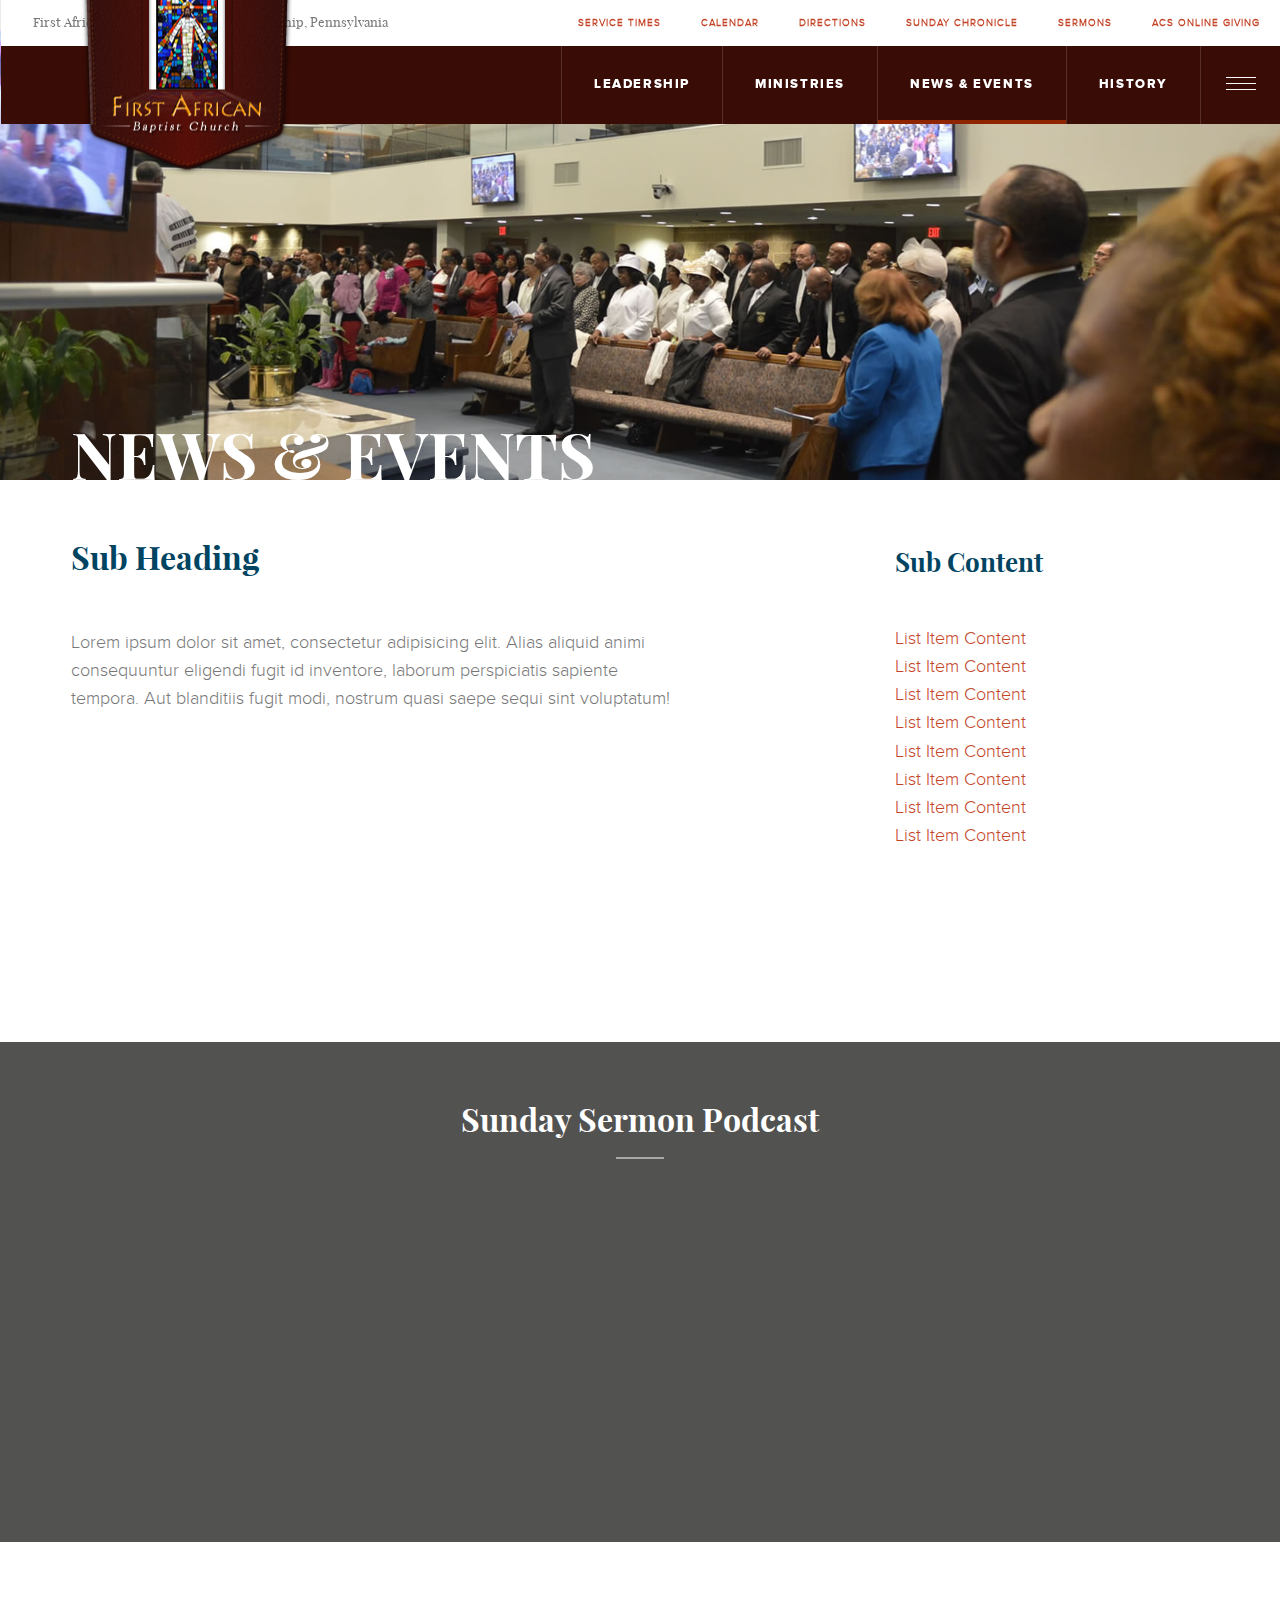
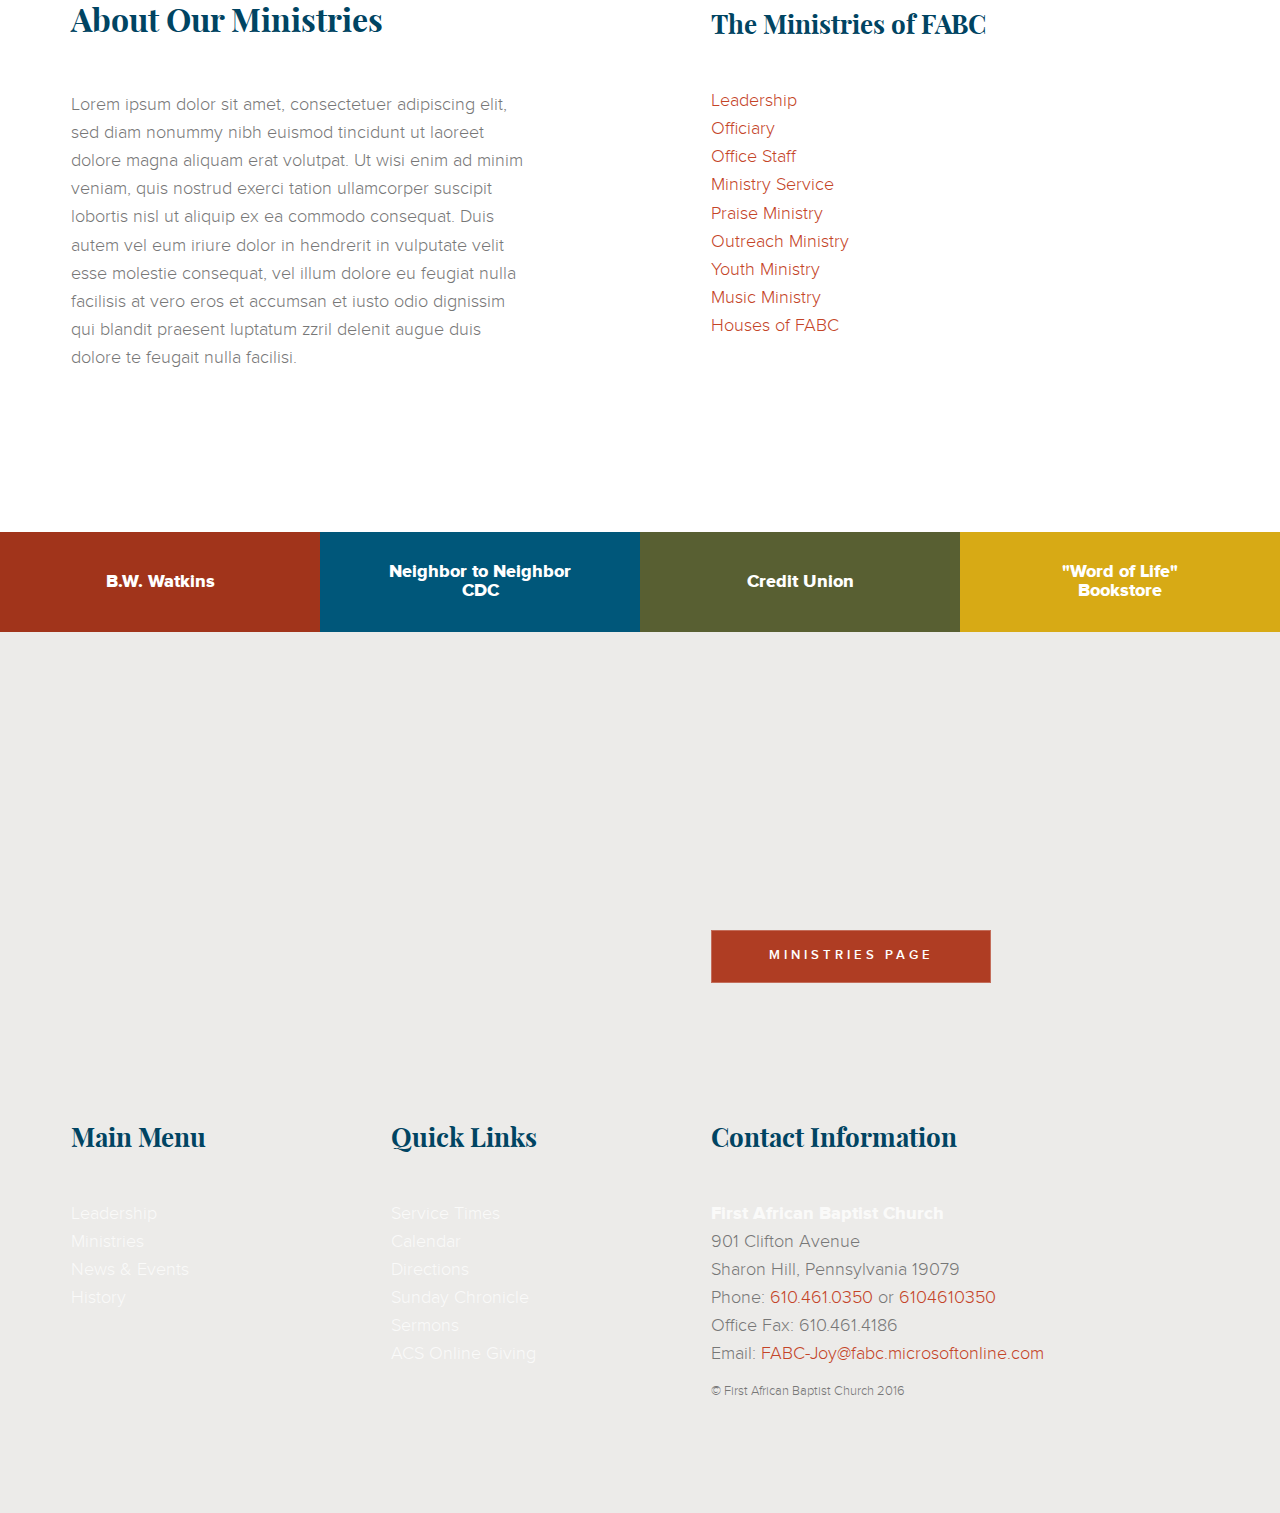
<file: sub-page-right-sidebar-fixed.html>
<!DOCTYPE html>
<html lang="en" class="no-js">
<head>
    <meta charset="UTF-8">
    <meta http-equiv="X-UA-Compatible" content="IE=edge,chrome=1"/>
    <meta name="viewport" content="width=device-width, initial-scale=1, minimum-scale=1, maximum-scale=1">
    <title>First African Baptist Church</title>
    <link rel="stylesheet" href="assets/css/fabc.css">
</head>
<body id="subpage">
<div class="page-wrapper">
    <div class="header-intro">
        <div class="[ row ]">
            <div class="[ large-16 columns ] header-wrapper">
                <header class="cd-auto-hide-header">
                    <!--<div class="logo"><a href="#0"><img src="img/cd-logo.svg" alt="Logo"></a></div>-->
                    <p style="display: inline-block;float: left;font-size: .8rem;padding: .75rem 0 0 2rem;">First
                        African Baptist Church | Darby Township, Pennsylvania</p>
                    <nav class="cd-primary-nav">


                        <a href="#cd-navigation" class="nav-trigger">
                            <span>
                                <em aria-hidden="true"></em>
                                Menu
                            </span>
                        </a> <!-- .nav-trigger -->
                        <ul id="cd-navigation">
                            <li><a href="#0">Service Times</a></li>
                            <li><a href="#0">Calendar</a></li>
                            <li><a href="#0">Directions</a></li>
                            <li><a href="#0">Sunday Chronicle</a></li>
                            <li><a href="#0">Sermons</a></li>
                            <li><a href="#0">ACS Online Giving</a></li>
                        </ul>
                    </nav>
                    <!-- .cd-primary-nav -->

                    <nav class="cd-secondary-nav">
                        <a href="index.html" class="logo">
                            <!--<img src="assets/img/fabc-logo.png" alt="">-->
                        </a>
                        <ul class="menu menu-main align-right">
                            <li><a href="sub-page-full.html">Leadership</a></li>
                            <li><a href="sub-page-left-sidebar.html">Ministries</a></li>
                            <li><a class="active" href="sub-page-right-sidebar-fixed.html">News & Events</a></li>
                            <li><a href="sub-page-right-sidebar.html">History</a></li>
                            <!--<li><a href="">Online Giving</a></li>-->
                            <button class="[ large-1 ] hamburger hamburger--squeeze" type="button">
                              <span class="hamburger-box">
                                <span class="hamburger-inner"></span>
                              </span>
                            </button>
                        </ul>

                    </nav>
                    <!-- .cd-secondary-nav -->
                </header>
                <!--<header class="header">
                    <div class="[ row ]">
                        <a href="" class="logo large-5">
                            <img src="assets/img/fabc-logo.png" alt="">
                        </a>
                        <nav class="[ large-10 ]">
                            <ul class="menu menu-main align-right">
                                <li><a href="">Leadership</a></li>
                                <li><a href="">Ministries</a></li>
                                <li><a href="">News & Events</a></li>
                                <li><a href="">History</a></li>
                                <li><a href="">Online Giving</a></li>
                            </ul>
                        </nav>
                        <button class="[ large-1 ] hamburger hamburger&#45;&#45;squeeze" type="button">
                              <span class="hamburger-box">
                                <span class="hamburger-inner"></span>
                              </span>
                        </button>
                    </div>
                </header>-->
            </div>
        </div>
        <div class="[ row ]">
            <!--<div id="gsap-intro-text-1">
                The Courage to Lead
            </div>
            <div id="gsap-intro-text-2">
                The Faith to Follow
            </div>-->

            <!--<div id="gsap-intro-text-1">
                Enter to Worship
            </div>
            <div id="gsap-intro-text-2">
                Leave to Serve
            </div>-->

            <div class="[ large-16 columns ] banner-wrap">
                <div class="banner">
                    <img src="assets/img/fabc-banner-3.jpg" alt="">
                    <!--<div class="parallax-container" data-parallax="scroll" data-speed="0.4"
                         data-image-src="assets/img/fabc-banner-4.jpg" data-natural-width="1600"
                         data-natural-height="600">

                    </div>-->
                </div>
                <h1>News & Events</h1>
            </div>
            <!--<div class="[ large-1 columns ] quick-links">
                <a href="">Quick Links</a>
           </div>-->
        </div>
    </div>
    <!--&lt;!&ndash;<div class="container">&ndash;&gt;
        <div class="[ row ] intro">
            <div class="[ medium-10 small-16 columns ]">
                <article class="content-item">
                    <h1>Subpage Heading</h1>
                <p>
                    I am very pleased that you decided to visit the website of First African Baptist Church of Sharon
                    Hill, PA. First African is a family-oriented church for all of the Lord’s children regardless of
                    race, color, creed, or circumstance. If you have never experienced the JOY! of First African, I
                    sincerely ask you to join us for Sunday morning worship service. If you have visited previously and
                    are looking for a church home, please accept an invitation to become part of our Christian
                    fellowship on Sunday morning.May God bless and keep you.
                </p>
                </article>
            </div>
            <div class="[ medium-6 small-16 ]">
                <article class="content-item">
                    <h1>Subpage Heading</h1>
                    <p>
                        I am very pleased that you decided to visit the website of First African Baptist Church of Sharon
                        Hill, PA. First African is a family-oriented church for all of the Lord’s children regardless of
                        race, color, creed, or circumstance. If you have never experienced the JOY! of First African, I
                        sincerely ask you to join us for Sunday morning worship service. If you have visited previously and
                        are looking for a church home, please accept an invitation to become part of our Christian
                        fellowship on Sunday morning.May God bless and keep you.
                    </p>
                </article>
            </div>
        </div>-->

    <main>
        <section class="[ row ] main-content-intro main-content-wrap">
            <div class="[ large-10 medium-10 small-16 columns ] content-item-wrap">
                <article class="content-item">
                    <!--Sunday Sermon-->
                    <h2>Sub Heading</h2>

                    <p>Lorem ipsum dolor sit amet, consectetur adipisicing elit. Alias aliquid animi consequuntur eligendi
                    fugit id inventore, laborum perspiciatis sapiente tempora. Aut blanditiis fugit modi, nostrum quasi
                    saepe sequi sint voluptatum!</p>

                </article>
            </div>
            <div class="[ large-5 large-offset-1 medium-6 small-16 columns ] content-item-wrap sidebar-fixed">
                <aside class="content-item full">
                    <!--The Pastor’s Desk-->
                    <h3>Sub Content</h3>
                    <ul>
                        <li><a href="">List Item Content</a></li>
                        <li><a href="">List Item Content</a></li>
                        <li><a href="">List Item Content</a></li>
                        <li><a href="">List Item Content</a></li>
                        <li><a href="">List Item Content</a></li>
                        <li><a href="">List Item Content</a></li>
                        <li><a href="">List Item Content</a></li>
                        <li><a href="">List Item Content</a></li>
                    </ul>


                </aside>
            </div>
        </section>

        <div class="parallax-container parallax" data-parallax="scroll" data-speed="0.3"
             data-image-src="assets/img/fabc-banner-1.jpg" data-natural-width="1600" data-natural-height="591">
            <div class="overlay-c"></div>
            <div class="[ row ]">
                <!--<div class="large-4 columns">
                    <article class="content-item">
                        <h2>Sunday Sermon</h2>
                        &lt;!&ndash;&lt;!&ndash;<script src="http://www.buzzsprout.com/8786.js?player=small&limit=1&beta="
                                type="text/javascript"
                                charset="utf-8"></script>&ndash;&gt;
                        <script type='text/javascript' charset='utf-8'
                                src='https://www.buzzsprout.com/8786.js?player=small&limit=1'></script>&ndash;&gt;
                    </article>
                </div>-->
                <div class="[ large-8 medium-16 large-offset-4 columns ] text-center">
                    <article class="content-item">
                        <h2>Sunday Sermon Podcast</h2>
                        <script type='text/javascript' charset='utf-8'
                                src='https://www.buzzsprout.com/8786.js?player=small&limit=1'></script>
                    </article>
                </div>
            </div>
        </div>


        <section class="[ row ] main-content-wrap">
            <div class="[ xlarge-8 small-16 columns ] content-item-wrap">
                <!--Ministries-->
                <article class="content-item no-button">
                    <!--Ministries-->
                    <h2>About Our Ministries</h2>

                    <p>Lorem ipsum dolor sit amet, consectetuer adipiscing elit, sed diam nonummy nibh euismod
                        tincidunt
                        ut laoreet dolore magna aliquam erat volutpat. Ut wisi enim ad minim veniam, quis nostrud
                        exerci
                        tation ullamcorper suscipit lobortis nisl ut aliquip ex ea commodo consequat. Duis autem vel
                        eum
                        iriure dolor in hendrerit in vulputate velit esse molestie consequat, vel illum dolore eu
                        feugiat nulla facilisis at vero eros et accumsan et iusto odio dignissim qui blandit
                        praesent
                        luptatum zzril delenit augue duis dolore te feugait nulla facilisi.</p>
                </article>
                <!-- <div class="[ row ]">
                     <div class="[ large-6 columns ]">
                         <nav>
                             <div class="content-item">
                                 <ul>
                                     <li><a href="">Ministry title</a></li>
                                     <li><a href="">Ministry title</a></li>
                                     <li><a href="">Ministry title</a></li>
                                     <li><a href="">Ministry title</a></li>
                                     <li><a href="">Ministry title</a></li>
                                 </ul>
                             </div>
                         </nav>
                     </div>

                     <div class="[ large-6 columns ]">
                         <nav>
                             <div class="content-item">
                                 <ul>
                                     <li><a href="">Ministry title</a></li>
                                     <li><a href="">Ministry title</a></li>
                                     <li><a href="">Ministry title</a></li>
                                     <li><a href="">Ministry title</a></li>
                                     <li><a href="">Ministry title</a></li>
                                 </ul>
                             </div>
                         </nav>
                     </div>

                 </div>-->
            </div>
            <div class="xlarge-8 small-16 columns content-item-wrap">
                <nav class="content-item vh-100">
                    <h3>The Ministries of FABC</h3>
                    <ul class="no-bullet">
                        <li><a href="">Leadership</a></li>
                        <li><a href="">Officiary</a></li>
                        <li><a href="">Office Staff</a></li>
                        <li><a href="">Ministry Service</a></li>
                        <li><a href="">Praise Ministry</a></li>
                        <li><a href="">Outreach Ministry</a></li>
                        <li><a href="">Youth Ministry</a></li>
                        <li><a href="">Music Ministry</a></li>
                        <li><a href="">Houses of FABC</a></li>
                    </ul>
                    <a href="" class="button primary v-stretch">Ministries Page</a>
                </nav>

            </div>
            <!--<div class="[ xxlarge-4 xxlarge-offset-4 large-5 large-offset-3 medium-16 column end ] ministries-callout parallax-container text-inverted">
                <article>

                </article>
            </div>-->
        </section>
        <div class="[ row xlarge-up-4 large-up-2 medium-up-2 small-16 ] ministries-4">
            <div class="columns bw-watkins">
                <a href="">B.W. Watkins</a>
            </div>
            <div class="columns n2n">
                <a href="">Neighbor to Neighbor<br>
                    CDC</a>
            </div>
            <div class="columns credit-union">
                <a href="">Credit Union</a>
            </div>
            <div class="columns bookstore">
                <a href="">"Word of Life"<br>
                    Bookstore</a>
            </div>
        </div>
        <!--Sermon Podcast Begin -->
        <!--<section class="row">
            <div class="medium-16 column begin">
                <h2>Sermon Podcasts</h2>
                <script src="https://www.buzzsprout.com/8786.js?player=large" type="text/javascript" charset="utf-8"></script>
            </div>
        </section>-->
        <!-- Map Begin -->
        <div id="map" class="map-wrapper">
            <div class="map">
                <!--<iframe width="1680" height="600" frameborder="0" style="border:0"
                        src="https://www.google.com/maps/embed/v1/streetview?key=AIzaSyAmVNiFHpfRLEJDtCsV-3b1y3T8T5YB69o&location=39.8993%2C-75.2681" allowfullscreen></iframe>-->
                <!--<iframe width="1680" height="600" frameborder="0" style="border:0" src="https://www.google.com/maps/embed/v1/view?key=AIzaSyAmVNiFHpfRLEJDtCsV-3b1y3T8T5YB69o&zoom=19&center=39.8993%2C-75.2681" allowfullscreen></iframe>-->
                <!--<iframe src="https://www.google.com/maps/d/embed?mid=zcTNCy1D-CGs.kE34mbzRRnfE" width="1680"
                        height="600"></iframe>-->
                <!--<iframe src="https://www.google.com/maps/d/embed?mid=14ffbneGjNNXDhjRo-J6h-uJw_9k" width="1680" height="600"></iframe>-->

                <iframe width="1680" height="600" frameborder="0" style="border:0"
                        src="https://www.google.com/maps/embed/v1/place?q=place_id:ChIJcej2-5jDxokRImV0N4GWmB4&key=AIzaSyAmVNiFHpfRLEJDtCsV-3b1y3T8T5YB69o"
                        allowfullscreen></iframe>
                <!-- Map End -->
            </div>
        </div>
        <div>
            <!--Parallax Banner 3-->
        </div>
    </main>
    <footer>
        <div class="row footer">
            <div class="xlarge-4 large-8 small-16 content-item-wrap columns dark">
                <nav class="content-item">
                    <h3>Main Menu</h3>
                    <ul>
                        <li><a href="">Leadership</a></li>
                        <li><a href="">Ministries</a></li>
                        <li><a href="">News & Events</a></li>
                        <li><a href="">History</a></li>
                        <!--<li><a href="">Online Giving</a></li>-->
                    </ul>
                </nav>

            </div>
            <div class="xlarge-4 large-8 small-16 content-item-wrap columns light">
                <div class="content-item">
                    <h3>Quick Links</h3>
                    <ul>
                        <li><a href="#0">Service Times</a></li>
                        <li><a href="#0">Calendar</a></li>
                        <li><a href="#0">Directions</a></li>
                        <li><a href="#0">Sunday Chronicle</a></li>
                        <li><a href="#0">Sermons</a></li>
                        <li><a href="#0">ACS Online Giving</a></li>
                    </ul>
                </div>

            </div>
            <div class="xlarge-8 small-16 content-item-wrap columns">
                <div class="content-item">
                    <h3>Contact Information</h3>

                    <p><strong>First African Baptist Church</strong><br>
                        901 Clifton Avenue<br>
                        Sharon Hill, Pennsylvania 19079<br>
                        Phone: <a href="tel:6104610350">610.461.0350</a>
                        or <a href="tel:610.461.0352">6104610350</a><br>
                        Office Fax: 610.461.4186<br>
                        Email: <a href="mailto:FABC-Joy@fabc.microsoftonline.com">FABC-Joy@fabc.microsoftonline.com</a>
                    </p><a href="mailto:FABC-Joy@fabc.microsoftonline.com">
                </a>
                    <small>© First African Baptist Church 2016</small>
                </div>

            </div>
        </div>
    </footer>

</div>
<!--<script src="//ajax.googleapis.com/ajax/libs/jquery/1.11.0/jquery.min.js"></script>-->
<script src="assets/js/jquery-1.11.3.js"></script>
<!--<script src="assets/js/jquery-3.0.0.min.js"></script>-->
<script src="assets/js/hide-menu.js"></script>
<script>
    $(function () {
        if (navigator.userAgent.match(/(iPod|iPhone|iPad|Android)/)) {
            $('#ios-notice').removeClass('hidden');
            $('.parallax-container').height($(window).height() * 0.5 | 0);
        } else {
            $(window).resize(function () {
                var parallaxHeight = Math.max($(window).height() * 0.7, 200) | 0;
                $('.parallax-container').height(parallaxHeight);
            }).trigger('resize');
        }
    });
</script>
<script src="assets/js/parallax.js"></script>
<script src="assets/js/hamburgers.js" async></script>

<script>
    var forEach = function (t, o, r) {
        if ("[object Object]" === Object.prototype.toString.call(t))for (var c in t)Object.prototype.hasOwnProperty.call(t, c) && o.call(r, t[c], c, t); else for (var e = 0, l = t.length; l > e; e++)o.call(r, t[e], e, t)
    };

    var hamburgers = document.querySelectorAll(".hamburger");
    if (hamburgers.length > 0) {
        forEach(hamburgers, function (hamburger) {
            hamburger.addEventListener("click", function () {
                this.classList.toggle("is-active");
            }, false);
        });
    }
</script>
<script>
    function init() {
        window.addEventListener('scroll', function (e) {
            var distanceY = window.pageYOffset || document.documentElement.scrollTop,
                    shrinkOn = 40,
                    header = document.querySelector("header");
            // logo = document.querySelector("h1#logo").animate();
            if (distanceY > shrinkOn) {
                classie.add(header, "smaller");
            } else {
                if (classie.has(header, "smaller")) {
                    classie.remove(header, "smaller");
                }
            }
        });
    }
    window.onload = init();
</script>
<!--<script src="assets/js/stickySidebar.js"></script>
<script src="assets/js/waypoints.min.js"></script>
<script src="assets/js/waypoints-sticky.min.js"></script>
<script type="text/javascript">
    $(document).ready(function () {
        $('.cd-secondary-nav').waypoint('sticky');
    });
</script>-->
<script>
    google.maps.event.addDomListener(window, "resize", function () {
        var center = map.getCenter();
        resizeMap();
        google.maps.event.trigger(map, "resize");
        map.setCenter(center);
    });
    function resizeMap() {
        var h = window.innerHeight;
        var w = window.innerWidth;
        $("#map_canvas").width(w / 2);
        $("#map_canvas").height(h - 50);
    }
</script>
<!--<script>
    $(window).scroll(function() {
        var scroll = $(window).scrollTop();
        //console.log(scroll);
        if (scroll >= 200) {
            //console.log('a');
            $(".cd-secondary-nav").addClass("logo-small");
        } else {
            //console.log('a');
            $(".cd-secondary-nav").removeClass("logo-small");
        }
    });
</script>-->
<!--<script src="assets/js/animsition.min.js"></script>-->
</body>
</html>
</file>
<file: assets/css/fabc.css>
﻿html{font-size:100%;box-sizing:border-box;font-family:sans-serif;-ms-text-size-adjust:100%;-webkit-text-size-adjust:100%}*,*::before,*::after{box-sizing:inherit}body{padding:0;margin:0;font-family:"Helvetica Neue", Helvetica, Roboto, Arial, sans-serif;font-weight:normal;line-height:1.5;color:#0a0a0a;background:#ECEBE9;-webkit-font-smoothing:antialiased;-moz-osx-font-smoothing:grayscale}article,aside,details,figcaption,figure,footer,header,hgroup,main,menu,nav,section,summary{display:block}audio,canvas,progress,video{display:inline-block;vertical-align:baseline}audio:not([controls]){display:none;height:0}[hidden],template{display:none}a{background-color:transparent}a:active,a:hover{outline:0}abbr[title]{border-bottom:1px dotted}b,strong{font-weight:bold}dfn{font-style:italic}h1{font-size:2em;margin:0.67em 0}mark{background:#ff0;color:#000}small{font-size:80%}sub,sup{font-size:75%;line-height:0;position:relative;vertical-align:baseline}sup{top:-0.5em}sub{bottom:-0.25em}img{border:0}svg:not(:root){overflow:hidden}figure{margin:1em 40px}hr{box-sizing:content-box;height:0}pre{overflow:auto}code,kbd,pre,samp{font-family:monospace, monospace;font-size:1em}button,input,optgroup,select,textarea{color:inherit;font:inherit;margin:0}button{overflow:visible}button,select{text-transform:none}button,html input[type="button"],input[type="reset"],input[type="submit"]{-webkit-appearance:button;cursor:pointer}button[disabled],html input[disabled]{cursor:not-allowed}button::-moz-focus-inner,input::-moz-focus-inner{border:0;padding:0}input{line-height:normal}input[type="checkbox"],input[type="radio"]{box-sizing:border-box;padding:0}input[type="number"]::-webkit-inner-spin-button,input[type="number"]::-webkit-outer-spin-button{height:auto}input[type="search"]{-webkit-appearance:textfield;box-sizing:content-box}input[type="search"]::-webkit-search-cancel-button,input[type="search"]::-webkit-search-decoration{-webkit-appearance:none}legend{border:0;padding:0}textarea{overflow:auto}optgroup{font-weight:bold}table{border-collapse:collapse;border-spacing:0}td,th{padding:0}.foundation-mq{font-family:"small=0em&medium=40em&large=64em&xlarge=75em&xxlarge=90em"}img{max-width:100%;height:auto;-ms-interpolation-mode:bicubic;display:inline-block;vertical-align:middle}textarea{height:auto;min-height:50px;border-radius:3px}select{width:100%;border-radius:3px}#map_canvas img,#map_canvas embed,#map_canvas object,.map_canvas img,.map_canvas embed,.map_canvas object,.mqa-display img,.mqa-display embed,.mqa-display object{max-width:none !important}button{-webkit-appearance:none;-moz-appearance:none;background:transparent;padding:0;border:0;border-radius:3px;line-height:1}[data-whatinput='mouse'] button{outline:0}div,dl,dt,dd,ul,ol,li,h1,h2,h3,h4,h5,h6,pre,form,p,blockquote,th,td{margin:0;padding:0}.row{max-width:120rem;margin-left:auto;margin-right:auto;display:-webkit-flex;display:-ms-flexbox;display:flex;-webkit-flex-flow:row wrap;-ms-flex-flow:row wrap;flex-flow:row wrap}.row .row{max-width:none;margin-left:-0.9375rem;margin-right:-0.9375rem}.row.expanded{max-width:none}.row.collapse>.column,.row.collapse>.columns{padding-left:0;padding-right:0}.column,.columns{-webkit-flex:1 1 0px;-ms-flex:1 1 0px;flex:1 1 0px;padding-left:0.9375rem;padding-right:0.9375rem;min-width:initial}.column.row.row,.row.row.columns{float:none;display:block}.row .column.row.row,.row .row.row.columns{padding-left:0;padding-right:0;margin-left:0;margin-right:0}.small-1{-webkit-flex:0 0 6.25%;-ms-flex:0 0 6.25%;flex:0 0 6.25%;max-width:6.25%}.small-offset-0{margin-left:0%}.small-2{-webkit-flex:0 0 12.5%;-ms-flex:0 0 12.5%;flex:0 0 12.5%;max-width:12.5%}.small-offset-1{margin-left:6.25%}.small-3{-webkit-flex:0 0 18.75%;-ms-flex:0 0 18.75%;flex:0 0 18.75%;max-width:18.75%}.small-offset-2{margin-left:12.5%}.small-4{-webkit-flex:0 0 25%;-ms-flex:0 0 25%;flex:0 0 25%;max-width:25%}.small-offset-3{margin-left:18.75%}.small-5{-webkit-flex:0 0 31.25%;-ms-flex:0 0 31.25%;flex:0 0 31.25%;max-width:31.25%}.small-offset-4{margin-left:25%}.small-6{-webkit-flex:0 0 37.5%;-ms-flex:0 0 37.5%;flex:0 0 37.5%;max-width:37.5%}.small-offset-5{margin-left:31.25%}.small-7{-webkit-flex:0 0 43.75%;-ms-flex:0 0 43.75%;flex:0 0 43.75%;max-width:43.75%}.small-offset-6{margin-left:37.5%}.small-8{-webkit-flex:0 0 50%;-ms-flex:0 0 50%;flex:0 0 50%;max-width:50%}.small-offset-7{margin-left:43.75%}.small-9{-webkit-flex:0 0 56.25%;-ms-flex:0 0 56.25%;flex:0 0 56.25%;max-width:56.25%}.small-offset-8{margin-left:50%}.small-10{-webkit-flex:0 0 62.5%;-ms-flex:0 0 62.5%;flex:0 0 62.5%;max-width:62.5%}.small-offset-9{margin-left:56.25%}.small-11{-webkit-flex:0 0 68.75%;-ms-flex:0 0 68.75%;flex:0 0 68.75%;max-width:68.75%}.small-offset-10{margin-left:62.5%}.small-12{-webkit-flex:0 0 75%;-ms-flex:0 0 75%;flex:0 0 75%;max-width:75%}.small-offset-11{margin-left:68.75%}.small-13{-webkit-flex:0 0 81.25%;-ms-flex:0 0 81.25%;flex:0 0 81.25%;max-width:81.25%}.small-offset-12{margin-left:75%}.small-14{-webkit-flex:0 0 87.5%;-ms-flex:0 0 87.5%;flex:0 0 87.5%;max-width:87.5%}.small-offset-13{margin-left:81.25%}.small-15{-webkit-flex:0 0 93.75%;-ms-flex:0 0 93.75%;flex:0 0 93.75%;max-width:93.75%}.small-offset-14{margin-left:87.5%}.small-16{-webkit-flex:0 0 100%;-ms-flex:0 0 100%;flex:0 0 100%;max-width:100%}.small-offset-15{margin-left:93.75%}.small-order-1{-webkit-order:1;-ms-flex-order:1;order:1}.small-order-2{-webkit-order:2;-ms-flex-order:2;order:2}.small-order-3{-webkit-order:3;-ms-flex-order:3;order:3}.small-order-4{-webkit-order:4;-ms-flex-order:4;order:4}.small-order-5{-webkit-order:5;-ms-flex-order:5;order:5}.small-order-6{-webkit-order:6;-ms-flex-order:6;order:6}.small-up-1{-webkit-flex-wrap:wrap;-ms-flex-wrap:wrap;flex-wrap:wrap}.small-up-1>.column,.small-up-1>.columns{-webkit-flex:0 0 100%;-ms-flex:0 0 100%;flex:0 0 100%;max-width:100%}.small-up-2{-webkit-flex-wrap:wrap;-ms-flex-wrap:wrap;flex-wrap:wrap}.small-up-2>.column,.small-up-2>.columns{-webkit-flex:0 0 50%;-ms-flex:0 0 50%;flex:0 0 50%;max-width:50%}.small-up-3{-webkit-flex-wrap:wrap;-ms-flex-wrap:wrap;flex-wrap:wrap}.small-up-3>.column,.small-up-3>.columns{-webkit-flex:0 0 33.33333%;-ms-flex:0 0 33.33333%;flex:0 0 33.33333%;max-width:33.33333%}.small-up-4{-webkit-flex-wrap:wrap;-ms-flex-wrap:wrap;flex-wrap:wrap}.small-up-4>.column,.small-up-4>.columns{-webkit-flex:0 0 25%;-ms-flex:0 0 25%;flex:0 0 25%;max-width:25%}.small-up-5{-webkit-flex-wrap:wrap;-ms-flex-wrap:wrap;flex-wrap:wrap}.small-up-5>.column,.small-up-5>.columns{-webkit-flex:0 0 20%;-ms-flex:0 0 20%;flex:0 0 20%;max-width:20%}.small-up-6{-webkit-flex-wrap:wrap;-ms-flex-wrap:wrap;flex-wrap:wrap}.small-up-6>.column,.small-up-6>.columns{-webkit-flex:0 0 16.66667%;-ms-flex:0 0 16.66667%;flex:0 0 16.66667%;max-width:16.66667%}.small-up-7{-webkit-flex-wrap:wrap;-ms-flex-wrap:wrap;flex-wrap:wrap}.small-up-7>.column,.small-up-7>.columns{-webkit-flex:0 0 14.28571%;-ms-flex:0 0 14.28571%;flex:0 0 14.28571%;max-width:14.28571%}.small-up-8{-webkit-flex-wrap:wrap;-ms-flex-wrap:wrap;flex-wrap:wrap}.small-up-8>.column,.small-up-8>.columns{-webkit-flex:0 0 12.5%;-ms-flex:0 0 12.5%;flex:0 0 12.5%;max-width:12.5%}.small-collapse>.column,.small-collapse>.columns{padding-left:0;padding-right:0}.small-uncollapse>.column,.small-uncollapse>.columns{padding-left:0.9375rem;padding-right:0.9375rem}@media screen and (min-width: 40em){.medium-1{-webkit-flex:0 0 6.25%;-ms-flex:0 0 6.25%;flex:0 0 6.25%;max-width:6.25%}.medium-offset-0{margin-left:0%}.medium-2{-webkit-flex:0 0 12.5%;-ms-flex:0 0 12.5%;flex:0 0 12.5%;max-width:12.5%}.medium-offset-1{margin-left:6.25%}.medium-3{-webkit-flex:0 0 18.75%;-ms-flex:0 0 18.75%;flex:0 0 18.75%;max-width:18.75%}.medium-offset-2{margin-left:12.5%}.medium-4{-webkit-flex:0 0 25%;-ms-flex:0 0 25%;flex:0 0 25%;max-width:25%}.medium-offset-3{margin-left:18.75%}.medium-5{-webkit-flex:0 0 31.25%;-ms-flex:0 0 31.25%;flex:0 0 31.25%;max-width:31.25%}.medium-offset-4{margin-left:25%}.medium-6{-webkit-flex:0 0 37.5%;-ms-flex:0 0 37.5%;flex:0 0 37.5%;max-width:37.5%}.medium-offset-5{margin-left:31.25%}.medium-7{-webkit-flex:0 0 43.75%;-ms-flex:0 0 43.75%;flex:0 0 43.75%;max-width:43.75%}.medium-offset-6{margin-left:37.5%}.medium-8{-webkit-flex:0 0 50%;-ms-flex:0 0 50%;flex:0 0 50%;max-width:50%}.medium-offset-7{margin-left:43.75%}.medium-9{-webkit-flex:0 0 56.25%;-ms-flex:0 0 56.25%;flex:0 0 56.25%;max-width:56.25%}.medium-offset-8{margin-left:50%}.medium-10{-webkit-flex:0 0 62.5%;-ms-flex:0 0 62.5%;flex:0 0 62.5%;max-width:62.5%}.medium-offset-9{margin-left:56.25%}.medium-11{-webkit-flex:0 0 68.75%;-ms-flex:0 0 68.75%;flex:0 0 68.75%;max-width:68.75%}.medium-offset-10{margin-left:62.5%}.medium-12{-webkit-flex:0 0 75%;-ms-flex:0 0 75%;flex:0 0 75%;max-width:75%}.medium-offset-11{margin-left:68.75%}.medium-13{-webkit-flex:0 0 81.25%;-ms-flex:0 0 81.25%;flex:0 0 81.25%;max-width:81.25%}.medium-offset-12{margin-left:75%}.medium-14{-webkit-flex:0 0 87.5%;-ms-flex:0 0 87.5%;flex:0 0 87.5%;max-width:87.5%}.medium-offset-13{margin-left:81.25%}.medium-15{-webkit-flex:0 0 93.75%;-ms-flex:0 0 93.75%;flex:0 0 93.75%;max-width:93.75%}.medium-offset-14{margin-left:87.5%}.medium-16{-webkit-flex:0 0 100%;-ms-flex:0 0 100%;flex:0 0 100%;max-width:100%}.medium-offset-15{margin-left:93.75%}.medium-order-1{-webkit-order:1;-ms-flex-order:1;order:1}.medium-order-2{-webkit-order:2;-ms-flex-order:2;order:2}.medium-order-3{-webkit-order:3;-ms-flex-order:3;order:3}.medium-order-4{-webkit-order:4;-ms-flex-order:4;order:4}.medium-order-5{-webkit-order:5;-ms-flex-order:5;order:5}.medium-order-6{-webkit-order:6;-ms-flex-order:6;order:6}.medium-up-1{-webkit-flex-wrap:wrap;-ms-flex-wrap:wrap;flex-wrap:wrap}.medium-up-1>.column,.medium-up-1>.columns{-webkit-flex:0 0 100%;-ms-flex:0 0 100%;flex:0 0 100%;max-width:100%}.medium-up-2{-webkit-flex-wrap:wrap;-ms-flex-wrap:wrap;flex-wrap:wrap}.medium-up-2>.column,.medium-up-2>.columns{-webkit-flex:0 0 50%;-ms-flex:0 0 50%;flex:0 0 50%;max-width:50%}.medium-up-3{-webkit-flex-wrap:wrap;-ms-flex-wrap:wrap;flex-wrap:wrap}.medium-up-3>.column,.medium-up-3>.columns{-webkit-flex:0 0 33.33333%;-ms-flex:0 0 33.33333%;flex:0 0 33.33333%;max-width:33.33333%}.medium-up-4{-webkit-flex-wrap:wrap;-ms-flex-wrap:wrap;flex-wrap:wrap}.medium-up-4>.column,.medium-up-4>.columns{-webkit-flex:0 0 25%;-ms-flex:0 0 25%;flex:0 0 25%;max-width:25%}.medium-up-5{-webkit-flex-wrap:wrap;-ms-flex-wrap:wrap;flex-wrap:wrap}.medium-up-5>.column,.medium-up-5>.columns{-webkit-flex:0 0 20%;-ms-flex:0 0 20%;flex:0 0 20%;max-width:20%}.medium-up-6{-webkit-flex-wrap:wrap;-ms-flex-wrap:wrap;flex-wrap:wrap}.medium-up-6>.column,.medium-up-6>.columns{-webkit-flex:0 0 16.66667%;-ms-flex:0 0 16.66667%;flex:0 0 16.66667%;max-width:16.66667%}.medium-up-7{-webkit-flex-wrap:wrap;-ms-flex-wrap:wrap;flex-wrap:wrap}.medium-up-7>.column,.medium-up-7>.columns{-webkit-flex:0 0 14.28571%;-ms-flex:0 0 14.28571%;flex:0 0 14.28571%;max-width:14.28571%}.medium-up-8{-webkit-flex-wrap:wrap;-ms-flex-wrap:wrap;flex-wrap:wrap}.medium-up-8>.column,.medium-up-8>.columns{-webkit-flex:0 0 12.5%;-ms-flex:0 0 12.5%;flex:0 0 12.5%;max-width:12.5%}}@media screen and (min-width: 40em) and (min-width: 40em){.medium-expand{-webkit-flex:1 1 0px;-ms-flex:1 1 0px;flex:1 1 0px}}.row.medium-unstack>.column,.row.medium-unstack>.columns{-webkit-flex:0 0 100%;-ms-flex:0 0 100%;flex:0 0 100%}@media screen and (min-width: 40em){.row.medium-unstack>.column,.row.medium-unstack>.columns{-webkit-flex:1 1 0px;-ms-flex:1 1 0px;flex:1 1 0px}}@media screen and (min-width: 40em){.medium-collapse>.column,.medium-collapse>.columns{padding-left:0;padding-right:0}.medium-uncollapse>.column,.medium-uncollapse>.columns{padding-left:0.9375rem;padding-right:0.9375rem}}@media screen and (min-width: 64em){.large-1{-webkit-flex:0 0 6.25%;-ms-flex:0 0 6.25%;flex:0 0 6.25%;max-width:6.25%}.large-offset-0{margin-left:0%}.large-2{-webkit-flex:0 0 12.5%;-ms-flex:0 0 12.5%;flex:0 0 12.5%;max-width:12.5%}.large-offset-1{margin-left:6.25%}.large-3{-webkit-flex:0 0 18.75%;-ms-flex:0 0 18.75%;flex:0 0 18.75%;max-width:18.75%}.large-offset-2{margin-left:12.5%}.large-4{-webkit-flex:0 0 25%;-ms-flex:0 0 25%;flex:0 0 25%;max-width:25%}.large-offset-3{margin-left:18.75%}.large-5{-webkit-flex:0 0 31.25%;-ms-flex:0 0 31.25%;flex:0 0 31.25%;max-width:31.25%}.large-offset-4{margin-left:25%}.large-6{-webkit-flex:0 0 37.5%;-ms-flex:0 0 37.5%;flex:0 0 37.5%;max-width:37.5%}.large-offset-5{margin-left:31.25%}.large-7{-webkit-flex:0 0 43.75%;-ms-flex:0 0 43.75%;flex:0 0 43.75%;max-width:43.75%}.large-offset-6{margin-left:37.5%}.large-8{-webkit-flex:0 0 50%;-ms-flex:0 0 50%;flex:0 0 50%;max-width:50%}.large-offset-7{margin-left:43.75%}.large-9{-webkit-flex:0 0 56.25%;-ms-flex:0 0 56.25%;flex:0 0 56.25%;max-width:56.25%}.large-offset-8{margin-left:50%}.large-10{-webkit-flex:0 0 62.5%;-ms-flex:0 0 62.5%;flex:0 0 62.5%;max-width:62.5%}.large-offset-9{margin-left:56.25%}.large-11{-webkit-flex:0 0 68.75%;-ms-flex:0 0 68.75%;flex:0 0 68.75%;max-width:68.75%}.large-offset-10{margin-left:62.5%}.large-12{-webkit-flex:0 0 75%;-ms-flex:0 0 75%;flex:0 0 75%;max-width:75%}.large-offset-11{margin-left:68.75%}.large-13{-webkit-flex:0 0 81.25%;-ms-flex:0 0 81.25%;flex:0 0 81.25%;max-width:81.25%}.large-offset-12{margin-left:75%}.large-14{-webkit-flex:0 0 87.5%;-ms-flex:0 0 87.5%;flex:0 0 87.5%;max-width:87.5%}.large-offset-13{margin-left:81.25%}.large-15{-webkit-flex:0 0 93.75%;-ms-flex:0 0 93.75%;flex:0 0 93.75%;max-width:93.75%}.large-offset-14{margin-left:87.5%}.large-16{-webkit-flex:0 0 100%;-ms-flex:0 0 100%;flex:0 0 100%;max-width:100%}.large-offset-15{margin-left:93.75%}.large-order-1{-webkit-order:1;-ms-flex-order:1;order:1}.large-order-2{-webkit-order:2;-ms-flex-order:2;order:2}.large-order-3{-webkit-order:3;-ms-flex-order:3;order:3}.large-order-4{-webkit-order:4;-ms-flex-order:4;order:4}.large-order-5{-webkit-order:5;-ms-flex-order:5;order:5}.large-order-6{-webkit-order:6;-ms-flex-order:6;order:6}.large-up-1{-webkit-flex-wrap:wrap;-ms-flex-wrap:wrap;flex-wrap:wrap}.large-up-1>.column,.large-up-1>.columns{-webkit-flex:0 0 100%;-ms-flex:0 0 100%;flex:0 0 100%;max-width:100%}.large-up-2{-webkit-flex-wrap:wrap;-ms-flex-wrap:wrap;flex-wrap:wrap}.large-up-2>.column,.large-up-2>.columns{-webkit-flex:0 0 50%;-ms-flex:0 0 50%;flex:0 0 50%;max-width:50%}.large-up-3{-webkit-flex-wrap:wrap;-ms-flex-wrap:wrap;flex-wrap:wrap}.large-up-3>.column,.large-up-3>.columns{-webkit-flex:0 0 33.33333%;-ms-flex:0 0 33.33333%;flex:0 0 33.33333%;max-width:33.33333%}.large-up-4{-webkit-flex-wrap:wrap;-ms-flex-wrap:wrap;flex-wrap:wrap}.large-up-4>.column,.large-up-4>.columns{-webkit-flex:0 0 25%;-ms-flex:0 0 25%;flex:0 0 25%;max-width:25%}.large-up-5{-webkit-flex-wrap:wrap;-ms-flex-wrap:wrap;flex-wrap:wrap}.large-up-5>.column,.large-up-5>.columns{-webkit-flex:0 0 20%;-ms-flex:0 0 20%;flex:0 0 20%;max-width:20%}.large-up-6{-webkit-flex-wrap:wrap;-ms-flex-wrap:wrap;flex-wrap:wrap}.large-up-6>.column,.large-up-6>.columns{-webkit-flex:0 0 16.66667%;-ms-flex:0 0 16.66667%;flex:0 0 16.66667%;max-width:16.66667%}.large-up-7{-webkit-flex-wrap:wrap;-ms-flex-wrap:wrap;flex-wrap:wrap}.large-up-7>.column,.large-up-7>.columns{-webkit-flex:0 0 14.28571%;-ms-flex:0 0 14.28571%;flex:0 0 14.28571%;max-width:14.28571%}.large-up-8{-webkit-flex-wrap:wrap;-ms-flex-wrap:wrap;flex-wrap:wrap}.large-up-8>.column,.large-up-8>.columns{-webkit-flex:0 0 12.5%;-ms-flex:0 0 12.5%;flex:0 0 12.5%;max-width:12.5%}}@media screen and (min-width: 64em) and (min-width: 64em){.large-expand{-webkit-flex:1 1 0px;-ms-flex:1 1 0px;flex:1 1 0px}}.row.large-unstack>.column,.row.large-unstack>.columns{-webkit-flex:0 0 100%;-ms-flex:0 0 100%;flex:0 0 100%}@media screen and (min-width: 64em){.row.large-unstack>.column,.row.large-unstack>.columns{-webkit-flex:1 1 0px;-ms-flex:1 1 0px;flex:1 1 0px}}@media screen and (min-width: 64em){.large-collapse>.column,.large-collapse>.columns{padding-left:0;padding-right:0}.large-uncollapse>.column,.large-uncollapse>.columns{padding-left:0.9375rem;padding-right:0.9375rem}}@media screen and (min-width: 75em){.xlarge-1{-webkit-flex:0 0 6.25%;-ms-flex:0 0 6.25%;flex:0 0 6.25%;max-width:6.25%}.xlarge-offset-0{margin-left:0%}.xlarge-2{-webkit-flex:0 0 12.5%;-ms-flex:0 0 12.5%;flex:0 0 12.5%;max-width:12.5%}.xlarge-offset-1{margin-left:6.25%}.xlarge-3{-webkit-flex:0 0 18.75%;-ms-flex:0 0 18.75%;flex:0 0 18.75%;max-width:18.75%}.xlarge-offset-2{margin-left:12.5%}.xlarge-4{-webkit-flex:0 0 25%;-ms-flex:0 0 25%;flex:0 0 25%;max-width:25%}.xlarge-offset-3{margin-left:18.75%}.xlarge-5{-webkit-flex:0 0 31.25%;-ms-flex:0 0 31.25%;flex:0 0 31.25%;max-width:31.25%}.xlarge-offset-4{margin-left:25%}.xlarge-6{-webkit-flex:0 0 37.5%;-ms-flex:0 0 37.5%;flex:0 0 37.5%;max-width:37.5%}.xlarge-offset-5{margin-left:31.25%}.xlarge-7{-webkit-flex:0 0 43.75%;-ms-flex:0 0 43.75%;flex:0 0 43.75%;max-width:43.75%}.xlarge-offset-6{margin-left:37.5%}.xlarge-8{-webkit-flex:0 0 50%;-ms-flex:0 0 50%;flex:0 0 50%;max-width:50%}.xlarge-offset-7{margin-left:43.75%}.xlarge-9{-webkit-flex:0 0 56.25%;-ms-flex:0 0 56.25%;flex:0 0 56.25%;max-width:56.25%}.xlarge-offset-8{margin-left:50%}.xlarge-10{-webkit-flex:0 0 62.5%;-ms-flex:0 0 62.5%;flex:0 0 62.5%;max-width:62.5%}.xlarge-offset-9{margin-left:56.25%}.xlarge-11{-webkit-flex:0 0 68.75%;-ms-flex:0 0 68.75%;flex:0 0 68.75%;max-width:68.75%}.xlarge-offset-10{margin-left:62.5%}.xlarge-12{-webkit-flex:0 0 75%;-ms-flex:0 0 75%;flex:0 0 75%;max-width:75%}.xlarge-offset-11{margin-left:68.75%}.xlarge-13{-webkit-flex:0 0 81.25%;-ms-flex:0 0 81.25%;flex:0 0 81.25%;max-width:81.25%}.xlarge-offset-12{margin-left:75%}.xlarge-14{-webkit-flex:0 0 87.5%;-ms-flex:0 0 87.5%;flex:0 0 87.5%;max-width:87.5%}.xlarge-offset-13{margin-left:81.25%}.xlarge-15{-webkit-flex:0 0 93.75%;-ms-flex:0 0 93.75%;flex:0 0 93.75%;max-width:93.75%}.xlarge-offset-14{margin-left:87.5%}.xlarge-16{-webkit-flex:0 0 100%;-ms-flex:0 0 100%;flex:0 0 100%;max-width:100%}.xlarge-offset-15{margin-left:93.75%}.xlarge-order-1{-webkit-order:1;-ms-flex-order:1;order:1}.xlarge-order-2{-webkit-order:2;-ms-flex-order:2;order:2}.xlarge-order-3{-webkit-order:3;-ms-flex-order:3;order:3}.xlarge-order-4{-webkit-order:4;-ms-flex-order:4;order:4}.xlarge-order-5{-webkit-order:5;-ms-flex-order:5;order:5}.xlarge-order-6{-webkit-order:6;-ms-flex-order:6;order:6}.xlarge-up-1{-webkit-flex-wrap:wrap;-ms-flex-wrap:wrap;flex-wrap:wrap}.xlarge-up-1>.column,.xlarge-up-1>.columns{-webkit-flex:0 0 100%;-ms-flex:0 0 100%;flex:0 0 100%;max-width:100%}.xlarge-up-2{-webkit-flex-wrap:wrap;-ms-flex-wrap:wrap;flex-wrap:wrap}.xlarge-up-2>.column,.xlarge-up-2>.columns{-webkit-flex:0 0 50%;-ms-flex:0 0 50%;flex:0 0 50%;max-width:50%}.xlarge-up-3{-webkit-flex-wrap:wrap;-ms-flex-wrap:wrap;flex-wrap:wrap}.xlarge-up-3>.column,.xlarge-up-3>.columns{-webkit-flex:0 0 33.33333%;-ms-flex:0 0 33.33333%;flex:0 0 33.33333%;max-width:33.33333%}.xlarge-up-4{-webkit-flex-wrap:wrap;-ms-flex-wrap:wrap;flex-wrap:wrap}.xlarge-up-4>.column,.xlarge-up-4>.columns{-webkit-flex:0 0 25%;-ms-flex:0 0 25%;flex:0 0 25%;max-width:25%}.xlarge-up-5{-webkit-flex-wrap:wrap;-ms-flex-wrap:wrap;flex-wrap:wrap}.xlarge-up-5>.column,.xlarge-up-5>.columns{-webkit-flex:0 0 20%;-ms-flex:0 0 20%;flex:0 0 20%;max-width:20%}.xlarge-up-6{-webkit-flex-wrap:wrap;-ms-flex-wrap:wrap;flex-wrap:wrap}.xlarge-up-6>.column,.xlarge-up-6>.columns{-webkit-flex:0 0 16.66667%;-ms-flex:0 0 16.66667%;flex:0 0 16.66667%;max-width:16.66667%}.xlarge-up-7{-webkit-flex-wrap:wrap;-ms-flex-wrap:wrap;flex-wrap:wrap}.xlarge-up-7>.column,.xlarge-up-7>.columns{-webkit-flex:0 0 14.28571%;-ms-flex:0 0 14.28571%;flex:0 0 14.28571%;max-width:14.28571%}.xlarge-up-8{-webkit-flex-wrap:wrap;-ms-flex-wrap:wrap;flex-wrap:wrap}.xlarge-up-8>.column,.xlarge-up-8>.columns{-webkit-flex:0 0 12.5%;-ms-flex:0 0 12.5%;flex:0 0 12.5%;max-width:12.5%}}@media screen and (min-width: 75em) and (min-width: 75em){.xlarge-expand{-webkit-flex:1 1 0px;-ms-flex:1 1 0px;flex:1 1 0px}}.row.xlarge-unstack>.column,.row.xlarge-unstack>.columns{-webkit-flex:0 0 100%;-ms-flex:0 0 100%;flex:0 0 100%}@media screen and (min-width: 75em){.row.xlarge-unstack>.column,.row.xlarge-unstack>.columns{-webkit-flex:1 1 0px;-ms-flex:1 1 0px;flex:1 1 0px}}@media screen and (min-width: 75em){.xlarge-collapse>.column,.xlarge-collapse>.columns{padding-left:0;padding-right:0}.xlarge-uncollapse>.column,.xlarge-uncollapse>.columns{padding-left:0.9375rem;padding-right:0.9375rem}}@media screen and (min-width: 90em){.xxlarge-1{-webkit-flex:0 0 6.25%;-ms-flex:0 0 6.25%;flex:0 0 6.25%;max-width:6.25%}.xxlarge-offset-0{margin-left:0%}.xxlarge-2{-webkit-flex:0 0 12.5%;-ms-flex:0 0 12.5%;flex:0 0 12.5%;max-width:12.5%}.xxlarge-offset-1{margin-left:6.25%}.xxlarge-3{-webkit-flex:0 0 18.75%;-ms-flex:0 0 18.75%;flex:0 0 18.75%;max-width:18.75%}.xxlarge-offset-2{margin-left:12.5%}.xxlarge-4{-webkit-flex:0 0 25%;-ms-flex:0 0 25%;flex:0 0 25%;max-width:25%}.xxlarge-offset-3{margin-left:18.75%}.xxlarge-5{-webkit-flex:0 0 31.25%;-ms-flex:0 0 31.25%;flex:0 0 31.25%;max-width:31.25%}.xxlarge-offset-4{margin-left:25%}.xxlarge-6{-webkit-flex:0 0 37.5%;-ms-flex:0 0 37.5%;flex:0 0 37.5%;max-width:37.5%}.xxlarge-offset-5{margin-left:31.25%}.xxlarge-7{-webkit-flex:0 0 43.75%;-ms-flex:0 0 43.75%;flex:0 0 43.75%;max-width:43.75%}.xxlarge-offset-6{margin-left:37.5%}.xxlarge-8{-webkit-flex:0 0 50%;-ms-flex:0 0 50%;flex:0 0 50%;max-width:50%}.xxlarge-offset-7{margin-left:43.75%}.xxlarge-9{-webkit-flex:0 0 56.25%;-ms-flex:0 0 56.25%;flex:0 0 56.25%;max-width:56.25%}.xxlarge-offset-8{margin-left:50%}.xxlarge-10{-webkit-flex:0 0 62.5%;-ms-flex:0 0 62.5%;flex:0 0 62.5%;max-width:62.5%}.xxlarge-offset-9{margin-left:56.25%}.xxlarge-11{-webkit-flex:0 0 68.75%;-ms-flex:0 0 68.75%;flex:0 0 68.75%;max-width:68.75%}.xxlarge-offset-10{margin-left:62.5%}.xxlarge-12{-webkit-flex:0 0 75%;-ms-flex:0 0 75%;flex:0 0 75%;max-width:75%}.xxlarge-offset-11{margin-left:68.75%}.xxlarge-13{-webkit-flex:0 0 81.25%;-ms-flex:0 0 81.25%;flex:0 0 81.25%;max-width:81.25%}.xxlarge-offset-12{margin-left:75%}.xxlarge-14{-webkit-flex:0 0 87.5%;-ms-flex:0 0 87.5%;flex:0 0 87.5%;max-width:87.5%}.xxlarge-offset-13{margin-left:81.25%}.xxlarge-15{-webkit-flex:0 0 93.75%;-ms-flex:0 0 93.75%;flex:0 0 93.75%;max-width:93.75%}.xxlarge-offset-14{margin-left:87.5%}.xxlarge-16{-webkit-flex:0 0 100%;-ms-flex:0 0 100%;flex:0 0 100%;max-width:100%}.xxlarge-offset-15{margin-left:93.75%}.xxlarge-order-1{-webkit-order:1;-ms-flex-order:1;order:1}.xxlarge-order-2{-webkit-order:2;-ms-flex-order:2;order:2}.xxlarge-order-3{-webkit-order:3;-ms-flex-order:3;order:3}.xxlarge-order-4{-webkit-order:4;-ms-flex-order:4;order:4}.xxlarge-order-5{-webkit-order:5;-ms-flex-order:5;order:5}.xxlarge-order-6{-webkit-order:6;-ms-flex-order:6;order:6}.xxlarge-up-1{-webkit-flex-wrap:wrap;-ms-flex-wrap:wrap;flex-wrap:wrap}.xxlarge-up-1>.column,.xxlarge-up-1>.columns{-webkit-flex:0 0 100%;-ms-flex:0 0 100%;flex:0 0 100%;max-width:100%}.xxlarge-up-2{-webkit-flex-wrap:wrap;-ms-flex-wrap:wrap;flex-wrap:wrap}.xxlarge-up-2>.column,.xxlarge-up-2>.columns{-webkit-flex:0 0 50%;-ms-flex:0 0 50%;flex:0 0 50%;max-width:50%}.xxlarge-up-3{-webkit-flex-wrap:wrap;-ms-flex-wrap:wrap;flex-wrap:wrap}.xxlarge-up-3>.column,.xxlarge-up-3>.columns{-webkit-flex:0 0 33.33333%;-ms-flex:0 0 33.33333%;flex:0 0 33.33333%;max-width:33.33333%}.xxlarge-up-4{-webkit-flex-wrap:wrap;-ms-flex-wrap:wrap;flex-wrap:wrap}.xxlarge-up-4>.column,.xxlarge-up-4>.columns{-webkit-flex:0 0 25%;-ms-flex:0 0 25%;flex:0 0 25%;max-width:25%}.xxlarge-up-5{-webkit-flex-wrap:wrap;-ms-flex-wrap:wrap;flex-wrap:wrap}.xxlarge-up-5>.column,.xxlarge-up-5>.columns{-webkit-flex:0 0 20%;-ms-flex:0 0 20%;flex:0 0 20%;max-width:20%}.xxlarge-up-6{-webkit-flex-wrap:wrap;-ms-flex-wrap:wrap;flex-wrap:wrap}.xxlarge-up-6>.column,.xxlarge-up-6>.columns{-webkit-flex:0 0 16.66667%;-ms-flex:0 0 16.66667%;flex:0 0 16.66667%;max-width:16.66667%}.xxlarge-up-7{-webkit-flex-wrap:wrap;-ms-flex-wrap:wrap;flex-wrap:wrap}.xxlarge-up-7>.column,.xxlarge-up-7>.columns{-webkit-flex:0 0 14.28571%;-ms-flex:0 0 14.28571%;flex:0 0 14.28571%;max-width:14.28571%}.xxlarge-up-8{-webkit-flex-wrap:wrap;-ms-flex-wrap:wrap;flex-wrap:wrap}.xxlarge-up-8>.column,.xxlarge-up-8>.columns{-webkit-flex:0 0 12.5%;-ms-flex:0 0 12.5%;flex:0 0 12.5%;max-width:12.5%}}@media screen and (min-width: 90em) and (min-width: 90em){.xxlarge-expand{-webkit-flex:1 1 0px;-ms-flex:1 1 0px;flex:1 1 0px}}.row.xxlarge-unstack>.column,.row.xxlarge-unstack>.columns{-webkit-flex:0 0 100%;-ms-flex:0 0 100%;flex:0 0 100%}@media screen and (min-width: 90em){.row.xxlarge-unstack>.column,.row.xxlarge-unstack>.columns{-webkit-flex:1 1 0px;-ms-flex:1 1 0px;flex:1 1 0px}}@media screen and (min-width: 90em){.xxlarge-collapse>.column,.xxlarge-collapse>.columns{padding-left:0;padding-right:0}.xxlarge-uncollapse>.column,.xxlarge-uncollapse>.columns{padding-left:0.9375rem;padding-right:0.9375rem}}@media screen and (min-width: 105em){.xxxlarge-1{-webkit-flex:0 0 6.25%;-ms-flex:0 0 6.25%;flex:0 0 6.25%;max-width:6.25%}.xxxlarge-offset-0{margin-left:0%}.xxxlarge-2{-webkit-flex:0 0 12.5%;-ms-flex:0 0 12.5%;flex:0 0 12.5%;max-width:12.5%}.xxxlarge-offset-1{margin-left:6.25%}.xxxlarge-3{-webkit-flex:0 0 18.75%;-ms-flex:0 0 18.75%;flex:0 0 18.75%;max-width:18.75%}.xxxlarge-offset-2{margin-left:12.5%}.xxxlarge-4{-webkit-flex:0 0 25%;-ms-flex:0 0 25%;flex:0 0 25%;max-width:25%}.xxxlarge-offset-3{margin-left:18.75%}.xxxlarge-5{-webkit-flex:0 0 31.25%;-ms-flex:0 0 31.25%;flex:0 0 31.25%;max-width:31.25%}.xxxlarge-offset-4{margin-left:25%}.xxxlarge-6{-webkit-flex:0 0 37.5%;-ms-flex:0 0 37.5%;flex:0 0 37.5%;max-width:37.5%}.xxxlarge-offset-5{margin-left:31.25%}.xxxlarge-7{-webkit-flex:0 0 43.75%;-ms-flex:0 0 43.75%;flex:0 0 43.75%;max-width:43.75%}.xxxlarge-offset-6{margin-left:37.5%}.xxxlarge-8{-webkit-flex:0 0 50%;-ms-flex:0 0 50%;flex:0 0 50%;max-width:50%}.xxxlarge-offset-7{margin-left:43.75%}.xxxlarge-9{-webkit-flex:0 0 56.25%;-ms-flex:0 0 56.25%;flex:0 0 56.25%;max-width:56.25%}.xxxlarge-offset-8{margin-left:50%}.xxxlarge-10{-webkit-flex:0 0 62.5%;-ms-flex:0 0 62.5%;flex:0 0 62.5%;max-width:62.5%}.xxxlarge-offset-9{margin-left:56.25%}.xxxlarge-11{-webkit-flex:0 0 68.75%;-ms-flex:0 0 68.75%;flex:0 0 68.75%;max-width:68.75%}.xxxlarge-offset-10{margin-left:62.5%}.xxxlarge-12{-webkit-flex:0 0 75%;-ms-flex:0 0 75%;flex:0 0 75%;max-width:75%}.xxxlarge-offset-11{margin-left:68.75%}.xxxlarge-13{-webkit-flex:0 0 81.25%;-ms-flex:0 0 81.25%;flex:0 0 81.25%;max-width:81.25%}.xxxlarge-offset-12{margin-left:75%}.xxxlarge-14{-webkit-flex:0 0 87.5%;-ms-flex:0 0 87.5%;flex:0 0 87.5%;max-width:87.5%}.xxxlarge-offset-13{margin-left:81.25%}.xxxlarge-15{-webkit-flex:0 0 93.75%;-ms-flex:0 0 93.75%;flex:0 0 93.75%;max-width:93.75%}.xxxlarge-offset-14{margin-left:87.5%}.xxxlarge-16{-webkit-flex:0 0 100%;-ms-flex:0 0 100%;flex:0 0 100%;max-width:100%}.xxxlarge-offset-15{margin-left:93.75%}.xxxlarge-order-1{-webkit-order:1;-ms-flex-order:1;order:1}.xxxlarge-order-2{-webkit-order:2;-ms-flex-order:2;order:2}.xxxlarge-order-3{-webkit-order:3;-ms-flex-order:3;order:3}.xxxlarge-order-4{-webkit-order:4;-ms-flex-order:4;order:4}.xxxlarge-order-5{-webkit-order:5;-ms-flex-order:5;order:5}.xxxlarge-order-6{-webkit-order:6;-ms-flex-order:6;order:6}.xxxlarge-up-1{-webkit-flex-wrap:wrap;-ms-flex-wrap:wrap;flex-wrap:wrap}.xxxlarge-up-1>.column,.xxxlarge-up-1>.columns{-webkit-flex:0 0 100%;-ms-flex:0 0 100%;flex:0 0 100%;max-width:100%}.xxxlarge-up-2{-webkit-flex-wrap:wrap;-ms-flex-wrap:wrap;flex-wrap:wrap}.xxxlarge-up-2>.column,.xxxlarge-up-2>.columns{-webkit-flex:0 0 50%;-ms-flex:0 0 50%;flex:0 0 50%;max-width:50%}.xxxlarge-up-3{-webkit-flex-wrap:wrap;-ms-flex-wrap:wrap;flex-wrap:wrap}.xxxlarge-up-3>.column,.xxxlarge-up-3>.columns{-webkit-flex:0 0 33.33333%;-ms-flex:0 0 33.33333%;flex:0 0 33.33333%;max-width:33.33333%}.xxxlarge-up-4{-webkit-flex-wrap:wrap;-ms-flex-wrap:wrap;flex-wrap:wrap}.xxxlarge-up-4>.column,.xxxlarge-up-4>.columns{-webkit-flex:0 0 25%;-ms-flex:0 0 25%;flex:0 0 25%;max-width:25%}.xxxlarge-up-5{-webkit-flex-wrap:wrap;-ms-flex-wrap:wrap;flex-wrap:wrap}.xxxlarge-up-5>.column,.xxxlarge-up-5>.columns{-webkit-flex:0 0 20%;-ms-flex:0 0 20%;flex:0 0 20%;max-width:20%}.xxxlarge-up-6{-webkit-flex-wrap:wrap;-ms-flex-wrap:wrap;flex-wrap:wrap}.xxxlarge-up-6>.column,.xxxlarge-up-6>.columns{-webkit-flex:0 0 16.66667%;-ms-flex:0 0 16.66667%;flex:0 0 16.66667%;max-width:16.66667%}.xxxlarge-up-7{-webkit-flex-wrap:wrap;-ms-flex-wrap:wrap;flex-wrap:wrap}.xxxlarge-up-7>.column,.xxxlarge-up-7>.columns{-webkit-flex:0 0 14.28571%;-ms-flex:0 0 14.28571%;flex:0 0 14.28571%;max-width:14.28571%}.xxxlarge-up-8{-webkit-flex-wrap:wrap;-ms-flex-wrap:wrap;flex-wrap:wrap}.xxxlarge-up-8>.column,.xxxlarge-up-8>.columns{-webkit-flex:0 0 12.5%;-ms-flex:0 0 12.5%;flex:0 0 12.5%;max-width:12.5%}}@media screen and (min-width: 90em) and (min-width: 90em){.xxxlarge-expand{-webkit-flex:1 1 0px;-ms-flex:1 1 0px;flex:1 1 0px}}.row.xxxlarge-unstack>.column,.row.xxxlarge-unstack>.columns{-webkit-flex:0 0 100%;-ms-flex:0 0 100%;flex:0 0 100%}@media screen and (min-width: 90em){.row.xxxlarge-unstack>.column,.row.xxxlarge-unstack>.columns{-webkit-flex:1 1 0px;-ms-flex:1 1 0px;flex:1 1 0px}}@media screen and (min-width: 90em){.xxxlarge-collapse>.column,.xxxlarge-collapse>.columns{padding-left:0;padding-right:0}.xxxlarge-uncollapse>.column,.xxxlarge-uncollapse>.columns{padding-left:0.9375rem;padding-right:0.9375rem}}.shrink{-webkit-flex:0 0 auto;-ms-flex:0 0 auto;flex:0 0 auto;max-width:100%}.column.align-top,.align-top.columns{-webkit-align-self:flex-start;-ms-flex-item-align:start;align-self:flex-start}.column.align-bottom,.align-bottom.columns{-webkit-align-self:flex-end;-ms-flex-item-align:end;align-self:flex-end}.column.align-middle,.align-middle.columns{-webkit-align-self:center;-ms-flex-item-align:center;align-self:center}.column.align-stretch,.align-stretch.columns{-webkit-align-self:stretch;-ms-flex-item-align:stretch;align-self:stretch}.align-right{-webkit-justify-content:flex-end;-ms-flex-pack:end;justify-content:flex-end}.align-center{-webkit-justify-content:center;-ms-flex-pack:center;justify-content:center}.align-justify{-webkit-justify-content:space-between;-ms-flex-pack:justify;justify-content:space-between}.align-spaced{-webkit-justify-content:space-around;-ms-flex-pack:distribute;justify-content:space-around}.align-top{-webkit-align-items:flex-start;-ms-flex-align:start;align-items:flex-start}.align-self-top{-webkit-align-self:flex-start;-ms-flex-item-align:start;align-self:flex-start}.align-bottom{-webkit-align-items:flex-end;-ms-flex-align:end;align-items:flex-end}.align-self-bottom{-webkit-align-self:flex-end;-ms-flex-item-align:end;align-self:flex-end}.align-middle{-webkit-align-items:center;-ms-flex-align:center;align-items:center}.align-self-middle{-webkit-align-self:center;-ms-flex-item-align:center;align-self:center}.align-stretch{-webkit-align-items:stretch;-ms-flex-align:stretch;align-items:stretch}.align-self-stretch{-webkit-align-self:stretch;-ms-flex-item-align:stretch;align-self:stretch}.small-order-1{-webkit-order:1;-ms-flex-order:1;order:1}.small-order-2{-webkit-order:2;-ms-flex-order:2;order:2}.small-order-3{-webkit-order:3;-ms-flex-order:3;order:3}.small-order-4{-webkit-order:4;-ms-flex-order:4;order:4}.small-order-5{-webkit-order:5;-ms-flex-order:5;order:5}.small-order-6{-webkit-order:6;-ms-flex-order:6;order:6}@media screen and (min-width: 40em){.medium-order-1{-webkit-order:1;-ms-flex-order:1;order:1}.medium-order-2{-webkit-order:2;-ms-flex-order:2;order:2}.medium-order-3{-webkit-order:3;-ms-flex-order:3;order:3}.medium-order-4{-webkit-order:4;-ms-flex-order:4;order:4}.medium-order-5{-webkit-order:5;-ms-flex-order:5;order:5}.medium-order-6{-webkit-order:6;-ms-flex-order:6;order:6}}@media screen and (min-width: 64em){.large-order-1{-webkit-order:1;-ms-flex-order:1;order:1}.large-order-2{-webkit-order:2;-ms-flex-order:2;order:2}.large-order-3{-webkit-order:3;-ms-flex-order:3;order:3}.large-order-4{-webkit-order:4;-ms-flex-order:4;order:4}.large-order-5{-webkit-order:5;-ms-flex-order:5;order:5}.large-order-6{-webkit-order:6;-ms-flex-order:6;order:6}}.float-left{float:left !important}.float-right{float:right !important}.float-center{display:block;margin-left:auto;margin-right:auto}.clearfix::before,.clearfix::after{content:' ';display:table;-webkit-flex-basis:0;-ms-flex-preferred-size:0;flex-basis:0;-webkit-order:1;-ms-flex-order:1;order:1}.clearfix::after{clear:both}.hide{display:none !important}.invisible{visibility:hidden}.relative{position:relative}@media screen and (max-width: 39.9375em){.hide-for-small-only{display:none !important}}@media screen and (max-width: 0em), screen and (min-width: 40em){.show-for-small-only{display:none !important}}@media screen and (min-width: 40em){.hide-for-medium{display:none !important}}@media screen and (max-width: 39.9375em){.show-for-medium{display:none !important}}@media screen and (min-width: 40em) and (max-width: 63.9375em){.hide-for-medium-only{display:none !important}}@media screen and (max-width: 39.9375em), screen and (min-width: 64em){.show-for-medium-only{display:none !important}}@media screen and (min-width: 64em){.hide-for-large{display:none !important}}@media screen and (max-width: 63.9375em){.show-for-large{display:none !important}}@media screen and (min-width: 64em) and (max-width: 74.9375em){.hide-for-large-only{display:none !important}}@media screen and (max-width: 63.9375em), screen and (min-width: 75em){.show-for-large-only{display:none !important}}.show-for-sr,.show-on-focus{position:absolute !important;width:1px;height:1px;overflow:hidden;clip:rect(0, 0, 0, 0)}.show-on-focus:active,.show-on-focus:focus{position:static !important;height:auto;width:auto;overflow:visible;clip:auto}.show-for-landscape,.hide-for-portrait{display:block !important}@media screen and (orientation: landscape){.show-for-landscape,.hide-for-portrait{display:block !important}}@media screen and (orientation: portrait){.show-for-landscape,.hide-for-portrait{display:none !important}}.hide-for-landscape,.show-for-portrait{display:none !important}@media screen and (orientation: landscape){.hide-for-landscape,.show-for-portrait{display:none !important}}@media screen and (orientation: portrait){.hide-for-landscape,.show-for-portrait{display:block !important}}p,li,a,strong{font-size:1.1rem;line-height:1.6;text-rendering:optimizeLegibility;-moz-transition:all .35s ease-in-out;-webkit-transition:all .35s ease-in-out;transition:all 2s ease-in-out}p{margin-bottom:.5rem}a{-moz-transition:all .35s ease-in-out;-webkit-transition:all .35s ease-in-out;transition:all .35s ease-in-out}em,i{font-style:italic;line-height:inherit}strong,b{font-family:"proxima_novaextrabold","Helvetica Neue",Helvetica,Arial,sans-serif;font-weight:bold;line-height:inherit}strong{color:#004462}b{color:#004462}small{font-size:80%;line-height:inherit}h1,h2,h3,h4,h5,h6{font-family:"playfair_displaybold","Helvetica Neue",Helvetica,Arial,sans-serif,serif;font-weight:normal;font-style:normal;color:#004462;text-rendering:optimizeLegibility;margin-top:0;margin-bottom:0.5rem;line-height:1.4;-moz-transition:all .35s ease-in-out;-webkit-transition:all .35s ease-in-out;transition:all 2s ease-in-out}h1 small,h2 small,h3 small,h4 small,h5 small,h6 small{color:#cacaca;line-height:0}h1{font-size:2.75rem}h2{font-size:2.5rem}h3{font-size:2rem}h4{font-size:1.65rem}h5{font-size:2rem}h6{font-size:1.8rem}@media screen and (max-width: 90em){h1{font-size:2.25rem}h2{font-size:2rem}h3{font-size:1.65rem}h4{font-size:1.5rem}h5{font-size:1.25rem}}a{color:#C44427;text-decoration:none;line-height:inherit;cursor:pointer}a:hover,a:focus{color:#777}a img{border:0}hr{max-width:62.5rem;height:0;border-right:0;border-top:0;border-bottom:1px solid #cacaca;border-left:0;margin:1.25rem auto;clear:both}ul,ol,dl{line-height:1.6;margin-bottom:1rem;list-style-position:outside}li{font-size:inherit}ul{list-style-type:disc;margin-left:1.25rem}ol{margin-left:1.25rem}ul ul,ol ul,ul ol,ol ol{margin-left:1.25rem;margin-bottom:0}dl{margin-bottom:1rem}dl dt{margin-bottom:0.3rem;font-weight:bold}blockquote{margin:0 0 1rem;padding:0.5625rem 1.25rem 0 1.1875rem;border-left:1px solid #cacaca}blockquote,blockquote p{line-height:1.6;color:#8a8a8a}cite{display:block;font-size:0.8125rem;color:#8a8a8a}cite:before{content:'\2014 \0020'}abbr{color:#0a0a0a;cursor:help;border-bottom:1px dotted #0a0a0a}code{font-family:Consolas, "Liberation Mono", Courier, monospace;font-weight:normal;color:#0a0a0a;background-color:#e6e6e6;border:1px solid #cacaca;padding:0.125rem 0.3125rem 0.0625rem}kbd{padding:0.125rem 0.25rem 0;margin:0;background-color:#e6e6e6;color:#0a0a0a;font-family:Consolas, "Liberation Mono", Courier, monospace;border-radius:3px}.subheader{margin-top:0.2rem;margin-bottom:0.5rem;font-weight:normal;line-height:1.4;color:#8a8a8a}.lead{font-size:125%;line-height:1.6}.stat{font-size:2.5rem;line-height:1}p+.stat{margin-top:-1rem}.no-bullet{margin-left:0;list-style:none}.text-left{text-align:left}.text-right{text-align:right}.text-center{text-align:center}.text-justify{text-align:justify}@media screen and (min-width: 40em){.medium-text-left{text-align:left}.medium-text-right{text-align:right}.medium-text-center{text-align:center}.medium-text-justify{text-align:justify}}@media screen and (min-width: 64em){.large-text-left{text-align:left}.large-text-right{text-align:right}.large-text-center{text-align:center}.large-text-justify{text-align:justify}}.show-for-print{display:none !important}@media print{*{background:transparent !important;color:black !important;box-shadow:none !important;text-shadow:none !important}.show-for-print{display:block !important}.hide-for-print{display:none !important}table.show-for-print{display:table !important}thead.show-for-print{display:table-header-group !important}tbody.show-for-print{display:table-row-group !important}tr.show-for-print{display:table-row !important}td.show-for-print{display:table-cell !important}th.show-for-print{display:table-cell !important}a,a:visited{text-decoration:underline}a[href]:after{content:" (" attr(href) ")"}.ir a:after,a[href^='javascript:']:after,a[href^='#']:after{content:''}abbr[title]:after{content:" (" attr(title) ")"}pre,blockquote{border:1px solid #8a8a8a;page-break-inside:avoid}thead{display:table-header-group}tr,img{page-break-inside:avoid}img{max-width:100% !important}@page{margin:0.5cm}p,h2,h3{orphans:3;widows:3}h2,h3{page-break-after:avoid}}@media screen and (max-width: 90em){h1{font-size:2.25rem}h2{font-size:2rem}h3{font-size:1.65rem}h4{font-size:1.5rem}h5{font-size:1.25rem}}.text-inverted strong,.text-inverted h1,.text-inverted h2,.text-inverted h3,.text-inverted h4,.text-inverted h5,.text-inverted p,.text-inverted li,.text-inverted b,.text-inverted a{color:#fff}@font-face{font-family:'playfair_displaybold';src:url("fonts/playfairdisplay-bold-webfont.woff2") format("woff2"),url("fonts/playfairdisplay-bold-webfont.woff") format("woff");font-weight:normal;font-style:normal}@font-face{font-family:'playfair_displayregular';src:url("fonts/playfairdisplay-regular-webfont.woff2") format("woff2"),url("fonts/playfairdisplay-regular-webfont.woff") format("woff");font-weight:normal;font-style:normal}@font-face{font-family:'proxima_nova_rgbold';src:url("fonts/proximanova-bold-webfont.woff2") format("woff2"),url("fonts/proximanova-bold-webfont.woff") format("woff");font-weight:normal;font-style:normal}@font-face{font-family:'proxima_novaextrabold';src:url("fonts/proxima_nova-extrabold-webfont.woff2") format("woff2"),url("fonts/proxima_nova-extrabold-webfont.woff") format("woff");font-weight:normal;font-style:normal}@font-face{font-family:'proxima_nova_ltlight';src:url("fonts/proximanova-light-webfont.woff2") format("woff2"),url("fonts/proximanova-light-webfont.woff") format("woff");font-weight:normal;font-style:normal}@font-face{font-family:'proxima_nova_rgregular';src:url("fonts/proximanova-reg-webfont.woff2") format("woff2"),url("fonts/proximanova-reg-webfont.woff") format("woff");font-weight:normal;font-style:normal}@font-face{font-family:'proxima_nova_ththin';src:url("fonts/proxima_nova_thin-webfont.eot");src:url("fonts/proxima_nova_thin-webfont.eot?#iefix") format("embedded-opentype"),url("fonts/proxima_nova_thin-webfont.woff2") format("woff2"),url("fonts/proxima_nova_thin-webfont.woff") format("woff"),url("fonts/proxima_nova_thin-webfont.ttf") format("truetype"),url("fonts/proxima_nova_thin-webfont.svg#proxima_nova_ththin") format("svg");font-weight:normal;font-style:normal}@font-face{font-family:'proxima_novasemibold';src:url("fonts/proxima_nova-semibold-webfont.woff2") format("woff2"),url("fonts/proxima_nova-semibold-webfont.woff") format("woff");font-weight:normal;font-style:normal}@font-face{font-family:'proxima_nova_blblack';src:url("fonts/proximanova-black-webfont.woff2") format("woff2"),url("fonts/proximanova-black-webfont.woff") format("woff");font-weight:normal;font-style:normal}.menu{margin:0;list-style-type:none;width:100%;display:-webkit-flex;display:-ms-flexbox;display:flex;font-family:"proxima_novaextrabold","Helvetica Neue",Helvetica,Arial,sans-serif;-webkit-flex-wrap:nowrap;-ms-flex-wrap:nowrap;flex-wrap:nowrap;-webkit-align-items:center;-ms-flex-align:center;align-items:center;-webkit-flex-wrap:nowrap;-ms-flex-wrap:nowrap;flex-wrap:nowrap}.menu a{color:#fff;font-size:.9rem;letter-spacing:.1rem;text-transform:uppercase}.menu-main.menu>li{border-right:1px solid rgba(255,255,255,0.15);-webkit-flex:0 0 auto;-ms-flex:0 0 auto;flex:0 0 auto}.menu-main.menu>li:first-child{border-left:1px solid rgba(255,255,255,0.15)}.menu-main.menu>li:last-child{background:#5B1700;border:none;margin-left:-1px;padding-top:2rem;position:absolute;right:0;width:95px}.menu-main.menu>li:last-child a.active{border-bottom:4px solid #5B1700}[data-whatinput='mouse'] .menu>li{outline:0}.menu>li>a{display:block;padding:2rem;line-height:1;transition:all .35s ease-in-out}.menu>li>a:hover{background:#5a1f12}.menu input,.menu a,.menu button{margin-bottom:0}.menu>li>a{display:-webkit-flex;display:-ms-flexbox;display:flex}.menu>li>a{-webkit-flex-flow:row nowrap;-ms-flex-flow:row nowrap;flex-flow:row nowrap}.menu>li>a img,.menu>li>a i,.menu>li>a svg{margin-right:0.25rem}.menu>li{-webkit-flex:0 0 auto;-ms-flex:0 0 auto;flex:0 0 auto}.menu.vertical{-webkit-flex-wrap:wrap;-ms-flex-wrap:wrap;flex-wrap:wrap}.menu.vertical>li{-webkit-flex:0 0 100%;-ms-flex:0 0 100%;flex:0 0 100%;max-width:100%}.menu.vertical>li>a{-webkit-align-items:flex-start;-ms-flex-align:start;align-items:flex-start;-webkit-justify-content:flex-start;-ms-flex-pack:start;justify-content:flex-start}@media screen and (min-width: 40em){.menu.medium-horizontal{-webkit-flex-wrap:nowrap;-ms-flex-wrap:nowrap;flex-wrap:nowrap}.menu.medium-horizontal>li{-webkit-flex:0 0 auto;-ms-flex:0 0 auto;flex:0 0 auto}.menu.medium-vertical{-webkit-flex-wrap:wrap;-ms-flex-wrap:wrap;flex-wrap:wrap}.menu.medium-vertical>li{-webkit-flex:0 0 100%;-ms-flex:0 0 100%;flex:0 0 100%;max-width:100%}.menu.medium-vertical>li>a{-webkit-align-items:flex-start;-ms-flex-align:start;align-items:flex-start;-webkit-justify-content:flex-start;-ms-flex-pack:start;justify-content:flex-start}}@media screen and (min-width: 64em){.menu.large-horizontal{-webkit-flex-wrap:nowrap;-ms-flex-wrap:nowrap;flex-wrap:nowrap}.menu.large-horizontal>li{-webkit-flex:0 0 auto;-ms-flex:0 0 auto;flex:0 0 auto}.menu.large-vertical{-webkit-flex-wrap:wrap;-ms-flex-wrap:wrap;flex-wrap:wrap}.menu.large-vertical>li{-webkit-flex:0 0 100%;-ms-flex:0 0 100%;flex:0 0 100%;max-width:100%}.menu.large-vertical>li>a{-webkit-align-items:flex-start;-ms-flex-align:start;align-items:flex-start;-webkit-justify-content:flex-start;-ms-flex-pack:start;justify-content:flex-start}}.menu.simple li{line-height:1;display:inline-block;margin-right:1rem}.menu.simple a{padding:0}.menu.align-right{-webkit-justify-content:flex-end;-ms-flex-pack:end;justify-content:flex-end}.menu.expanded>li{-webkit-flex:1 1 0px;-ms-flex:1 1 0px;flex:1 1 0px}.menu.expanded>li:first-child:last-child{width:100%}.menu.icon-top>li>a{-webkit-flex-flow:column nowrap;-ms-flex-flow:column nowrap;flex-flow:column nowrap}.menu.icon-top>li>a img,.menu.icon-top>li>a i,.menu.icon-top>li>a svg{-webkit-align-self:stretch;-ms-flex-item-align:stretch;align-self:stretch;text-align:center;margin-bottom:0.25rem}.menu.nested{margin-left:1rem}.menu .active>a{color:#fefefe;background:#2ba6cb}.menu-text{font-weight:bold;color:inherit;line-height:1;padding-top:0;padding-bottom:0;padding:0.7rem 1rem}.menu-centered{text-align:center}.menu-centered>.menu{display:inline-block}.no-js [data-responsive-menu] ul{display:none}.is-drilldown{position:relative;overflow:hidden}.is-drilldown li{display:block !important}.is-drilldown-submenu{position:absolute;top:0;left:100%;z-index:-1;height:100%;width:100%;background:#fefefe;transition:-webkit-transform 0.15s linear;transition:transform 0.15s linear}.is-drilldown-submenu.is-active{z-index:1;display:block;-webkit-transform:translateX(-100%);-ms-transform:translateX(-100%);transform:translateX(-100%)}.is-drilldown-submenu.is-closing{-webkit-transform:translateX(100%);-ms-transform:translateX(100%);transform:translateX(100%)}.is-drilldown-submenu-parent>a{position:relative}.is-drilldown-submenu-parent>a::after{content:'';display:block;width:0;height:0;border:inset 6px;border-color:transparent transparent transparent #2ba6cb;border-left-style:solid;border-right-width:0;position:absolute;top:50%;margin-top:-6px;right:1rem}.js-drilldown-back>a::before{content:'';display:block;width:0;height:0;border:inset 6px;border-color:transparent #2ba6cb transparent transparent;border-right-style:solid;border-left-width:0;border-left-width:0;display:inline-block;vertical-align:middle;margin-right:0.75rem}@media screen and (max-width: 90em){.menu a,.quick-links a{color:#fff;font-size:.8rem}}#cd-navigation{padding-right:1px}.cd-auto-hide-header{position:fixed;z-index:999;top:0;left:1px;right:0;margin:0 auto;width:100%;max-width:95.9rem;height:60px;background-color:#ffffff;-webkit-transform:translateZ(0);transform:translateZ(0);will-change:transform;-webkit-transition:-webkit-transform .5s;transition:-webkit-transform .5s;transition:transform .5s;transition:transform .5s, -webkit-transform .5s}.cd-auto-hide-header{-webkit-transition:all 0.5s ease-in;-moz-transition:all 0.5s ease-in;-ms-transition:all 0.5s ease-in;-o-transition:all 0.5s ease-in;transition:all 0.5s ease-in}.cd-auto-hide-header.is-hidden{top:-80px;-webkit-transition:all 0.5s ease-in-out;-moz-transition:all 0.5s ease-in-out;-ms-transition:all 0.5s ease-in-out;-o-transition:all 0.5s ease-in-out;transition:all 0.5s ease-in-out}.cd-auto-hide-header.is-hidden .logo-small{opacity:0;-webkit-transition:all 1s ease-in-out;-moz-transition:all 1s ease-in-out;-ms-transition:all 1s ease-in-out;-o-transition:all 1s ease-in-out;transition:all 1s ease-in-out}.cd-auto-hide-headerhover a:last-child{padding-right:3rem}.cd-auto-hide-header::after{clear:both;content:"";display:block}.cd-auto-hide-header.is-hidden{-webkit-transform:translateY(-100%);-ms-transform:translateY(-100%);transform:translateY(-100%);-webkit-transition:all 1s ease-in-out;-moz-transition:all 1s ease-in-out;-ms-transition:all 1s ease-in-out;-o-transition:all 1s ease-in-out;transition:all 1s ease-in-out}@media only screen and (min-width: 1024px){.cd-auto-hide-header{height:46px}}.cd-auto-hide-header .logo,.cd-auto-hide-header .nav-trigger{position:absolute;bottom:auto;-webkit-transform:translateY(-50%);-ms-transform:translateY(-50%);transform:translateY(-50%)}.cd-auto-hide-header .logo a,.cd-auto-hide-header .logo img{display:block}.cd-auto-hide-header .nav-trigger{display:table;height:100%;padding:0 1em;font-size:1.2rem;text-transform:uppercase;color:#390C06;font-weight:bold;right:0;border-left:1px solid #f2f2f2}.cd-auto-hide-header .nav-trigger span{display:table-cell;vertical-align:middle}.cd-auto-hide-header .nav-trigger em,.cd-auto-hide-header .nav-trigger em::after,.cd-auto-hide-header .nav-trigger em::before{display:block;position:relative;height:2px;width:22px;background-color:#390C06;-webkit-backface-visibility:hidden;backface-visibility:hidden}.cd-auto-hide-header .nav-trigger em{margin:6px auto 14px;-webkit-transition:background-color .2s;transition:background-color .2s}.cd-auto-hide-header .nav-trigger em::before,.cd-auto-hide-header .nav-trigger em::after{position:absolute;content:'';left:0;-webkit-transition:-webkit-transform .2s;transition:-webkit-transform .2s;transition:transform .2s;transition:transform .2s, -webkit-transform .2s}.cd-auto-hide-header .nav-trigger em::before{-webkit-transform:translateY(-6px);-ms-transform:translateY(-6px);transform:translateY(-6px)}.cd-auto-hide-header .nav-trigger em::after{-webkit-transform:translateY(6px);-ms-transform:translateY(6px);transform:translateY(6px)}@media only screen and (min-width: 1024px){.cd-auto-hide-header .nav-trigger{display:none}}.cd-auto-hide-header.nav-open .nav-trigger em{background-color:rgba(255,255,255,0)}.cd-auto-hide-header.nav-open .nav-trigger em::before{-webkit-transform:rotate(-45deg);-ms-transform:rotate(-45deg);transform:rotate(-45deg)}.cd-auto-hide-header.nav-open .nav-trigger em::after{-webkit-transform:rotate(45deg);-ms-transform:rotate(45deg);transform:rotate(45deg)}.cd-primary-nav{display:inline-block;float:right;height:100%}.cd-primary-nav li{background:#fff}.cd-primary-nav>ul{position:absolute;z-index:2;top:60px;left:0;width:100%;background-color:#ffffff;display:none;box-shadow:0 14px 20px rgba(0,0,0,0.2)}.cd-primary-nav>ul a{background:url("../img/expand.png") no-repeat right 46% #fff;display:block;font-size:.65rem;font-weight:800;height:50px;letter-spacing:1px;line-height:50px;padding:1rem 1.25rem;color:#C44427;border-top:1px solid #f2f2f2;text-transform:uppercase;transition:all 0.35s ease}.cd-primary-nav>ul a:hover{background:#000;padding-right:3rem}.cd-primary-nav>ul a:hover,.cd-primary-nav>ul a.active{background:#C44427;background:#5B1700;background:url("../img/expand.png") no-repeat right 46% #5B1700;color:#fff}@media only screen and (min-width: 1024px){.cd-primary-nav{display:table}.cd-primary-nav>ul{display:table-cell;vertical-align:middle;position:relative;width:auto;top:0;padding:0;background-color:transparent;box-shadow:none}.cd-primary-nav>ul::after{clear:both;content:"";display:block}.cd-primary-nav>ul li{display:inline-block;float:left}.cd-primary-nav>ul li:last-of-type{margin-right:0}.cd-primary-nav>ul a{height:auto;line-height:normal;border:none}}.nav-open .cd-primary-nav ul,.cd-primary-nav ul:target{display:block}@media only screen and (min-width: 1024px){.nav-open .cd-primary-nav ul,.cd-primary-nav ul:target{display:table-cell}}.cd-secondary-nav{position:relative;z-index:1;clear:both;width:100%;height:50px;background-color:#390C06;-webkit-transform:translateZ(0);transform:translateZ(0);will-change:transform;-webkit-transition:-webkit-transform .5s;transition:-webkit-transform .5s;transition:transform .5s;transition:transform .5s, -webkit-transform .5s}.is-hidden .cd-secondary-nav{transform:translateY -160px}.cd-secondary-nav::after{content:'';position:absolute;z-index:1;top:0;right:0;height:100%;width:35px;background:transparent;pointer-events:none;-webkit-transition:opacity .2s;transition:opacity .2s}.cd-secondary-nav.nav-end::after{opacity:0}.cd-secondary-nav ul,.cd-secondary-nav li,.cd-secondary-nav a{height:100%}.cd-secondary-nav ul{display:-webkit-box;display:-webkit-flex;display:-ms-flexbox;display:flex;padding:0;-webkit-overflow-scrolling:touch}.cd-secondary-nav ul::after{clear:both;content:"";display:block}.cd-secondary-nav li{display:inline-block;float:left;-webkit-flex-shrink:0;-ms-flex-negative:0;flex-shrink:0}.cd-secondary-nav a{display:block;color:#ffffff;line-height:50px;padding:0 1em}.cd-secondary-nav a:hover,.cd-secondary-nav a.active{opacity:1}@media only screen and (min-width: 1024px){.cd-secondary-nav{height:78px;overflow:visible}.cd-secondary-nav ul{text-align:center}.cd-secondary-nav li{float:none;-webkit-flex-shrink:1;-ms-flex-negative:1;flex-shrink:1}.cd-secondary-nav a:not(.logo){transition:all .25s ease-in-out;box-shadow:inset 0 0 #5B1700}.cd-secondary-nav a:not(.logo):hover{box-shadow:inset 0 -80px #5B1700}.cd-secondary-nav a.active{box-shadow:inset 0 -4px #8e2400}.cd-secondary-nav a.active:hover{background:transparent;box-shadow:inset 0 -4px #8e2400;cursor:default}}.cd-secondary-nav.fixed{position:fixed;top:60px}.cd-secondary-nav.slide-up{-webkit-transform:translateY(-60px);-ms-transform:translateY(-60px);transform:translateY(-60px)}@media only screen and (min-width: 1024px){.cd-secondary-nav.fixed{top:40px;box-shadow:0 -6px 0 #390C06}.cd-secondary-nav.slide-up{-webkit-transform:translateY(-80px);-ms-transform:translateY(-80px);transform:translateY(-80px)}}.cd-main-content{padding:60px 5% 2em;overflow:hidden}.cd-main-content.sub-nav{padding-top:110px}.cd-main-content.sub-nav-hero{padding-top:0}.cd-main-content.sub-nav-hero.secondary-nav-fixed{margin-top:50px}.cd-main-content p{max-width:1024px;line-height:1.6;margin:2em auto;font-family:"David Libre", serif;color:#a5a8a9}@media only screen and (min-width: 1024px){.cd-main-content{padding-top:80px}.cd-main-content.sub-nav{padding-top:150px}.cd-main-content.sub-nav-hero.secondary-nav-fixed{margin-top:70px}.cd-main-content p{font-size:2.4rem}}.cd-main-content.sub-nav :target::before,.cd-main-content.sub-nav-hero :target::before{display:block;content:"";margin-top:-50px;height:50px;visibility:hidden}@media only screen and (min-width: 1024px){.cd-main-content.sub-nav :target::before,.cd-main-content.sub-nav-hero :target::before{margin-top:-70px;height:70px}}.cd-hero{display:table;width:100%;margin-top:60px;height:300px;background:url(../img/cd-hero-background.jpg) no-repeat center center;background-size:cover}.cd-hero .cd-hero-content{display:table-cell;vertical-align:middle;text-align:center}@media only screen and (min-width: 768px){.cd-hero{height:400px}}@media only screen and (min-width: 1024px){.cd-hero{height:600px;margin-top:80px}}.button{border:1px solid rgba(255,255,255,0.25);display:inline-block;text-align:center;letter-spacing:.25rem;line-height:1;cursor:pointer;-webkit-appearance:none;transition:background-color 0.25s ease-out, color 0.25s ease-out;vertical-align:middle;padding:1.5em 3.5em;margin:0 0 1rem 0;font-family:"proxima_novasemibold","Helvetica Neue",Helvetica,Arial,sans-serif;font-size:0.8rem;background-color:#af3d23;color:#fff;text-transform:uppercase;-webkit-transition:all 0.3s ease-in-out;-moz-transition:all 0.3s ease-in-out;-ms-transition:all 0.3s ease-in-out;-o-transition:all 0.3s ease-in-out;transition:all 0.3s ease-in-out}[data-whatinput='mouse'] .button{outline:0}.button:hover,.button:focus{background-color:#258dad;color:#fefefe}.button.tiny{font-size:0.6rem}.button.small{font-size:0.75rem}.button.large{font-size:1.25rem}.button.expanded{display:block;width:100%;margin-left:0;margin-right:0}.button.primary{background-color:#af3d23;color:#fff;min-width:280px}.button.primary:hover,.button.primary:focus{background-color:#fff;border-color:rgba(255,255,255,0.5);color:#C44427}.button.secondary{background-color:#e9e9e9;color:#0a0a0a}.button.secondary:hover,.button.secondary:focus{background-color:#bababa;color:#0a0a0a}.button.inverse{background-color:#fff;color:#C44427}.button.inverse:hover,.button.inverse:focus{background-color:transparent;border-color:.button.inverse:hover,.button.inverse:focus #fff;color:#fff}.button.alert{background-color:#c60f13;color:#fefefe}.button.alert:hover,.button.alert:focus{background-color:#9e0c0f;color:#fefefe}.button.success{background-color:#5da423;color:#fefefe}.button.success:hover,.button.success:focus{background-color:#4a831c;color:#fefefe}.button.warning{background-color:#ffae00;color:#fefefe}.button.warning:hover,.button.warning:focus{background-color:#cc8b00;color:#fefefe}.button.body-font{background-color:#222222;color:#fefefe}.button.body-font:hover,.button.body-font:focus{background-color:#1b1b1b;color:#fefefe}.button.header{background-color:#222222;color:#fefefe}.button.header:hover,.button.header:focus{background-color:#1b1b1b;color:#fefefe}.button.hollow{border:1px solid #2ba6cb;color:#2ba6cb}.button.hollow,.button.hollow:hover,.button.hollow:focus{background-color:transparent}.button.hollow:hover,.button.hollow:focus{border-color:#165366;color:#165366}.button.hollow.primary{border:1px solid #2ba6cb;color:#2ba6cb}.button.hollow.primary:hover,.button.hollow.primary:focus{border-color:#165366;color:#165366}.button.hollow.secondary{border:1px solid #e9e9e9;color:#e9e9e9}.button.hollow.secondary:hover,.button.hollow.secondary:focus{border-color:#757575;color:#757575}.button.hollow.alert{border:1px solid #c60f13;color:#c60f13}.button.hollow.alert:hover,.button.hollow.alert:focus{border-color:#63080a;color:#63080a}.button.hollow.success{border:1px solid #5da423;color:#5da423}.button.hollow.success:hover,.button.hollow.success:focus{border-color:#2f5212;color:#2f5212}.button.hollow.warning{border:1px solid #ffae00;color:#ffae00}.button.hollow.warning:hover,.button.hollow.warning:focus{border-color:#805700;color:#805700}.button.hollow.body-font{border:1px solid #222222;color:#222222}.button.hollow.body-font:hover,.button.hollow.body-font:focus{border-color:#111111;color:#111111}.button.hollow.header{border:1px solid #222222;color:#222222}.button.hollow.header:hover,.button.hollow.header:focus{border-color:#111111;color:#111111}.button.disabled,.button[disabled]{opacity:0.25;cursor:not-allowed}.button.disabled:hover,.button.disabled:focus,.button[disabled]:hover,.button[disabled]:focus{background-color:#2ba6cb;color:#fefefe}.button.dropdown::after{content:'';display:block;width:0;height:0;border:inset 0.4em;border-color:#fefefe transparent transparent;border-top-style:solid;border-bottom-width:0;position:relative;top:0.4em;float:right;margin-left:1em;display:inline-block}.button.arrow-only::after{margin-left:0;float:none;top:-0.1em}.close-button{position:absolute;color:#8a8a8a;right:1rem;top:0.5rem;font-size:2em;line-height:1;cursor:pointer}[data-whatinput='mouse'] .close-button{outline:0}.close-button:hover,.close-button:focus{color:#0a0a0a}.button-group{margin-bottom:1rem;display:-webkit-flex;display:-ms-flexbox;display:flex;-webkit-flex-wrap:nowrap;-ms-flex-wrap:nowrap;flex-wrap:nowrap;-webkit-align-items:stretch;-ms-flex-align:stretch;align-items:stretch}.button-group::before,.button-group::after{content:' ';display:table;-webkit-flex-basis:0;-ms-flex-preferred-size:0;flex-basis:0;-webkit-order:1;-ms-flex-order:1;order:1}.button-group::after{clear:both}.button-group .button{margin:0;margin-right:1px;margin-bottom:1px;font-size:0.9rem;-webkit-flex:0 0 auto;-ms-flex:0 0 auto;flex:0 0 auto}.button-group .button:last-child{margin-right:0}.button-group.tiny .button{font-size:0.6rem}.button-group.small .button{font-size:0.75rem}.button-group.large .button{font-size:1.25rem}.button-group.expanded .button{-webkit-flex:1 1 0px;-ms-flex:1 1 0px;flex:1 1 0px}.button-group.primary .button{background-color:#2ba6cb;color:#fefefe}.button-group.primary .button:hover,.button-group.primary .button:focus{background-color:#2285a2;color:#fefefe}.button-group.secondary .button{background-color:#e9e9e9;color:#0a0a0a}.button-group.secondary .button:hover,.button-group.secondary .button:focus{background-color:#bababa;color:#0a0a0a}.button-group.alert .button{background-color:#c60f13;color:#fefefe}.button-group.alert .button:hover,.button-group.alert .button:focus{background-color:#9e0c0f;color:#fefefe}.button-group.success .button{background-color:#5da423;color:#fefefe}.button-group.success .button:hover,.button-group.success .button:focus{background-color:#4a831c;color:#fefefe}.button-group.warning .button{background-color:#ffae00;color:#fefefe}.button-group.warning .button:hover,.button-group.warning .button:focus{background-color:#cc8b00;color:#fefefe}.button-group.body-font .button{background-color:#222222;color:#fefefe}.button-group.body-font .button:hover,.button-group.body-font .button:focus{background-color:#1b1b1b;color:#fefefe}.button-group.header .button{background-color:#222222;color:#fefefe}.button-group.header .button:hover,.button-group.header .button:focus{background-color:#1b1b1b;color:#fefefe}.button-group.stacked,.button-group.stacked-for-small,.button-group.stacked-for-medium{-webkit-flex-wrap:wrap;-ms-flex-wrap:wrap;flex-wrap:wrap}.button-group.stacked .button,.button-group.stacked-for-small .button,.button-group.stacked-for-medium .button{-webkit-flex:0 0 100%;-ms-flex:0 0 100%;flex:0 0 100%}.button-group.stacked .button:last-child,.button-group.stacked-for-small .button:last-child,.button-group.stacked-for-medium .button:last-child{margin-bottom:0}.v-stretch{bottom:3.5rem;position:absolute}@media screen and (min-width: 40em){.button-group.stacked-for-small .button{-webkit-flex:1 1 0px;-ms-flex:1 1 0px;flex:1 1 0px;margin-bottom:0}}@media screen and (min-width: 64em){.button-group.stacked-for-medium .button{-webkit-flex:1 1 0px;-ms-flex:1 1 0px;flex:1 1 0px;margin-bottom:0}}@media screen and (max-width: 39.9375em){.button-group.stacked-for-small.expanded{display:block}.button-group.stacked-for-small.expanded .button{display:block;margin-right:0}}[type='text'],[type='password'],[type='date'],[type='datetime'],[type='datetime-local'],[type='month'],[type='week'],[type='email'],[type='number'],[type='search'],[type='tel'],[type='time'],[type='url'],[type='color'],textarea{display:block;box-sizing:border-box;width:100%;height:2.4375rem;padding:0.5rem;border:1px solid #cacaca;margin:0 0 1rem;font-family:inherit;font-size:1rem;color:#0a0a0a;background-color:#fefefe;box-shadow:inset 0 1px 2px rgba(10,10,10,0.1);border-radius:3px;transition:box-shadow 0.5s, border-color 0.25s ease-in-out;-webkit-appearance:none;-moz-appearance:none}[type='text']:focus,[type='password']:focus,[type='date']:focus,[type='datetime']:focus,[type='datetime-local']:focus,[type='month']:focus,[type='week']:focus,[type='email']:focus,[type='number']:focus,[type='search']:focus,[type='tel']:focus,[type='time']:focus,[type='url']:focus,[type='color']:focus,textarea:focus{border:1px solid #8a8a8a;background-color:#fefefe;outline:none;box-shadow:0 0 5px #cacaca;transition:box-shadow 0.5s, border-color 0.25s ease-in-out}textarea{max-width:100%}textarea[rows]{height:auto}input::-webkit-input-placeholder,textarea::-webkit-input-placeholder{color:#cacaca}input::-moz-placeholder,textarea::-moz-placeholder{color:#cacaca}input:-ms-input-placeholder,textarea:-ms-input-placeholder{color:#cacaca}input::placeholder,textarea::placeholder{color:#cacaca}input:disabled,input[readonly],textarea:disabled,textarea[readonly]{background-color:#e6e6e6;cursor:not-allowed}[type='submit'],[type='button']{border-radius:3px;-webkit-appearance:none;-moz-appearance:none}input[type='search']{box-sizing:border-box}[type='file'],[type='checkbox'],[type='radio']{margin:0 0 1rem}[type='checkbox']+label,[type='radio']+label{display:inline-block;margin-left:0.5rem;margin-right:1rem;margin-bottom:0;vertical-align:baseline}[type='checkbox']+label[for],[type='radio']+label[for]{cursor:pointer}label>[type='checkbox'],label>[type='radio']{margin-right:0.5rem}[type='file']{width:100%}label{display:block;margin:0;font-size:0.875rem;font-weight:normal;line-height:1.8;color:#0a0a0a}label.middle{margin:0 0 1rem;padding:0.5625rem 0}.help-text{margin-top:-0.5rem;font-size:0.8125rem;font-style:italic;color:#0a0a0a}.input-group{display:-webkit-flex;display:-ms-flexbox;display:flex;width:100%;margin-bottom:1rem;-webkit-align-items:stretch;-ms-flex-align:stretch;align-items:stretch}.input-group>:first-child{border-radius:3px 0 0 3px}.input-group>:last-child>*{border-radius:0 3px 3px 0}.input-group-label,.input-group-field,.input-group-button{margin:0;white-space:nowrap}.input-group-label{text-align:center;padding:0 1rem;background:#e6e6e6;color:#0a0a0a;border:1px solid #cacaca;white-space:nowrap;-webkit-flex:0 0 auto;-ms-flex:0 0 auto;flex:0 0 auto;display:-webkit-flex;display:-ms-flexbox;display:flex;-webkit-align-items:center;-ms-flex-align:center;align-items:center}.input-group-label:first-child{border-right:0}.input-group-label:last-child{border-left:0}.input-group-field{border-radius:0;-webkit-flex:1 1 0px;-ms-flex:1 1 0px;flex:1 1 0px;width:auto;height:auto}.input-group-button{padding-top:0;padding-bottom:0;text-align:center;-webkit-flex:0 0 auto;-ms-flex:0 0 auto;flex:0 0 auto}.input-group-button a,.input-group-button input,.input-group-button button{margin:0}.input-group .input-group-button{display:table-cell}fieldset{border:0;padding:0;margin:0}legend{margin-bottom:0.5rem;max-width:100%}.fieldset{border:1px solid #cacaca;padding:1.25rem;margin:1.125rem 0}.fieldset legend{background:#fefefe;padding:0 0.1875rem;margin:0;margin-left:-0.1875rem}select{height:2.4375rem;padding:0.5rem;border:1px solid #cacaca;margin:0 0 1rem;font-size:1rem;font-family:inherit;line-height:normal;color:#0a0a0a;background-color:#fefefe;border-radius:3px;-webkit-appearance:none;-moz-appearance:none;background-image:url("data:image/svg+xml;utf8,<svg xmlns='http://www.w3.org/2000/svg' version='1.1' width='32' height='24' viewBox='0 0 32 24'><polygon points='0,0 32,0 16,24' style='fill: rgb%28138, 138, 138%29'></polygon></svg>");background-size:9px 6px;background-position:right -1rem center;background-origin:content-box;background-repeat:no-repeat;padding-right:1.5rem}@media screen and (min-width: 0\0){select{background-image:url("[data-uri]")}}select:disabled{background-color:#e6e6e6;cursor:not-allowed}select::-ms-expand{display:none}select[multiple]{height:auto;background-image:none}.is-invalid-input:not(:focus){background-color:rgba(198,15,19,0.1);border-color:#c60f13}.is-invalid-label{color:#c60f13}.form-error{display:none;margin-top:-0.5rem;margin-bottom:1rem;font-size:0.75rem;font-weight:bold;color:#c60f13}.form-error.is-visible{display:block}.media-object{margin-bottom:1rem;display:-webkit-flex;display:-ms-flexbox;display:flex;-webkit-flex-wrap:nowrap;-ms-flex-wrap:nowrap;flex-wrap:nowrap}.media-object img{max-width:none}@media screen and (max-width: 39.9375em){.media-object.stack-for-small{-webkit-flex-wrap:wrap;-ms-flex-wrap:wrap;flex-wrap:wrap}}@media screen and (max-width: 39.9375em){.media-object.stack-for-small .media-object-section{padding:0;padding-bottom:1rem;-webkit-flex-basis:100%;-ms-flex-preferred-size:100%;flex-basis:100%;max-width:100%}.media-object.stack-for-small .media-object-section img{width:100%}}.media-object-section{-webkit-flex:0 1 auto;-ms-flex:0 1 auto;flex:0 1 auto}.media-object-section:first-child{padding-right:1rem}.media-object-section:last-child:not(:nth-child(2)){padding-left:1rem}.media-object-section>:last-child{margin-bottom:0}.media-object-section.main-section{-webkit-flex:1 1 0px;-ms-flex:1 1 0px;flex:1 1 0px}.accordion{list-style-type:none;background:#fefefe;margin-left:0}.accordion-item:first-child>:first-child{border-radius:3px 3px 0 0}.accordion-item:last-child>:last-child{border-radius:0 0 3px 3px}.accordion-title{display:block;padding:1.25rem 1rem;line-height:1;font-size:0.75rem;color:#2ba6cb;position:relative;border:1px solid #e6e6e6;border-bottom:0}:last-child:not(.is-active)>.accordion-title{border-radius:0 0 3px 3px;border-bottom:1px solid #e6e6e6}.accordion-title:hover,.accordion-title:focus{background-color:#e6e6e6}.accordion-title::before{content:'+';position:absolute;right:1rem;top:50%;margin-top:-0.5rem}.is-active>.accordion-title::before{content:'–'}.accordion-content{padding:1rem;display:none;border:1px solid #e6e6e6;border-bottom:0;background-color:#fefefe;color:#0a0a0a}:last-child>.accordion-content:last-child{border-bottom:1px solid #e6e6e6}.dropdown-pane{background-color:#fefefe;border:1px solid #cacaca;border-radius:3px;display:block;font-size:1rem;padding:1rem;position:absolute;visibility:hidden;width:300px;z-index:10}.dropdown-pane.is-open{visibility:visible}.dropdown-pane.tiny{width:100px}.dropdown-pane.small{width:200px}.dropdown-pane.large{width:400px}.is-accordion-submenu-parent>a{position:relative}.is-accordion-submenu-parent>a::after{content:'';display:block;width:0;height:0;border:inset 6px;border-color:#2ba6cb transparent transparent;border-top-style:solid;border-bottom-width:0;position:absolute;top:50%;margin-top:-4px;right:1rem}.is-accordion-submenu-parent[aria-expanded='true']>a::after{-webkit-transform-origin:50% 50%;-ms-transform-origin:50% 50%;transform-origin:50% 50%;-webkit-transform:scaleY(-1);-ms-transform:scaleY(-1);transform:scaleY(-1)}.dropdown.menu>li.opens-left>.is-dropdown-submenu{left:auto;right:0;top:100%}.dropdown.menu>li.opens-right>.is-dropdown-submenu{right:auto;left:0;top:100%}.dropdown.menu>li.is-dropdown-submenu-parent>a{padding-right:1.5rem;position:relative}.dropdown.menu>li.is-dropdown-submenu-parent>a::after{content:'';display:block;width:0;height:0;border:inset 5px;border-color:#2ba6cb transparent transparent;border-top-style:solid;border-bottom-width:0;right:5px;margin-top:-2px}[data-whatinput='mouse'] .dropdown.menu a{outline:0}.no-js .dropdown.menu ul{display:none}.dropdown.menu.vertical>li .is-dropdown-submenu{top:0}.dropdown.menu.vertical>li.opens-left>.is-dropdown-submenu{left:auto;right:100%}.dropdown.menu.vertical>li.opens-right>.is-dropdown-submenu{right:auto;left:100%}.dropdown.menu.vertical>li>a::after{right:14px;margin-top:-3px}.dropdown.menu.vertical>li.opens-left>a::after{content:'';display:block;width:0;height:0;border:inset 5px;border-color:transparent #2ba6cb transparent transparent;border-right-style:solid;border-left-width:0}.dropdown.menu.vertical>li.opens-right>a::after{content:'';display:block;width:0;height:0;border:inset 5px;border-color:transparent transparent transparent #2ba6cb;border-left-style:solid;border-right-width:0}@media screen and (min-width: 40em){.dropdown.menu.medium-horizontal>li.opens-left>.is-dropdown-submenu{left:auto;right:0;top:100%}.dropdown.menu.medium-horizontal>li.opens-right>.is-dropdown-submenu{right:auto;left:0;top:100%}.dropdown.menu.medium-horizontal>li.is-dropdown-submenu-parent>a{padding-right:1.5rem;position:relative}.dropdown.menu.medium-horizontal>li.is-dropdown-submenu-parent>a::after{content:'';display:block;width:0;height:0;border:inset 5px;border-color:#2ba6cb transparent transparent;border-top-style:solid;border-bottom-width:0;right:5px;margin-top:-2px}.dropdown.menu.medium-vertical>li .is-dropdown-submenu{top:0}.dropdown.menu.medium-vertical>li.opens-left>.is-dropdown-submenu{left:auto;right:100%}.dropdown.menu.medium-vertical>li.opens-right>.is-dropdown-submenu{right:auto;left:100%}.dropdown.menu.medium-vertical>li>a::after{right:14px;margin-top:-3px}.dropdown.menu.medium-vertical>li.opens-left>a::after{content:'';display:block;width:0;height:0;border:inset 5px;border-color:transparent #2ba6cb transparent transparent;border-right-style:solid;border-left-width:0}.dropdown.menu.medium-vertical>li.opens-right>a::after{content:'';display:block;width:0;height:0;border:inset 5px;border-color:transparent transparent transparent #2ba6cb;border-left-style:solid;border-right-width:0}}@media screen and (min-width: 64em){.dropdown.menu.large-horizontal>li.opens-left>.is-dropdown-submenu{left:auto;right:0;top:100%}.dropdown.menu.large-horizontal>li.opens-right>.is-dropdown-submenu{right:auto;left:0;top:100%}.dropdown.menu.large-horizontal>li.is-dropdown-submenu-parent>a{padding-right:1.5rem;position:relative}.dropdown.menu.large-horizontal>li.is-dropdown-submenu-parent>a::after{content:'';display:block;width:0;height:0;border:inset 5px;border-color:#2ba6cb transparent transparent;border-top-style:solid;border-bottom-width:0;right:5px;margin-top:-2px}.dropdown.menu.large-vertical>li .is-dropdown-submenu{top:0}.dropdown.menu.large-vertical>li.opens-left>.is-dropdown-submenu{left:auto;right:100%}.dropdown.menu.large-vertical>li.opens-right>.is-dropdown-submenu{right:auto;left:100%}.dropdown.menu.large-vertical>li>a::after{right:14px;margin-top:-3px}.dropdown.menu.large-vertical>li.opens-left>a::after{content:'';display:block;width:0;height:0;border:inset 5px;border-color:transparent #2ba6cb transparent transparent;border-right-style:solid;border-left-width:0}.dropdown.menu.large-vertical>li.opens-right>a::after{content:'';display:block;width:0;height:0;border:inset 5px;border-color:transparent transparent transparent #2ba6cb;border-left-style:solid;border-right-width:0}}.dropdown.menu.align-right .is-dropdown-submenu.first-sub{top:100%;left:auto;right:0}.is-dropdown-menu.vertical{width:100px}.is-dropdown-menu.vertical.align-right{float:right}.is-dropdown-submenu-parent{position:relative}.is-dropdown-submenu-parent a::after{position:absolute;top:50%;right:5px;margin-top:-2px}.is-dropdown-submenu-parent.opens-inner>.is-dropdown-submenu{top:100%;left:auto}.is-dropdown-submenu-parent.opens-left>.is-dropdown-submenu{left:auto;right:100%}.is-dropdown-submenu-parent.opens-right>.is-dropdown-submenu{right:auto;left:100%}.is-dropdown-submenu{display:none;position:absolute;top:0;left:100%;min-width:200px;z-index:1;background:#fefefe;border:1px solid #cacaca}.is-dropdown-submenu .is-dropdown-submenu-parent>a::after{right:14px;margin-top:-3px}.is-dropdown-submenu .is-dropdown-submenu-parent.opens-left>a::after{content:'';display:block;width:0;height:0;border:inset 5px;border-color:transparent #2ba6cb transparent transparent;border-right-style:solid;border-left-width:0}.is-dropdown-submenu .is-dropdown-submenu-parent.opens-right>a::after{content:'';display:block;width:0;height:0;border:inset 5px;border-color:transparent transparent transparent #2ba6cb;border-left-style:solid;border-right-width:0}.is-dropdown-submenu .is-dropdown-submenu{margin-top:-1px}.is-dropdown-submenu>li{width:100%}.is-dropdown-submenu.js-dropdown-active{display:block}.title-bar{background:#0a0a0a;color:#fefefe;padding:0.5rem;display:-webkit-flex;display:-ms-flexbox;display:flex;-webkit-align-items:center;-ms-flex-align:center;align-items:center;-webkit-justify-content:space-between;-ms-flex-pack:justify;justify-content:space-between}.title-bar .menu-icon{margin-left:0.25rem;margin-right:0.25rem}.title-bar-left,.title-bar-right{-webkit-flex:1 1 0px;-ms-flex:1 1 0px;flex:1 1 0px}.title-bar-right{text-align:right}.title-bar-title{font-weight:bold;vertical-align:middle;display:inline-block}.menu-icon.dark{position:relative;display:inline-block;vertical-align:middle;cursor:pointer;width:20px;height:16px}.menu-icon.dark::after{content:'';position:absolute;display:block;width:100%;height:2px;background:#0a0a0a;top:0;left:0;box-shadow:0 7px 0 #0a0a0a, 0 14px 0 #0a0a0a}.menu-icon.dark:hover::after{background:#8a8a8a;box-shadow:0 7px 0 #8a8a8a, 0 14px 0 #8a8a8a}.top-bar{display:-webkit-flex;display:-ms-flexbox;display:flex;-webkit-align-items:center;-ms-flex-align:center;align-items:center;-webkit-justify-content:space-between;-ms-flex-pack:justify;justify-content:space-between;-webkit-flex-wrap:nowrap;-ms-flex-wrap:nowrap;flex-wrap:nowrap;padding:0.5rem;-webkit-flex-wrap:wrap;-ms-flex-wrap:wrap;flex-wrap:wrap}.top-bar,.top-bar ul{background-color:#e6e6e6}.top-bar input{max-width:200px;margin-right:1rem}.top-bar .input-group-field{width:100%;margin-right:0}.top-bar input.button{width:auto}.top-bar .top-bar-left,.top-bar .top-bar-right{-webkit-flex:0 0 100%;-ms-flex:0 0 100%;flex:0 0 100%;max-width:100%}@media screen and (min-width: 40em){.top-bar{-webkit-flex-wrap:nowrap;-ms-flex-wrap:nowrap;flex-wrap:nowrap}.top-bar .top-bar-left,.top-bar .top-bar-right{-webkit-flex:1 1 0px;-ms-flex:1 1 0px;flex:1 1 0px}}@media screen and (max-width: 63.9375em){.top-bar.stacked-for-medium{-webkit-flex-wrap:wrap;-ms-flex-wrap:wrap;flex-wrap:wrap}.top-bar.stacked-for-medium .top-bar-left,.top-bar.stacked-for-medium .top-bar-right{-webkit-flex:0 0 100%;-ms-flex:0 0 100%;flex:0 0 100%;max-width:100%}}@media screen and (max-width: 74.9375em){.top-bar.stacked-for-large{-webkit-flex-wrap:wrap;-ms-flex-wrap:wrap;flex-wrap:wrap}.top-bar.stacked-for-large .top-bar-left,.top-bar.stacked-for-large .top-bar-right{-webkit-flex:0 0 100%;-ms-flex:0 0 100%;flex:0 0 100%;max-width:100%}}.top-bar-title{-webkit-flex:0 0 auto;-ms-flex:0 0 auto;flex:0 0 auto;margin-right:1rem}.top-bar-left,.top-bar-right{-webkit-flex:0 0 auto;-ms-flex:0 0 auto;flex:0 0 auto}.breadcrumbs{list-style:none;margin:0 0 1rem 0}.breadcrumbs::before,.breadcrumbs::after{content:' ';display:table;-webkit-flex-basis:0;-ms-flex-preferred-size:0;flex-basis:0;-webkit-order:1;-ms-flex-order:1;order:1}.breadcrumbs::after{clear:both}.breadcrumbs li{float:left;color:#0a0a0a;font-size:0.6875rem;cursor:default;text-transform:uppercase}.breadcrumbs li:not(:last-child)::after{color:#cacaca;content:"/";margin:0 0.75rem;position:relative;top:1px;opacity:1}.breadcrumbs a{color:#2ba6cb}.breadcrumbs a:hover{text-decoration:underline}.breadcrumbs .disabled{color:#cacaca;cursor:not-allowed}html,body{height:100%}.off-canvas-wrapper{width:100%;overflow-x:hidden;position:relative;-webkit-backface-visibility:hidden;backface-visibility:hidden;-webkit-overflow-scrolling:auto}.off-canvas-wrapper-inner{position:relative;width:100%;transition:-webkit-transform 0.5s ease;transition:transform 0.5s ease}.off-canvas-wrapper-inner::before,.off-canvas-wrapper-inner::after{content:' ';display:table;-webkit-flex-basis:0;-ms-flex-preferred-size:0;flex-basis:0;-webkit-order:1;-ms-flex-order:1;order:1}.off-canvas-wrapper-inner::after{clear:both}.off-canvas-content,.off-canvas-content{min-height:100%;background:#fefefe;transition:-webkit-transform 0.5s ease;transition:transform 0.5s ease;-webkit-backface-visibility:hidden;backface-visibility:hidden;z-index:1;padding-bottom:0.1px;box-shadow:0 0 10px rgba(10,10,10,0.5)}.js-off-canvas-exit{display:none;position:absolute;top:0;left:0;width:100%;height:100%;background:rgba(254,254,254,0.25);cursor:pointer;transition:background 0.5s ease}.off-canvas{position:absolute;background:#e6e6e6;z-index:-1;max-height:100%;overflow-y:auto;-webkit-transform:translateX(0);-ms-transform:translateX(0);transform:translateX(0)}[data-whatinput='mouse'] .off-canvas{outline:0}.off-canvas.position-left{left:-250px;top:0;width:250px}.is-open-left{-webkit-transform:translateX(250px);-ms-transform:translateX(250px);transform:translateX(250px)}.off-canvas.position-right{right:-250px;top:0;width:250px}.is-open-right{-webkit-transform:translateX(-250px);-ms-transform:translateX(-250px);transform:translateX(-250px)}@media screen and (min-width: 40em){.position-left.reveal-for-medium{left:0;z-index:auto;position:fixed}.position-left.reveal-for-medium ~ .off-canvas-content{margin-left:250px}.position-right.reveal-for-medium{right:0;z-index:auto;position:fixed}.position-right.reveal-for-medium ~ .off-canvas-content{margin-right:250px}}@media screen and (min-width: 64em){.position-left.reveal-for-large{left:0;z-index:auto;position:fixed}.position-left.reveal-for-large ~ .off-canvas-content{margin-left:250px}.position-right.reveal-for-large{right:0;z-index:auto;position:fixed}.position-right.reveal-for-large ~ .off-canvas-content{margin-right:250px}}.pagination{margin-left:0;margin-bottom:1rem}.pagination::before,.pagination::after{content:' ';display:table;-webkit-flex-basis:0;-ms-flex-preferred-size:0;flex-basis:0;-webkit-order:1;-ms-flex-order:1;order:1}.pagination::after{clear:both}.pagination li{font-size:0.875rem;margin-right:0.0625rem;border-radius:3px;display:none}.pagination li:last-child,.pagination li:first-child{display:inline-block}@media screen and (min-width: 40em){.pagination li{display:inline-block}}.pagination a,.pagination button{color:#0a0a0a;display:block;padding:0.1875rem 0.625rem;border-radius:3px}.pagination a:hover,.pagination button:hover{background:#e6e6e6}.pagination .current{padding:0.1875rem 0.625rem;background:#2ba6cb;color:#fefefe;cursor:default}.pagination .disabled{padding:0.1875rem 0.625rem;color:#cacaca;cursor:not-allowed}.pagination .disabled:hover{background:transparent}.pagination .ellipsis::after{content:'\2026';padding:0.1875rem 0.625rem;color:#0a0a0a}.pagination-previous a::before,.pagination-previous.disabled::before{content:'\00ab';display:inline-block;margin-right:0.5rem}.pagination-next a::after,.pagination-next.disabled::after{content:'\00bb';display:inline-block;margin-left:0.5rem}.tabs{margin:0;list-style-type:none;background:#fefefe;border:1px solid #e6e6e6}.tabs::before,.tabs::after{content:' ';display:table;-webkit-flex-basis:0;-ms-flex-preferred-size:0;flex-basis:0;-webkit-order:1;-ms-flex-order:1;order:1}.tabs::after{clear:both}.tabs.vertical>li{width:auto;float:none;display:block}.tabs.simple>li>a{padding:0}.tabs.simple>li>a:hover{background:transparent}.tabs.primary{background:#2ba6cb}.tabs.primary>li>a{color:#fefefe}.tabs.primary>li>a:hover,.tabs.primary>li>a:focus{background:#299ec1}.tabs-title{float:left}.tabs-title>a{display:block;padding:1.25rem 1.5rem;line-height:1;font-size:0.75rem}.tabs-title>a:hover{background:#fefefe}.tabs-title>a:focus,.tabs-title>a[aria-selected='true']{background:#e6e6e6}.tabs-content{background:#fefefe;transition:all 0.5s ease;border:1px solid #e6e6e6;border-top:0}.tabs-content.vertical{border:1px solid #e6e6e6;border-left:0}.tabs-panel{display:none;padding:1rem}.tabs-panel.is-active{display:block}.callout{margin:0 0 1rem 0;padding:1rem;border:1px solid rgba(10,10,10,0.25);border-radius:3px;position:relative;color:#0a0a0a;background-color:white}.callout>:first-child{margin-top:0}.callout>:last-child{margin-bottom:0}.callout.primary{background-color:#def2f8}.callout.secondary{background-color:#fcfcfc}.callout.alert{background-color:#fcd6d6}.callout.success{background-color:#e6f7d9}.callout.warning{background-color:#fff3d9}.callout.body-font{background-color:#dedede}.callout.header{background-color:#dedede}.callout.small{padding-top:0.5rem;padding-right:0.5rem;padding-bottom:0.5rem;padding-left:0.5rem}.callout.large{padding-top:3rem;padding-right:3rem;padding-bottom:3rem;padding-left:3rem}body.is-reveal-open{overflow:hidden}html.is-reveal-open,html.is-reveal-open body{height:100%;overflow:hidden;-webkit-user-select:none;-moz-user-select:none;-ms-user-select:none;user-select:none}.reveal-overlay{display:none;position:fixed;top:0;bottom:0;left:0;right:0;z-index:1005;background-color:rgba(10,10,10,0.45);overflow-y:scroll}.reveal{display:none;z-index:1006;padding:1rem;border:1px solid #cacaca;background-color:#fefefe;border-radius:3px;position:relative;top:100px;margin-left:auto;margin-right:auto;overflow-y:auto}[data-whatinput='mouse'] .reveal{outline:0}@media screen and (min-width: 40em){.reveal{min-height:0}}.reveal .column,.reveal .columns,.reveal .columns{min-width:0}.reveal>:last-child{margin-bottom:0}@media screen and (min-width: 40em){.reveal{width:600px;max-width:62.5rem}}@media screen and (min-width: 40em){.reveal .reveal{left:auto;right:auto;margin:0 auto}}.reveal.collapse{padding:0}@media screen and (min-width: 40em){.reveal.tiny{width:30%;max-width:62.5rem}}@media screen and (min-width: 40em){.reveal.small{width:50%;max-width:62.5rem}}@media screen and (min-width: 40em){.reveal.large{width:90%;max-width:62.5rem}}.reveal.full{top:0;left:0;width:100%;height:100%;height:100vh;min-height:100vh;max-width:none;margin-left:0;border:0;border-radius:0}@media screen and (max-width: 39.9375em){.reveal{top:0;left:0;width:100%;height:100%;height:100vh;min-height:100vh;max-width:none;margin-left:0;border:0;border-radius:0}}.reveal.without-overlay{position:fixed}.badge{display:inline-block;padding:0.3em;min-width:2.1em;font-size:0.6rem;text-align:center;border-radius:50%;background:#2ba6cb;color:#fefefe}.badge.secondary{background:#e9e9e9;color:#0a0a0a}.badge.alert{background:#c60f13;color:#fefefe}.badge.success{background:#5da423;color:#fefefe}.badge.warning{background:#ffae00;color:#fefefe}.badge.body-font{background:#222222;color:#fefefe}.badge.header{background:#222222;color:#fefefe}.label{display:inline-block;padding:0.33333rem 0.5rem;font-size:0.8rem;line-height:1;white-space:nowrap;cursor:default;border-radius:3px;background:#2ba6cb;color:#fefefe}.label.secondary{background:#e9e9e9;color:#0a0a0a}.label.alert{background:#c60f13;color:#fefefe}.label.success{background:#5da423;color:#fefefe}.label.warning{background:#ffae00;color:#fefefe}.label.body-font{background:#222222;color:#fefefe}.label.header{background:#222222;color:#fefefe}.has-tip{border-bottom:dotted 1px #8a8a8a;font-weight:bold;position:relative;display:inline-block;cursor:help}.tooltip{background-color:#0a0a0a;color:#fefefe;font-size:80%;padding:0.75rem;position:absolute;z-index:10;top:calc(100% + 0.6495rem);max-width:10rem !important;border-radius:3px}.tooltip::before{content:'';display:block;width:0;height:0;border:inset 0.75rem;border-color:transparent transparent #0a0a0a;border-bottom-style:solid;border-top-width:0;bottom:100%;position:absolute;left:50%;-webkit-transform:translateX(-50%);-ms-transform:translateX(-50%);transform:translateX(-50%)}.tooltip.top::before{content:'';display:block;width:0;height:0;border:inset 0.75rem;border-color:#0a0a0a transparent transparent;border-top-style:solid;border-bottom-width:0;top:100%;bottom:auto}.tooltip.left::before{content:'';display:block;width:0;height:0;border:inset 0.75rem;border-color:transparent transparent transparent #0a0a0a;border-left-style:solid;border-right-width:0;bottom:auto;left:100%;top:50%;-webkit-transform:translateY(-50%);-ms-transform:translateY(-50%);transform:translateY(-50%)}.tooltip.right::before{content:'';display:block;width:0;height:0;border:inset 0.75rem;border-color:transparent #0a0a0a transparent transparent;border-right-style:solid;border-left-width:0;bottom:auto;left:auto;right:100%;top:50%;-webkit-transform:translateY(-50%);-ms-transform:translateY(-50%);transform:translateY(-50%)}.flex-video{position:relative;height:0;padding-bottom:75%;margin-bottom:1rem;overflow:hidden}.flex-video iframe,.flex-video object,.flex-video embed,.flex-video video{position:absolute;top:0;left:0;width:100%;height:100%}.flex-video.widescreen{padding-bottom:56.25%}.flex-video.vimeo{padding-top:0}.thumbnail{border:solid 4px #fefefe;box-shadow:0 0 0 1px rgba(10,10,10,0.2);display:inline-block;line-height:0;max-width:100%;transition:box-shadow 200ms ease-out;border-radius:3px;margin-bottom:1rem}.thumbnail:hover,.thumbnail:focus{box-shadow:0 0 6px 1px rgba(43,166,203,0.5)}body{font-family:"proxima_nova_ltlight","proxima_nova_ththin",Helvetica,Arial,sans-serif;color:#777}header>p{font-family:"playfair_displayregular","Helvetica Neue",Helvetica,Arial,sans-serif}.header-wrapper{background:#390C06}.header-intro{background:#fff}.page-wrapper{margin:0 auto;padding:30px 0}#subpage main{margin:0 auto;position:relative;z-index:1}.logo{position:relative;background:url("../img/fabc-logo.png") no-repeat;height:257px !important;width:211px;left:5rem;z-index:10;-webkit-transition:all 0.25s ease-in-out;-moz-transition:all 0.25s ease-in-out;-ms-transition:all 0.25s ease-in-out;-o-transition:all 0.25s ease-in-out;transition:all 0.25s ease-in-out}.logo:hover{top:10rem}.is-hidden .logo{background:url("../img/fabc-joy-logo-small.png") no-repeat;height:42px !important;left:5rem;top:2.65rem;width:175px}.cd-auto-hide-header .logo-small #logo{background:url("../img/fabc-joy-logo-small.png") no-repeat;height:42px !important;left:5rem;top:2.65rem !important;width:175px}.columns.end,.column.end{padding-right:0}.columns.begin,.column.begin{padding-left:0}.columns.text-center article{align-items:center}.columns.text-center article h2{margin-bottom:0}.columns.text-center article h2:after{left:0;margin:0 auto;right:0;height:2px;width:3rem}.columns article h2,.columns nav h2,.columns .content-item h2,.columns div h2{margin-bottom:2.5rem;padding-bottom:.5rem;position:relative}.columns article h2:after,.columns nav h2:after,.columns .content-item h2:after,.columns div h2:after{background:rgba(255,255,255,0.5);content:'';position:absolute;bottom:-.5rem;left:0;height:2px;width:3rem}.columns article h3,.columns nav h3,.columns .content-item h3,.columns div h3{margin-top:.5rem;margin-bottom:2rem;padding-bottom:.75rem}.columns article ul,.columns nav ul,.columns .content-item ul,.columns div ul{list-style:none;margin:0}.column article,.column nav{padding:3.5rem;position:relative}.column h2{margin-bottom:3rem}.column.end,.column.begin{padding-right:0;position:relative}#subpage .main-content-wrap{background:#fff}.main-content-wrap{background:#ECEBE9}.main-content-wrap .content-item-wrap:not([class*="callout"]){padding-right:3.5rem;-moz-transition:all .35s ease-in-out;-webkit-transition:all .35s ease-in-out;transition:all 1s ease-in-out}.main-content-wrap .content-item-wrap:not([class*="callout"]):hover{background-color:#fff}.main-content-wrap .content-item-wrap:not([class*="callout"]).light{background:#ECEBE9}.main-content-wrap .content-item-wrap:not([class*="callout"]).medium{background:#e5e4e1}.main-content-wrap .content-item-wrap:not([class*="callout"]).dark{background:#dedcd9}.main-content-wrap .content-item-wrap:not([class*="callout"]).blue{background:#004462}.content-item-wrap.sidebar{background:#C44427;padding-left:4.5rem}.content-item-wrap.sidebar:hover{background:#C44427 !important}.content-item-wrap.sidebar h2,.content-item-wrap.sidebar h3,.content-item-wrap.sidebar p,.content-item-wrap.sidebar li,.content-item-wrap.sidebar a{color:#fff}.content-item{padding:0 3.5rem 12rem}.content-item.full{padding:0 0 12rem}.content-item.no-button{padding-bottom:5rem}.content-item h2,.content-item h3{padding-top:3.5rem}.content-img .content-item h2,.content-img .content-item h3{padding-top:3.5rem}nav .content-item{padding-top:0}footer .content-item{padding-bottom:5rem}footer .content-item ul a{color:rgba(255,255,255,0.75);display:block}footer .content-item ul a:hover{color:#fff}footer .content-item strong{color:rgba(255,255,255,0.75)}.content-item.sermon-player{padding:0}.content-img img{margin-left:-.9rem}.content-bg-img{background-size:cover}.content-bg-img-1{background:url("../img/overlay-a.png"),url("../img/fabc-banner-1-bw.jpg") 50% 50%;background-repeat:repeat, no-repeat}.content-bg-img-2{background:url("../img/overlay-a.png"),url("../img/fabc-banner-2-bw.jpg") 50% 50%;background-repeat:repeat, no-repeat}.quick-links{background:#5B1700;height:calc(84vh - 180px);padding:0;position:relative}.quick-links a{color:#fff;display:block;letter-spacing:2px;list-style-type:none;align-self:stretch;flex-basis:7%;font-family:"proxima_novaextrabold","Helvetica Neue",Helvetica,Arial,sans-serif;font-size:.9rem;font-weight:100;-webkit-align-items:center;-ms-flex-align:center;align-items:center;position:absolute;top:42%;text-transform:uppercase;-webkit-transform:rotate(90deg);-moz-transform:rotate(90deg);-ms-transform:rotate(90deg);-o-transform:rotate(90deg);transform:rotate(90deg);filter:progid:DXImageTransform.Microsoft.BasicImage(rotation=3)}.worship-times-callout{background:#004462}.sunday-sermon-callout{background:#C44427}.sunday-sermon-callout h2,.sunday-sermon-callout p,.sunday-sermon-callout strong{color:#fff}.current-events-callout,.sunday-sermon-callout{background:#004462}.ministries-callout{background:#354545}.ministries li{line-height:2.5;position:relative}.ministries li a{display:block;font-size:.9rem;font-weight:800;padding:.25rem .95rem;text-transform:uppercase}.ministries li a:after{content:"";background:transparent;left:0;height:33%;width:3px;top:33%;position:absolute;transition:background-color .5s ease-in-out}.ministries li a:hover:after{content:"";background:#C44427;left:0;height:33%;width:3px;top:33%;position:absolute}.vh-100{height:100%}.overlay-a,.overlay-b,.overlay-c,.overlay-d,.overlay-e,.overlay-f,.overlay-g,.overlay-h{position:absolute;height:100%;width:100%;right:0;transition:background-color 1s ease-in-out}.overlay-a{background:rgba(0,0,0,0.65)}.overlay-b{background:rgba(0,0,0,0.65)}.overlay-b:hover{background:rgba(0,0,0,0.25)}.overlay-c{background:rgba(0,0,0,0.65);transition:background-color 1s ease-in-out}.overlay-d{background:url("../img/overlay-d.png") repeat}.overlay-e{background:url("../img/overlay-e.png") repeat}.overlay-f{background:url("../img/overlay-f.png") repeat}.overlay-g{background:url("../img/overlay-g.png") repeat}.overlay-h{background:url("../img/overlay-h.png") repeat}.overlay-h{background:url("../img/overlay-h.png") repeat}.text-inverted{color:#fff}.intro{background:#fff;padding-bottom:10rem;padding-top:5rem;position:relative;z-index:99999}.intro h1{text-transform:uppercase}.intro h1 span{font-size:1.25rem;text-transform:capitalize}.intro-text h1{font-size:4.5rem;line-height:.6;margin-bottom:7rem;position:relative}.intro-text h1:after{background:#C44427;content:'';margin:0 auto;position:absolute;bottom:-3rem;left:0;right:0;height:2px;width:4rem}.intro-text p{font-size:1.35rem}.intro-img{margin-top:-10rem;position:relative;z-index:99}.intro-img img{display:block;margin:0 auto 1rem}.intro-img p{font-size:1rem;color:#004462;line-height:1.25;text-align:center}.content-item .news-link li{margin-bottom:1rem}.content-item .news-link h4{color:#C44427;margin-bottom:0}.grid-4{padding:0.9375rem}.pastors-desk{background:#C44427;background-repeat:no-repeat;background-size:cover;background-position:right bottom;transition:all .75s ease-in-out}.ministries-4 .column,.ministries-4 .columns{height:100px;padding:0}.ministries-4 .column *,.ministries-4 .columns *{justify-content:center;text-align:center;align-items:center;height:100%;display:flex}.bookstore a,.n2n a,.bw-watkins a,.credit-union a{color:#fff;font-family:"proxima_novaextrabold","Helvetica Neue",Helvetica,Arial,sans-serif;line-height:1.1}.bookstore{background:#D7AA15}.n2n{background:#00577A}.bw-watkins{background:#A1341B}.credit-union{background:#585F32}@media screen and (min-width: 90em){.page-wrapper{box-shadow:0 0 20px rgba(0,0,0,0.2);border-left:1px solid rgba(0,0,0,0.1);border-right:1px solid rgba(0,0,0,0.1);max-width:96rem;padding:0}}@media screen and (min-width: 105em){.page-wrapper{box-shadow:0 0 20px rgba(0,0,0,0.2);border-left:1px solid rgba(0,0,0,0.1);border-right:1px solid rgba(0,0,0,0.1);max-width:100rem;padding:0}.cd-auto-hide-header{max-width:100rem}}@media screen and (min-width: 120em){.page-wrapper{box-shadow:0 0 20px rgba(0,0,0,0.2);border-left:1px solid rgba(0,0,0,0.1);border-right:1px solid rgba(0,0,0,0.1);max-width:110rem}.cd-auto-hide-header{max-width:110rem}}@media screen and (max-width: 90em){.logo{position:relative}.logo img{position:absolute;top:2rem;left:1rem;z-index:10}}@media screen and (max-width: 75em){.column article{padding:3.5rem 1rem}.logo{position:relative}.logo img{position:absolute;top:2rem;left:0;z-index:10}}@media screen and (max-width: 64em){.column article{padding:1.5rem}.column.end{padding-left:0}.logo{position:relative}.logo img{position:absolute;top:2rem;left:2rem;z-index:10}.intro-text{margin-top:3rem}}@media screen and (max-width: 40em){.page-wrapper{padding:10px}.column,.columns{flex:100% !important}.column article.content-item,.columns article.content-item{min-height:370px;padding:0}.intro{padding-bottom:2rem}.intro-text h1{font-size:3.75rem;margin-bottom:4rem}.content-item{padding:0}.content-item.vh-100{padding-bottom:8rem !important}.content-item h2,.content-item h3{padding-top:1.5rem}.content-item .v-stretch{bottom:0;left:1.5rem;min-width:80%;padding:1.75rem;right:1.5rem}.news-link h4{font-size:1.2rem}.news-link li{margin-bottom:1px;padding:.25rem .5rem;background:rgba(255,255,255,0.5)}.main-content-wrap .content-item-wrap:not([class*="callout"]),footer .content-item-wrap:not([class*="callout"],.sidebar){padding-right:0.9375rem}}.banner-wrap{height:calc(90vh - 200px);background-size:cover;width:100%;position:relative;z-index:1}#subpage .banner-wrap{height:450px}.banner-wrap .banner{margin-left:-0.9375rem;margin-right:-0.9375rem}.banner-wrap h1{position:absolute;z-index:0;bottom:-1.35rem;left:4.4375rem;margin:0 auto;color:#fff;font-size:4rem;text-align:center;text-transform:uppercase}@media screen and (max-height: 715px){#header-banner{height:350px;background-size:cover;width:100%}#subpage #header-banner{height:352px}#header-banner .banner{margin-left:-0.9375rem;margin-right:-0.9375rem}.intro{padding:3rem}.intro-text h1{font-size:3.5rem}.intro-img{margin-top:-6rem}}@media only screen and (min-height: 716px) and (max-height: 901px){.banner-wrap{height:calc(86vh - 160px);background-size:cover;width:100%}.banner-wrap .banner{margin-left:-0.9375rem;margin-right:-0.9375rem}}@media only screen and (min-height: 902px) and (max-height: 1024px){.banner-wrap{height:calc(86vh - 160px);background-size:cover;width:100%}.banner-wrap .banner{margin-left:-0.9375rem;margin-right:-0.9375rem}.intro-text h1{margin-bottom:8.5rem}}@media only screen and (min-height: 1025px) and (max-height: 1200px){.banner-wrap{height:calc(92vh - 160px);background-size:cover;width:100%}.banner-wrap .banner{margin-left:-0.9375rem;margin-right:-0.9375rem}.intro-text h1{margin-bottom:8.5rem}}.parallax-window{margin-bottom:1px;margin-left:auto;margin-right:auto;max-width:1600px;min-height:500px;background:transparent}.parallax-container{position:relative}#subpage .parallax-container{max-height:450px}.parallax-container h1,.parallax-container h2,.parallax-container h3,.parallax-container h4,.parallax-container p{color:#fff}.parallax-container p{font-size:1rem}.parallax{max-height:500px !important;min-height:400px !important}div.episode{margin-bottom:-35px;margin-top:35px;padding:0 3rem 1.5rem;transition:all .5s ease-in-out}div.episode:hover{background:rgba(0,0,0,0.75)}div.episode h3.episode_name{padding-top:2rem;text-align:center !important;width:100% !important}div.episode span{color:#fff}div.episode div.meta .date,div.episode div.meta .artist{color:#fff !important;padding-bottom:0 !important}div.episode .description{color:#fff !important}.hamburger{padding:15px 15px;display:inline-block;cursor:pointer;transition-property:opacity, -webkit-filter;transition-property:opacity, filter;transition-property:opacity, filter, -webkit-filter;transition-duration:0.15s;transition-timing-function:linear;font:inherit;color:inherit;text-transform:none;background-color:transparent;border:0;margin:0;overflow:visible}.hamburger:hover{opacity:0.7}.hamburger-box{width:30px;height:18px;margin-top:8px;display:inline-block;position:relative}.hamburger-inner{display:block;top:50%;margin-top:-2px}.hamburger-inner,.hamburger-inner::before,.hamburger-inner::after{width:30px;height:1px;background-color:#fff;position:absolute;transition-property:-webkit-transform;transition-property:transform;transition-property:transform, -webkit-transform;transition-duration:0.15s;transition-timing-function:ease}.hamburger-inner::before,.hamburger-inner::after{content:"";display:block}.hamburger-inner::before{top:-6px}.hamburger-inner::after{bottom:-6px}button{outline:none}.hamburger--3dx .hamburger-box{-webkit-perspective:60px;perspective:60px}.hamburger--3dx .hamburger-inner{transition:background-color 0s 0.1s cubic-bezier(0.645, 0.045, 0.355, 1),-webkit-transform 0.2s cubic-bezier(0.645, 0.045, 0.355, 1);transition:transform 0.2s cubic-bezier(0.645, 0.045, 0.355, 1),background-color 0s 0.1s cubic-bezier(0.645, 0.045, 0.355, 1);transition:transform 0.2s cubic-bezier(0.645, 0.045, 0.355, 1),background-color 0s 0.1s cubic-bezier(0.645, 0.045, 0.355, 1),-webkit-transform 0.2s cubic-bezier(0.645, 0.045, 0.355, 1)}.hamburger--3dx .hamburger-inner::before,.hamburger--3dx .hamburger-inner::after{transition:-webkit-transform 0s 0.1s cubic-bezier(0.645, 0.045, 0.355, 1);transition:transform 0s 0.1s cubic-bezier(0.645, 0.045, 0.355, 1);transition:transform 0s 0.1s cubic-bezier(0.645, 0.045, 0.355, 1),-webkit-transform 0s 0.1s cubic-bezier(0.645, 0.045, 0.355, 1)}.hamburger--3dx.is-active .hamburger-inner{background-color:transparent;-webkit-transform:rotateY(180deg);transform:rotateY(180deg)}.hamburger--3dx.is-active .hamburger-inner::before{-webkit-transform:translate3d(0, 10px, 0) rotate(45deg);transform:translate3d(0, 10px, 0) rotate(45deg)}.hamburger--3dx.is-active .hamburger-inner::after{-webkit-transform:translate3d(0, -10px, 0) rotate(-45deg);transform:translate3d(0, -10px, 0) rotate(-45deg)}.hamburger--3dx-r .hamburger-box{-webkit-perspective:80px;perspective:80px}.hamburger--3dx-r .hamburger-inner{transition:background-color 0s 0.1s cubic-bezier(0.645, 0.045, 0.355, 1),-webkit-transform 0.2s cubic-bezier(0.645, 0.045, 0.355, 1);transition:transform 0.2s cubic-bezier(0.645, 0.045, 0.355, 1),background-color 0s 0.1s cubic-bezier(0.645, 0.045, 0.355, 1);transition:transform 0.2s cubic-bezier(0.645, 0.045, 0.355, 1),background-color 0s 0.1s cubic-bezier(0.645, 0.045, 0.355, 1),-webkit-transform 0.2s cubic-bezier(0.645, 0.045, 0.355, 1)}.hamburger--3dx-r .hamburger-inner::before,.hamburger--3dx-r .hamburger-inner::after{transition:-webkit-transform 0s 0.1s cubic-bezier(0.645, 0.045, 0.355, 1);transition:transform 0s 0.1s cubic-bezier(0.645, 0.045, 0.355, 1);transition:transform 0s 0.1s cubic-bezier(0.645, 0.045, 0.355, 1),-webkit-transform 0s 0.1s cubic-bezier(0.645, 0.045, 0.355, 1)}.hamburger--3dx-r.is-active .hamburger-inner{background-color:transparent;-webkit-transform:rotateY(-180deg);transform:rotateY(-180deg)}.hamburger--3dx-r.is-active .hamburger-inner::before{-webkit-transform:translate3d(0, 10px, 0) rotate(45deg);transform:translate3d(0, 10px, 0) rotate(45deg)}.hamburger--3dx-r.is-active .hamburger-inner::after{-webkit-transform:translate3d(0, -10px, 0) rotate(-45deg);transform:translate3d(0, -10px, 0) rotate(-45deg)}.hamburger--3dy .hamburger-box{-webkit-perspective:80px;perspective:80px}.hamburger--3dy .hamburger-inner{transition:background-color 0s 0.1s cubic-bezier(0.645, 0.045, 0.355, 1),-webkit-transform 0.2s cubic-bezier(0.645, 0.045, 0.355, 1);transition:transform 0.2s cubic-bezier(0.645, 0.045, 0.355, 1),background-color 0s 0.1s cubic-bezier(0.645, 0.045, 0.355, 1);transition:transform 0.2s cubic-bezier(0.645, 0.045, 0.355, 1),background-color 0s 0.1s cubic-bezier(0.645, 0.045, 0.355, 1),-webkit-transform 0.2s cubic-bezier(0.645, 0.045, 0.355, 1)}.hamburger--3dy .hamburger-inner::before,.hamburger--3dy .hamburger-inner::after{transition:-webkit-transform 0s 0.1s cubic-bezier(0.645, 0.045, 0.355, 1);transition:transform 0s 0.1s cubic-bezier(0.645, 0.045, 0.355, 1);transition:transform 0s 0.1s cubic-bezier(0.645, 0.045, 0.355, 1),-webkit-transform 0s 0.1s cubic-bezier(0.645, 0.045, 0.355, 1)}.hamburger--3dy.is-active .hamburger-inner{background-color:transparent;-webkit-transform:rotateX(-180deg);transform:rotateX(-180deg)}.hamburger--3dy.is-active .hamburger-inner::before{-webkit-transform:translate3d(0, 10px, 0) rotate(45deg);transform:translate3d(0, 10px, 0) rotate(45deg)}.hamburger--3dy.is-active .hamburger-inner::after{-webkit-transform:translate3d(0, -10px, 0) rotate(-45deg);transform:translate3d(0, -10px, 0) rotate(-45deg)}.hamburger--3dy-r .hamburger-box{-webkit-perspective:80px;perspective:80px}.hamburger--3dy-r .hamburger-inner{transition:background-color 0s 0.1s cubic-bezier(0.645, 0.045, 0.355, 1),-webkit-transform 0.2s cubic-bezier(0.645, 0.045, 0.355, 1);transition:transform 0.2s cubic-bezier(0.645, 0.045, 0.355, 1),background-color 0s 0.1s cubic-bezier(0.645, 0.045, 0.355, 1);transition:transform 0.2s cubic-bezier(0.645, 0.045, 0.355, 1),background-color 0s 0.1s cubic-bezier(0.645, 0.045, 0.355, 1),-webkit-transform 0.2s cubic-bezier(0.645, 0.045, 0.355, 1)}.hamburger--3dy-r .hamburger-inner::before,.hamburger--3dy-r .hamburger-inner::after{transition:-webkit-transform 0s 0.1s cubic-bezier(0.645, 0.045, 0.355, 1);transition:transform 0s 0.1s cubic-bezier(0.645, 0.045, 0.355, 1);transition:transform 0s 0.1s cubic-bezier(0.645, 0.045, 0.355, 1),-webkit-transform 0s 0.1s cubic-bezier(0.645, 0.045, 0.355, 1)}.hamburger--3dy-r.is-active .hamburger-inner{background-color:transparent;-webkit-transform:rotateX(180deg);transform:rotateX(180deg)}.hamburger--3dy-r.is-active .hamburger-inner::before{-webkit-transform:translate3d(0, 10px, 0) rotate(45deg);transform:translate3d(0, 10px, 0) rotate(45deg)}.hamburger--3dy-r.is-active .hamburger-inner::after{-webkit-transform:translate3d(0, -10px, 0) rotate(-45deg);transform:translate3d(0, -10px, 0) rotate(-45deg)}.hamburger--arrow.is-active .hamburger-inner::before{-webkit-transform:translate3d(-8px, 0, 0) rotate(-45deg) scale(0.7, 1);transform:translate3d(-8px, 0, 0) rotate(-45deg) scale(0.7, 1)}.hamburger--arrow.is-active .hamburger-inner::after{-webkit-transform:translate3d(-8px, 0, 0) rotate(45deg) scale(0.7, 1);transform:translate3d(-8px, 0, 0) rotate(45deg) scale(0.7, 1)}.hamburger--arrow-r.is-active .hamburger-inner::before{-webkit-transform:translate3d(8px, 0, 0) rotate(45deg) scale(0.7, 1);transform:translate3d(8px, 0, 0) rotate(45deg) scale(0.7, 1)}.hamburger--arrow-r.is-active .hamburger-inner::after{-webkit-transform:translate3d(8px, 0, 0) rotate(-45deg) scale(0.7, 1);transform:translate3d(8px, 0, 0) rotate(-45deg) scale(0.7, 1)}.hamburger--arrowalt .hamburger-inner::before{transition:top 0.1s 0.15s ease,-webkit-transform 0.15s cubic-bezier(0.165, 0.84, 0.44, 1);transition:top 0.1s 0.15s ease,transform 0.15s cubic-bezier(0.165, 0.84, 0.44, 1);transition:top 0.1s 0.15s ease,transform 0.15s cubic-bezier(0.165, 0.84, 0.44, 1),-webkit-transform 0.15s cubic-bezier(0.165, 0.84, 0.44, 1)}.hamburger--arrowalt .hamburger-inner::after{transition:bottom 0.1s 0.15s ease,-webkit-transform 0.15s cubic-bezier(0.165, 0.84, 0.44, 1);transition:bottom 0.1s 0.15s ease,transform 0.15s cubic-bezier(0.165, 0.84, 0.44, 1);transition:bottom 0.1s 0.15s ease,transform 0.15s cubic-bezier(0.165, 0.84, 0.44, 1),-webkit-transform 0.15s cubic-bezier(0.165, 0.84, 0.44, 1)}.hamburger--arrowalt.is-active .hamburger-inner::before{top:0;-webkit-transform:translate3d(-8px, -10px, 0) rotate(-45deg) scale(0.7, 1);transform:translate3d(-8px, -10px, 0) rotate(-45deg) scale(0.7, 1);transition:top 0.1s ease,-webkit-transform 0.15s 0.1s cubic-bezier(0.895, 0.03, 0.685, 0.22);transition:top 0.1s ease,transform 0.15s 0.1s cubic-bezier(0.895, 0.03, 0.685, 0.22);transition:top 0.1s ease,transform 0.15s 0.1s cubic-bezier(0.895, 0.03, 0.685, 0.22),-webkit-transform 0.15s 0.1s cubic-bezier(0.895, 0.03, 0.685, 0.22)}.hamburger--arrowalt.is-active .hamburger-inner::after{bottom:0;-webkit-transform:translate3d(-8px, 10px, 0) rotate(45deg) scale(0.7, 1);transform:translate3d(-8px, 10px, 0) rotate(45deg) scale(0.7, 1);transition:bottom 0.1s ease,-webkit-transform 0.15s 0.1s cubic-bezier(0.895, 0.03, 0.685, 0.22);transition:bottom 0.1s ease,transform 0.15s 0.1s cubic-bezier(0.895, 0.03, 0.685, 0.22);transition:bottom 0.1s ease,transform 0.15s 0.1s cubic-bezier(0.895, 0.03, 0.685, 0.22),-webkit-transform 0.15s 0.1s cubic-bezier(0.895, 0.03, 0.685, 0.22)}.hamburger--arrowalt-r .hamburger-inner::before{transition:top 0.1s 0.15s ease,-webkit-transform 0.15s cubic-bezier(0.165, 0.84, 0.44, 1);transition:top 0.1s 0.15s ease,transform 0.15s cubic-bezier(0.165, 0.84, 0.44, 1);transition:top 0.1s 0.15s ease,transform 0.15s cubic-bezier(0.165, 0.84, 0.44, 1),-webkit-transform 0.15s cubic-bezier(0.165, 0.84, 0.44, 1)}.hamburger--arrowalt-r .hamburger-inner::after{transition:bottom 0.1s 0.15s ease,-webkit-transform 0.15s cubic-bezier(0.165, 0.84, 0.44, 1);transition:bottom 0.1s 0.15s ease,transform 0.15s cubic-bezier(0.165, 0.84, 0.44, 1);transition:bottom 0.1s 0.15s ease,transform 0.15s cubic-bezier(0.165, 0.84, 0.44, 1),-webkit-transform 0.15s cubic-bezier(0.165, 0.84, 0.44, 1)}.hamburger--arrowalt-r.is-active .hamburger-inner::before{top:0;-webkit-transform:translate3d(8px, -10px, 0) rotate(45deg) scale(0.7, 1);transform:translate3d(8px, -10px, 0) rotate(45deg) scale(0.7, 1);transition:top 0.1s ease,-webkit-transform 0.15s 0.1s cubic-bezier(0.895, 0.03, 0.685, 0.22);transition:top 0.1s ease,transform 0.15s 0.1s cubic-bezier(0.895, 0.03, 0.685, 0.22);transition:top 0.1s ease,transform 0.15s 0.1s cubic-bezier(0.895, 0.03, 0.685, 0.22),-webkit-transform 0.15s 0.1s cubic-bezier(0.895, 0.03, 0.685, 0.22)}.hamburger--arrowalt-r.is-active .hamburger-inner::after{bottom:0;-webkit-transform:translate3d(8px, 10px, 0) rotate(-45deg) scale(0.7, 1);transform:translate3d(8px, 10px, 0) rotate(-45deg) scale(0.7, 1);transition:bottom 0.1s ease,-webkit-transform 0.15s 0.1s cubic-bezier(0.895, 0.03, 0.685, 0.22);transition:bottom 0.1s ease,transform 0.15s 0.1s cubic-bezier(0.895, 0.03, 0.685, 0.22);transition:bottom 0.1s ease,transform 0.15s 0.1s cubic-bezier(0.895, 0.03, 0.685, 0.22),-webkit-transform 0.15s 0.1s cubic-bezier(0.895, 0.03, 0.685, 0.22)}.hamburger--boring .hamburger-inner,.hamburger--boring .hamburger-inner::before,.hamburger--boring .hamburger-inner::after{transition-property:none}.hamburger--boring.is-active .hamburger-inner{-webkit-transform:rotate(45deg);transform:rotate(45deg)}.hamburger--boring.is-active .hamburger-inner::before{top:0;opacity:0}.hamburger--boring.is-active .hamburger-inner::after{bottom:0;-webkit-transform:rotate(-90deg);transform:rotate(-90deg)}.hamburger--collapse .hamburger-inner{top:auto;bottom:0;transition-duration:0.15s;transition-delay:0.15s;transition-timing-function:cubic-bezier(0.55, 0.055, 0.675, 0.19)}.hamburger--collapse .hamburger-inner::after{top:-12px;transition:top 0.3s 0.3s cubic-bezier(0.33333, 0.66667, 0.66667, 1),opacity 0.1s linear}.hamburger--collapse .hamburger-inner::before{transition:top 0.12s 0.3s cubic-bezier(0.33333, 0.66667, 0.66667, 1),-webkit-transform 0.15s cubic-bezier(0.55, 0.055, 0.675, 0.19);transition:top 0.12s 0.3s cubic-bezier(0.33333, 0.66667, 0.66667, 1),transform 0.15s cubic-bezier(0.55, 0.055, 0.675, 0.19);transition:top 0.12s 0.3s cubic-bezier(0.33333, 0.66667, 0.66667, 1),transform 0.15s cubic-bezier(0.55, 0.055, 0.675, 0.19),-webkit-transform 0.15s cubic-bezier(0.55, 0.055, 0.675, 0.19)}.hamburger--collapse.is-active .hamburger-inner{-webkit-transform:translate3d(0, -10px, 0) rotate(-45deg);transform:translate3d(0, -10px, 0) rotate(-45deg);transition-delay:0.32s;transition-timing-function:cubic-bezier(0.215, 0.61, 0.355, 1)}.hamburger--collapse.is-active .hamburger-inner::after{top:0;opacity:0;transition:top 0.3s cubic-bezier(0.33333, 0, 0.66667, 0.33333),opacity 0.1s 0.27s linear}.hamburger--collapse.is-active .hamburger-inner::before{top:0;-webkit-transform:rotate(-90deg);transform:rotate(-90deg);transition:top 0.12s 0.18s cubic-bezier(0.33333, 0, 0.66667, 0.33333),-webkit-transform 0.15s 0.42s cubic-bezier(0.215, 0.61, 0.355, 1);transition:top 0.12s 0.18s cubic-bezier(0.33333, 0, 0.66667, 0.33333),transform 0.15s 0.42s cubic-bezier(0.215, 0.61, 0.355, 1);transition:top 0.12s 0.18s cubic-bezier(0.33333, 0, 0.66667, 0.33333),transform 0.15s 0.42s cubic-bezier(0.215, 0.61, 0.355, 1),-webkit-transform 0.15s 0.42s cubic-bezier(0.215, 0.61, 0.355, 1)}.hamburger--collapse-r .hamburger-inner{top:auto;bottom:0;transition-duration:0.15s;transition-delay:0.15s;transition-timing-function:cubic-bezier(0.55, 0.055, 0.675, 0.19)}.hamburger--collapse-r .hamburger-inner::after{top:-20px;transition:top 0.3s 0.3s cubic-bezier(0.33333, 0.66667, 0.66667, 1),opacity 0.1s linear}.hamburger--collapse-r .hamburger-inner::before{transition:top 0.12s 0.3s cubic-bezier(0.33333, 0.66667, 0.66667, 1),-webkit-transform 0.15s cubic-bezier(0.55, 0.055, 0.675, 0.19);transition:top 0.12s 0.3s cubic-bezier(0.33333, 0.66667, 0.66667, 1),transform 0.15s cubic-bezier(0.55, 0.055, 0.675, 0.19);transition:top 0.12s 0.3s cubic-bezier(0.33333, 0.66667, 0.66667, 1),transform 0.15s cubic-bezier(0.55, 0.055, 0.675, 0.19),-webkit-transform 0.15s cubic-bezier(0.55, 0.055, 0.675, 0.19)}.hamburger--collapse-r.is-active .hamburger-inner{-webkit-transform:translate3d(0, -10px, 0) rotate(45deg);transform:translate3d(0, -10px, 0) rotate(45deg);transition-delay:0.32s;transition-timing-function:cubic-bezier(0.215, 0.61, 0.355, 1)}.hamburger--collapse-r.is-active .hamburger-inner::after{top:0;opacity:0;transition:top 0.3s cubic-bezier(0.33333, 0, 0.66667, 0.33333),opacity 0.1s 0.27s linear}.hamburger--collapse-r.is-active .hamburger-inner::before{top:0;-webkit-transform:rotate(90deg);transform:rotate(90deg);transition:top 0.12s 0.18s cubic-bezier(0.33333, 0, 0.66667, 0.33333),-webkit-transform 0.15s 0.42s cubic-bezier(0.215, 0.61, 0.355, 1);transition:top 0.12s 0.18s cubic-bezier(0.33333, 0, 0.66667, 0.33333),transform 0.15s 0.42s cubic-bezier(0.215, 0.61, 0.355, 1);transition:top 0.12s 0.18s cubic-bezier(0.33333, 0, 0.66667, 0.33333),transform 0.15s 0.42s cubic-bezier(0.215, 0.61, 0.355, 1),-webkit-transform 0.15s 0.42s cubic-bezier(0.215, 0.61, 0.355, 1)}.hamburger--elastic .hamburger-inner{top:2px;transition-duration:0.4s;transition-timing-function:cubic-bezier(0.68, -0.55, 0.265, 1.55)}.hamburger--elastic .hamburger-inner::before{top:10px;transition:opacity 0.15s 0.4s ease}.hamburger--elastic .hamburger-inner::after{top:20px;transition:-webkit-transform 0.4s cubic-bezier(0.68, -0.55, 0.265, 1.55);transition:transform 0.4s cubic-bezier(0.68, -0.55, 0.265, 1.55);transition:transform 0.4s cubic-bezier(0.68, -0.55, 0.265, 1.55),-webkit-transform 0.4s cubic-bezier(0.68, -0.55, 0.265, 1.55)}.hamburger--elastic.is-active .hamburger-inner{-webkit-transform:translate3d(0, 10px, 0) rotate(135deg);transform:translate3d(0, 10px, 0) rotate(135deg);transition-delay:0.1s}.hamburger--elastic.is-active .hamburger-inner::before{transition-delay:0s;opacity:0}.hamburger--elastic.is-active .hamburger-inner::after{-webkit-transform:translate3d(0, -20px, 0) rotate(-270deg);transform:translate3d(0, -20px, 0) rotate(-270deg);transition-delay:0.1s}.hamburger--elastic-r .hamburger-inner{top:2px;transition-duration:0.4s;transition-timing-function:cubic-bezier(0.68, -0.55, 0.265, 1.55)}.hamburger--elastic-r .hamburger-inner::before{top:10px;transition:opacity 0.15s 0.4s ease}.hamburger--elastic-r .hamburger-inner::after{top:20px;transition:-webkit-transform 0.4s cubic-bezier(0.68, -0.55, 0.265, 1.55);transition:transform 0.4s cubic-bezier(0.68, -0.55, 0.265, 1.55);transition:transform 0.4s cubic-bezier(0.68, -0.55, 0.265, 1.55),-webkit-transform 0.4s cubic-bezier(0.68, -0.55, 0.265, 1.55)}.hamburger--elastic-r.is-active .hamburger-inner{-webkit-transform:translate3d(0, 10px, 0) rotate(-135deg);transform:translate3d(0, 10px, 0) rotate(-135deg);transition-delay:0.1s}.hamburger--elastic-r.is-active .hamburger-inner::before{transition-delay:0s;opacity:0}.hamburger--elastic-r.is-active .hamburger-inner::after{-webkit-transform:translate3d(0, -20px, 0) rotate(270deg);transform:translate3d(0, -20px, 0) rotate(270deg);transition-delay:0.1s}.hamburger--emphatic{overflow:hidden}.hamburger--emphatic .hamburger-inner{transition:background-color 0.2s 0.25s ease-in}.hamburger--emphatic .hamburger-inner::before{left:0;transition:top 0.05s 0.2s linear,left 0.2s 0.25s ease-in,-webkit-transform 0.2s cubic-bezier(0.6, 0.04, 0.98, 0.335);transition:transform 0.2s cubic-bezier(0.6, 0.04, 0.98, 0.335),top 0.05s 0.2s linear,left 0.2s 0.25s ease-in;transition:transform 0.2s cubic-bezier(0.6, 0.04, 0.98, 0.335),top 0.05s 0.2s linear,left 0.2s 0.25s ease-in,-webkit-transform 0.2s cubic-bezier(0.6, 0.04, 0.98, 0.335)}.hamburger--emphatic .hamburger-inner::after{top:10px;right:0;transition:top 0.05s 0.2s linear,right 0.2s 0.25s ease-in,-webkit-transform 0.2s cubic-bezier(0.6, 0.04, 0.98, 0.335);transition:transform 0.2s cubic-bezier(0.6, 0.04, 0.98, 0.335),top 0.05s 0.2s linear,right 0.2s 0.25s ease-in;transition:transform 0.2s cubic-bezier(0.6, 0.04, 0.98, 0.335),top 0.05s 0.2s linear,right 0.2s 0.25s ease-in,-webkit-transform 0.2s cubic-bezier(0.6, 0.04, 0.98, 0.335)}.hamburger--emphatic.is-active .hamburger-inner{transition-delay:0s;transition-timing-function:ease-out;background-color:transparent}.hamburger--emphatic.is-active .hamburger-inner::before{left:-80px;top:-80px;-webkit-transform:translate3d(80px, 80px, 0) rotate(45deg);transform:translate3d(80px, 80px, 0) rotate(45deg);transition:left 0.2s ease-out,top 0.05s 0.2s linear,-webkit-transform 0.2s 0.25s cubic-bezier(0.075, 0.82, 0.165, 1);transition:left 0.2s ease-out,top 0.05s 0.2s linear,transform 0.2s 0.25s cubic-bezier(0.075, 0.82, 0.165, 1);transition:left 0.2s ease-out,top 0.05s 0.2s linear,transform 0.2s 0.25s cubic-bezier(0.075, 0.82, 0.165, 1),-webkit-transform 0.2s 0.25s cubic-bezier(0.075, 0.82, 0.165, 1)}.hamburger--emphatic.is-active .hamburger-inner::after{right:-80px;top:-80px;-webkit-transform:translate3d(-80px, 80px, 0) rotate(-45deg);transform:translate3d(-80px, 80px, 0) rotate(-45deg);transition:right 0.2s ease-out,top 0.05s 0.2s linear,-webkit-transform 0.2s 0.25s cubic-bezier(0.075, 0.82, 0.165, 1);transition:right 0.2s ease-out,top 0.05s 0.2s linear,transform 0.2s 0.25s cubic-bezier(0.075, 0.82, 0.165, 1);transition:right 0.2s ease-out,top 0.05s 0.2s linear,transform 0.2s 0.25s cubic-bezier(0.075, 0.82, 0.165, 1),-webkit-transform 0.2s 0.25s cubic-bezier(0.075, 0.82, 0.165, 1)}.hamburger--emphatic-r{overflow:hidden}.hamburger--emphatic-r .hamburger-inner{transition:background-color 0.2s 0.25s ease-in}.hamburger--emphatic-r .hamburger-inner::before{left:0;transition:top 0.05s 0.2s linear,left 0.2s 0.25s ease-in,-webkit-transform 0.2s cubic-bezier(0.6, 0.04, 0.98, 0.335);transition:transform 0.2s cubic-bezier(0.6, 0.04, 0.98, 0.335),top 0.05s 0.2s linear,left 0.2s 0.25s ease-in;transition:transform 0.2s cubic-bezier(0.6, 0.04, 0.98, 0.335),top 0.05s 0.2s linear,left 0.2s 0.25s ease-in,-webkit-transform 0.2s cubic-bezier(0.6, 0.04, 0.98, 0.335)}.hamburger--emphatic-r .hamburger-inner::after{top:10px;right:0;transition:top 0.05s 0.2s linear,right 0.2s 0.25s ease-in,-webkit-transform 0.2s cubic-bezier(0.6, 0.04, 0.98, 0.335);transition:transform 0.2s cubic-bezier(0.6, 0.04, 0.98, 0.335),top 0.05s 0.2s linear,right 0.2s 0.25s ease-in;transition:transform 0.2s cubic-bezier(0.6, 0.04, 0.98, 0.335),top 0.05s 0.2s linear,right 0.2s 0.25s ease-in,-webkit-transform 0.2s cubic-bezier(0.6, 0.04, 0.98, 0.335)}.hamburger--emphatic-r.is-active .hamburger-inner{transition-delay:0s;transition-timing-function:ease-out;background-color:transparent}.hamburger--emphatic-r.is-active .hamburger-inner::before{left:-80px;top:80px;-webkit-transform:translate3d(80px, -80px, 0) rotate(-45deg);transform:translate3d(80px, -80px, 0) rotate(-45deg);transition:left 0.2s ease-out,top 0.05s 0.2s linear,-webkit-transform 0.2s 0.25s cubic-bezier(0.075, 0.82, 0.165, 1);transition:left 0.2s ease-out,top 0.05s 0.2s linear,transform 0.2s 0.25s cubic-bezier(0.075, 0.82, 0.165, 1);transition:left 0.2s ease-out,top 0.05s 0.2s linear,transform 0.2s 0.25s cubic-bezier(0.075, 0.82, 0.165, 1),-webkit-transform 0.2s 0.25s cubic-bezier(0.075, 0.82, 0.165, 1)}.hamburger--emphatic-r.is-active .hamburger-inner::after{right:-80px;top:80px;-webkit-transform:translate3d(-80px, -80px, 0) rotate(45deg);transform:translate3d(-80px, -80px, 0) rotate(45deg);transition:right 0.2s ease-out,top 0.05s 0.2s linear,-webkit-transform 0.2s 0.25s cubic-bezier(0.075, 0.82, 0.165, 1);transition:right 0.2s ease-out,top 0.05s 0.2s linear,transform 0.2s 0.25s cubic-bezier(0.075, 0.82, 0.165, 1);transition:right 0.2s ease-out,top 0.05s 0.2s linear,transform 0.2s 0.25s cubic-bezier(0.075, 0.82, 0.165, 1),-webkit-transform 0.2s 0.25s cubic-bezier(0.075, 0.82, 0.165, 1)}.hamburger--slider .hamburger-inner{top:2px}.hamburger--slider .hamburger-inner::before{top:10px;transition-property:opacity, -webkit-transform;transition-property:transform, opacity;transition-property:transform, opacity, -webkit-transform;transition-timing-function:ease;transition-duration:0.2s}.hamburger--slider .hamburger-inner::after{top:20px}.hamburger--slider.is-active .hamburger-inner{-webkit-transform:translate3d(0, 10px, 0) rotate(45deg);transform:translate3d(0, 10px, 0) rotate(45deg)}.hamburger--slider.is-active .hamburger-inner::before{-webkit-transform:rotate(-45deg) translate3d(-5.71429px, -6px, 0);transform:rotate(-45deg) translate3d(-5.71429px, -6px, 0);opacity:0}.hamburger--slider.is-active .hamburger-inner::after{-webkit-transform:translate3d(0, -20px, 0) rotate(-90deg);transform:translate3d(0, -20px, 0) rotate(-90deg)}.hamburger--slider-r .hamburger-inner{top:2px}.hamburger--slider-r .hamburger-inner::before{top:10px;transition-property:opacity, -webkit-transform;transition-property:transform, opacity;transition-property:transform, opacity, -webkit-transform;transition-timing-function:ease;transition-duration:0.2s}.hamburger--slider-r .hamburger-inner::after{top:20px}.hamburger--slider-r.is-active .hamburger-inner{-webkit-transform:translate3d(0, 10px, 0) rotate(-45deg);transform:translate3d(0, 10px, 0) rotate(-45deg)}.hamburger--slider-r.is-active .hamburger-inner::before{-webkit-transform:rotate(45deg) translate3d(5.71429px, -6px, 0);transform:rotate(45deg) translate3d(5.71429px, -6px, 0);opacity:0}.hamburger--slider-r.is-active .hamburger-inner::after{-webkit-transform:translate3d(0, -20px, 0) rotate(90deg);transform:translate3d(0, -20px, 0) rotate(90deg)}.hamburger--spring .hamburger-inner{top:2px;transition:background-color 0s 0.15s linear}.hamburger--spring .hamburger-inner::before{top:10px;transition:top 0.12s 0.3s cubic-bezier(0.33333, 0.66667, 0.66667, 1),-webkit-transform 0.15s cubic-bezier(0.55, 0.055, 0.675, 0.19);transition:top 0.12s 0.3s cubic-bezier(0.33333, 0.66667, 0.66667, 1),transform 0.15s cubic-bezier(0.55, 0.055, 0.675, 0.19);transition:top 0.12s 0.3s cubic-bezier(0.33333, 0.66667, 0.66667, 1),transform 0.15s cubic-bezier(0.55, 0.055, 0.675, 0.19),-webkit-transform 0.15s cubic-bezier(0.55, 0.055, 0.675, 0.19)}.hamburger--spring .hamburger-inner::after{top:20px;transition:top 0.3s 0.3s cubic-bezier(0.33333, 0.66667, 0.66667, 1),-webkit-transform 0.15s cubic-bezier(0.55, 0.055, 0.675, 0.19);transition:top 0.3s 0.3s cubic-bezier(0.33333, 0.66667, 0.66667, 1),transform 0.15s cubic-bezier(0.55, 0.055, 0.675, 0.19);transition:top 0.3s 0.3s cubic-bezier(0.33333, 0.66667, 0.66667, 1),transform 0.15s cubic-bezier(0.55, 0.055, 0.675, 0.19),-webkit-transform 0.15s cubic-bezier(0.55, 0.055, 0.675, 0.19)}.hamburger--spring.is-active .hamburger-inner{transition-delay:0.32s;background-color:transparent}.hamburger--spring.is-active .hamburger-inner::before{top:0;transition:top 0.12s 0.18s cubic-bezier(0.33333, 0, 0.66667, 0.33333),-webkit-transform 0.15s 0.32s cubic-bezier(0.215, 0.61, 0.355, 1);transition:top 0.12s 0.18s cubic-bezier(0.33333, 0, 0.66667, 0.33333),transform 0.15s 0.32s cubic-bezier(0.215, 0.61, 0.355, 1);transition:top 0.12s 0.18s cubic-bezier(0.33333, 0, 0.66667, 0.33333),transform 0.15s 0.32s cubic-bezier(0.215, 0.61, 0.355, 1),-webkit-transform 0.15s 0.32s cubic-bezier(0.215, 0.61, 0.355, 1);-webkit-transform:translate3d(0, 10px, 0) rotate(45deg);transform:translate3d(0, 10px, 0) rotate(45deg)}.hamburger--spring.is-active .hamburger-inner::after{top:0;transition:top 0.3s cubic-bezier(0.33333, 0, 0.66667, 0.33333),-webkit-transform 0.15s 0.32s cubic-bezier(0.215, 0.61, 0.355, 1);transition:top 0.3s cubic-bezier(0.33333, 0, 0.66667, 0.33333),transform 0.15s 0.32s cubic-bezier(0.215, 0.61, 0.355, 1);transition:top 0.3s cubic-bezier(0.33333, 0, 0.66667, 0.33333),transform 0.15s 0.32s cubic-bezier(0.215, 0.61, 0.355, 1),-webkit-transform 0.15s 0.32s cubic-bezier(0.215, 0.61, 0.355, 1);-webkit-transform:translate3d(0, 10px, 0) rotate(-45deg);transform:translate3d(0, 10px, 0) rotate(-45deg)}.hamburger--spring-r .hamburger-inner{top:auto;bottom:0;transition-duration:0.15s;transition-delay:0s;transition-timing-function:cubic-bezier(0.55, 0.055, 0.675, 0.19)}.hamburger--spring-r .hamburger-inner::after{top:-20px;transition:top 0.3s 0.3s cubic-bezier(0.33333, 0.66667, 0.66667, 1),opacity 0s linear}.hamburger--spring-r .hamburger-inner::before{transition:top 0.12s 0.3s cubic-bezier(0.33333, 0.66667, 0.66667, 1),-webkit-transform 0.15s cubic-bezier(0.55, 0.055, 0.675, 0.19);transition:top 0.12s 0.3s cubic-bezier(0.33333, 0.66667, 0.66667, 1),transform 0.15s cubic-bezier(0.55, 0.055, 0.675, 0.19);transition:top 0.12s 0.3s cubic-bezier(0.33333, 0.66667, 0.66667, 1),transform 0.15s cubic-bezier(0.55, 0.055, 0.675, 0.19),-webkit-transform 0.15s cubic-bezier(0.55, 0.055, 0.675, 0.19)}.hamburger--spring-r.is-active .hamburger-inner{-webkit-transform:translate3d(0, -10px, 0) rotate(-45deg);transform:translate3d(0, -10px, 0) rotate(-45deg);transition-delay:0.32s;transition-timing-function:cubic-bezier(0.215, 0.61, 0.355, 1)}.hamburger--spring-r.is-active .hamburger-inner::after{top:0;opacity:0;transition:top 0.3s cubic-bezier(0.33333, 0, 0.66667, 0.33333),opacity 0s 0.32s linear}.hamburger--spring-r.is-active .hamburger-inner::before{top:0;-webkit-transform:rotate(90deg);transform:rotate(90deg);transition:top 0.12s 0.18s cubic-bezier(0.33333, 0, 0.66667, 0.33333),-webkit-transform 0.15s 0.32s cubic-bezier(0.215, 0.61, 0.355, 1);transition:top 0.12s 0.18s cubic-bezier(0.33333, 0, 0.66667, 0.33333),transform 0.15s 0.32s cubic-bezier(0.215, 0.61, 0.355, 1);transition:top 0.12s 0.18s cubic-bezier(0.33333, 0, 0.66667, 0.33333),transform 0.15s 0.32s cubic-bezier(0.215, 0.61, 0.355, 1),-webkit-transform 0.15s 0.32s cubic-bezier(0.215, 0.61, 0.355, 1)}.hamburger--stand .hamburger-inner{transition:background-color 0s 0.1s linear,-webkit-transform 0.1s 0.22s cubic-bezier(0.55, 0.055, 0.675, 0.19);transition:transform 0.1s 0.22s cubic-bezier(0.55, 0.055, 0.675, 0.19),background-color 0s 0.1s linear;transition:transform 0.1s 0.22s cubic-bezier(0.55, 0.055, 0.675, 0.19),background-color 0s 0.1s linear,-webkit-transform 0.1s 0.22s cubic-bezier(0.55, 0.055, 0.675, 0.19)}.hamburger--stand .hamburger-inner::before{transition:top 0.1s 0.1s ease-in,-webkit-transform 0.1s 0s cubic-bezier(0.55, 0.055, 0.675, 0.19);transition:top 0.1s 0.1s ease-in,transform 0.1s 0s cubic-bezier(0.55, 0.055, 0.675, 0.19);transition:top 0.1s 0.1s ease-in,transform 0.1s 0s cubic-bezier(0.55, 0.055, 0.675, 0.19),-webkit-transform 0.1s 0s cubic-bezier(0.55, 0.055, 0.675, 0.19)}.hamburger--stand .hamburger-inner::after{transition:bottom 0.1s 0.1s ease-in,-webkit-transform 0.1s 0s cubic-bezier(0.55, 0.055, 0.675, 0.19);transition:bottom 0.1s 0.1s ease-in,transform 0.1s 0s cubic-bezier(0.55, 0.055, 0.675, 0.19);transition:bottom 0.1s 0.1s ease-in,transform 0.1s 0s cubic-bezier(0.55, 0.055, 0.675, 0.19),-webkit-transform 0.1s 0s cubic-bezier(0.55, 0.055, 0.675, 0.19)}.hamburger--stand.is-active .hamburger-inner{-webkit-transform:rotate(90deg);transform:rotate(90deg);background-color:transparent;transition:background-color 0s 0.22s linear,-webkit-transform 0.1s 0s cubic-bezier(0.215, 0.61, 0.355, 1);transition:transform 0.1s 0s cubic-bezier(0.215, 0.61, 0.355, 1),background-color 0s 0.22s linear;transition:transform 0.1s 0s cubic-bezier(0.215, 0.61, 0.355, 1),background-color 0s 0.22s linear,-webkit-transform 0.1s 0s cubic-bezier(0.215, 0.61, 0.355, 1)}.hamburger--stand.is-active .hamburger-inner::before{top:0;-webkit-transform:rotate(-45deg);transform:rotate(-45deg);transition:top 0.1s 0.12s ease-out,-webkit-transform 0.1s 0.22s cubic-bezier(0.215, 0.61, 0.355, 1);transition:top 0.1s 0.12s ease-out,transform 0.1s 0.22s cubic-bezier(0.215, 0.61, 0.355, 1);transition:top 0.1s 0.12s ease-out,transform 0.1s 0.22s cubic-bezier(0.215, 0.61, 0.355, 1),-webkit-transform 0.1s 0.22s cubic-bezier(0.215, 0.61, 0.355, 1)}.hamburger--stand.is-active .hamburger-inner::after{bottom:0;-webkit-transform:rotate(45deg);transform:rotate(45deg);transition:bottom 0.1s 0.12s ease-out,-webkit-transform 0.1s 0.22s cubic-bezier(0.215, 0.61, 0.355, 1);transition:bottom 0.1s 0.12s ease-out,transform 0.1s 0.22s cubic-bezier(0.215, 0.61, 0.355, 1);transition:bottom 0.1s 0.12s ease-out,transform 0.1s 0.22s cubic-bezier(0.215, 0.61, 0.355, 1),-webkit-transform 0.1s 0.22s cubic-bezier(0.215, 0.61, 0.355, 1)}.hamburger--stand-r .hamburger-inner{transition:background-color 0s 0.1s linear,-webkit-transform 0.1s 0.22s cubic-bezier(0.55, 0.055, 0.675, 0.19);transition:transform 0.1s 0.22s cubic-bezier(0.55, 0.055, 0.675, 0.19),background-color 0s 0.1s linear;transition:transform 0.1s 0.22s cubic-bezier(0.55, 0.055, 0.675, 0.19),background-color 0s 0.1s linear,-webkit-transform 0.1s 0.22s cubic-bezier(0.55, 0.055, 0.675, 0.19)}.hamburger--stand-r .hamburger-inner::before{transition:top 0.1s 0.1s ease-in,-webkit-transform 0.1s 0s cubic-bezier(0.55, 0.055, 0.675, 0.19);transition:top 0.1s 0.1s ease-in,transform 0.1s 0s cubic-bezier(0.55, 0.055, 0.675, 0.19);transition:top 0.1s 0.1s ease-in,transform 0.1s 0s cubic-bezier(0.55, 0.055, 0.675, 0.19),-webkit-transform 0.1s 0s cubic-bezier(0.55, 0.055, 0.675, 0.19)}.hamburger--stand-r .hamburger-inner::after{transition:bottom 0.1s 0.1s ease-in,-webkit-transform 0.1s 0s cubic-bezier(0.55, 0.055, 0.675, 0.19);transition:bottom 0.1s 0.1s ease-in,transform 0.1s 0s cubic-bezier(0.55, 0.055, 0.675, 0.19);transition:bottom 0.1s 0.1s ease-in,transform 0.1s 0s cubic-bezier(0.55, 0.055, 0.675, 0.19),-webkit-transform 0.1s 0s cubic-bezier(0.55, 0.055, 0.675, 0.19)}.hamburger--stand-r.is-active .hamburger-inner{-webkit-transform:rotate(-90deg);transform:rotate(-90deg);background-color:transparent;transition:background-color 0s 0.22s linear,-webkit-transform 0.1s 0s cubic-bezier(0.215, 0.61, 0.355, 1);transition:transform 0.1s 0s cubic-bezier(0.215, 0.61, 0.355, 1),background-color 0s 0.22s linear;transition:transform 0.1s 0s cubic-bezier(0.215, 0.61, 0.355, 1),background-color 0s 0.22s linear,-webkit-transform 0.1s 0s cubic-bezier(0.215, 0.61, 0.355, 1)}.hamburger--stand-r.is-active .hamburger-inner::before{top:0;-webkit-transform:rotate(-45deg);transform:rotate(-45deg);transition:top 0.1s 0.12s ease-out,-webkit-transform 0.1s 0.22s cubic-bezier(0.215, 0.61, 0.355, 1);transition:top 0.1s 0.12s ease-out,transform 0.1s 0.22s cubic-bezier(0.215, 0.61, 0.355, 1);transition:top 0.1s 0.12s ease-out,transform 0.1s 0.22s cubic-bezier(0.215, 0.61, 0.355, 1),-webkit-transform 0.1s 0.22s cubic-bezier(0.215, 0.61, 0.355, 1)}.hamburger--stand-r.is-active .hamburger-inner::after{bottom:0;-webkit-transform:rotate(45deg);transform:rotate(45deg);transition:bottom 0.1s 0.12s ease-out,-webkit-transform 0.1s 0.22s cubic-bezier(0.215, 0.61, 0.355, 1);transition:bottom 0.1s 0.12s ease-out,transform 0.1s 0.22s cubic-bezier(0.215, 0.61, 0.355, 1);transition:bottom 0.1s 0.12s ease-out,transform 0.1s 0.22s cubic-bezier(0.215, 0.61, 0.355, 1),-webkit-transform 0.1s 0.22s cubic-bezier(0.215, 0.61, 0.355, 1)}.hamburger--spin .hamburger-inner{transition-duration:0.3s;transition-timing-function:cubic-bezier(0.55, 0.055, 0.675, 0.19)}.hamburger--spin .hamburger-inner::before{transition:top 0.1s 0.34s ease-in, opacity 0.1s ease-in}.hamburger--spin .hamburger-inner::after{transition:bottom 0.1s 0.34s ease-in,-webkit-transform 0.3s cubic-bezier(0.55, 0.055, 0.675, 0.19);transition:bottom 0.1s 0.34s ease-in,transform 0.3s cubic-bezier(0.55, 0.055, 0.675, 0.19);transition:bottom 0.1s 0.34s ease-in,transform 0.3s cubic-bezier(0.55, 0.055, 0.675, 0.19),-webkit-transform 0.3s cubic-bezier(0.55, 0.055, 0.675, 0.19)}.hamburger--spin.is-active .hamburger-inner{-webkit-transform:rotate(225deg);transform:rotate(225deg);transition-delay:0.14s;transition-timing-function:cubic-bezier(0.215, 0.61, 0.355, 1)}.hamburger--spin.is-active .hamburger-inner::before{top:0;opacity:0;transition:top 0.1s ease-out, opacity 0.1s 0.14s ease-out}.hamburger--spin.is-active .hamburger-inner::after{bottom:0;-webkit-transform:rotate(-90deg);transform:rotate(-90deg);transition:bottom 0.1s ease-out,-webkit-transform 0.3s 0.14s cubic-bezier(0.215, 0.61, 0.355, 1);transition:bottom 0.1s ease-out,transform 0.3s 0.14s cubic-bezier(0.215, 0.61, 0.355, 1);transition:bottom 0.1s ease-out,transform 0.3s 0.14s cubic-bezier(0.215, 0.61, 0.355, 1),-webkit-transform 0.3s 0.14s cubic-bezier(0.215, 0.61, 0.355, 1)}.hamburger--spin-r .hamburger-inner{transition-duration:0.3s;transition-timing-function:cubic-bezier(0.55, 0.055, 0.675, 0.19)}.hamburger--spin-r .hamburger-inner::before{transition:top 0.1s 0.34s ease-in, opacity 0.1s ease-in}.hamburger--spin-r .hamburger-inner::after{transition:bottom 0.1s 0.34s ease-in,-webkit-transform 0.3s cubic-bezier(0.55, 0.055, 0.675, 0.19);transition:bottom 0.1s 0.34s ease-in,transform 0.3s cubic-bezier(0.55, 0.055, 0.675, 0.19);transition:bottom 0.1s 0.34s ease-in,transform 0.3s cubic-bezier(0.55, 0.055, 0.675, 0.19),-webkit-transform 0.3s cubic-bezier(0.55, 0.055, 0.675, 0.19)}.hamburger--spin-r.is-active .hamburger-inner{-webkit-transform:rotate(-225deg);transform:rotate(-225deg);transition-delay:0.14s;transition-timing-function:cubic-bezier(0.215, 0.61, 0.355, 1)}.hamburger--spin-r.is-active .hamburger-inner::before{top:0;opacity:0;transition:top 0.1s ease-out, opacity 0.1s 0.14s ease-out}.hamburger--spin-r.is-active .hamburger-inner::after{bottom:0;-webkit-transform:rotate(-90deg);transform:rotate(-90deg);transition:bottom 0.1s ease-out,-webkit-transform 0.3s 0.14s cubic-bezier(0.215, 0.61, 0.355, 1);transition:bottom 0.1s ease-out,transform 0.3s 0.14s cubic-bezier(0.215, 0.61, 0.355, 1);transition:bottom 0.1s ease-out,transform 0.3s 0.14s cubic-bezier(0.215, 0.61, 0.355, 1),-webkit-transform 0.3s 0.14s cubic-bezier(0.215, 0.61, 0.355, 1)}.hamburger--squeeze .hamburger-inner{transition-duration:0.1s;transition-timing-function:cubic-bezier(0.55, 0.055, 0.675, 0.19)}.hamburger--squeeze .hamburger-inner::before{transition:top 0.1s 0.14s ease, opacity 0.1s ease}.hamburger--squeeze .hamburger-inner::after{transition:bottom 0.1s 0.14s ease,-webkit-transform 0.1s cubic-bezier(0.55, 0.055, 0.675, 0.19);transition:bottom 0.1s 0.14s ease,transform 0.1s cubic-bezier(0.55, 0.055, 0.675, 0.19);transition:bottom 0.1s 0.14s ease,transform 0.1s cubic-bezier(0.55, 0.055, 0.675, 0.19),-webkit-transform 0.1s cubic-bezier(0.55, 0.055, 0.675, 0.19)}.hamburger--squeeze.is-active .hamburger-inner{-webkit-transform:rotate(45deg);transform:rotate(45deg);transition-delay:0.14s;transition-timing-function:cubic-bezier(0.215, 0.61, 0.355, 1)}.hamburger--squeeze.is-active .hamburger-inner::before{top:0;opacity:0;transition:top 0.1s ease, opacity 0.1s 0.14s ease}.hamburger--squeeze.is-active .hamburger-inner::after{bottom:0;-webkit-transform:rotate(-90deg);transform:rotate(-90deg);transition:bottom 0.1s ease,-webkit-transform 0.1s 0.14s cubic-bezier(0.215, 0.61, 0.355, 1);transition:bottom 0.1s ease,transform 0.1s 0.14s cubic-bezier(0.215, 0.61, 0.355, 1);transition:bottom 0.1s ease,transform 0.1s 0.14s cubic-bezier(0.215, 0.61, 0.355, 1),-webkit-transform 0.1s 0.14s cubic-bezier(0.215, 0.61, 0.355, 1)}.hamburger--vortex .hamburger-inner{transition-duration:0.3s;transition-timing-function:cubic-bezier(0.19, 1, 0.22, 1)}.hamburger--vortex .hamburger-inner::before,.hamburger--vortex .hamburger-inner::after{transition-duration:0s;transition-delay:0.1s;transition-timing-function:linear}.hamburger--vortex .hamburger-inner::before{transition-property:top, opacity}.hamburger--vortex .hamburger-inner::after{transition-property:bottom, -webkit-transform;transition-property:bottom, transform;transition-property:bottom, transform, -webkit-transform}.hamburger--vortex.is-active .hamburger-inner{-webkit-transform:rotate(765deg);transform:rotate(765deg);transition-timing-function:cubic-bezier(0.19, 1, 0.22, 1)}.hamburger--vortex.is-active .hamburger-inner::before,.hamburger--vortex.is-active .hamburger-inner::after{transition-delay:0s}.hamburger--vortex.is-active .hamburger-inner::before{top:0;opacity:0}.hamburger--vortex.is-active .hamburger-inner::after{bottom:0;-webkit-transform:rotate(90deg);transform:rotate(90deg)}.hamburger--vortex-r .hamburger-inner{transition-duration:0.3s;transition-timing-function:cubic-bezier(0.19, 1, 0.22, 1)}.hamburger--vortex-r .hamburger-inner::before,.hamburger--vortex-r .hamburger-inner::after{transition-duration:0s;transition-delay:0.1s;transition-timing-function:linear}.hamburger--vortex-r .hamburger-inner::before{transition-property:top, opacity}.hamburger--vortex-r .hamburger-inner::after{transition-property:bottom, -webkit-transform;transition-property:bottom, transform;transition-property:bottom, transform, -webkit-transform}.hamburger--vortex-r.is-active .hamburger-inner{-webkit-transform:rotate(-765deg);transform:rotate(-765deg);transition-timing-function:cubic-bezier(0.19, 1, 0.22, 1)}.hamburger--vortex-r.is-active .hamburger-inner::before,.hamburger--vortex-r.is-active .hamburger-inner::after{transition-delay:0s}.hamburger--vortex-r.is-active .hamburger-inner::before{top:0;opacity:0}.hamburger--vortex-r.is-active .hamburger-inner::after{bottom:0;-webkit-transform:rotate(-90deg);transform:rotate(-90deg)}#map{height:0;overflow:hidden;padding-bottom:33%;position:relative}#map iframe{border:none;padding:0}.map .i4ewOd-pzNkMb-haAclf{background-color:transparent !important;display:none !important}[id^="gsap-"]{color:rgba(0,0,0,0.35);font-size:4.5rem;font-family:"playfair_displayregular","Helvetica Neue",Helvetica,Arial,sans-serif;position:absolute;z-index:-1;text-align:center;margin:0 auto;width:80%}#gsap-intro-text-1,#gsap-intro-text-2{opacity:0;left:10%;right:10%;z-index:999}#gsap-intro-text-1{top:32%}#gsap-intro-text-2{top:40%}#logo{top:150px;opacity:0}#head-banner{opacity:0;width:100%;z-index:9999}#pastor-img,#pastor-txt,#welcome-1,#welcome-2{opacity:0;z-index:99999}#header{opacity:0;z-index:999999}@media only screen and (min-height: 716px) and (max-height: 1000px){#gsap-intro-text-1{top:36%}#gsap-intro-text-2{top:48%}}@media only screen and (min-height: 600px) and (max-height: 715px){#gsap-intro-text-1{top:30%}#gsap-intro-text-2{top:48%}}/*!
 * animsition v4.0.2
 * A simple and easy jQuery plugin for CSS animated page transitions.
 * http://blivesta.github.io/animsition
 * License : MIT
 * Author : blivesta (http://blivesta.com/)
 */.animsition,.animsition-overlay{position:relative;opacity:0;-webkit-animation-fill-mode:both;animation-fill-mode:both}.animsition-overlay-slide{position:fixed;z-index:1;width:100%;height:100%;background-color:#ddd}.animsition-loading,.animsition-loading:after{width:32px;height:32px;position:fixed;top:50%;left:50%;margin-top:-16px;margin-left:-16px;border-radius:50%;z-index:2}.animsition-loading{background-color:transparent;border-top:5px solid rgba(0,0,0,0.2);border-right:5px solid rgba(0,0,0,0.2);border-bottom:5px solid rgba(0,0,0,0.2);border-left:5px solid #eee;-webkit-transform:translateZ(0);transform:translateZ(0);-webkit-animation-iteration-count:infinite;animation-iteration-count:infinite;-webkit-animation-timing-function:linear;animation-timing-function:linear;-webkit-animation-duration:.8s;animation-duration:.8s;-webkit-animation-name:animsition-loading;animation-name:animsition-loading}@-webkit-keyframes animsition-loading{0%{-webkit-transform:rotate(0deg);transform:rotate(0deg)}to{-webkit-transform:rotate(1turn);transform:rotate(1turn)}}@keyframes animsition-loading{0%{-webkit-transform:rotate(0deg);transform:rotate(0deg)}to{-webkit-transform:rotate(1turn);transform:rotate(1turn)}}@-webkit-keyframes fade-in{0%{opacity:0}to{opacity:1}}@keyframes fade-in{0%{opacity:0}to{opacity:1}}.fade-in{-webkit-animation-name:fade-in;animation-name:fade-in}@-webkit-keyframes fade-out{0%{opacity:1}to{opacity:0}}@keyframes fade-out{0%{opacity:1}to{opacity:0}}.fade-out{-webkit-animation-name:fade-out;animation-name:fade-out}@-webkit-keyframes fade-in-up{0%{-webkit-transform:translateY(500px);transform:translateY(500px);opacity:0}to{-webkit-transform:translateY(0);transform:translateY(0);opacity:1}}@keyframes fade-in-up{0%{-webkit-transform:translateY(500px);transform:translateY(500px);opacity:0}to{-webkit-transform:translateY(0);transform:translateY(0);opacity:1}}.fade-in-up{-webkit-animation-name:fade-in-up;animation-name:fade-in-up}@-webkit-keyframes fade-out-up{0%{-webkit-transform:translateY(0);transform:translateY(0);opacity:1}to{-webkit-transform:translateY(-500px);transform:translateY(-500px);opacity:0}}@keyframes fade-out-up{0%{-webkit-transform:translateY(0);transform:translateY(0);opacity:1}to{-webkit-transform:translateY(-500px);transform:translateY(-500px);opacity:0}}.fade-out-up{-webkit-animation-name:fade-out-up;animation-name:fade-out-up}@-webkit-keyframes fade-in-up-sm{0%{-webkit-transform:translateY(100px);transform:translateY(100px);opacity:0}to{-webkit-transform:translateY(0);transform:translateY(0);opacity:1}}@keyframes fade-in-up-sm{0%{-webkit-transform:translateY(100px);transform:translateY(100px);opacity:0}to{-webkit-transform:translateY(0);transform:translateY(0);opacity:1}}.fade-in-up-sm{-webkit-animation-name:fade-in-up-sm;animation-name:fade-in-up-sm}@-webkit-keyframes fade-out-up-sm{0%{-webkit-transform:translateY(0);transform:translateY(0);opacity:1}to{-webkit-transform:translateY(-100px);transform:translateY(-100px);opacity:0}}@keyframes fade-out-up-sm{0%{-webkit-transform:translateY(0);transform:translateY(0);opacity:1}to{-webkit-transform:translateY(-100px);transform:translateY(-100px);opacity:0}}.fade-out-up-sm{-webkit-animation-name:fade-out-up-sm;animation-name:fade-out-up-sm}@-webkit-keyframes fade-in-up-lg{0%{-webkit-transform:translateY(1000px);transform:translateY(1000px);opacity:0}to{-webkit-transform:translateY(0);transform:translateY(0);opacity:1}}@keyframes fade-in-up-lg{0%{-webkit-transform:translateY(1000px);transform:translateY(1000px);opacity:0}to{-webkit-transform:translateY(0);transform:translateY(0);opacity:1}}.fade-in-up-lg{-webkit-animation-name:fade-in-up-lg;animation-name:fade-in-up-lg}@-webkit-keyframes fade-out-up-lg{0%{-webkit-transform:translateY(0);transform:translateY(0);opacity:1}to{-webkit-transform:translateY(-1000px);transform:translateY(-1000px);opacity:0}}@keyframes fade-out-up-lg{0%{-webkit-transform:translateY(0);transform:translateY(0);opacity:1}to{-webkit-transform:translateY(-1000px);transform:translateY(-1000px);opacity:0}}.fade-out-up-lg{-webkit-animation-name:fade-out-up-lg;animation-name:fade-out-up-lg}@-webkit-keyframes fade-in-down{0%{-webkit-transform:translateY(-500px);transform:translateY(-500px);opacity:0}to{-webkit-transform:translateY(0);transform:translateY(0);opacity:1}}@keyframes fade-in-down{0%{-webkit-transform:translateY(-500px);transform:translateY(-500px);opacity:0}to{-webkit-transform:translateY(0);transform:translateY(0);opacity:1}}.fade-in-down{-webkit-animation-name:fade-in-down;animation-name:fade-in-down}@-webkit-keyframes fade-out-down{0%{-webkit-transform:translateY(0);transform:translateY(0);opacity:1}to{-webkit-transform:translateY(500px);transform:translateY(500px);opacity:0}}@keyframes fade-out-down{0%{-webkit-transform:translateY(0);transform:translateY(0);opacity:1}to{-webkit-transform:translateY(500px);transform:translateY(500px);opacity:0}}.fade-out-down{-webkit-animation-name:fade-out-down;animation-name:fade-out-down}@-webkit-keyframes fade-in-down-sm{0%{-webkit-transform:translateY(-100px);transform:translateY(-100px);opacity:0}to{-webkit-transform:translateY(0);transform:translateY(0);opacity:1}}@keyframes fade-in-down-sm{0%{-webkit-transform:translateY(-100px);transform:translateY(-100px);opacity:0}to{-webkit-transform:translateY(0);transform:translateY(0);opacity:1}}.fade-in-down-sm{-webkit-animation-name:fade-in-down-sm;animation-name:fade-in-down-sm}@-webkit-keyframes fade-out-down-sm{0%{-webkit-transform:translateY(0);transform:translateY(0);opacity:1}to{-webkit-transform:translateY(100px);transform:translateY(100px);opacity:0}}@keyframes fade-out-down-sm{0%{-webkit-transform:translateY(0);transform:translateY(0);opacity:1}to{-webkit-transform:translateY(100px);transform:translateY(100px);opacity:0}}.fade-out-down-sm{-webkit-animation-name:fade-out-down-sm;animation-name:fade-out-down-sm}.fade-in-down-lg{-webkit-animation-name:fade-in-down;animation-name:fade-in-down}@-webkit-keyframes fade-out-down-lg{0%{-webkit-transform:translateY(0);transform:translateY(0);opacity:1}to{-webkit-transform:translateY(1000px);transform:translateY(1000px);opacity:0}}@keyframes fade-out-down-lg{0%{-webkit-transform:translateY(0);transform:translateY(0);opacity:1}to{-webkit-transform:translateY(1000px);transform:translateY(1000px);opacity:0}}.fade-out-down-lg{-webkit-animation-name:fade-out-down-lg;animation-name:fade-out-down-lg}@-webkit-keyframes fade-in-left{0%{-webkit-transform:translateX(-500px);transform:translateX(-500px);opacity:0}to{-webkit-transform:translateX(0);transform:translateX(0);opacity:1}}@keyframes fade-in-left{0%{-webkit-transform:translateX(-500px);transform:translateX(-500px);opacity:0}to{-webkit-transform:translateX(0);transform:translateX(0);opacity:1}}.fade-in-left{-webkit-animation-name:fade-in-left;animation-name:fade-in-left}@-webkit-keyframes fade-out-left{0%{-webkit-transform:translateX(0);transform:translateX(0);opacity:1}to{-webkit-transform:translateX(-500px);transform:translateX(-500px);opacity:0}}@keyframes fade-out-left{0%{-webkit-transform:translateX(0);transform:translateX(0);opacity:1}to{-webkit-transform:translateX(-500px);transform:translateX(-500px);opacity:0}}.fade-out-left{-webkit-animation-name:fade-out-left;animation-name:fade-out-left}@-webkit-keyframes fade-in-left-sm{0%{-webkit-transform:translateX(-100px);transform:translateX(-100px);opacity:0}to{-webkit-transform:translateX(0);transform:translateX(0);opacity:1}}@keyframes fade-in-left-sm{0%{-webkit-transform:translateX(-100px);transform:translateX(-100px);opacity:0}to{-webkit-transform:translateX(0);transform:translateX(0);opacity:1}}.fade-in-left-sm{-webkit-animation-name:fade-in-left-sm;animation-name:fade-in-left-sm}@-webkit-keyframes fade-out-left-sm{0%{-webkit-transform:translateX(0);transform:translateX(0);opacity:1}to{-webkit-transform:translateX(-100px);transform:translateX(-100px);opacity:0}}@keyframes fade-out-left-sm{0%{-webkit-transform:translateX(0);transform:translateX(0);opacity:1}to{-webkit-transform:translateX(-100px);transform:translateX(-100px);opacity:0}}.fade-out-left-sm{-webkit-animation-name:fade-out-left-sm;animation-name:fade-out-left-sm}@-webkit-keyframes fade-in-left-lg{0%{-webkit-transform:translateX(-1500px);transform:translateX(-1500px);opacity:0}to{-webkit-transform:translateX(0);transform:translateX(0);opacity:1}}@keyframes fade-in-left-lg{0%{-webkit-transform:translateX(-1500px);transform:translateX(-1500px);opacity:0}to{-webkit-transform:translateX(0);transform:translateX(0);opacity:1}}.fade-in-left-lg{-webkit-animation-name:fade-in-left-lg;animation-name:fade-in-left-lg}@-webkit-keyframes fade-out-left-lg{0%{-webkit-transform:translateX(0);transform:translateX(0);opacity:1}to{-webkit-transform:translateX(-1500px);transform:translateX(-1500px);opacity:0}}@keyframes fade-out-left-lg{0%{-webkit-transform:translateX(0);transform:translateX(0);opacity:1}to{-webkit-transform:translateX(-1500px);transform:translateX(-1500px);opacity:0}}.fade-out-left-lg{-webkit-animation-name:fade-out-left-lg;animation-name:fade-out-left-lg}@-webkit-keyframes fade-in-right{0%{-webkit-transform:translateX(500px);transform:translateX(500px);opacity:0}to{-webkit-transform:translateX(0);transform:translateX(0);opacity:1}}@keyframes fade-in-right{0%{-webkit-transform:translateX(500px);transform:translateX(500px);opacity:0}to{-webkit-transform:translateX(0);transform:translateX(0);opacity:1}}.fade-in-right{-webkit-animation-name:fade-in-right;animation-name:fade-in-right}@-webkit-keyframes fade-out-right{0%{-webkit-transform:translateX(0);transform:translateX(0);opacity:1}to{-webkit-transform:translateX(500px);transform:translateX(500px);opacity:0}}@keyframes fade-out-right{0%{-webkit-transform:translateX(0);transform:translateX(0);opacity:1}to{-webkit-transform:translateX(500px);transform:translateX(500px);opacity:0}}.fade-out-right{-webkit-animation-name:fade-out-right;animation-name:fade-out-right}@-webkit-keyframes fade-in-right-sm{0%{-webkit-transform:translateX(100px);transform:translateX(100px);opacity:0}to{-webkit-transform:translateX(0);transform:translateX(0);opacity:1}}@keyframes fade-in-right-sm{0%{-webkit-transform:translateX(100px);transform:translateX(100px);opacity:0}to{-webkit-transform:translateX(0);transform:translateX(0);opacity:1}}.fade-in-right-sm{-webkit-animation-name:fade-in-right-sm;animation-name:fade-in-right-sm}@-webkit-keyframes fade-out-right-sm{0%{-webkit-transform:translateX(0);transform:translateX(0);opacity:1}to{-webkit-transform:translateX(100px);transform:translateX(100px);opacity:0}}@keyframes fade-out-right-sm{0%{-webkit-transform:translateX(0);transform:translateX(0);opacity:1}to{-webkit-transform:translateX(100px);transform:translateX(100px);opacity:0}}.fade-out-right-sm{-webkit-animation-name:fade-out-right-sm;animation-name:fade-out-right-sm}@-webkit-keyframes fade-in-right-lg{0%{-webkit-transform:translateX(1500px);transform:translateX(1500px);opacity:0}to{-webkit-transform:translateX(0);transform:translateX(0);opacity:1}}@keyframes fade-in-right-lg{0%{-webkit-transform:translateX(1500px);transform:translateX(1500px);opacity:0}to{-webkit-transform:translateX(0);transform:translateX(0);opacity:1}}.fade-in-right-lg{-webkit-animation-name:fade-in-right-lg;animation-name:fade-in-right-lg}@-webkit-keyframes fade-out-right-lg{0%{-webkit-transform:translateX(0);transform:translateX(0);opacity:1}to{-webkit-transform:translateX(1500px);transform:translateX(1500px);opacity:0}}@keyframes fade-out-right-lg{0%{-webkit-transform:translateX(0);transform:translateX(0);opacity:1}to{-webkit-transform:translateX(1500px);transform:translateX(1500px);opacity:0}}.fade-out-right-lg{-webkit-animation-name:fade-out-right-lg;animation-name:fade-out-right-lg}@-webkit-keyframes rotate-in{0%{-webkit-transform:rotate(-90deg);transform:rotate(-90deg);transform-origin:center center;opacity:0}0%,to{-webkit-transform-origin:center center}to{-webkit-transform:rotate(0);transform:rotate(0);transform-origin:center center;opacity:1}}@keyframes rotate-in{0%{-webkit-transform:rotate(-90deg);transform:rotate(-90deg);transform-origin:center center;opacity:0}0%,to{-webkit-transform-origin:center center}to{-webkit-transform:rotate(0);transform:rotate(0);transform-origin:center center;opacity:1}}.rotate-in{-webkit-animation-name:rotate-in;animation-name:rotate-in}@-webkit-keyframes rotate-out{0%{-webkit-transform:rotate(0);transform:rotate(0);transform-origin:center center;opacity:1}0%,to{-webkit-transform-origin:center center}to{-webkit-transform:rotate(90deg);transform:rotate(90deg);transform-origin:center center;opacity:0}}@keyframes rotate-out{0%{-webkit-transform:rotate(0);transform:rotate(0);transform-origin:center center;opacity:1}0%,to{-webkit-transform-origin:center center}to{-webkit-transform:rotate(90deg);transform:rotate(90deg);transform-origin:center center;opacity:0}}.rotate-out{-webkit-animation-name:rotate-out;animation-name:rotate-out}@-webkit-keyframes rotate-in-sm{0%{-webkit-transform:rotate(-45deg);transform:rotate(-45deg);transform-origin:center center;opacity:0}0%,to{-webkit-transform-origin:center center}to{-webkit-transform:rotate(0);transform:rotate(0);transform-origin:center center;opacity:1}}@keyframes rotate-in-sm{0%{-webkit-transform:rotate(-45deg);transform:rotate(-45deg);transform-origin:center center;opacity:0}0%,to{-webkit-transform-origin:center center}to{-webkit-transform:rotate(0);transform:rotate(0);transform-origin:center center;opacity:1}}.rotate-in-sm{-webkit-animation-name:rotate-in-sm;animation-name:rotate-in-sm}@-webkit-keyframes rotate-out-sm{0%{-webkit-transform:rotate(0);transform:rotate(0);transform-origin:center center;opacity:1}0%,to{-webkit-transform-origin:center center}to{-webkit-transform:rotate(45deg);transform:rotate(45deg);transform-origin:center center;opacity:0}}@keyframes rotate-out-sm{0%{-webkit-transform:rotate(0);transform:rotate(0);transform-origin:center center;opacity:1}0%,to{-webkit-transform-origin:center center}to{-webkit-transform:rotate(45deg);transform:rotate(45deg);transform-origin:center center;opacity:0}}.rotate-out-sm{-webkit-animation-name:rotate-out-sm;animation-name:rotate-out-sm}@-webkit-keyframes rotate-in-lg{0%{-webkit-transform:rotate(-180deg);transform:rotate(-180deg);transform-origin:center center;opacity:0}0%,to{-webkit-transform-origin:center center}to{-webkit-transform:rotate(0);transform:rotate(0);transform-origin:center center;opacity:1}}@keyframes rotate-in-lg{0%{-webkit-transform:rotate(-180deg);transform:rotate(-180deg);transform-origin:center center;opacity:0}0%,to{-webkit-transform-origin:center center}to{-webkit-transform:rotate(0);transform:rotate(0);transform-origin:center center;opacity:1}}.rotate-in-lg{-webkit-animation-name:rotate-in-lg;animation-name:rotate-in-lg}@-webkit-keyframes rotate-out-lg{0%{-webkit-transform:rotate(0);transform:rotate(0);transform-origin:center center;opacity:1}0%,to{-webkit-transform-origin:center center}to{-webkit-transform:rotate(180deg);transform:rotate(180deg);transform-origin:center center;opacity:0}}@keyframes rotate-out-lg{0%{-webkit-transform:rotate(0);transform:rotate(0);transform-origin:center center;opacity:1}0%,to{-webkit-transform-origin:center center}to{-webkit-transform:rotate(180deg);transform:rotate(180deg);transform-origin:center center;opacity:0}}.rotate-out-lg{-webkit-animation-name:rotate-out-lg;animation-name:rotate-out-lg}@-webkit-keyframes flip-in-x{0%{-webkit-transform:perspective(550px) rotateX(90deg);transform:perspective(550px) rotateX(90deg);opacity:0}to{-webkit-transform:perspective(550px) rotateX(0deg);transform:perspective(550px) rotateX(0deg);opacity:1}}@keyframes flip-in-x{0%{-webkit-transform:perspective(550px) rotateX(90deg);transform:perspective(550px) rotateX(90deg);opacity:0}to{-webkit-transform:perspective(550px) rotateX(0deg);transform:perspective(550px) rotateX(0deg);opacity:1}}.flip-in-x{-webkit-animation-name:flip-in-x;animation-name:flip-in-x;-webkit-backface-visibility:visible !important;backface-visibility:visible !important}@-webkit-keyframes flip-out-x{0%{-webkit-transform:perspective(550px) rotateX(0deg);transform:perspective(550px) rotateX(0deg);opacity:1}to{-webkit-transform:perspective(550px) rotateX(90deg);transform:perspective(550px) rotateX(90deg);opacity:0}}@keyframes flip-out-x{0%{-webkit-transform:perspective(550px) rotateX(0deg);transform:perspective(550px) rotateX(0deg);opacity:1}to{-webkit-transform:perspective(550px) rotateX(90deg);transform:perspective(550px) rotateX(90deg);opacity:0}}.flip-out-x{-webkit-animation-name:flip-out-x;animation-name:flip-out-x;-webkit-backface-visibility:visible !important;backface-visibility:visible !important}@-webkit-keyframes flip-in-x-nr{0%{-webkit-transform:perspective(100px) rotateX(90deg);transform:perspective(100px) rotateX(90deg);opacity:0}to{-webkit-transform:perspective(100px) rotateX(0deg);transform:perspective(100px) rotateX(0deg);opacity:1}}@keyframes flip-in-x-nr{0%{-webkit-transform:perspective(100px) rotateX(90deg);transform:perspective(100px) rotateX(90deg);opacity:0}to{-webkit-transform:perspective(100px) rotateX(0deg);transform:perspective(100px) rotateX(0deg);opacity:1}}.flip-in-x-nr{-webkit-animation-name:flip-in-x-nr;animation-name:flip-in-x-nr;-webkit-backface-visibility:visible !important;backface-visibility:visible !important}@-webkit-keyframes flip-out-x-nr{0%{-webkit-transform:perspective(100px) rotateX(0deg);transform:perspective(100px) rotateX(0deg);opacity:1}to{-webkit-transform:perspective(100px) rotateX(90deg);transform:perspective(100px) rotateX(90deg);opacity:0}}@keyframes flip-out-x-nr{0%{-webkit-transform:perspective(100px) rotateX(0deg);transform:perspective(100px) rotateX(0deg);opacity:1}to{-webkit-transform:perspective(100px) rotateX(90deg);transform:perspective(100px) rotateX(90deg);opacity:0}}.flip-out-x-nr{-webkit-animation-name:flip-out-x-nr;animation-name:flip-out-x-nr;-webkit-backface-visibility:visible !important;backface-visibility:visible !important}@-webkit-keyframes flip-in-x-fr{0%{-webkit-transform:perspective(1000px) rotateX(90deg);transform:perspective(1000px) rotateX(90deg);opacity:0}to{-webkit-transform:perspective(1000px) rotateX(0deg);transform:perspective(1000px) rotateX(0deg);opacity:1}}@keyframes flip-in-x-fr{0%{-webkit-transform:perspective(1000px) rotateX(90deg);transform:perspective(1000px) rotateX(90deg);opacity:0}to{-webkit-transform:perspective(1000px) rotateX(0deg);transform:perspective(1000px) rotateX(0deg);opacity:1}}.flip-in-x-fr{-webkit-animation-name:flip-in-x-fr;animation-name:flip-in-x-fr;-webkit-backface-visibility:visible !important;backface-visibility:visible !important}@-webkit-keyframes flip-out-x-fr{0%{-webkit-transform:perspective(1000px) rotateX(0deg);transform:perspective(1000px) rotateX(0deg);opacity:1}to{-webkit-transform:perspective(1000px) rotateX(90deg);transform:perspective(1000px) rotateX(90deg);opacity:0}}@keyframes flip-out-x-fr{0%{-webkit-transform:perspective(1000px) rotateX(0deg);transform:perspective(1000px) rotateX(0deg);opacity:1}to{-webkit-transform:perspective(1000px) rotateX(90deg);transform:perspective(1000px) rotateX(90deg);opacity:0}}.flip-out-x-fr{-webkit-animation-name:flip-out-x-fr;animation-name:flip-out-x-fr;-webkit-backface-visibility:visible !important;backface-visibility:visible !important}@-webkit-keyframes flip-in-y{0%{-webkit-transform:perspective(550px) rotateY(90deg);transform:perspective(550px) rotateY(90deg);opacity:0}to{-webkit-transform:perspective(550px) rotateY(0deg);transform:perspective(550px) rotateY(0deg);opacity:1}}@keyframes flip-in-y{0%{-webkit-transform:perspective(550px) rotateY(90deg);transform:perspective(550px) rotateY(90deg);opacity:0}to{-webkit-transform:perspective(550px) rotateY(0deg);transform:perspective(550px) rotateY(0deg);opacity:1}}.flip-in-y{-webkit-animation-name:flip-in-y;animation-name:flip-in-y;-webkit-backface-visibility:visible !important;backface-visibility:visible !important}@-webkit-keyframes flip-out-y{0%{-webkit-transform:perspective(550px) rotateY(0deg);transform:perspective(550px) rotateY(0deg);opacity:1}to{-webkit-transform:perspective(550px) rotateY(90deg);transform:perspective(550px) rotateY(90deg);opacity:0}}@keyframes flip-out-y{0%{-webkit-transform:perspective(550px) rotateY(0deg);transform:perspective(550px) rotateY(0deg);opacity:1}to{-webkit-transform:perspective(550px) rotateY(90deg);transform:perspective(550px) rotateY(90deg);opacity:0}}.flip-out-y{-webkit-animation-name:flip-out-y;animation-name:flip-out-y;-webkit-backface-visibility:visible !important;backface-visibility:visible !important}@-webkit-keyframes flip-in-y-nr{0%{-webkit-transform:perspective(100px) rotateY(90deg);transform:perspective(100px) rotateY(90deg);opacity:0}to{-webkit-transform:perspective(100px) rotateY(0deg);transform:perspective(100px) rotateY(0deg);opacity:1}}@keyframes flip-in-y-nr{0%{-webkit-transform:perspective(100px) rotateY(90deg);transform:perspective(100px) rotateY(90deg);opacity:0}to{-webkit-transform:perspective(100px) rotateY(0deg);transform:perspective(100px) rotateY(0deg);opacity:1}}.flip-in-y-nr{-webkit-animation-name:flip-in-y-nr;animation-name:flip-in-y-nr;-webkit-backface-visibility:visible !important;backface-visibility:visible !important}@-webkit-keyframes flip-out-y-nr{0%{-webkit-transform:perspective(100px) rotateY(0deg);transform:perspective(100px) rotateY(0deg);opacity:1}to{-webkit-transform:perspective(100px) rotateY(90deg);transform:perspective(100px) rotateY(90deg);opacity:0}}@keyframes flip-out-y-nr{0%{-webkit-transform:perspective(100px) rotateY(0deg);transform:perspective(100px) rotateY(0deg);opacity:1}to{-webkit-transform:perspective(100px) rotateY(90deg);transform:perspective(100px) rotateY(90deg);opacity:0}}.flip-out-y-nr{-webkit-animation-name:flip-out-y-nr;animation-name:flip-out-y-nr;-webkit-backface-visibility:visible !important;backface-visibility:visible !important}@-webkit-keyframes flip-in-y-fr{0%{-webkit-transform:perspective(1000px) rotateY(90deg);transform:perspective(1000px) rotateY(90deg);opacity:0}to{-webkit-transform:perspective(1000px) rotateY(0deg);transform:perspective(1000px) rotateY(0deg);opacity:1}}@keyframes flip-in-y-fr{0%{-webkit-transform:perspective(1000px) rotateY(90deg);transform:perspective(1000px) rotateY(90deg);opacity:0}to{-webkit-transform:perspective(1000px) rotateY(0deg);transform:perspective(1000px) rotateY(0deg);opacity:1}}.flip-in-y-fr{-webkit-animation-name:flip-in-y-fr;animation-name:flip-in-y-fr;-webkit-backface-visibility:visible !important;backface-visibility:visible !important}@-webkit-keyframes flip-out-y-fr{0%{-webkit-transform:perspective(1000px) rotateY(0deg);transform:perspective(1000px) rotateY(0deg);opacity:1}to{-webkit-transform:perspective(1000px) rotateY(90deg);transform:perspective(1000px) rotateY(90deg);opacity:0}}@keyframes flip-out-y-fr{0%{-webkit-transform:perspective(1000px) rotateY(0deg);transform:perspective(1000px) rotateY(0deg);opacity:1}to{-webkit-transform:perspective(1000px) rotateY(90deg);transform:perspective(1000px) rotateY(90deg);opacity:0}}.flip-out-y-fr{-webkit-animation-name:flip-out-y-fr;animation-name:flip-out-y-fr;-webkit-backface-visibility:visible !important;backface-visibility:visible !important}@-webkit-keyframes zoom-in{0%{-webkit-transform:scale(0.7);transform:scale(0.7);opacity:0}to{opacity:1}}@keyframes zoom-in{0%{-webkit-transform:scale(0.7);transform:scale(0.7);opacity:0}to{opacity:1}}.zoom-in{-webkit-animation-name:zoom-in;animation-name:zoom-in}@-webkit-keyframes zoom-out{0%{-webkit-transform:scale(1);transform:scale(1);opacity:1}50%{-webkit-transform:scale(0.7);transform:scale(0.7)}50%,to{opacity:0}}@keyframes zoom-out{0%{-webkit-transform:scale(1);transform:scale(1);opacity:1}50%{-webkit-transform:scale(0.7);transform:scale(0.7)}50%,to{opacity:0}}.zoom-out{-webkit-animation-name:zoom-out;animation-name:zoom-out}@-webkit-keyframes zoom-in-sm{0%{-webkit-transform:scale(0.95);transform:scale(0.95);opacity:0}to{opacity:1}}@keyframes zoom-in-sm{0%{-webkit-transform:scale(0.95);transform:scale(0.95);opacity:0}to{opacity:1}}.zoom-in-sm{-webkit-animation-name:zoom-in-sm;animation-name:zoom-in-sm}@-webkit-keyframes zoom-out-sm{0%{-webkit-transform:scale(1);transform:scale(1);opacity:1}50%{-webkit-transform:scale(0.95);transform:scale(0.95)}50%,to{opacity:0}}@keyframes zoom-out-sm{0%{-webkit-transform:scale(1);transform:scale(1);opacity:1}50%{-webkit-transform:scale(0.95);transform:scale(0.95)}50%,to{opacity:0}}.zoom-out-sm{-webkit-animation-name:zoom-out-sm;animation-name:zoom-out-sm}@-webkit-keyframes zoom-in-lg{0%{-webkit-transform:scale(0.4);transform:scale(0.4);opacity:0}to{opacity:1}}@keyframes zoom-in-lg{0%{-webkit-transform:scale(0.4);transform:scale(0.4);opacity:0}to{opacity:1}}.zoom-in-lg{-webkit-animation-name:zoom-in-lg;animation-name:zoom-in-lg}@-webkit-keyframes zoom-out-lg{0%{-webkit-transform:scale(1);transform:scale(1);opacity:1}50%{-webkit-transform:scale(0.4);transform:scale(0.4)}50%,to{opacity:0}}@keyframes zoom-out-lg{0%{-webkit-transform:scale(1);transform:scale(1);opacity:1}50%{-webkit-transform:scale(0.4);transform:scale(0.4)}50%,to{opacity:0}}.zoom-out-lg{-webkit-animation-name:zoom-out-lg;animation-name:zoom-out-lg}@-webkit-keyframes overlay-slide-in-top{0%{height:100%}to{height:0}}@keyframes overlay-slide-in-top{0%{height:100%}to{height:0}}.overlay-slide-in-top{top:0;height:0;-webkit-animation-name:overlay-slide-in-top;animation-name:overlay-slide-in-top}@-webkit-keyframes overlay-slide-out-top{0%{height:0}to{height:100%}}@keyframes overlay-slide-out-top{0%{height:0}to{height:100%}}.overlay-slide-out-top{top:0;height:100%;-webkit-animation-name:overlay-slide-out-top;animation-name:overlay-slide-out-top}@-webkit-keyframes overlay-slide-in-bottom{0%{height:100%}to{height:0}}@keyframes overlay-slide-in-bottom{0%{height:100%}to{height:0}}.overlay-slide-in-bottom{bottom:0;height:0;-webkit-animation-name:overlay-slide-in-bottom;animation-name:overlay-slide-in-bottom}@-webkit-keyframes overlay-slide-out-bottom{0%{height:0}to{height:100%}}@keyframes overlay-slide-out-bottom{0%{height:0}to{height:100%}}.overlay-slide-out-bottom{bottom:0;height:100%;-webkit-animation-name:overlay-slide-out-bottom;animation-name:overlay-slide-out-bottom}@-webkit-keyframes overlay-slide-in-left{0%{width:100%}to{width:0}}@keyframes overlay-slide-in-left{0%{width:100%}to{width:0}}.overlay-slide-in-left{width:0;-webkit-animation-name:overlay-slide-in-left;animation-name:overlay-slide-in-left}@-webkit-keyframes overlay-slide-out-left{0%{width:0}to{width:100%}}@keyframes overlay-slide-out-left{0%{width:0}to{width:100%}}.overlay-slide-out-left{left:0;width:100%;-webkit-animation-name:overlay-slide-out-left;animation-name:overlay-slide-out-left}@-webkit-keyframes overlay-slide-in-right{0%{width:100%}to{width:0}}@keyframes overlay-slide-in-right{0%{width:100%}to{width:0}}.overlay-slide-in-right{right:0;width:0;-webkit-animation-name:overlay-slide-in-right;animation-name:overlay-slide-in-right}@-webkit-keyframes overlay-slide-out-right{0%{width:0}to{width:100%}}@keyframes overlay-slide-out-right{0%{width:0}to{width:100%}}.overlay-slide-out-right{right:0;width:100%;-webkit-animation-name:overlay-slide-out-right;animation-name:overlay-slide-out-right}
</file>
<file: InteractivePoints/css/demo.css>
*, *::after, *::before { -webkit-box-sizing: border-box; box-sizing: border-box; }

body {
	font-family: 'Avenir Next', Avenir, 'Helvetica Neue', Helvetica, Arial, sans-serif;
	color: #fff;
	background: #34343d;
	-webkit-font-smoothing: antialiased;
	-moz-osx-font-smoothing: grayscale;
	text-align: center;
}

a {
	outline: none;
	color: #60B8B9;
	text-decoration: none;
}

a:hover, a:focus {
	color: #fff;
}

.hidden {
	position: absolute;
	overflow: hidden;
	width: 0;
	height: 0;
	pointer-events: none;
}

.message {
	font-weight: bold;
	color: #914a58;
	background: #f0d4d8;
	font-size: 0.85em;
	margin: 0;
	padding: 1em;
	display: none;
}

/* Icons */
.icon-link {
	padding: 0 0.5em;
	margin: 0 0 0 auto;
	font-size: 0.85em;
	white-space: nowrap;
}

.icon {
	display: inline-block;
	vertical-align: middle;
	width: 1.5em;
	height: 1.5em;
	margin: 0 auto;
	fill: currentColor;
}

.icon-text {
	line-height: 1;
	vertical-align: middle;
	padding: 0.35em;
	font-weight: bold;
	display: inline-block;
}

main {
	max-width: 1885px;
	display: inline-block;
	margin: 0 auto;
	position: relative;
	text-align: left;
}

/* Header */
.codrops-header {
	position: relative;
	padding: 1em;
	width: 100%;
	display: -webkit-box;
	display: -ms-flexbox;
	display: -webkit-flex;
	display: flex;
	-webkit-box-orient: horizontal;
	-webkit-box-direction: normal;
	-ms-flex-direction: row;
	-webkit-flex-direction: row;
	flex-direction: row;
	-webkit-align-items: center;
	align-items: center;
	z-index: 10;
	background: #28282f;
}

.codrops-header__title {
	margin: 0;
	letter-spacing: -1px;
	font-size: 1.65em;
	white-space: nowrap;
	line-height: 1;
	font-family: 'Source Serif Pro', serif;
}

.codrops-header__tagline {
	margin: 0 0 0 1.5em;
	color: #495050;
	font-weight: bold;
}

/* Top Navigation Style */
.codrops-links {
	position: relative;
	display: inline-block;
	text-align: center;
	white-space: nowrap;
	font-size: 0.8em;
	margin: 0 1em 0 0;
}

.codrops-links::after {
	position: absolute;
	top: 15%;
	left: 50%;
	width: 1px;
	height: 70%;
	background: currentColor;
	opacity: 0.2;
	content: '';
	-webkit-transform: rotate3d(0,0,1,22.5deg);
	transform: rotate3d(0,0,1,22.5deg);
}

.codrops-icon {
	display: inline-block;
	margin: 0.5em;
	padding: 0.5em;
}

/* Demo links */
.codrops-demos {
	margin: 0 0 0 auto;
	text-align: right;
}

.codrops-demos a {
	display: inline-block;
	margin: 0 0.5em;
	font-weight: bold;
}

.codrops-demos a.current-demo {
	color: #28282f;
}

/* Content */
.content {
	background: #28282f;
}

.content__inner {
	max-width: 1000px;
	margin: 0 auto;
	padding: 8em 10% 4em;
}

.content__title,
.content__subtitle {
	font-family: 'Source Serif Pro', serif;
}

.content__title {
	font-size: 3em;
	margin: 0;
}

.content__subtitle {
	font-size: 2em;
	font-weight: normal;
	margin: 0.25em 0 0;
	color: #9f9da7;
}

.content p {
	font-size: 1.175em;
	line-height: 1.6;
	margin: 1.5em 0;
}

p.margin-paragraph {
	margin: 8em 0 1.5em;
}

/* Related demos */
.content--related {
	padding: 4em 1em;
	text-align: center;
	font-weight: bold;
	background: #1c1c21;
	color: #495050;
}

.content--related a:hover,
.content--related a:focus {
	color: #fff;
}

.media-item {
	display: inline-block;
	padding: 1em;
	vertical-align: top;
	-webkit-transition: color 0.3s;
	transition: color 0.3s;
}

.media-item__img {
	max-width: 100%;
	opacity: 0.3;
	-webkit-transition: opacity 0.3s;
	transition: opacity 0.3s;
}

.media-item:hover .media-item__img,
.media-item:focus .media-item__img {
	opacity: 1;
}

.media-item__title {
	margin: 0;
	padding: 0.5em;
	font-size: 1em;
}

/* Sponsor */
.pater {
	display: none;
	position: relative;
	background: rgba(96,184,185,0.6);
	padding: 2.5em 1em 2.5em;
	width: 100%;
	pointer-events: auto;
}

.pater:focus {
	outline: none;
}

.pater::after {
	content: 'Sponsored by';
	position: absolute;
	top: 20px;
	left: 20px;
	color: #408283;
	font-size: 0.65em;
	font-weight: bold;
}

.pater__img {
	max-width: 100%;
}

.pater__title {
	font-size: 1em;
	color: #fff;
	margin: 0 0 0.25em 10px;
}

.pater__description {
	color: #1a2638;
	font-size: 0.85em;
	font-weight: 600;
	margin: 0 0 0 10px;
}

.pater__description strong {
	color: #ffe38e;
}

.pater--responsive {
	display: block;
}

@media screen and (min-width: 52.375em) {
	.pater {
		display: block;
		position: absolute;
		bottom: 0;
		right: 0;	
		width: 400px;
		padding: 2.5em 1em 1em;
		-webkit-transform: translate3d(0,3.5em,0);
		transform: translate3d(0,3.5em,0);
		-webkit-transition: background 0.3s, -webkit-transform 0.3s;
		transition: background 0.3s, transform 0.3s;
	}
	.points-content--open ~ .pater {
		pointer-events: none;
		-webkit-transform: translate3d(0,100%,0);
		transform: translate3d(0,100%,0);
	}
	.pater:focus,
	.pater:hover {
		background: rgba(96,184,185,1);
		-webkit-transform: translate3d(0,0,0);
		transform: translate3d(0,0,0);
	}
	.pater__img {
		-webkit-transform-origin: 0% 50%;
		transform-origin: 0% 50%;
		-webkit-transform: scale(1.5);
		transform: scale(1.5);
		-webkit-transition: -webkit-transform 0.3s;
		transition: transform 0.3s;
	}
	.pater:focus .pater__img,
	.pater:hover .pater__img {
		-webkit-transform: scale(1);
		transform: scale(1);
	}
	.pater__description {
		opacity: 0;
		-webkit-transform: translate3d(0,1em,0);
		transform: translate3d(0,1em,0);
		-webkit-transition: opacity 0.3s, -webkit-transform 0.3s;
		transition: opacity 0.3s, transform 0.3s;
	}

	.pater:focus .pater__description,
	.pater:hover .pater__description {
		-webkit-transform: translate3d(0,0,0);
		transform: translate3d(0,0,0);
		opacity: 1;
	}
	.pater--responsive {
		display: none;
	}
}

@media screen and (max-width: 52.375em) {
	.codrops-header {
		padding: 0.25em;
		font-size: 0.65em;
	}
	.codrops-header__tagline {
		display: none;
	}
	.content {
		font-size: 0.75em;
	}
	.message {
		display: block;
	}
}
</file>
<file: InteractivePoints/css/component.css>
.interactive-points {
	position: relative;
	display: inline-block;
	overflow: hidden;
	width: 100%;
	margin-bottom: -0.4em;
	background: #cfced7;
}

.interactive-points:focus {
	outline: none;
}

.backgrounds,
.background__element {
	position: relative;
	width: 100%;
}

.background__element {
	height: 50vh;
	background-repeat: no-repeat;
	background-position: 50% 50%;
	background-size: cover;
}

.static {
	position: relative;
	display: block;
	margin: 0 auto;
	opacity: 0.5;
}

.points {
	position: absolute;
	top: 0;
	left: 0;
	display: none;
}

.static,
.points {
	width: 100%;
	height: auto;
}

@media screen and (min-aspect-ratio: 1885/1000) {
	.static,
	.points {
		width: auto;
		height: calc(100vh - 6em);
		min-height: 500px;
	}
}

.points {
	left: 50%;
	-webkit-transform: translate3d(-50%,0,0);
	transform: translate3d(-50%,0,0);
}

.point {
	cursor: pointer;
	fill: #28282f;
	-webkit-transition: opacity 0.3s, -webkit-transform 0.3s, fill 0.3s;
	transition: opacity 0.3s, transform 0.3s, fill 0.3s;
	-webkit-transition-timing-function: cubic-bezier(0.2,1,0.3,1);
	transition-timing-function: cubic-bezier(0.2,1,0.3,1);
}

.point--active {
	fill: #408283;
	-webkit-transform: scale3d(1.3,1.3,1);
	transform: scale3d(1.3,1.3,1);
}

.point--hide {
	opacity: 0;
	pointer-events: none;
	-webkit-transform: translate3d(0,10px,0);
	transform: translate3d(0,10px,0);
}

.points-tooltips,
.points-content {
	position: absolute;
	bottom: 0;
	left: 0;
	width: 100%;
	height: 100%;
	pointer-events: none;
}

.points-tooltips {
	display: -webkit-box;
	display: -ms-flexbox;
	display: flex;
	-webkit-box-orient: vertical;
	-webkit-box-direction: normal;
	-ms-flex-direction: column;
	flex-direction: column;
	-webkit-box-pack: end;
	-ms-flex-pack: end;
	justify-content: flex-end;
}

.point-tooltip {
	height: 50vh;
}

.point-tooltip__title {
	font-family: 'Source Serif Pro', serif;
	font-size: 1.5em;
	line-height: 1;
	margin: 0 0 0.15em;
	display: inline-block;
	background: #28282f;
	padding: 5px;
}

.point-tooltip__description {
	font-size: 0.85em;
	font-weight: 500;
	margin: 0;
	line-height: 1;
	display: inline-block;
	background: #28282f;
	padding: 5px;
}

.points-content {
	-webkit-transition: background 0.1s;
	transition: background 0.1s;
}

.points-content--open {
	cursor: url(img/close.cur), pointer;
	pointer-events: auto;
	background: rgba(50,49,59,0.6);
}

@supports (cursor: zoom-in) {
    .points-content--open {
		cursor: url(../img/close.png) 12 6, pointer;
	}
}

.point-content {
	font-size: 1.25em;
	position: absolute;
	bottom: 0;
	left: 0;
	width: 100%;
	min-width: 300px;
	padding: 0 0 3em 3em;
	opacity: 0;
}

.point-content--current {
	pointer-events: auto;
	opacity: 1;
}

.point-content__title {
	font-family: 'Source Serif Pro', serif;
	font-size: 2.25em;
	margin: 0;
	text-shadow: 0 1px 5px rgba(0,0,0,0.2);
}

.point-content__subtitle {
	font-family: 'Source Serif Pro', serif;
	font-weight: bold;
	margin: 0.25em 0 0;
	display: inline-block;
	background: #408283;
	color: #28282f;
	padding: 0 10px;
	line-height: 1.5;
}

.point-content__text {
	font-weight: 500;
	margin: 1em 0 0 0;
}

.point-content > * {
	opacity: 0;
	-webkit-transform: translate3d(0,-40px,0);
	transform: translate3d(0,-40px,0);
	-webkit-transition: opacity 0.3s, -webkit-transform 0.3s;
	transition: opacity 0.3s, transform 0.3s;
}

.point-content--current > * {
	opacity: 1;
	-webkit-transform: translate3d(0,0,0);
	transform: translate3d(0,0,0);
}

.point-content--current > *:first-child {
	-webkit-transition-delay: 0.1s;
	transition-delay: 0.1s;
}

.point-content--current > *:nth-child(2) {
	-webkit-transition-delay: 0.05s;
	transition-delay: 0.05s;
}

/* Second example */
.interactive-points--alter .point-content {
	text-align: right;
	left: auto;
	right: 0;
	padding: 0 3em 3em;
}

@media screen and (min-width: 52.375em) {
	.point-content {
		width: 50%;
	}
	.js .points {
		display: block;
	}
	.js .backgrounds,
	.js .background__element {
		position: absolute;
		top: 0;
		left: 0;
		width: 100%;
		height: 100%;
	}
	.js .background__element {
		opacity: 0;
		-webkit-transition: opacity 0.1s;
		transition: opacity 0.1s;
	}
	.js .points-tooltip {
		display: block;
	}
	.js .point-tooltip {
		position: absolute;
		margin: 0.75em 0 0 0.25em;
		opacity: 0;
		-webkit-transform: translate3d(0,10px,0);
		transform: translate3d(0,10px,0);
		-webkit-transition: opacity 0.3s, -webkit-transform 0.3s;
		transition: opacity 0.3s, transform 0.3s;
	}
	.js .point-tooltip--current {
		opacity: 1;
		-webkit-transform: translate3d(0,0,0);
		transform: translate3d(0,0,0);
	}
}
</file>
